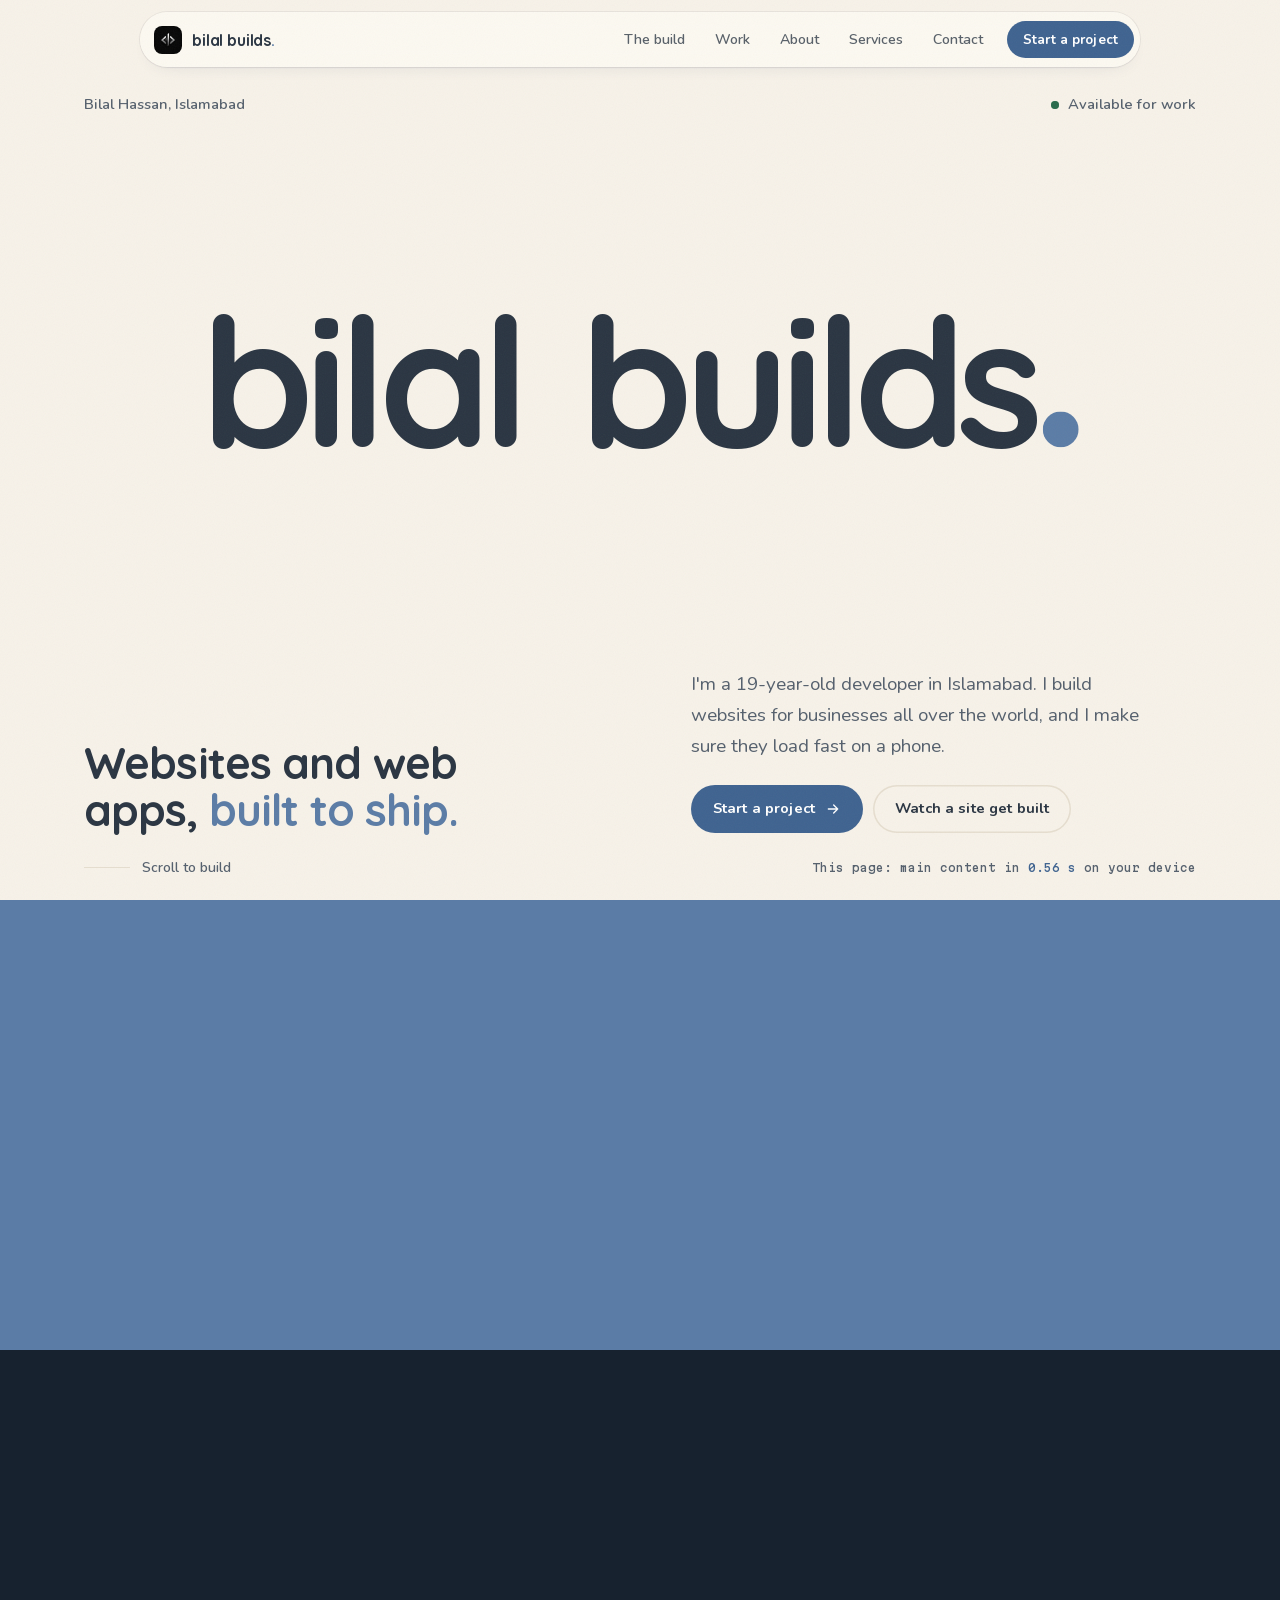
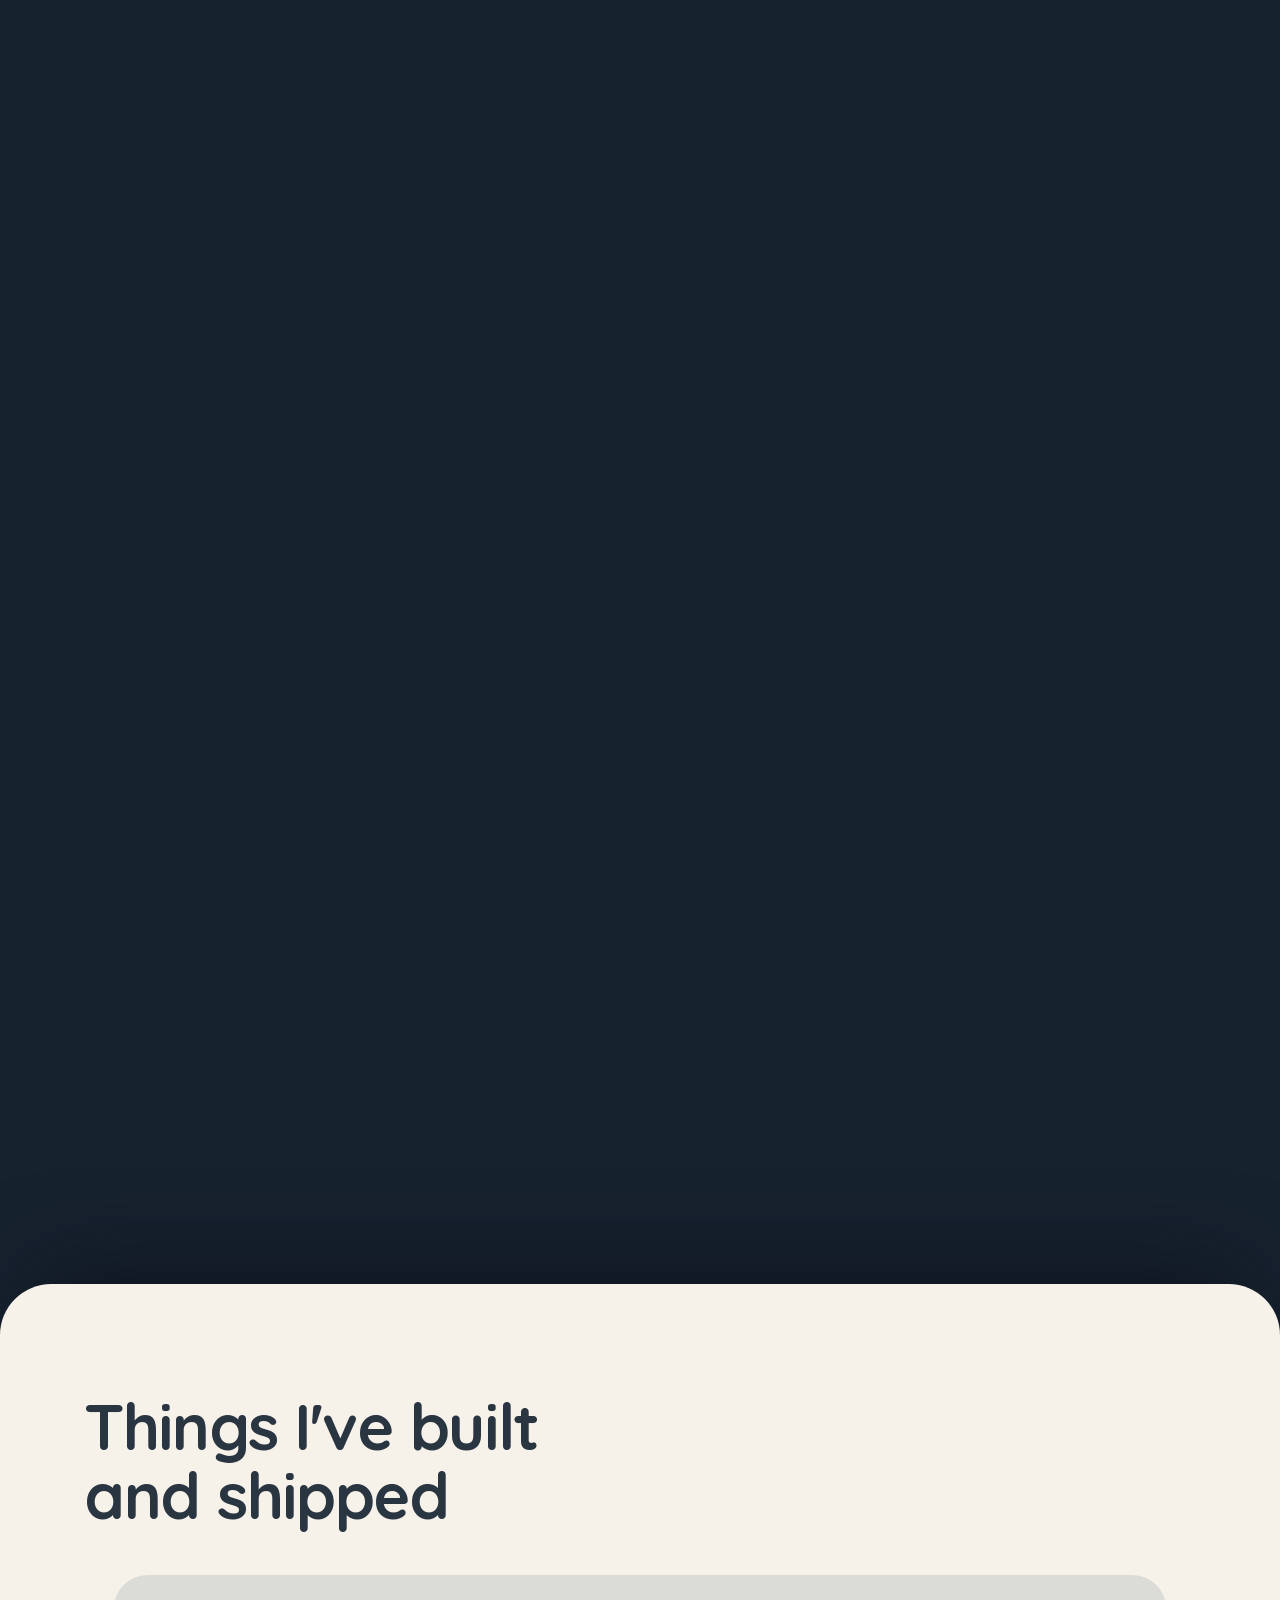
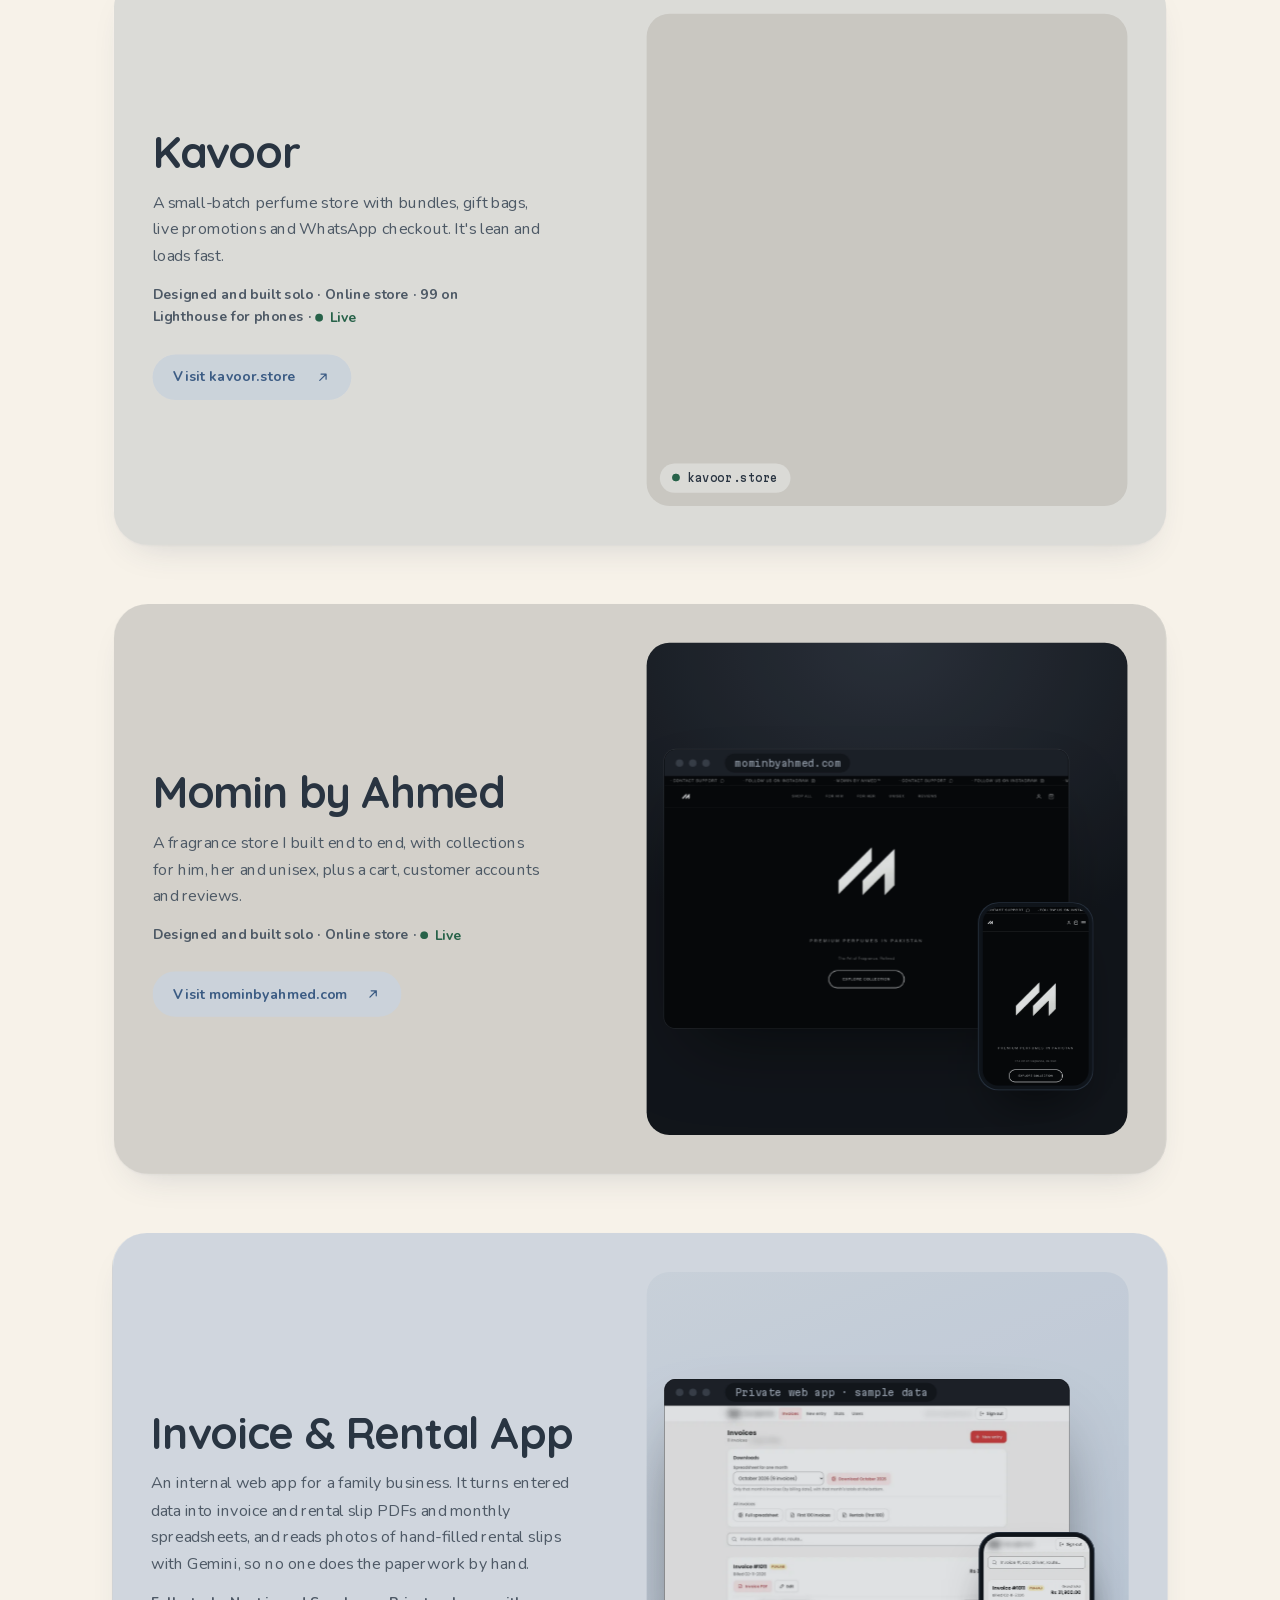
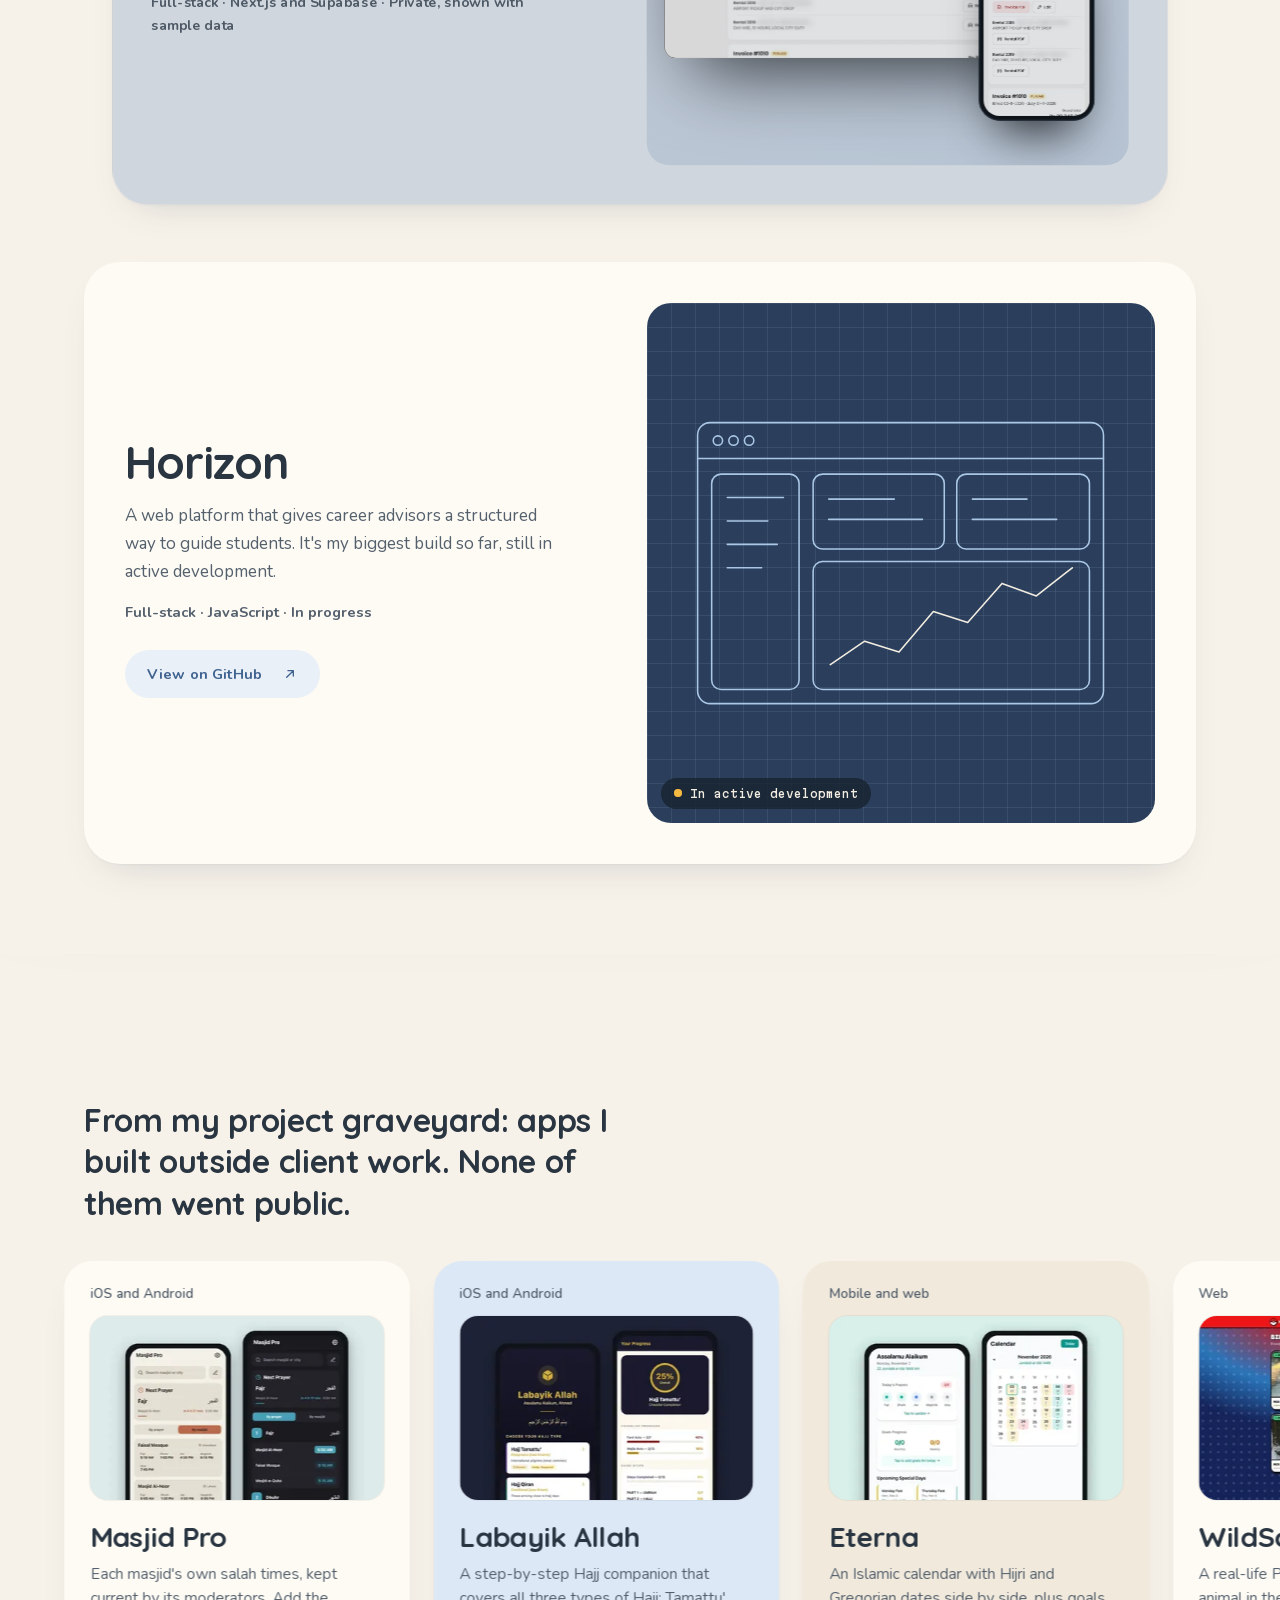
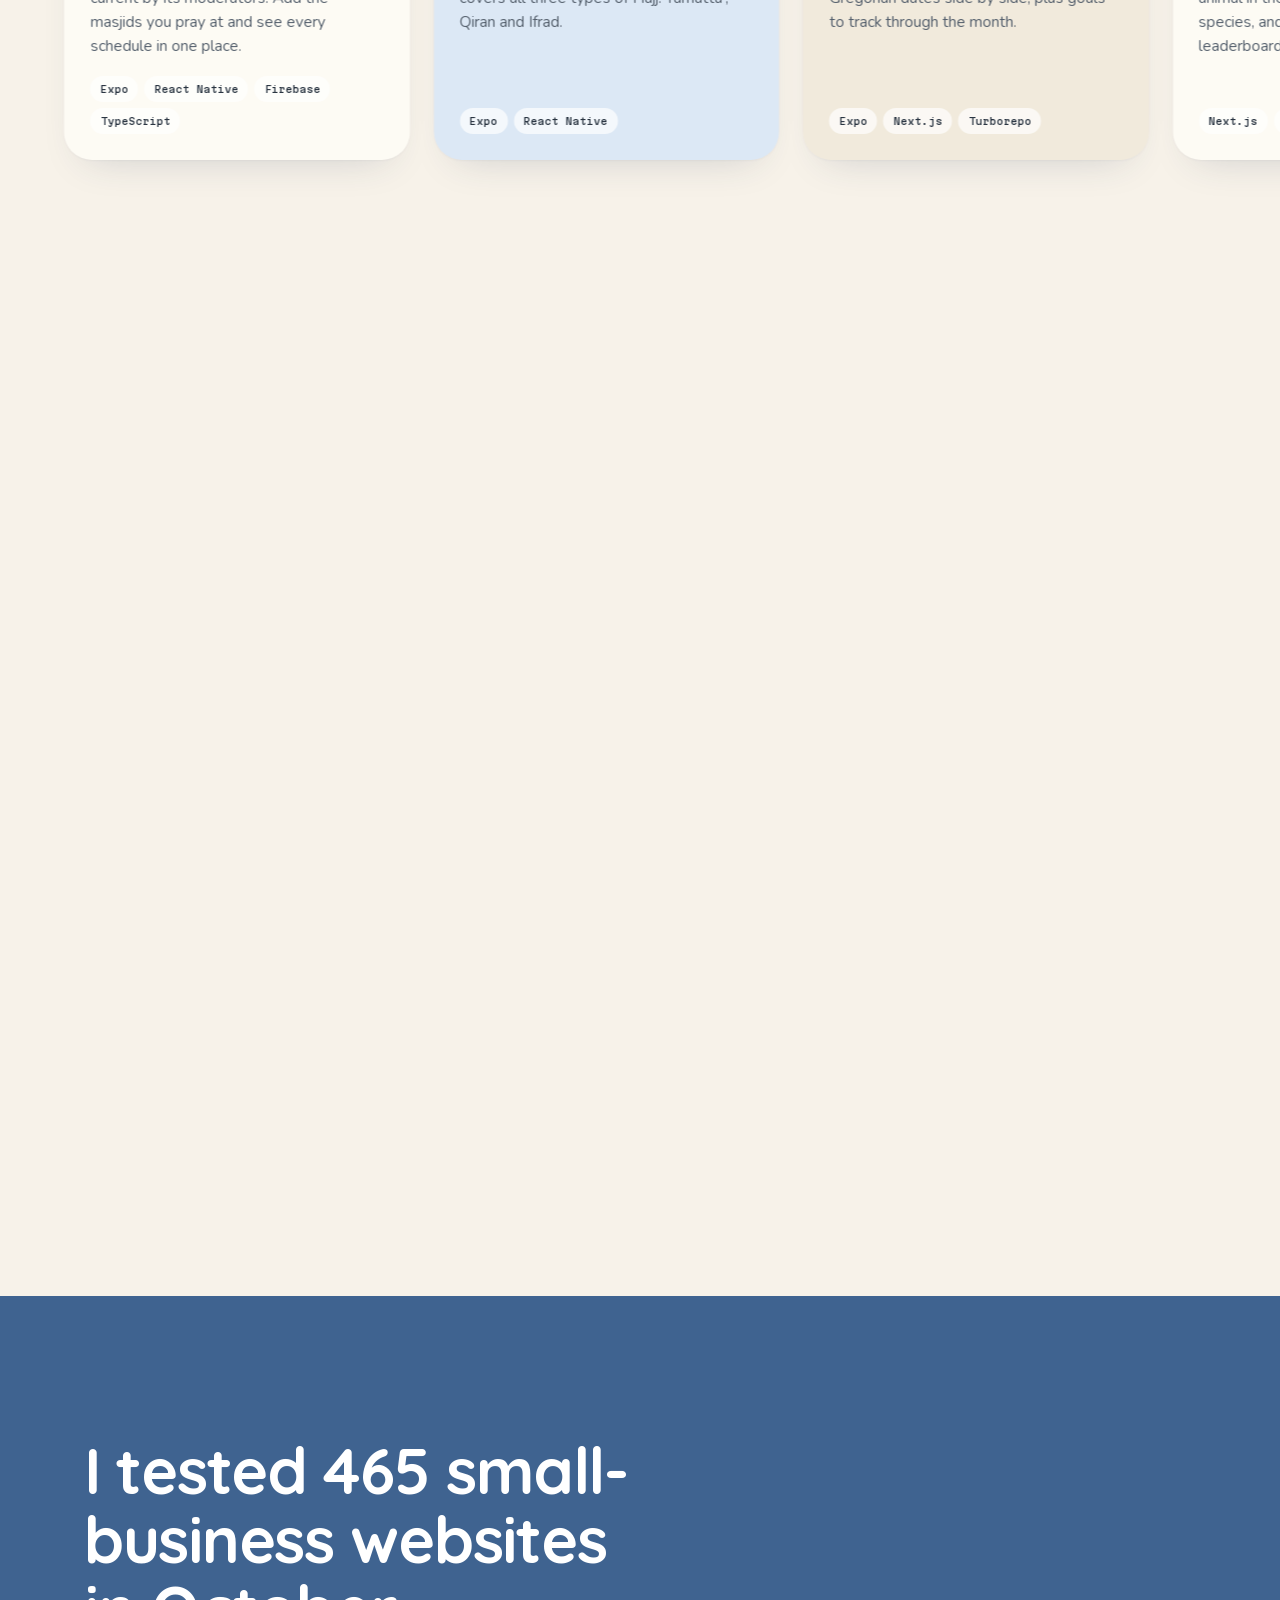
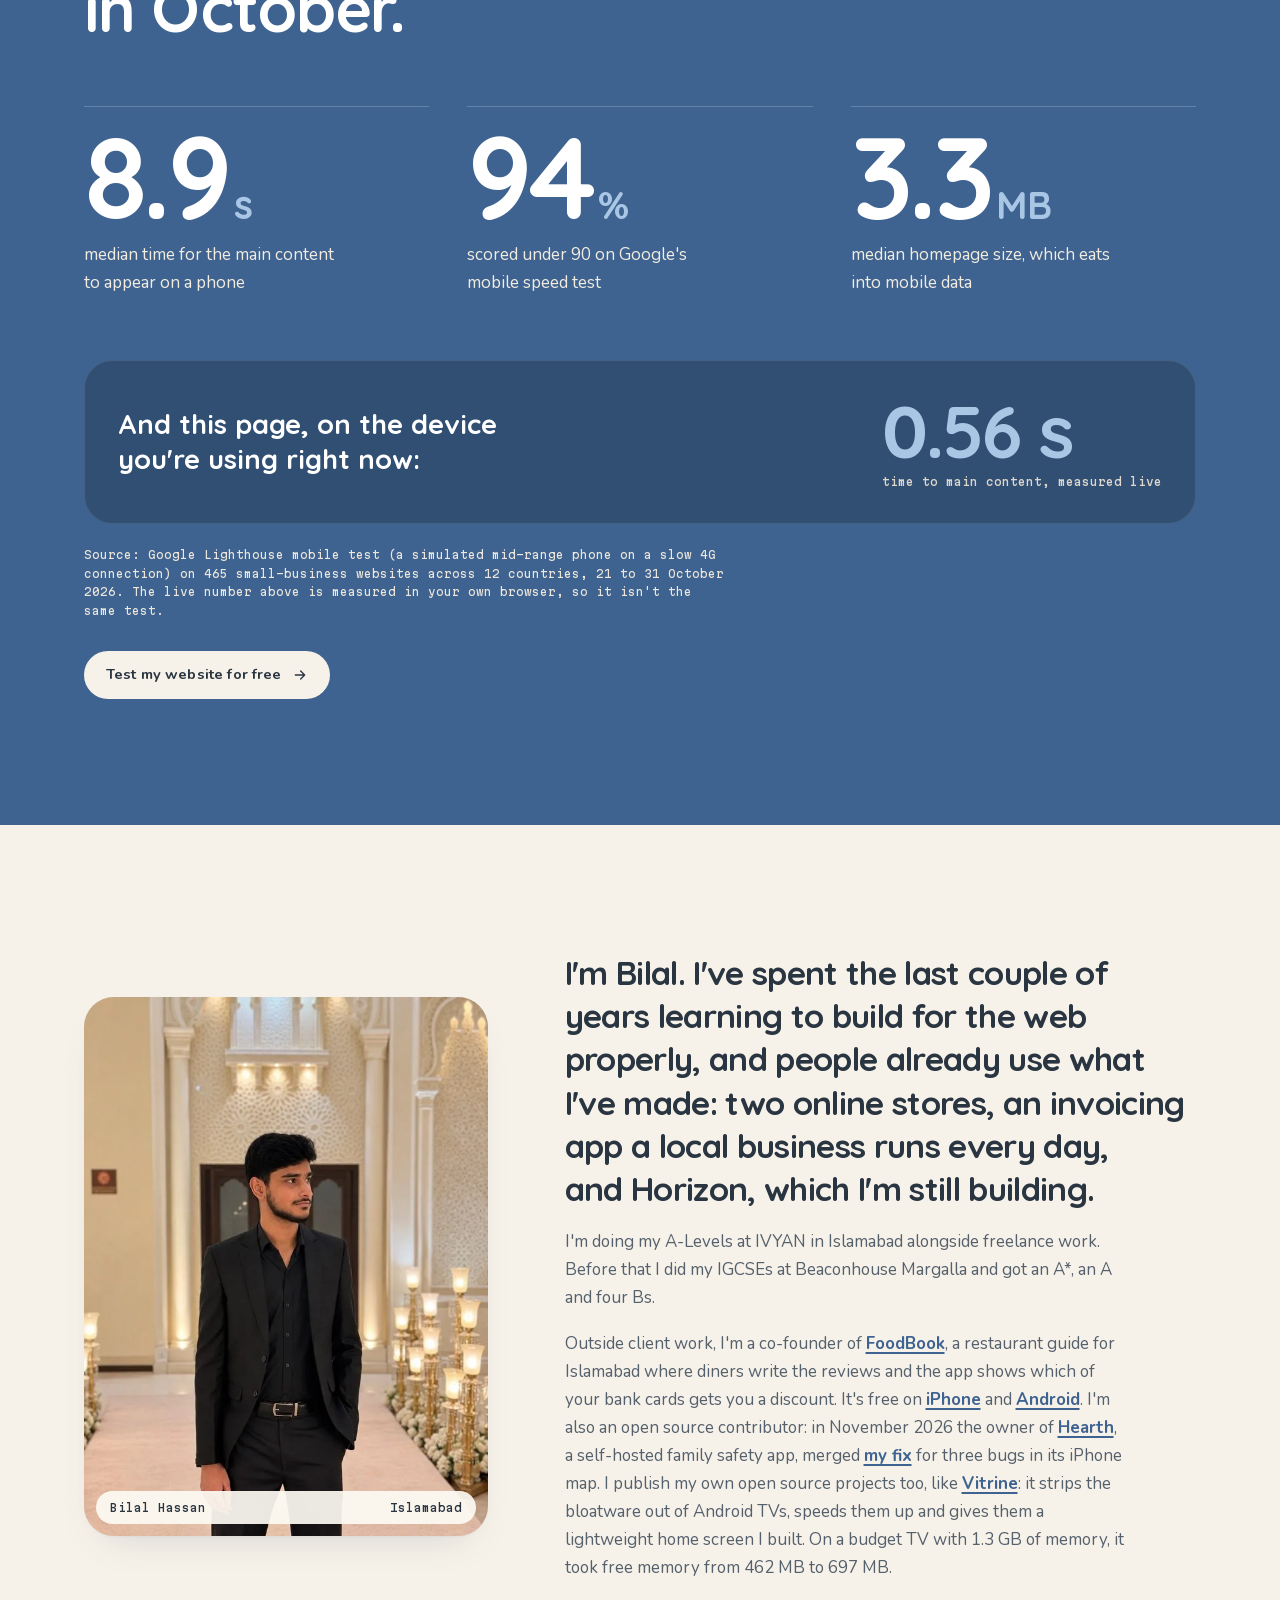
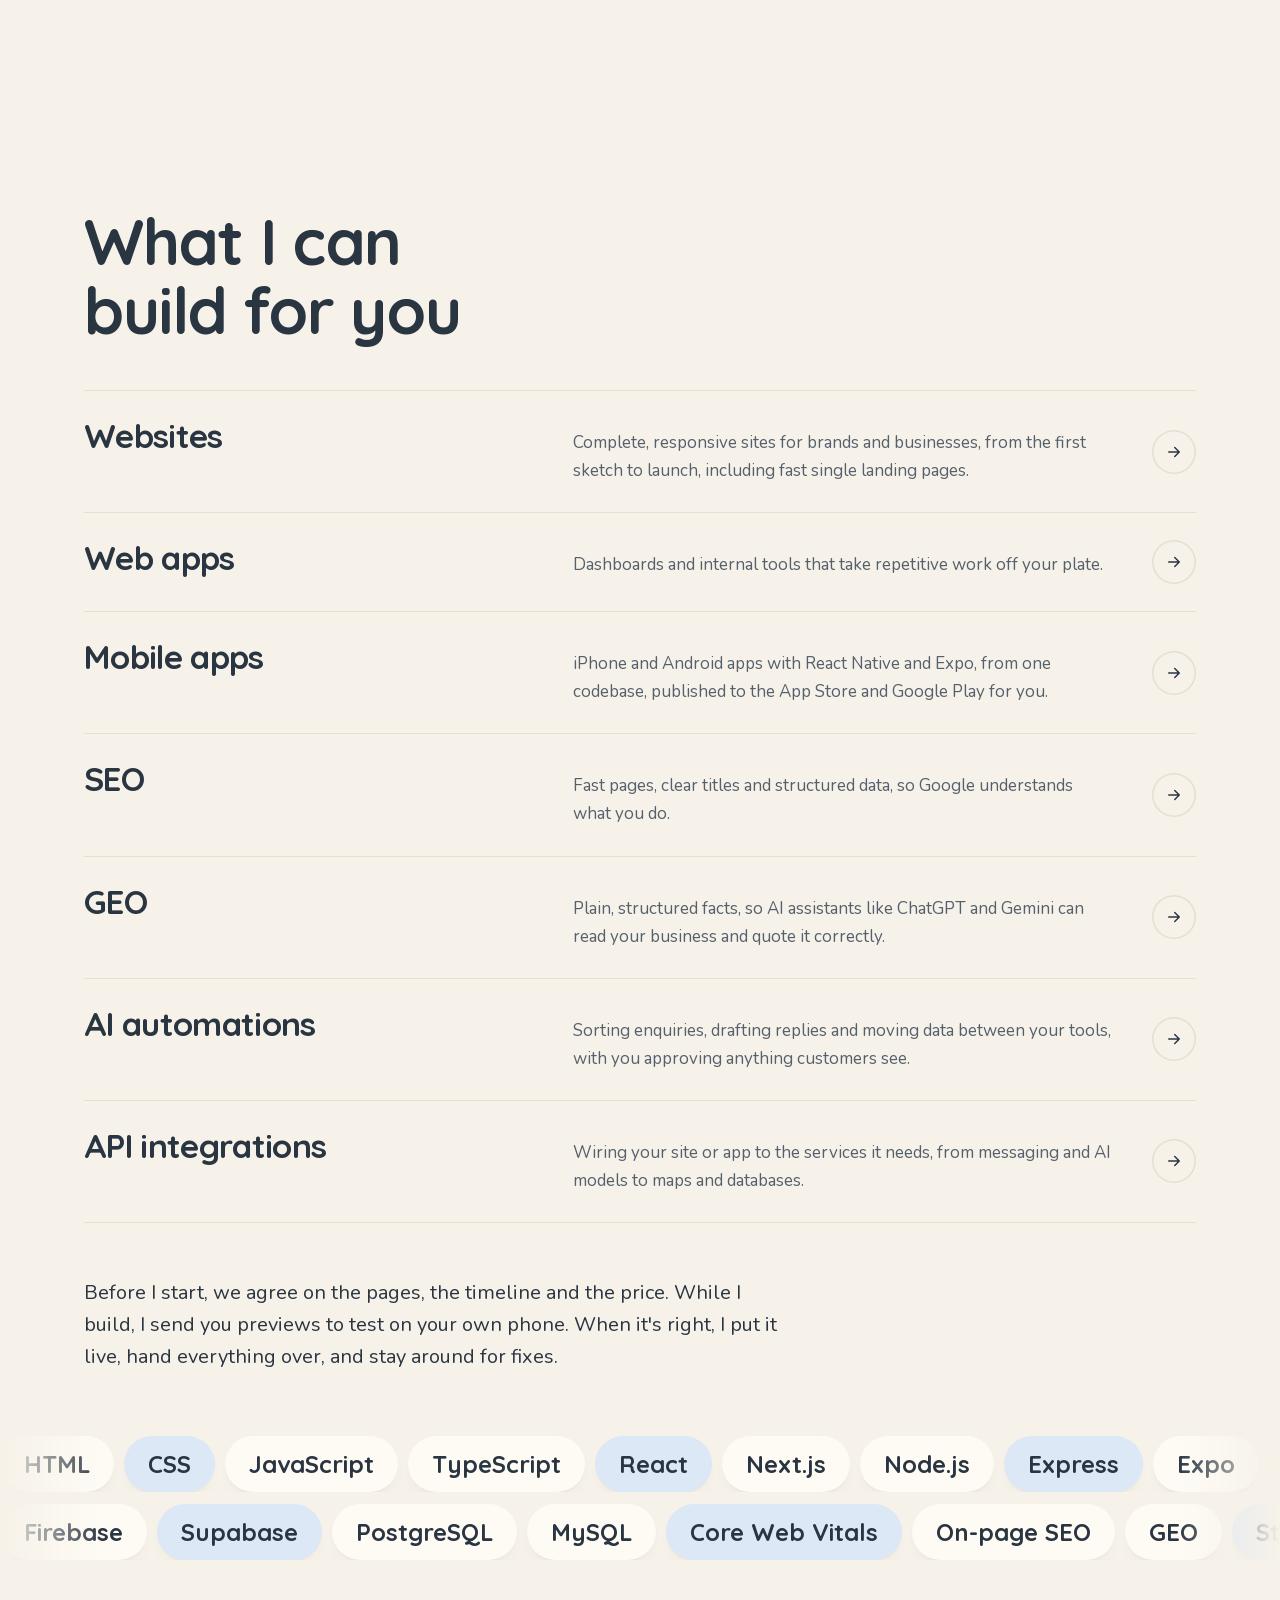
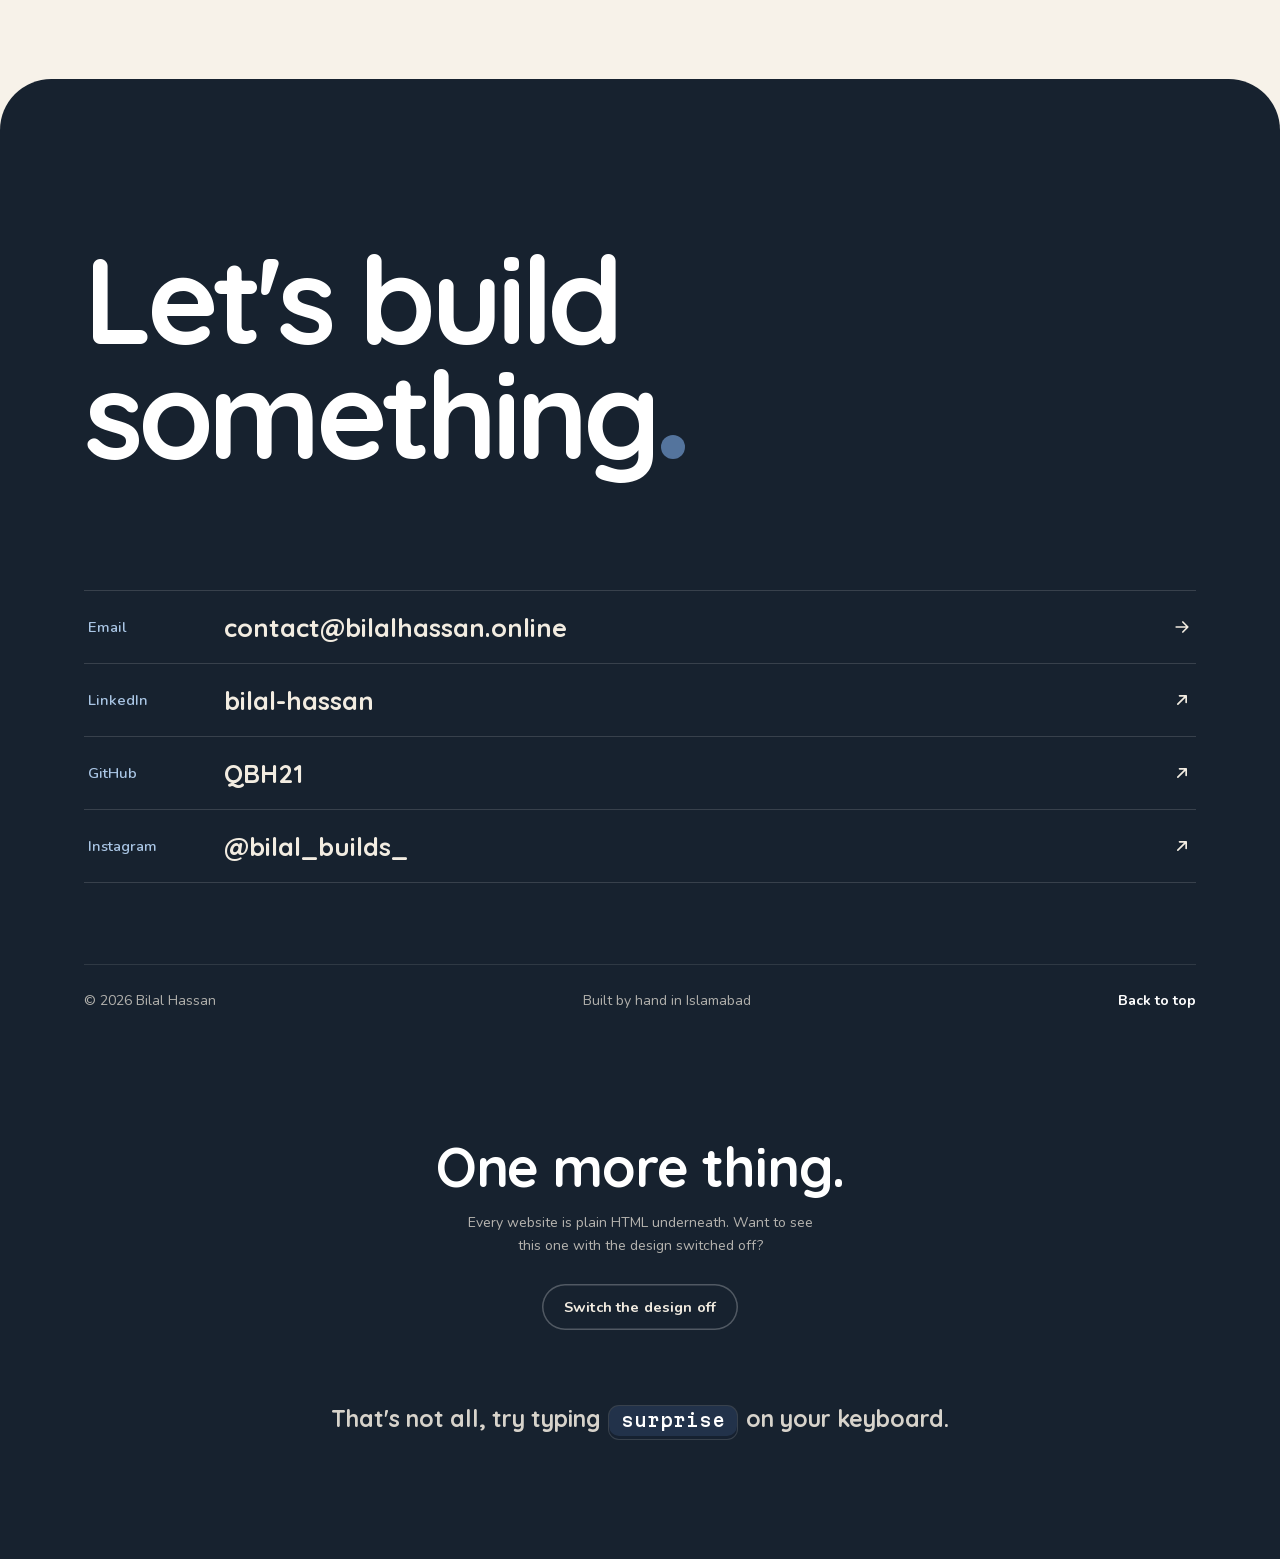
<file: index.html>
<!doctype html>
<html lang="en">
<head>
<meta charset="utf-8" />
<meta name="viewport" content="width=device-width, initial-scale=1, viewport-fit=cover" />
<title>Bilal Hassan · Full-Stack Web Developer &amp; Freelancer</title>
<meta name="description" content="Bilal Hassan (bilal builds), freelance full-stack web developer in Islamabad. Fast, mobile-first websites, online stores and web apps for businesses worldwide." />
<meta name="keywords" content="Bilal Hassan, Bilal, Mr. Hassan, bilal builds, web developer, web dev, dev, freelancer, freelance web developer, full-stack developer, full stack web developer, React developer, Next.js developer, Node developer, front-end developer, e-commerce developer, SEO, GEO, generative engine optimization, Islamabad web developer, Pakistan web developer, hire web developer, best dev, best developer, best web developer, best web developer in Islamabad, best Islamabad based developer, best developer in Islamabad, best freelance developer in Islamabad, best freelance web developer in Pakistan, best full stack developer in Pakistan, best full-stack developer in Islamabad, best website developer in Islamabad, best web designer in Islamabad, best app developer in Islamabad, best mobile app developer in Pakistan, best React developer in Islamabad, best Next.js developer in Pakistan, best SEO expert in Islamabad, best GEO expert, best AI automation developer, best API integration developer, top web developer in Islamabad, top rated web developer in Pakistan, web developer near me, website developer near me" />
<meta name="author" content="Bilal Hassan" />
<meta name="robots" content="index, follow, max-image-preview:large, max-snippet:-1" />
<meta name="theme-color" content="#F7F2E9" />
<link rel="canonical" href="https://bilalhassan.online/" />

<meta property="og:type" content="profile" />
<meta property="og:title" content="Bilal Hassan · Full-Stack Web Developer &amp; Freelancer" />
<meta property="og:description" content="Freelance full-stack web developer building fast, mobile-first websites, stores and web apps. Islamabad, working with businesses worldwide." />
<meta property="og:url" content="https://bilalhassan.online/" />
<meta property="og:site_name" content="bilal builds." />
<meta property="og:image" content="https://bilalhassan.online/assets/og/home.jpg" />
<meta property="og:image:width" content="1200" />
<meta property="og:image:height" content="630" />
<meta property="og:image:alt" content="Bilal Hassan · Full-Stack Web Developer &amp; Freelancer" />
<meta property="og:locale" content="en_US" />
<meta property="profile:first_name" content="Bilal" />
<meta property="profile:last_name" content="Hassan" />
<meta name="twitter:card" content="summary_large_image" />
<meta name="twitter:title" content="Bilal Hassan · Full-Stack Web Developer &amp; Freelancer" />
<meta name="twitter:description" content="Freelance full-stack web developer building fast, mobile-first websites, stores and web apps." />
<meta name="twitter:image" content="https://bilalhassan.online/assets/og/home.jpg" />

<link rel="icon" type="image/svg+xml" href="assets/favicon.svg" />
<link rel="icon" type="image/png" href="assets/favicon.png" />
<link rel="apple-touch-icon" href="assets/logo.png" />

<script type="application/ld+json">
{
  "@context": "https://schema.org",
  "@graph": [
    {
      "@type": "Person",
      "@id": "https://bilalhassan.online/#bilal",
      "name": "Bilal Hassan",
      "alternateName": [
        "Bilal",
        "Mr. Hassan",
        "bilal builds"
      ],
      "givenName": "Bilal",
      "familyName": "Hassan",
      "jobTitle": "Full-Stack Web Developer",
      "description": "Freelance full-stack web developer building fast, mobile-first websites, e-commerce stores and web apps for clients worldwide, a co-founder of FoodBook, and an open source contributor to Hearth.",
      "url": "https://bilalhassan.online/",
      "image": "https://bilalhassan.online/assets/bilal.jpg",
      "email": "contact@bilalhassan.online",
      "birthDate": "2007-10-06",
      "nationality": {
        "@type": "Country",
        "name": "Pakistan"
      },
      "address": {
        "@type": "PostalAddress",
        "addressLocality": "Islamabad",
        "addressCountry": "PK"
      },
      "worksFor": [
        {
          "@type": "Organization",
          "name": "bilal builds"
        },
        {
          "@id": "https://www.food-book.app/#organization"
        }
      ],
      "knowsAbout": [
        "Web development",
        "Full-stack development",
        "Front-end development",
        "React",
        "Next.js",
        "Node.js",
        "Express",
        "TypeScript",
        "JavaScript",
        "React Native",
        "Expo",
        "Firebase",
        "Supabase",
        "SQL",
        "E-commerce development",
        "SEO",
        "Generative Engine Optimization",
        "Web performance",
        "Core Web Vitals"
      ],
      "knowsLanguage": [
        "English",
        "Urdu"
      ],
      "sameAs": [
        "https://www.linkedin.com/in/bilal-hassan-363a15371/",
        "https://github.com/QBH21",
        "https://www.instagram.com/bilal_builds_"
      ],
      "makesOffer": [
        {
          "@type": "Offer",
          "itemOffered": {
            "@type": "Service",
            "@id": "https://bilalhassan.online/services/websites/#service",
            "name": "Website design and development",
            "url": "https://bilalhassan.online/services/websites/"
          }
        },
        {
          "@type": "Offer",
          "itemOffered": {
            "@type": "Service",
            "@id": "https://bilalhassan.online/services/web-apps/#service",
            "name": "Web app development",
            "url": "https://bilalhassan.online/services/web-apps/"
          }
        },
        {
          "@type": "Offer",
          "itemOffered": {
            "@type": "Service",
            "@id": "https://bilalhassan.online/services/mobile-apps/#service",
            "name": "Mobile app development",
            "url": "https://bilalhassan.online/services/mobile-apps/"
          }
        },
        {
          "@type": "Offer",
          "itemOffered": {
            "@type": "Service",
            "@id": "https://bilalhassan.online/services/seo/#service",
            "name": "Search engine optimization (SEO)",
            "url": "https://bilalhassan.online/services/seo/"
          }
        },
        {
          "@type": "Offer",
          "itemOffered": {
            "@type": "Service",
            "@id": "https://bilalhassan.online/services/geo/#service",
            "name": "Generative engine optimization (GEO)",
            "url": "https://bilalhassan.online/services/geo/"
          }
        },
        {
          "@type": "Offer",
          "itemOffered": {
            "@type": "Service",
            "@id": "https://bilalhassan.online/services/ai-automations/#service",
            "name": "AI automation",
            "url": "https://bilalhassan.online/services/ai-automations/"
          }
        },
        {
          "@type": "Offer",
          "itemOffered": {
            "@type": "Service",
            "@id": "https://bilalhassan.online/services/api-integrations/#service",
            "name": "API integration",
            "url": "https://bilalhassan.online/services/api-integrations/"
          }
        }
      ]
    },
    {
      "@type": "WebSite",
      "@id": "https://bilalhassan.online/#website",
      "url": "https://bilalhassan.online/",
      "name": "bilal builds.",
      "alternateName": "Bilal Hassan Portfolio",
      "description": "Portfolio of Bilal Hassan, freelance full-stack web developer in Islamabad.",
      "publisher": {
        "@id": "https://bilalhassan.online/#bilal"
      },
      "inLanguage": "en"
    },
    {
      "@type": "ProfilePage",
      "@id": "https://bilalhassan.online/#profile",
      "url": "https://bilalhassan.online/",
      "name": "Bilal Hassan · Full-Stack Web Developer & Freelancer",
      "isPartOf": {
        "@id": "https://bilalhassan.online/#website"
      },
      "mainEntity": {
        "@id": "https://bilalhassan.online/#bilal"
      },
      "about": {
        "@id": "https://bilalhassan.online/#bilal"
      },
      "inLanguage": "en"
    },
    {
      "@type": "Organization",
      "@id": "https://www.food-book.app/#organization",
      "name": "FoodBook",
      "legalName": "FoodBook Limited",
      "url": "https://www.food-book.app/",
      "description": "A restaurant guide for Islamabad with diner reviews and bank card discounts.",
      "founder": {
        "@id": "https://bilalhassan.online/#bilal"
      }
    }
  ]
}
</script>

<script>
  /* motion is opt-out: reduced-motion users (or ?reduced=1) get the same page with every scene laid out flat */
  (function (d) {
    d.classList.add('js');
    try { if (matchMedia('(prefers-reduced-motion: reduce)').matches || /[?&]reduced=1/.test(location.search)) d.classList.add('reduce'); } catch (e) {}
  })(document.documentElement);
</script>

<link rel="preload" href="assets/fonts/quicksand.woff2" as="font" type="font/woff2" crossorigin />
<link rel="preload" href="assets/fonts/nunito.woff2" as="font" type="font/woff2" crossorigin />
<link rel="preload" href="assets/fonts/martian-mono.woff2" as="font" type="font/woff2" crossorigin />

<style>
  /* ============================================================
     bilal builds. · "The Build"
     Warm chalk paper, pastel blue, one dot. The full stop is the brand:
     it opens the site, it is the cursor, and it is the last button.
     Vanilla HTML/CSS/JS. JS only writes CSS variables; CSS does the drawing.
     ============================================================ */
  /* fonts are self-hosted (SIL Open Font License): no third-party request before the first paint */
  @font-face{font-family:'Martian Mono';font-style:normal;font-weight:400 500;font-display:optional;src:url(assets/fonts/martian-mono.woff2) format('woff2');unicode-range:U+0000-00FF, U+0131, U+0152-0153, U+02BB-02BC, U+02C6, U+02DA, U+02DC, U+0304, U+0308, U+0329, U+2000-206F, U+20AC, U+2122, U+2191, U+2193, U+2212, U+2215, U+FEFF, U+FFFD}
  @font-face{font-family:'Nunito';font-style:normal;font-weight:400 800;font-display:optional;src:url(assets/fonts/nunito.woff2) format('woff2');unicode-range:U+0000-00FF, U+0131, U+0152-0153, U+02BB-02BC, U+02C6, U+02DA, U+02DC, U+0304, U+0308, U+0329, U+2000-206F, U+20AC, U+2122, U+2191, U+2193, U+2212, U+2215, U+FEFF, U+FFFD}
  @font-face{font-family:'Quicksand';font-style:normal;font-weight:500 700;font-display:optional;src:url(assets/fonts/quicksand.woff2) format('woff2');unicode-range:U+0000-00FF, U+0131, U+0152-0153, U+02BB-02BC, U+02C6, U+02DA, U+02DC, U+0304, U+0308, U+0329, U+2000-206F, U+20AC, U+2122, U+2191, U+2193, U+2212, U+2215, U+FEFF, U+FFFD}
  /* fonts are 'optional': used if they arrive in time, otherwise these size-matched stand-ins stay for that visit, so text never jumps */
  @font-face{font-family:'Nunito Fallback';src:local('Arial'),local('Arimo'),local('Liberation Sans'),local('Roboto');size-adjust:101.33%;ascent-override:99.77%;descent-override:34.84%;line-gap-override:0%}
  @font-face{font-family:'Quicksand Fallback';src:local('Arial'),local('Arimo'),local('Liberation Sans'),local('Roboto');size-adjust:110.5%;ascent-override:90.5%;descent-override:22.62%;line-gap-override:0%}

  :root{
    --bg:#F7F2E9; --card:#FDFBF4; --ink:#2A3542; --ink-2:#55606D;
    --blue:#5B7CA6; --blue-deep:#3F6390; --blue-soft:#AAC6E5; --chip:#EAF0F7; --warm:#DCE8F5;
    --hairline:#E6DECF; --green:#286B4B; --night:#17222F; --paper-on-dark:#F2ECE1; --stamp:#B4453A;
    --display:'Quicksand','Quicksand Fallback','Trebuchet MS',sans-serif;
    --font:'Nunito','Nunito Fallback',system-ui,-apple-system,'Segoe UI',sans-serif;
    --mono:'Martian Mono',ui-monospace,'SF Mono',Menlo,monospace;
    --pad:clamp(20px,5vw,72px); --maxw:1240px;
    --ease:cubic-bezier(.22,1,.36,1); --spring:cubic-bezier(.34,1.56,.64,1);
    --shadow:0 1px 2px rgba(40,60,90,.04),0 18px 40px -22px rgba(40,60,90,.22);
    --shadow-sm:0 1px 2px rgba(40,60,90,.04),0 8px 20px -14px rgba(40,60,90,.2);
  }

  *,*::before,*::after{box-sizing:border-box;margin:0;padding:0}
  html{-webkit-text-size-adjust:100%;scroll-behavior:smooth}
  html.reduce{scroll-behavior:auto}
  html.menu-open body{overflow:hidden}
  body{background:var(--bg);color:var(--ink);font:400 17px/1.65 var(--font);-webkit-font-smoothing:antialiased;overflow-x:clip}
  img,svg{display:block;max-width:100%}
  img{height:auto}
  a{color:inherit;text-decoration:none}
  button{font:inherit;color:inherit;background:none;border:0;cursor:pointer}
  a,button{-webkit-tap-highlight-color:transparent;touch-action:manipulation}
  ol,ul{list-style:none}
  h1,h2,h3{font-family:var(--display);font-weight:700;line-height:1.08;letter-spacing:-.02em;text-wrap:balance}
  p{text-wrap:pretty}
  ::selection{background:var(--blue-soft);color:var(--ink)}
  :focus-visible{outline:2.5px solid var(--blue);outline-offset:3px;border-radius:8px}
  /* on the night and blue scenes the ring turns soft blue, so it stays visible (3:1 or more against the section) */
  [data-dark] :focus-visible,.sheet :focus-visible,.nav.dark :focus-visible{outline-color:var(--blue-soft)}
  .menu-open .nav :focus-visible{outline-color:var(--blue)}
  #hero-h:focus{outline:none}

  .wrap{max-width:var(--maxw);margin-inline:auto;padding-inline:var(--pad)}
  .kicker{display:inline-flex;align-items:center;gap:10px;font:500 11px/1.5 var(--mono);letter-spacing:.08em;text-transform:uppercase;color:var(--blue-deep)}
  .blue{color:var(--blue)}
  .sr-only{position:absolute;width:1px;height:1px;padding:0;margin:-1px;overflow:hidden;clip:rect(0 0 0 0);white-space:nowrap;border:0}
  .skip{position:absolute;left:-9999px;top:0;z-index:500;background:var(--ink);color:#fff;font-weight:700;padding:12px 18px;border-radius:0 0 12px 0}
  .skip:focus{left:0}
  .grain{position:fixed;inset:0;z-index:250;pointer-events:none;opacity:.045;
    background-image:url("data:image/svg+xml,%3Csvg xmlns='http://www.w3.org/2000/svg' width='160' height='160'%3E%3Cfilter id='n'%3E%3CfeTurbulence type='fractalNoise' baseFrequency='.9' numOctaves='3' stitchTiles='stitch'/%3E%3C/filter%3E%3Crect width='100%25' height='100%25' filter='url(%23n)'/%3E%3C/svg%3E")}
  /* the pulse is a ring under the dot that grows and fades: transform and opacity only, so it runs off the main thread */
  .live-dot{position:relative;width:8px;height:8px;flex:none}
  .live-dot::before,.live-dot::after{content:"";position:absolute;inset:0;border-radius:50%;background:var(--green)}
  .live-dot::before{background:rgba(47,125,87,.5);animation:livepulse 2.4s ease-out infinite}
  @keyframes livepulse{70%,100%{transform:scale(3);opacity:0}}

  /* ---------- headline reveals: words rise through a mask (JS splits; without JS nothing is hidden) */
  .w{display:inline-block;overflow:hidden;vertical-align:top;padding-bottom:.12em;margin-bottom:-.12em}
  .w > span{display:inline-block;transform:translateY(108%);transition:transform 1s var(--ease);transition-delay:calc(var(--i) * 45ms)}
  .split.in .w > span{transform:none}
  html.js:not(.reduce) .reveal{opacity:0;transform:translateY(22px);transition:opacity .8s var(--ease),transform .9s var(--ease);transition-delay:calc(var(--d,0) * 80ms)}
  html.js:not(.reduce) .reveal.in{opacity:1;transform:none}

  /* ---------- buttons */
  .btn{position:relative;display:inline-flex;align-items:center;gap:10px;font:700 .92rem/1 var(--font);letter-spacing:.01em;padding:16px 22px;border-radius:999px;transition:background .25s,color .25s,box-shadow .25s,transform .35s var(--ease)}
  .btn svg{width:16px;height:16px;stroke:currentColor;stroke-width:2;fill:none;stroke-linecap:round;stroke-linejoin:round;transition:transform .3s var(--ease)}
  .btn:hover svg{transform:translateX(3px)}
  .btn-primary{background:var(--blue-deep);color:#fff}
  .btn-primary:hover{background:var(--ink)}
  .btn-ghost{color:var(--ink);box-shadow:inset 0 0 0 1.5px var(--hairline)}
  .btn-ghost:hover{box-shadow:inset 0 0 0 1.5px var(--blue);color:var(--blue-deep)}
  .btn-soft{background:var(--chip);color:var(--blue-deep)}
  .btn-soft:hover{background:var(--warm)}
  .btn-light{background:var(--bg);color:var(--ink)}
  .btn-light:hover{background:#fff}
  .btn-sm{padding:12px 16px;font-size:.84rem}
  .magnetic{transform:translate(var(--mx,0px),var(--my,0px))}
  .btn:active{transform:translate(var(--mx,0px),var(--my,0px)) scale(.95);transition-duration:.08s}

  /* ---------- nav: one floating pill that turns to night over dark scenes */
  .nav{position:fixed;top:12px;left:0;right:0;z-index:200;display:flex;justify-content:center;padding-inline:12px;pointer-events:none}
  .nav-in{pointer-events:auto;display:flex;align-items:center;gap:4px;width:min(100%,1000px);padding:6px 6px 6px 10px;border-radius:999px;
    background:rgba(253,251,244,.84);-webkit-backdrop-filter:blur(14px) saturate(1.3);backdrop-filter:blur(14px) saturate(1.3);
    box-shadow:0 0 0 1px rgba(42,53,66,.07),var(--shadow-sm);transition:background .45s,color .45s,box-shadow .45s}
  .nav.dark .nav-in{background:rgba(23,34,47,.8);color:var(--paper-on-dark);box-shadow:0 0 0 1px rgba(255,255,255,.08),0 10px 30px -18px rgba(0,0,0,.6)}
  .brand{display:inline-flex;align-items:center;gap:10px;font:700 1rem/1 var(--display);letter-spacing:-.01em;margin-right:auto;padding:4px;border-radius:999px}
  .brand img{width:28px;height:28px;border-radius:8px;background:#0B0B0C}
  .brand .bdot{color:var(--blue)}
  .nav.dark .brand .bdot{color:var(--blue-soft)}
  .nav-links{display:flex;gap:2px}
  .nav-links a{font-weight:600;font-size:.88rem;padding:10px 14px;border-radius:999px;opacity:.78;transition:opacity .2s,background .2s}
  .nav-links a:hover,.nav-links a:focus-visible{opacity:1;background:rgba(91,124,166,.12)}
  .nav.dark .nav-links a:hover{background:rgba(255,255,255,.08)}
  .nav-cta{margin-left:6px}
  .nav.dark .nav-cta{background:var(--paper-on-dark);color:var(--ink)}
  .menu-btn{display:none;font:700 .86rem/1 var(--font);padding:13px 18px;border-radius:999px;background:var(--ink);color:var(--bg)}
  .nav.dark .menu-btn{background:var(--paper-on-dark);color:var(--ink)}
  .sheet{display:none}
  @media (max-width:860px){
    .nav-links,.nav-cta{display:none}
    .menu-btn{display:block}
    .sheet{position:fixed;inset:0;z-index:190;display:flex;flex-direction:column;justify-content:flex-end;padding:110px 26px calc(34px + env(safe-area-inset-bottom));
      background:var(--night);color:var(--paper-on-dark);clip-path:circle(0px at calc(100% - 52px) 38px);visibility:hidden;transition:clip-path .6s var(--ease),visibility 0s .6s}
    .menu-open .sheet{clip-path:circle(150% at calc(100% - 52px) 38px);visibility:visible;transition:clip-path .6s var(--ease)}
    .sheet > a{font:700 clamp(2.3rem,11vw,3.3rem)/1.1 var(--display);letter-spacing:-.02em;color:#fff;padding:10px 0;border-bottom:1px solid rgba(255,255,255,.1);
      opacity:0;transform:translateY(26px);transition:opacity .3s,transform .4s var(--ease)}
    .sheet-foot{display:flex;flex-wrap:wrap;align-items:center;gap:9px;margin-top:26px;font-size:.95rem;font-weight:600;color:rgba(242,236,225,.78);
      opacity:0;transform:translateY(16px);transition:opacity .3s,transform .4s var(--ease)}
    .sheet-foot a{color:#fff;text-decoration:underline;text-underline-offset:3px;text-decoration-color:var(--blue-soft)}
    .menu-open .sheet > a,.menu-open .sheet-foot{opacity:1;transform:none;transition-delay:calc(.14s + var(--i,0) * 55ms)}
    .menu-open .nav .nav-in{background:var(--card);color:var(--ink)}
    .menu-open .nav .menu-btn{background:var(--ink);color:var(--bg)}
  }

  /* ============================================================ HERO · the full stop is a portal */
  /* the hero sits above the build: its pinned stage is opaque paper, the rest of the section is see-through */
  .hero{position:relative;z-index:1}
  .hero .stage{background:var(--bg)}
  .hero .stage.done,.hero .stage.done .portal{visibility:hidden}
  /* its copy is already faded out by then; it stays readable to screen readers and reachable by Tab (focus brings the hero back) */
  .hero .stage.done .hero-top,.hero .stage.done .hero-copy,.hero .stage.done .hero-foot{visibility:visible;pointer-events:none}
  html.js:not(.reduce) .hero{height:150svh}
  .hero .stage{position:relative;min-height:100svh;display:flex;flex-direction:column;padding:96px 0 24px;overflow:hidden}
  html.js:not(.reduce) .hero .stage{position:sticky;top:0;height:100svh}
  .hero .stage > .wrap,.lab .stage > .wrap{width:100%}
  .hero-top{display:flex;justify-content:space-between;align-items:center;gap:12px;flex-wrap:wrap}
  .who,.avail{display:inline-flex;align-items:center;gap:9px;font:600 .92rem/1.2 var(--font);color:var(--ink-2)}
  .wm-box{flex:1 0 auto;display:grid;place-items:center}
  .hero-copy{margin-top:clamp(16px,3svh,32px)}
  .wordmark{position:relative;z-index:1;font:700 clamp(68px,14vw,248px)/.84 var(--display);letter-spacing:-.05em;white-space:nowrap;color:var(--ink);
    padding:0 var(--pad);transform-origin:var(--ox,50%) var(--oy,50%);transform:scale(var(--zs,1));opacity:var(--wmo,1)}
  /* only a GPU layer while it zooms; at rest Chrome redraws it fresh and sharp */
  .wordmark.zooming{will-change:transform}
  .wordmark.gone{visibility:hidden}
  .wm-line{display:inline-block;overflow:hidden;vertical-align:bottom;padding:.08em .03em .05em}
  .wm-line + .wm-line{margin-left:.04em}
  .ch{display:inline-block}
  html.js:not(.reduce) .ch{animation:rise 1s var(--ease) both;animation-delay:calc(var(--i) * 55ms + 120ms)}
  @keyframes rise{from{transform:translateY(115%) rotate(7deg)}}
  .wm-dot{display:inline-block;width:.2em;height:.2em;margin-left:.05em;border-radius:50%;background:var(--blue)}
  html.js:not(.reduce) .wm-dot{visibility:hidden}
  .measuring .wordmark{transform:none !important}
  .hero-copy{display:grid;grid-template-columns:minmax(0,1.1fr) minmax(0,1fr);gap:clamp(18px,4vw,72px);align-items:end}
  .hero h1{font-size:clamp(1.9rem,3.4vw,3.15rem);max-width:15ch}
  .hero h1 .blue{color:var(--blue)}
  .hero .sub{font-size:clamp(1.02rem,1.5vw,1.18rem);color:var(--ink-2);max-width:42ch}
  .cta-row{display:flex;flex-wrap:wrap;gap:10px;margin-top:22px}
  .hero-foot{display:flex;justify-content:space-between;align-items:center;gap:14px;margin-top:clamp(18px,3vh,30px)}
  .scroll-hint{display:inline-flex;align-items:center;gap:12px;font:600 .86rem/1 var(--font);color:var(--ink-2)}
  .scroll-hint i{position:relative;width:46px;height:1.5px;background:var(--hairline);overflow:hidden}
  .scroll-hint i::after{content:"";position:absolute;inset:0;background:var(--blue);transform:translateX(-100%);animation:hint 2.2s var(--ease) infinite}
  @keyframes hint{60%,100%{transform:translateX(100%)}}
  /* the speed line keeps one line of height while it waits for its text, so filling it in moves nothing */
  .speed{min-height:1.5em;font:500 11px/1.5 var(--mono);color:var(--ink-2);text-align:right;opacity:0;transform:translateY(6px);transition:opacity .6s,transform .6s var(--ease)}
  .speed.in{opacity:1;transform:none}
  .speed b{color:var(--blue-deep);font-weight:500}
  .hero-top,.hero-copy,.hero-foot{position:relative;z-index:2;opacity:calc(1 - var(--exit,0));transform:translateY(calc(var(--exit,0) * -24px))}
  html.js:not(.reduce) .hero-copy > *{animation:fadeUp .9s var(--ease) both;animation-delay:calc(.55s + var(--d,0) * 90ms)}
  @keyframes fadeUp{from{transform:translateY(18px)}}
  .portal{position:absolute;inset:0;z-index:3;pointer-events:none;background:var(--blue);visibility:hidden;
    clip-path:circle(var(--pr,0px) at var(--pcx,50%) var(--pcy,50%));transform-origin:var(--pcx,50%) var(--pcy,50%)}
  /* the dot pops in by scaling the whole layer around its centre (a transform, so it runs off the main thread) */
  html.fonts-ok .portal{visibility:visible;animation:pin .9s var(--spring) .95s backwards}
  @keyframes pin{from{transform:scale(0)}}
  html:not(.js) .portal,html.reduce .portal{display:none}
  /* easter egg: the period in the headline is a button */
  .shipdot{display:inline;font:inherit;color:inherit;padding:0;line-height:inherit;cursor:pointer;transition:color .2s}
  .shipdot:hover{color:var(--blue-deep)}
  .shipdot.pop{display:inline-block;animation:dotpop .55s var(--ease)}
  @keyframes dotpop{25%{transform:scale(1.9) rotate(-10deg)}55%{transform:scale(.85) rotate(6deg)}}
  .egg-toast{position:fixed;left:50%;bottom:26px;z-index:420;max-width:88vw;padding:13px 20px;border-radius:999px;background:var(--ink);color:var(--bg);font-weight:700;font-size:.95rem;text-align:center;box-shadow:var(--shadow);
    opacity:0;pointer-events:none;transform:translate(-50%,18px);transition:opacity .3s var(--ease),transform .3s var(--ease)}
  .egg-toast.show{opacity:1;transform:translate(-50%,0)}
  .egg-bit{position:fixed;z-index:419;width:9px;height:9px;border-radius:2px;pointer-events:none}
  @media (max-width:720px){
    /* sized by width and by height, so it fits phones whose browser bars leave a short screen */
    .wordmark{font-size:min(25vw,12svh);white-space:normal;justify-self:start}
    .wm-line{display:block}
    .wm-line + .wm-line{margin-left:0}
    .hero .stage{padding:84px 0 18px}
    .hero-copy{grid-template-columns:1fr;gap:12px}
    .hero h1{font-size:clamp(1.65rem,min(7.6vw,4.2svh),2.2rem)}
    .hero .sub{font-size:1rem;line-height:1.55}
    .cta-row{margin-top:16px}
    .hero .btn{padding:14px 20px}
    .hero-foot{flex-direction:column;align-items:flex-start;gap:10px}
    .speed{display:none}
  }
  @media (max-width:720px) and (max-height:600px){
    .hero .stage{padding-top:76px}
    .hero-foot{display:none}
  }

  /* ============================================================ THE BUILD · a phone builds Kavoor while you scroll */
  .build{position:relative;z-index:0;background:var(--night);color:var(--paper-on-dark)}
  /* tucked under the hero's last screen: it pins the moment the zoom lands on solid blue,
     the hero hides, and the build is already there. No dead scroll. */
  html.js:not(.reduce) .build{height:640svh;margin-top:-100svh}
  .build .stage{position:relative;min-height:100svh;display:grid;grid-template-columns:minmax(0,470px) auto;justify-content:center;align-items:center;
    column-gap:clamp(36px,8vw,140px);padding:100px var(--pad) 48px;overflow:hidden}
  html.js:not(.reduce) .build .stage{position:sticky;top:0;height:100svh;background:color-mix(in oklab,var(--blue) calc((1 - var(--dim,0)) * 100%),var(--night))}
  .build-copy{opacity:var(--in,1);transform:translateY(calc((1 - var(--in,1)) * 28px))}
  .build-copy .kicker{color:var(--blue-soft)}
  .build h2{font-size:clamp(2rem,4vw,3.5rem);margin-top:14px;color:#fff}
  .build-lede{margin-top:16px;color:rgba(242,236,225,.8);max-width:40ch}
  .stages-box{position:relative;margin-top:30px;padding-left:24px}
  .stages{display:grid;gap:2px}
  .rail{position:absolute;left:0;top:8px;bottom:8px;width:2px;border-radius:2px;background:rgba(255,255,255,.14);overflow:hidden}
  .rail::after{content:"";position:absolute;inset:0;background:var(--blue-soft);transform-origin:top;transform:scaleY(var(--rail,0))}
  .stages li{display:grid;grid-template-columns:38px 1fr;align-items:baseline}
  .stages .sn{font:500 11px/1 var(--mono);color:var(--blue-soft);opacity:.66;transition:opacity .4s}
  .stages .st{font:700 1.18rem/1.7 var(--display);color:#fff;opacity:.4;transition:opacity .4s}
  .stages .sd{grid-column:2;font-size:.94rem;line-height:1.55;color:rgba(242,236,225,.78);max-height:0;opacity:0;overflow:hidden;
    transition:max-height .5s var(--ease),opacity .35s,margin .5s var(--ease)}
  .stages .sd a{color:#fff;text-decoration:underline;text-underline-offset:3px;text-decoration-color:var(--blue-soft)}
  .stages li.done .st{opacity:.66}
  .stages li.on .st,.stages li.on .sn{opacity:1}
  .stages li.on .sd{max-height:7em;opacity:1;visibility:visible;margin:2px 0 12px}
  html.reduce .stages .st,html.reduce .stages .sn,html:not(.js) .stages .st,html:not(.js) .stages .sn{opacity:1}
  html.reduce .stages .sd,html:not(.js) .stages .sd{max-height:none;opacity:1;visibility:visible;margin:2px 0 12px}
  .build-note{position:absolute;left:var(--pad);bottom:18px;max-width:52ch;font:400 10px/1.5 var(--mono);color:rgba(242,236,225,.55);opacity:var(--in,1)}
  .phone-wrap{display:grid;justify-items:center;gap:16px;opacity:var(--in,1);transform:translateY(calc((1 - var(--in,1)) * 80px))}
  .phone{--sw:min(320px,calc((100svh - 210px) * .589));padding:9px;border-radius:46px;background:#0B1119;
    box-shadow:inset 0 0 0 1.5px #2A3A50,0 0 0 1px rgba(0,0,0,.35),0 70px 120px -50px rgba(0,0,0,.75)}
  .screen{position:relative;width:var(--sw);aspect-ratio:390/662;border-radius:37px;overflow:hidden;background:#fff;isolation:isolate}
  .layer{position:absolute;left:0;top:0;width:390px;height:662px;overflow:hidden;background:#fff;transform:scale(var(--k,.8));transform-origin:0 0}
  .layer.over{clip-path:inset(0 0 calc((1 - var(--wipe,0)) * 100%) 0)}
  .scan{position:absolute;left:0;right:0;top:calc(var(--wipe,0) * 100%);z-index:4;height:2px;margin-top:-1px;pointer-events:none;
    background:#D6E6F7;box-shadow:0 0 14px 3px rgba(170,198,229,.9);opacity:calc(min(var(--wipe,0),1 - var(--wipe,0)) * 14)}
  .fallback{display:none;width:100%;height:100%;object-fit:cover;object-position:top}
  html:not(.js) .fallback{display:block}
  .live-url{display:inline-flex;align-items:center;gap:9px;font:500 12px/1 var(--mono);color:var(--paper-on-dark);padding:10px 15px;border-radius:999px;
    background:rgba(255,255,255,.07);box-shadow:inset 0 0 0 1px rgba(255,255,255,.14);opacity:0;transform:translateY(8px);transition:opacity .45s,transform .45s var(--ease)}
  .stage[data-active="6"] .live-url,html.reduce .live-url,html:not(.js) .live-url{opacity:1;transform:none}
  .gauge{position:absolute;left:50%;top:50%;z-index:5;width:72%;padding:22px 14px 18px;border-radius:22px;background:rgba(255,255,255,.97);color:#1E2733;text-align:center;
    display:grid;justify-items:center;gap:4px;box-shadow:0 30px 60px -24px rgba(0,0,0,.5);pointer-events:none;
    opacity:0;transform:translate(-50%,-44%) scale(.94);transition:opacity .4s,transform .5s var(--ease)}
  .stage[data-active="5"] .gauge{opacity:1;transform:translate(-50%,-50%)}
  .g-ring{position:relative;width:62%;aspect-ratio:1}
  .g-ring svg{width:100%;height:100%;transform:rotate(-90deg)}
  .g-track{fill:#E8F7EE;stroke:none}
  .g-val{fill:none;stroke:#0CCE6B;stroke-width:8;stroke-linecap:round;stroke-dasharray:100;stroke-dashoffset:calc(100 - var(--g,0))}
  .g-num{position:absolute;inset:0;display:grid;place-items:center;font:800 calc(var(--sw) * .13)/1 var(--font);color:#0A8A47}
  .g-lab{font:700 calc(var(--sw) * .055)/1.2 var(--font);margin-top:6px}
  .g-cap{font:500 calc(var(--sw) * .034)/1.3 var(--mono);color:#646E7B}
  @media (max-width:860px){
    .build .stage{grid-template-columns:1fr;align-content:start;justify-items:center;row-gap:16px;padding:86px var(--pad) 20px}
    .build-copy{width:100%}
    .build h2{font-size:clamp(1.55rem,6.4vw,2.1rem);margin-top:8px}
    .build-lede{font-size:.95rem;margin-top:8px}
    html.js:not(.reduce) .stage:not([data-active="0"]) .build-lede,html.js:not(.reduce) .stages li:not(.on){position:absolute;width:1px;height:1px;margin:-1px;overflow:hidden;clip:rect(0 0 0 0);white-space:nowrap}
    .stages-box{margin-top:14px;padding:14px 0 0}
    .rail{top:0;left:0;right:0;bottom:auto;width:auto;height:2px}
    .rail::after{transform-origin:left;transform:scaleX(var(--rail,0))}
    .phone{--sw:min(58vw,calc((100svh - 340px) * .589))}
    .build-note{display:none}
  }

  /* ----- the mock site inside the phone. One DOM, six skins. ----- */
  .layer[data-stage="0"] > *{display:none}
  .layer[data-stage="0"]::before{content:"";position:absolute;left:22px;top:26px;width:3px;height:30px;border-radius:2px;background:#2A3542;animation:blink 1.1s steps(1) infinite}
  .layer[data-stage="0"]::after{content:"index.html  ·  0 lines";position:absolute;left:22px;bottom:26px;font:500 13px/1 var(--mono);color:#9AA3AF;white-space:pre}
  @keyframes blink{50%{opacity:0}}
  .m-real{display:none;position:absolute;inset:0;width:100%;height:100%;object-fit:cover;object-position:top}
  .layer[data-stage="6"] .m{display:none}
  .layer[data-stage="6"] .m-real{display:block}
  /* 1 · structure: nothing but the browser's own defaults */
  .layer[data-stage="1"] .m,.layer[data-stage="1"] .m *{all:revert}
  .layer[data-stage="1"] .m{display:block;padding:8px;font:16px/normal "Times New Roman",Times,serif;color:#000}
  /* the mock logo is a <p> so the page keeps one h1; in the raw-HTML frame it wears the browser's default h1 look */
  .layer[data-stage="1"] .m-logo{font-size:2em;font-weight:bold;margin-block:.67em}
  /* 2 to 5 share one layout */
  .layer[data-laid] .m{position:absolute;inset:0;display:flex;flex-direction:column;overflow:hidden}
  .layer[data-laid] .m-bar{position:relative;flex:none;height:30px;display:flex;align-items:center;overflow:hidden;white-space:nowrap}
  .layer[data-laid] .m-track{display:flex;flex:none}
  .layer[data-laid] .m-track span{padding:0 24px}
  .layer[data-laid] .m-head{position:absolute;top:30px;left:0;right:0;z-index:2;height:54px;display:flex;align-items:center;justify-content:space-between;padding:0 16px}
  .layer[data-laid] .m-logo{position:absolute;width:1px;height:1px;overflow:hidden;clip:rect(0 0 0 0)}
  .layer[data-laid] .m-tools{display:flex;gap:16px}
  .layer[data-laid] .m-ico{position:relative;display:block;width:22px;height:22px;font-size:0;color:transparent}
  .layer[data-laid] .m-hero{position:relative;flex:1;overflow:hidden}
  .layer[data-laid] .m-hero img{position:absolute;inset:0;width:100%;height:100%;object-fit:cover;object-position:50% 45%}
  .layer[data-laid] .m-cta{position:absolute;left:20px;right:20px;bottom:30px;z-index:2;display:grid;gap:12px}
  .layer[data-laid] .m-btn{display:block;width:100%;height:46px;font:700 11px/1 var(--font);letter-spacing:.24em;text-transform:uppercase;border:0;border-radius:0}
  .layer[data-laid] .m-wa{position:absolute;right:12px;bottom:8px;z-index:3;width:50px;height:50px;border-radius:50%;font-size:0;color:transparent}
  .layer[data-laid] .m-tap{display:none}
  /* 2 · layout: a wireframe on blueprint paper */
  .layer[data-stage="2"]{background-color:#F3F6FA;background-image:linear-gradient(rgba(91,124,166,.13) 1px,transparent 1px),linear-gradient(90deg,rgba(91,124,166,.13) 1px,transparent 1px);background-size:22px 22px}
  .layer[data-stage="2"] .m{font-family:var(--mono);color:var(--blue-deep)}
  .layer[data-stage="2"] .m-bar{font:500 9px/1 var(--mono);letter-spacing:.1em;text-transform:uppercase;color:var(--blue)}
  .layer[data-stage="2"] [data-wf]{outline:1.5px dashed rgba(63,99,144,.7);outline-offset:-4px}
  .layer[data-stage="2"] [data-wf]::after{content:attr(data-wf);position:absolute;left:8px;top:7px;z-index:5;font:500 9px/1.5 var(--mono);color:#fff;background:var(--blue);padding:1px 6px;border-radius:4px}
  .layer[data-stage="2"] .m-head::after{left:50%;top:18px;transform:translateX(-50%)}
  .layer[data-stage="2"] .m-ico{outline:1.5px solid rgba(63,99,144,.6);border-radius:5px}
  .layer[data-stage="2"] .m-hero{background:linear-gradient(to top right,transparent calc(50% - 1px),rgba(63,99,144,.35) 50%,transparent calc(50% + 1px)),
    linear-gradient(to bottom right,transparent calc(50% - 1px),rgba(63,99,144,.35) 50%,transparent calc(50% + 1px))}
  .layer[data-stage="2"] .m-hero img{opacity:0}
  .layer[data-stage="2"] .m-btn{background:rgba(255,255,255,.75);outline:1.5px solid rgba(63,99,144,.7);font:500 9px/1 var(--mono);letter-spacing:.06em;color:var(--blue-deep)}
  .layer[data-stage="2"] .m-wa{background:rgba(255,255,255,.75)}
  .layer[data-stage="2"] .m-wa::after{left:auto;right:56px;top:16px}
  /* 3 · style: Kavoor's look */
  .layer[data-skin] .m{background:#E9E5DE;color:#151515;font-family:var(--font)}
  .layer[data-skin] .m-bar{background:#000;color:#fff;font:700 10px/1 var(--font);letter-spacing:.26em;text-transform:uppercase}
  .layer[data-skin] .m-menu::before{content:"";position:absolute;left:1px;top:10px;width:20px;height:2px;border-radius:2px;background:#151515;box-shadow:0 -6px 0 #151515,0 6px 0 #151515}
  .layer[data-skin] .m-search::before{content:"";position:absolute;left:2px;top:2px;width:14px;height:14px;border:2px solid #151515;border-radius:50%}
  .layer[data-skin] .m-search::after{content:"";position:absolute;left:16px;top:14px;width:2px;height:7px;border-radius:2px;background:#151515;transform:rotate(-45deg)}
  .layer[data-skin] .m-bag::before{content:"";position:absolute;left:3px;top:7px;width:16px;height:14px;border:2px solid #151515;border-radius:2px 2px 4px 4px}
  .layer[data-skin] .m-bag::after{content:"";position:absolute;left:7px;top:2px;width:8px;height:7px;border:2px solid #151515;border-bottom:0;border-radius:6px 6px 0 0}
  .layer[data-skin] .m-btn{background:#0B0B0B;color:#fff}
  .layer[data-skin] .m-btn-2{background:transparent;box-shadow:inset 0 0 0 1px rgba(255,255,255,.85)}
  .layer[data-skin] .m-wa{background:#25D366;box-shadow:0 8px 18px -6px rgba(0,0,0,.45)}
  .layer[data-skin] .m-wa::before{content:"";position:absolute;left:13px;top:12px;width:24px;height:24px;border:2.5px solid #fff;border-radius:50%}
  .layer[data-skin] .m-wa::after{content:"";position:absolute;left:11px;top:31px;width:9px;height:8px;background:#fff;clip-path:polygon(0 100%,35% 0,100% 30%)}
  /* 4 · motion: it starts to feel alive */
  .layer[data-motion] .m-track{animation:mq 10s linear infinite}
  .layer[data-motion] .m-hero img{animation:kb 10s ease-in-out infinite alternate}
  .layer[data-motion] .m-btn:first-of-type{animation:press 3.4s ease-in-out infinite}
  .layer[data-motion] .m-tap{display:block;position:absolute;left:64%;top:23px;width:46px;height:46px;margin:-23px 0 0 -23px;border-radius:50%;background:rgba(255,255,255,.6);pointer-events:none;animation:tap 3.4s ease-out infinite}
  .layer[data-motion] .m-wa{animation:wa 2.6s ease-out infinite}
  @keyframes mq{to{transform:translateX(-50%)}}
  @keyframes kb{to{transform:scale(1.08) translate(-1%,-1.5%)}}
  @keyframes press{0%,60%,74%,100%{transform:none}66%{transform:scale(.965)}}
  @keyframes tap{0%,58%{transform:scale(.25);opacity:0}64%{opacity:.95}100%{transform:scale(2.4);opacity:0}}
  @keyframes wa{0%{box-shadow:0 0 0 0 rgba(37,211,102,.55),0 8px 18px -6px rgba(0,0,0,.45)}80%,100%{box-shadow:0 0 0 16px rgba(37,211,102,0),0 8px 18px -6px rgba(0,0,0,.45)}}

  /* ============================================================ WORK · a paper sheet slides over the night */
  .work{position:relative;z-index:2;background:var(--bg);padding:clamp(90px,12vh,140px) 0 clamp(70px,10vh,120px)}
  html.js:not(.reduce) .work{margin-top:-14svh;border-radius:clamp(28px,4vw,52px) clamp(28px,4vw,52px) 0 0;box-shadow:0 -50px 90px -40px rgba(5,10,18,.6)}
  .sec-h{font-size:clamp(2.1rem,5vw,4.2rem);max-width:16ch;margin-bottom:clamp(30px,5vh,56px)}
  .wstack{display:grid;gap:clamp(18px,3vh,28px)}
  .wcard{position:relative}
  html.js:not(.reduce) .wcard{position:sticky;top:calc(88px + var(--i,0) * 16px)}
  .wcard-in{position:relative;display:grid;grid-template-columns:minmax(0,1fr) minmax(0,1.08fr);gap:clamp(20px,4vw,56px);align-items:center;
    min-height:min(600px,calc(100svh - 130px));padding:clamp(22px,3.2vw,46px);border-radius:clamp(24px,3vw,36px);background:var(--card);box-shadow:var(--shadow);
    transform-origin:50% 0;transform:scale(calc(1 - var(--cov,0) * .055))}
  .wcard-in::after{content:"";position:absolute;inset:0;border-radius:inherit;background:var(--ink);opacity:calc(var(--cov,0) * .16);pointer-events:none}
  .wcard:nth-child(2) .wcard-in{background:#F3EEE4}
  .wcard:nth-child(3) .wcard-in{background:#EEF3F9}
  .wtext h3{font-size:clamp(1.9rem,3.6vw,3rem);margin-top:10px}
  .wtext p{margin-top:14px;color:var(--ink-2);max-width:44ch}
  .wmeta{margin-top:18px;font-size:.92rem;font-weight:700;color:var(--ink-2)}
  .st-live{display:inline-flex;align-items:center;gap:7px;color:var(--green)}
  .wlink{margin-top:26px}
  .wmedia{position:relative;height:min(520px,calc(100svh - 230px));min-height:280px;border-radius:24px;overflow:hidden}
  .wm-kavoor{background:#E8E3DA}
  .wm-kavoor img{width:100%;height:100%;object-fit:cover;object-position:50% 45%;transform:scale(1.04);transition:transform 1.2s var(--ease)}
  .wcard:hover .wm-kavoor img{transform:scale(1.09)}
  .wtag{position:absolute;left:14px;bottom:14px;display:inline-flex;align-items:center;gap:8px;font:500 11px/1 var(--mono);padding:10px 13px;border-radius:999px;background:rgba(253,251,244,.94);color:var(--ink)}
  .wtag.dark{background:rgba(23,34,47,.78);color:var(--paper-on-dark)}
  .wm-momin{display:grid;place-items:center;background:radial-gradient(120% 90% at 50% 0%,#2A2F38 0%,#0E1014 70%)}
  .mbrowser{width:84%;border-radius:12px;overflow:hidden;background:#000;box-shadow:0 40px 80px -30px rgba(0,0,0,.8),0 0 0 1px rgba(255,255,255,.08);
    transform:translate(-5%,0);transition:transform .9s var(--ease)}
  .wcard:hover .mbrowser{transform:translate(-5%,-6px)}
  .mbar{display:flex;align-items:center;gap:6px;height:28px;padding:0 12px;background:#1A1D23}
  .mbar i{width:8px;height:8px;border-radius:50%;background:#3A3F48}
  .mbar span{margin-left:10px;padding:5px 10px;border-radius:999px;background:#0F1115;font:500 10px/1 var(--mono);color:#9AA3AF}
  .mbrowser img{width:100%;aspect-ratio:16/10;object-fit:cover}
  .mphone{position:absolute;right:7%;bottom:9%;width:24%;padding:5px;border-radius:22px;background:#0B0E13;box-shadow:0 30px 50px -20px rgba(0,0,0,.85),inset 0 0 0 1px #2A3442;
    transition:transform .9s var(--ease)}
  .wcard:hover .mphone{transform:translateY(-10px)}
  .mphone img{width:100%;aspect-ratio:390/660;object-fit:cover;object-position:top;border-radius:17px}
  .wm-ca{background:linear-gradient(160deg,#E4EBF4,#CFDCEC)}
  .wm-hz{display:grid;place-items:center;background-color:#2B3F5C;
    background-image:linear-gradient(rgba(170,198,229,.1) 1px,transparent 1px),linear-gradient(90deg,rgba(170,198,229,.1) 1px,transparent 1px);background-size:24px 24px}
  .bp{width:86%;height:auto}
  .bp *{fill:none;stroke:#AAC6E5;stroke-width:2;stroke-linecap:round;stroke-linejoin:round;stroke-dasharray:100;stroke-dashoffset:100}
  .bp .acc{stroke:#F2ECE1}
  html:not(.js) .bp *,html.reduce .bp *{stroke-dashoffset:0}
  .wcard.in .bp *{stroke-dashoffset:0;transition:stroke-dashoffset 1.6s var(--ease);transition-delay:calc(var(--d,0) * 110ms)}
  .pulse{position:relative;width:8px;height:8px}
  .pulse::before,.pulse::after{content:"";position:absolute;inset:0;border-radius:50%;background:#F5B841}
  .pulse::before{background:rgba(245,184,65,.55);animation:amber 2.2s ease-out infinite}
  @keyframes amber{70%,100%{transform:scale(3);opacity:0}}
  @media (max-width:860px){
    html.js:not(.reduce) .wcard{position:relative;top:auto}
    .wcard-in{grid-template-columns:1fr;min-height:0;gap:18px;align-items:start}
    .wmedia{order:-1;height:34svh;min-height:200px}
  }

  /* ============================================================ WORKSHOP · a sideways reel */
  .lab{position:relative;background:var(--bg)}
  html.js:not(.reduce) .lab{height:var(--lab-h,auto)}
  .lab .stage{padding:clamp(60px,9vh,100px) 0}
  html.js:not(.reduce) .lab .stage{position:sticky;top:0;height:100svh;overflow:hidden;display:flex;flex-direction:column;justify-content:center;padding:84px 0 32px}
  .lab .sec-head{margin-bottom:0}
  .lab-track{display:flex;gap:clamp(14px,2vw,24px);margin-top:clamp(24px,4vh,40px);padding-inline:var(--pad);transform:translateX(calc(var(--lx,0) * -1px));will-change:transform}
  .lcard{flex:none;display:flex;flex-direction:column;width:clamp(270px,27vw,370px);min-height:clamp(320px,44svh,420px);padding:26px;border-radius:28px;background:var(--card);box-shadow:var(--shadow)}
  .lcard:nth-child(3n+2){background:var(--warm)}
  .lcard:nth-child(3n){background:#F1EADC}
  .lab-intro{font:700 clamp(1.4rem,2.6vw,2rem)/1.3 var(--display);letter-spacing:-.01em;max-width:30ch;text-wrap:pretty}
  .lplat{font:600 .84rem/1 var(--font);color:var(--ink-2)}
  .lcard h3{font-size:clamp(1.5rem,2.2vw,1.95rem);margin-top:clamp(28px,6svh,70px)}
  .lshot{margin:16px 0 0;aspect-ratio:16/10;max-height:clamp(120px,22svh,210px);border-radius:18px;overflow:hidden;background:#E8E3DA;box-shadow:0 0 0 1px rgba(42,53,66,.06)}
  .lshot img{width:100%;height:100%;object-fit:cover}
  .lshot + h3{margin-top:clamp(14px,2.4svh,24px)}
  .lcard p{margin-top:10px;color:var(--ink-2);font-size:.97rem;line-height:1.55}
  .lchips{display:flex;flex-wrap:wrap;gap:6px;margin-top:auto;padding-top:18px}
  .lchips span{font:500 10px/1 var(--mono);padding:8px 10px;border-radius:999px;background:rgba(255,255,255,.7)}
  @media (max-width:860px){
    html.js:not(.reduce) .lab{height:auto}
    html.js:not(.reduce) .lab .stage{position:relative;height:auto;display:block;padding:70px 0}
    .lab-track{transform:none;overflow-x:auto;scroll-snap-type:x mandatory;scrollbar-width:none;padding-bottom:16px;scroll-padding-inline:var(--pad)}
    .lab-track::-webkit-scrollbar{display:none}
    .lcard{scroll-snap-align:start;width:80vw}
  }
  html.reduce .lab-track,html:not(.js) .lab-track{flex-wrap:wrap}

  /* ============================================================ NUMBERS · field notes */
  .numbers{position:relative;background:var(--blue-deep);color:var(--paper-on-dark);padding:clamp(90px,14vh,150px) 0}
  .numbers .kicker{color:#D5E3F2}
  .numbers h2{font-size:clamp(2.1rem,5vw,4.2rem);color:#fff;max-width:17ch;margin-top:14px}
  .stats{display:grid;grid-template-columns:repeat(3,minmax(0,1fr));gap:clamp(16px,3vw,40px);margin-top:clamp(40px,7vh,72px)}
  .stat{border-top:1.5px solid rgba(255,255,255,.2);padding-top:18px}
  .stat .big{display:flex;align-items:baseline;gap:6px}
  .stat b{font:700 clamp(3.6rem,9vw,8rem)/.9 var(--display);letter-spacing:-.04em;color:#fff;font-variant-numeric:tabular-nums}
  .stat .unit{font:700 clamp(1.4rem,3vw,2.6rem)/1 var(--display);color:var(--blue-soft)}
  .stat p{margin-top:12px;color:var(--paper-on-dark);max-width:26ch}
  .versus{display:flex;flex-wrap:wrap;align-items:center;justify-content:space-between;gap:20px 40px;margin-top:clamp(40px,7vh,70px);padding:clamp(22px,3vw,34px);
    border-radius:28px;background:rgba(10,18,30,.25);box-shadow:inset 0 0 0 1px rgba(255,255,255,.1)}
  .versus p{font:700 clamp(1.2rem,2.2vw,1.7rem)/1.3 var(--display);color:#fff;max-width:26ch}
  .versus b{display:block;font:700 clamp(2.6rem,6vw,4.6rem)/1 var(--display);color:var(--blue-soft);letter-spacing:-.03em}
  .versus small{display:block;font:500 11px/1.5 var(--mono);color:#DDD7CC;margin-top:6px}
  .src{margin-top:22px;max-width:80ch;font:400 11px/1.7 var(--mono);color:#ECE6DC}
  .num-cta{margin-top:30px}
  @media (max-width:760px){.stats{grid-template-columns:1fr}}

  /* ============================================================ ABOUT */
  .about{padding:clamp(90px,14vh,150px) 0}
  .about-grid{display:grid;grid-template-columns:minmax(0,.78fr) minmax(0,1.22fr);gap:clamp(30px,6vw,90px);align-items:center}
  .portrait{position:relative;border-radius:30px;overflow:hidden;background:#E9E1D2;box-shadow:var(--shadow)}
  .portrait img{width:100%;aspect-ratio:3/4;object-fit:cover}
  html.js:not(.reduce) .portrait img{filter:grayscale(1) contrast(.85) brightness(1.08) blur(5px);transform:scale(1.12);transition:filter 1.6s var(--ease),transform 1.8s var(--ease)}
  html.js:not(.reduce) .portrait.in img{filter:none;transform:none}
  .portrait figcaption{position:absolute;left:12px;right:12px;bottom:12px;display:flex;justify-content:space-between;gap:10px;padding:11px 14px;border-radius:999px;background:rgba(253,251,244,.92);font:500 11px/1 var(--mono)}
  .about h2{font-size:clamp(1.5rem,2.6vw,2.2rem);line-height:1.3}
  html.js:not(.reduce) .sw{opacity:var(--o,1)}
  .about-body p{margin-top:18px;font-size:1.06rem;color:var(--ink-2);max-width:56ch}
  .about-body a{color:var(--blue-deep);font-weight:700;text-decoration:underline;text-decoration-thickness:1.5px;text-underline-offset:3px}
  .about-body a:hover{color:var(--ink)}
  @media (max-width:860px){.about-grid{grid-template-columns:1fr}.portrait{max-width:340px}}

  /* ============================================================ SERVICES · PROCESS · STACK */
  .services{padding:clamp(70px,11vh,120px) 0;overflow:hidden}
  .svc{border-top:1.5px solid var(--hairline)}
  .svc li{border-bottom:1.5px solid var(--hairline)}
  .svc a{position:relative;isolation:isolate;display:grid;grid-template-columns:minmax(0,1fr) minmax(0,1.2fr) 44px;gap:clamp(12px,3vw,40px);align-items:baseline;padding:clamp(20px,3vh,30px) 0}
  .svc a::before{content:"";position:absolute;inset:0 -18px;z-index:-1;border-radius:18px;background:var(--chip);opacity:0;transform:scaleY(.4);transition:transform .45s var(--ease),opacity .3s}
  .svc a:hover::before,.svc a:focus-visible::before{opacity:1;transform:none}
  .svc h3{font-size:clamp(1.4rem,2.6vw,2.1rem);transition:transform .45s var(--ease)}
  .svc a:hover h3{transform:translateX(8px)}
  .svc p{color:var(--ink-2)}
  .svc .go{align-self:center;justify-self:end;display:grid;place-items:center;width:44px;height:44px;border-radius:50%;box-shadow:inset 0 0 0 1.5px var(--hairline);transition:background .3s,color .3s,box-shadow .3s,transform .45s var(--ease)}
  .svc .go svg{width:18px;height:18px;stroke:currentColor;stroke-width:2;fill:none;stroke-linecap:round;stroke-linejoin:round}
  .svc a:hover .go{background:var(--blue-deep);color:#fff;box-shadow:none;transform:rotate(-45deg)}
  @media (max-width:760px){.svc a{grid-template-columns:minmax(0,1fr) 44px;gap:6px 16px}.svc a h3,.svc a p{grid-column:1}.svc .go{grid-column:2;grid-row:1 / span 2}}
  .how{margin-top:clamp(36px,6vh,60px);font-size:clamp(1.05rem,1.6vw,1.25rem);line-height:1.6;max-width:58ch}
  .mqs{margin-top:clamp(40px,7vh,70px)}

  .mq{display:flex;overflow:hidden;-webkit-mask-image:linear-gradient(90deg,transparent,#000 8%,#000 92%,transparent);mask-image:linear-gradient(90deg,transparent,#000 8%,#000 92%,transparent)}
  .mq + .mq{margin-top:12px}
  .mq-track{display:flex;flex:none;gap:10px;padding-right:10px;animation:mq 40s linear infinite}
  .mq.rev .mq-track{animation-direction:reverse}
  .mq:hover .mq-track{animation-play-state:paused}
  .mq span{flex:none;font:700 clamp(1.1rem,2vw,1.5rem)/1 var(--display);padding:16px 24px;border-radius:999px;background:var(--card);box-shadow:var(--shadow-sm)}
  .mq span:nth-child(3n+2){background:var(--warm)}
  /* reduced motion: the rows stand still and wrap, so every tool is visible once */
  html.reduce .mq{-webkit-mask-image:none;mask-image:none;padding-inline:max(var(--pad),calc((100% - var(--maxw)) / 2 + var(--pad)))}
  html.reduce .mq-track{animation:none;flex:1 1 auto;flex-wrap:wrap;padding-right:0}

  /* ============================================================ CONTACT · the full stop comes back as the button */
  .contact{position:relative;background:var(--night);color:var(--paper-on-dark);padding:clamp(110px,16vh,170px) 0 clamp(60px,9vh,90px);
    border-radius:clamp(28px,4vw,52px) clamp(28px,4vw,52px) 0 0;margin-top:20px}
  .contact .kicker{color:var(--blue-soft)}
  .contact h2{font-size:clamp(2.8rem,9.5vw,8.6rem);line-height:.95;letter-spacing:-.045em;color:#fff;max-width:11ch;
    margin:18px 0 calc(var(--cdD,140px) - .3em + 14px)}
  /* the period grows into a circle (scaled), the label sits on top at its real size */
  .cdot{position:relative;display:inline-block;width:.2em;height:.2em;margin-left:.04em;vertical-align:baseline;border-radius:50%;transform:translate(var(--mx,0px),var(--my,0px))}
  .cd-c{position:absolute;inset:0;border-radius:50%;background:#54749D;transform-origin:0 0;transform:scale(calc(1 + var(--cd,0) * var(--cdx,4)));transition:background .3s}
  /* the ring is drawn on the scaled circle, with its widths divided by the scale so it stays 3px + 2.5px on screen */
  .cdot:focus-visible{outline:none}
  .cdot:focus-visible .cd-c{box-shadow:0 0 0 calc(3px / (1 + var(--cd,0) * var(--cdx,4))) var(--night),0 0 0 calc(5.5px / (1 + var(--cd,0) * var(--cdx,4))) var(--blue-soft)}
  .cd-l{position:absolute;left:calc(var(--cdD,140px) / 2);top:calc(var(--cdD,140px) / 2);transform:translate(-50%,-50%);pointer-events:none;
    font:800 15px/1 var(--font);letter-spacing:.01em;color:#fff;white-space:nowrap;opacity:calc((var(--cd,0) - .7) * 3.4);transition:color .3s}
  .cdot:hover .cd-c{background:var(--blue-soft)}
  .cdot:hover .cd-l{color:var(--ink)}
  .clinks{border-top:1px solid rgba(255,255,255,.14)}
  .clink{display:grid;grid-template-columns:120px 1fr auto;align-items:center;gap:16px;padding:20px 4px;border-bottom:1px solid rgba(255,255,255,.14);transition:padding .35s var(--ease),color .2s}
  .clink:hover{padding-left:14px;color:#fff}
  .clink .ck{font:600 .92rem/1 var(--font);color:var(--blue-soft)}
  .clink .cv{font:700 clamp(1.1rem,2.4vw,1.6rem)/1.25 var(--display);overflow-wrap:anywhere}
  .clink svg{width:20px;height:20px;stroke:currentColor;fill:none;stroke-width:2;stroke-linecap:round;stroke-linejoin:round}
  @media (max-width:640px){
    .clink{grid-template-columns:1fr auto}
    .clink .ck{grid-column:1/-1}
  }

  .foot{background:var(--night);color:rgba(242,236,225,.7);font-size:.88rem;padding-bottom:30px}
  .foot-in{display:flex;flex-wrap:wrap;justify-content:space-between;gap:10px 24px;padding-top:24px;border-top:1px solid rgba(255,255,255,.1)}
  .foot a{color:#fff;font-weight:700}
  .omt{padding:clamp(80px,14vh,140px) 0 clamp(50px,8vh,90px);text-align:center}
  .omt h2{font-size:clamp(1.9rem,4.4vw,3.4rem);color:#fff}
  .omt p{margin:14px auto 26px;max-width:46ch;color:rgba(242,236,225,.72)}
  .omt .btn-ghost{color:var(--paper-on-dark);box-shadow:inset 0 0 0 1.5px rgba(255,255,255,.25)}
  .omt .btn-ghost:hover{color:#fff;box-shadow:inset 0 0 0 1.5px var(--blue-soft)}
  .notall{padding:0 0 clamp(60px,10vh,100px);text-align:center}
  .notall p{font:700 clamp(1.15rem,1.8vw,1.5rem)/1.5 var(--display);color:rgba(242,236,225,.88)}
  .notall kbd{display:inline-block;margin:0 3px;padding:3px 12px 6px;border-radius:10px;background:#22324A;color:#fff;
    font:500 .78em/1.3 var(--mono);box-shadow:inset 0 -3px 0 rgba(0,0,0,.35),0 0 0 1px rgba(255,255,255,.14)}
  @media (max-width:860px),(hover:none){.notall{display:none}}

  /* ---------- the dot follows you (fine pointers only) */
  .cursor{position:fixed;left:0;top:0;z-index:400;width:12px;height:12px;margin:-6px 0 0 -6px;border-radius:50%;background:var(--blue);box-shadow:0 0 0 2px rgba(253,251,244,.9);
    pointer-events:none;opacity:0;transform:translate3d(var(--cx,-60px),var(--cy,-60px),0);
    transition:opacity .3s,width .3s var(--ease),height .3s var(--ease),margin .3s var(--ease),background .3s,box-shadow .3s}
  .cursor.on{opacity:1}
  .cursor.big{width:44px;height:44px;margin:-22px 0 0 -22px;background:rgba(91,124,166,.16);box-shadow:inset 0 0 0 1.5px var(--blue)}

  /* ---------- a thin line in the nav pill shows how far down the page you are */
  .nav-in{position:relative}
  .nav-in::after{content:"";position:absolute;left:24px;right:24px;bottom:2px;height:2px;border-radius:2px;background:var(--blue);opacity:.55;pointer-events:none;
    transform-origin:left;transform:scaleX(var(--sp,0))}
  .nav.dark .nav-in::after{background:var(--blue-soft)}

  /* ---------- phones: touch-first motion */
  .lab-bar{display:none}
  @media (max-width:860px){
    html.js:not(.reduce) .wmedia,html.js:not(.reduce) .portrait{clip-path:inset(calc((1 - var(--rv,1)) * 9%) calc((1 - var(--rv,1)) * 12%) round 26px)}
    html.js:not(.reduce) .wm-kavoor img{transform:scale(calc(1.2 - var(--rv,1) * .16))}
    html.js:not(.reduce) .lcard{transform:perspective(900px) rotateY(calc(var(--off,0) * -18deg)) scale(calc(1 - var(--aoff,0) * .09))}
    .lab-bar{display:block;position:relative;width:38%;height:3px;margin:18px auto 0;border-radius:3px;background:var(--hairline);overflow:hidden}
    .lab-bar i{position:absolute;inset:0;border-radius:inherit;background:var(--blue);transform-origin:left;transform:scaleX(var(--lp,0))}
  }
  @media (hover:none){
    .btn:active,.clink:active,.svc a:active{transform:scale(.96);transition:transform .08s}
  }

  @media (prefers-reduced-motion:reduce){
    *,*::before,*::after{animation-duration:.01ms !important;animation-iteration-count:1 !important;transition-duration:.01ms !important}
  }
</style>
</head>
<body>
<a class="skip" href="#work">Skip to work</a>
<div class="grain" aria-hidden="true" data-deco></div>

<header class="nav" id="nav">
  <div class="nav-in">
    <a class="brand" href="#top" aria-label="bilal builds, back to top">
      <img src="assets/logo-96.webp" width="28" height="28" alt="" />
      <span>bilal builds<span class="bdot">.</span></span>
    </a>
    <nav class="nav-links" aria-label="Primary">
      <a href="#build">The build</a>
      <a href="#work">Work</a>
      <a href="#about">About</a>
      <a href="services/">Services</a>
      <a href="#contact">Contact</a>
    </nav>
    <a class="btn btn-primary btn-sm nav-cta" href="#contact">Start a project</a>
    <button class="menu-btn" id="menuBtn" type="button" aria-expanded="false" aria-controls="sheet">Menu</button>
  </div>
</header>
<nav class="sheet" id="sheet" aria-label="Menu">
  <a href="#build" style="--i:0">The build</a>
  <a href="#work" style="--i:1">Work</a>
  <a href="#about" style="--i:2">About</a>
  <a href="services/" style="--i:3">Services</a>
  <a href="#contact" style="--i:4">Contact</a>
  <p class="sheet-foot" style="--i:5"><span class="live-dot" aria-hidden="true"></span>Available for work · <a href="mailto:contact@bilalhassan.online">contact@bilalhassan.online</a></p>
</nav>

<main id="top">

  <!-- HERO: scroll, and the full stop opens into the next scene -->
  <section class="hero" id="hero" aria-labelledby="hero-h">
    <div class="stage">
      <div class="hero-top wrap">
        <span class="who">Bilal Hassan, Islamabad</span>
        <span class="avail"><span class="live-dot" aria-hidden="true"></span>Available for work</span>
      </div>
      <div class="wm-box">
        <p class="wordmark" aria-hidden="true"><span class="wm-line"><span class="ch" style="--i:0">b</span><span class="ch" style="--i:1">i</span><span class="ch" style="--i:2">l</span><span class="ch" style="--i:3">a</span><span class="ch" style="--i:4">l</span></span> <span class="wm-line"><span class="ch" style="--i:5">b</span><span class="ch" style="--i:6">u</span><span class="ch" style="--i:7">i</span><span class="ch" style="--i:8">l</span><span class="ch" style="--i:9">d</span><span class="ch" style="--i:10">s</span><span class="wm-dot" id="wmDot"></span></span></p>
      </div>
      <div class="hero-copy wrap">
        <h1 id="hero-h" style="--d:0">Websites and web apps, <span class="blue">built to ship<button class="shipdot" id="shipdot" type="button" aria-label="A little surprise">.</button></span></h1>
        <div style="--d:1">
          <p class="sub">I'm a 19-year-old developer in Islamabad. I build websites for businesses all over the world, and I make sure they load fast on a phone.</p>
          <div class="cta-row">
            <a class="btn btn-primary magnetic" href="#contact">Start a project <svg viewBox="0 0 24 24" width="16" height="16" aria-hidden="true"><path d="M5 12h14M13 6l6 6-6 6"/></svg></a>
            <a class="btn btn-ghost" href="#build">Watch a site get built</a>
          </div>
        </div>
      </div>
      <div class="hero-foot wrap">
        <span class="scroll-hint"><i aria-hidden="true"></i>Scroll to build</span>
        <p class="speed" id="speed" aria-live="polite"></p>
      </div>
      <div class="portal" aria-hidden="true" data-deco></div>
    </div>
  </section>

  <!-- THE BUILD: Kavoor, from an empty file to live -->
  <section class="build" id="build" aria-labelledby="build-h" data-dark>
    <div class="stage" data-active="0">
      <div class="build-copy">
        <h2 id="build-h">How I built Kavoor</h2>
        <p class="build-lede">Kavoor is a perfume store I designed and built. Keep scrolling and you'll watch it go from an empty file to the live site.</p>
        <div class="stages-box">
        <ol class="stages">
          <li><span class="sn">1</span><span class="st">Structure</span><span class="sd">Plain HTML first: every heading, link and button in the right order, before any design.</span></li>
          <li><span class="sn">2</span><span class="st">Layout</span><span class="sd">The grid, spacing and hierarchy, worked out at phone size first.</span></li>
          <li><span class="sn">3</span><span class="st">Style</span><span class="sd">Type, colour and the small details that make it look like Kavoor.</span></li>
          <li><span class="sn">4</span><span class="st">Motion</span><span class="sd">Small movements that show what you can tap and what just happened.</span></li>
          <li><span class="sn">5</span><span class="st">Speed</span><span class="sd">I trimmed the images, fonts and code until it scored 99 on Google's Lighthouse test for phones.</span></li>
          <li><span class="sn">6</span><span class="st">Live</span><span class="sd">That's the real <a href="https://kavoor.store" target="_blank" rel="noopener noreferrer">kavoor.store<span class="sr-only"> (opens in a new tab)</span></a>, live now.</span></li>
        </ol>
        <span class="rail" aria-hidden="true"></span>
        </div>
      </div>
      <div class="phone-wrap" aria-hidden="true" data-deco>
        <div class="phone">
          <div class="screen" id="screen">
            <div class="layer"></div>
            <div class="layer over"></div>
            <span class="scan"></span>
            <div class="gauge">
              <div class="g-ring">
                <svg viewBox="0 0 120 120" width="120" height="120"><circle class="g-track" cx="60" cy="60" r="54"/><circle class="g-val" cx="60" cy="60" r="50" pathLength="100"/></svg>
                <b class="g-num" id="gNum">99</b>
              </div>
              <span class="g-lab">Performance</span>
              <span class="g-cap">Lighthouse · mobile</span>
            </div>
            <img class="fallback" src="assets/kavoor-screen.webp" width="780" height="1321" alt="" loading="lazy" decoding="async" />
          </div>
        </div>
        <a class="live-url" href="https://kavoor.store" target="_blank" rel="noopener noreferrer" tabindex="-1"><span class="live-dot"></span>kavoor.store</a>
      </div>
      <p class="build-note">Steps 1 to 5 are a re-creation. The last frame is a screenshot of the real site.</p>
    </div>
    <template id="mockTpl">
      <div class="m">
        <p class="m-bar" data-wf="marquee"><span class="m-track"><span>Sale is live</span><span>Sale is live</span><span>Sale is live</span><span>Sale is live</span><span>Sale is live</span><span>Sale is live</span></span></p>
        <header class="m-head" data-wf="header">
          <a class="m-ico m-menu" href="#" tabindex="-1">Menu</a>
          <p class="m-logo">Kavoor</p>
          <nav class="m-tools"><a class="m-ico m-search" href="#" tabindex="-1">Search</a> <a class="m-ico m-bag" href="#" tabindex="-1">Bag (0)</a></nav>
        </header>
        <figure class="m-hero" data-wf="img · hero photo"><img data-src="assets/kavoor-photo.webp" data-srcset="assets/kavoor-photo-400.webp 400w, assets/kavoor-photo-480.webp 480w, assets/kavoor-photo.webp 780w" sizes="(max-width: 860px) 58vw, 320px" width="780" height="829" alt="Two Kavoor perfume bottles on white linen" decoding="async" /></figure>
        <div class="m-cta" data-wf="buttons">
          <button class="m-btn" type="button" tabindex="-1">Discover the collection</button>
          <button class="m-btn m-btn-2" type="button" tabindex="-1">Our story</button>
          <span class="m-tap"></span>
        </div>
        <a class="m-wa" href="#" tabindex="-1" data-wf="whatsapp">Chat on WhatsApp</a>
      </div>
      <img class="m-real" data-src="assets/kavoor-screen.webp" width="780" height="1321" alt="" decoding="async" />
    </template>
  </section>

  <!-- WORK -->
  <section class="work" id="work" aria-labelledby="work-h">
    <div class="wrap">
      <h2 id="work-h" class="sec-h">Things I've built and shipped</h2>
      <div class="wstack">

        <article class="wcard" style="--i:0"><div class="wcard-in">
          <div class="wtext">
            <h3>Kavoor</h3>
            <p>A small-batch perfume store with bundles, gift bags, live promotions and WhatsApp checkout. It's lean and loads fast.</p>
            <p class="wmeta">Designed and built solo · Online store · 99 on Lighthouse for phones · <span class="st-live"><span class="live-dot" aria-hidden="true"></span>Live</span></p>
            <div class="wlink"><a class="btn btn-soft" href="https://kavoor.store" target="_blank" rel="noopener noreferrer">Visit kavoor.store<span class="sr-only"> (opens in a new tab)</span> <svg viewBox="0 0 24 24" width="16" height="16" aria-hidden="true"><path d="M7 17L17 7M9 7h8v8"/></svg></a></div>
          </div>
          <figure class="wmedia wm-kavoor">
            <img src="assets/kavoor-photo.webp" srcset="assets/kavoor-photo-400.webp 400w, assets/kavoor-photo-480.webp 480w, assets/kavoor-photo.webp 780w" sizes="(max-width: 860px) calc(100vw - 85px), 520px" width="360" height="383" alt="Kavoor's homepage photo: two perfume bottles, Daymark and Rush Theory, on white linen." loading="lazy" decoding="async" />
            <figcaption class="wtag"><span class="live-dot" aria-hidden="true"></span>kavoor.store</figcaption>
          </figure>
        </div></article>

        <article class="wcard" style="--i:1"><div class="wcard-in">
          <div class="wtext">
            <h3>Momin by Ahmed</h3>
            <p>A fragrance store I built end to end, with collections for him, her and unisex, plus a cart, customer accounts and reviews.</p>
            <p class="wmeta">Designed and built solo · Online store · <span class="st-live"><span class="live-dot" aria-hidden="true"></span>Live</span></p>
            <div class="wlink"><a class="btn btn-soft" href="https://mominbyahmed.com" target="_blank" rel="noopener noreferrer">Visit mominbyahmed.com<span class="sr-only"> (opens in a new tab)</span> <svg viewBox="0 0 24 24" width="16" height="16" aria-hidden="true"><path d="M7 17L17 7M9 7h8v8"/></svg></a></div>
          </div>
          <div class="wmedia wm-momin">
            <div class="mbrowser">
              <div class="mbar" aria-hidden="true"><i></i><i></i><i></i><span>mominbyahmed.com</span></div>
              <img src="assets/momin-desktop.webp" width="360" height="225" alt="The Momin by Ahmed homepage on a laptop: the M logo above 'Premium perfumes in Pakistan' and an Explore collection button." loading="lazy" decoding="async" />
            </div>
            <div class="mphone" aria-hidden="true" data-deco><img src="assets/momin-mobile.webp" width="180" height="305" alt="" loading="lazy" decoding="async" /></div>
          </div>
        </div></article>

        <article class="wcard" style="--i:2"><div class="wcard-in">
          <div class="wtext">
            <h3>Invoice &amp; Rental App</h3>
            <p>An internal web app for a family business. It turns entered data into invoice and rental slip PDFs and monthly spreadsheets, and reads photos of hand-filled rental slips with Gemini, so no one does the paperwork by hand.</p>
            <p class="wmeta">Full-stack · Next.js and Supabase · Private, shown with sample data</p>
          </div>
          <div class="wmedia wm-momin wm-ca">
            <div class="mbrowser">
              <div class="mbar" aria-hidden="true"><i></i><i></i><i></i><span>Private web app · sample data</span></div>
              <img src="assets/apps/ca-portal-desktop.webp" width="360" height="225" alt="The invoicing app's invoices screen: monthly spreadsheet downloads, a search box and invoice cards with their totals. Shown with sample data, personal details blurred." loading="lazy" decoding="async" />
            </div>
            <div class="mphone" aria-hidden="true" data-deco><img src="assets/apps/ca-portal-phone.webp" width="180" height="389" alt="" loading="lazy" decoding="async" /></div>
          </div>
        </div></article>

        <article class="wcard" style="--i:3"><div class="wcard-in">
          <div class="wtext">
            <h3>Horizon</h3>
            <p>A web platform that gives career advisors a structured way to guide students. It's my biggest build so far, still in active development.</p>
            <p class="wmeta">Full-stack · JavaScript · In progress</p>
            <div class="wlink"><a class="btn btn-soft" href="https://github.com/QBH21/Career-Advisor-Platform" target="_blank" rel="noopener noreferrer">View on GitHub<span class="sr-only"> (opens in a new tab)</span> <svg viewBox="0 0 24 24" width="16" height="16" aria-hidden="true"><path d="M7 17L17 7M9 7h8v8"/></svg></a></div>
          </div>
          <div class="wmedia wm-hz" aria-hidden="true" data-deco>
            <svg class="bp" viewBox="0 0 560 400" width="560" height="400">
              <rect x="20" y="20" width="520" height="360" rx="16" pathLength="100" style="--d:0"/>
              <path d="M20 66H540" pathLength="100" style="--d:1"/>
              <circle cx="46" cy="43" r="6" pathLength="100" style="--d:1"/><circle cx="66" cy="43" r="6" pathLength="100" style="--d:1"/><circle cx="86" cy="43" r="6" pathLength="100" style="--d:1"/>
              <rect x="38" y="86" width="112" height="276" rx="12" pathLength="100" style="--d:2"/>
              <path d="M58 116h72M58 146h52M58 176h64M58 206h44" pathLength="100" style="--d:3"/>
              <rect x="168" y="86" width="168" height="96" rx="12" pathLength="100" style="--d:3"/>
              <rect x="352" y="86" width="170" height="96" rx="12" pathLength="100" style="--d:4"/>
              <path d="M188 118h84M188 144h120M372 118h70M372 144h108" pathLength="100" style="--d:5"/>
              <rect x="168" y="198" width="354" height="164" rx="12" pathLength="100" style="--d:5"/>
              <polyline class="acc" points="190,330 234,300 278,314 322,262 366,276 410,226 454,242 500,206" pathLength="100" style="--d:6"/>
            </svg>
            <span class="wtag dark"><span class="pulse" aria-hidden="true"></span>In active development</span>
          </div>
        </div></article>

      </div>
    </div>
  </section>

  <!-- WORKSHOP: built outside client work, not public yet -->
  <section class="lab" id="lab" aria-labelledby="lab-h">
    <div class="stage">
      <div class="wrap">
        <h2 class="lab-intro" id="lab-h">From my project graveyard: apps I built outside client work. None of them went public.</h2>
      </div>
      <div class="lab-track">
        <article class="lcard">
          <span class="lplat">iOS and Android</span>
          <figure class="lshot"><img src="assets/apps/masjid-pro.webp" srcset="assets/apps/masjid-pro-400.webp 400w, assets/apps/masjid-pro.webp 800w" sizes="(max-width: 860px) calc(80vw - 52px), (max-width: 1000px) 218px, (max-width: 1370px) calc(27vw - 52px), 318px" width="800" height="500" alt="Masjid Pro on two phones, in its Sand and Dark themes: salah times grouped by masjid and by prayer." loading="lazy" decoding="async" /></figure>
          <h3>Masjid Pro</h3>
          <p>Each masjid's own salah times, kept current by its moderators. Add the masjids you pray at and see every schedule in one place.</p>
          <div class="lchips"><span>Expo</span><span>React Native</span><span>Firebase</span><span>TypeScript</span></div>
        </article>
        <article class="lcard">
          <span class="lplat">iOS and Android</span>
          <figure class="lshot"><img src="assets/apps/labayik-allah.webp" srcset="assets/apps/labayik-allah-400.webp 400w, assets/apps/labayik-allah.webp 800w" sizes="(max-width: 860px) calc(80vw - 52px), (max-width: 1000px) 218px, (max-width: 1370px) calc(27vw - 52px), 318px" width="800" height="500" alt="Labayik Allah on two phones: choosing a Hajj type, and a progress screen at 25 percent." loading="lazy" decoding="async" /></figure>
          <h3>Labayik Allah</h3>
          <p>A step-by-step Hajj companion that covers all three types of Hajj: Tamattu', Qiran and Ifrad.</p>
          <div class="lchips"><span>Expo</span><span>React Native</span></div>
        </article>
        <article class="lcard">
          <span class="lplat">Mobile and web</span>
          <figure class="lshot"><img src="assets/apps/eterna.webp" srcset="assets/apps/eterna-400.webp 400w, assets/apps/eterna.webp 800w" sizes="(max-width: 860px) calc(80vw - 52px), (max-width: 1000px) 218px, (max-width: 1370px) calc(27vw - 52px), 318px" width="800" height="500" alt="Eterna on two phones: today's prayers, and a calendar with Hijri and Gregorian dates side by side." loading="lazy" decoding="async" /></figure>
          <h3>Eterna</h3>
          <p>An Islamic calendar with Hijri and Gregorian dates side by side, plus goals to track through the month.</p>
          <div class="lchips"><span>Expo</span><span>Next.js</span><span>Turborepo</span></div>
        </article>
        <article class="lcard">
          <span class="lplat">Web</span>
          <figure class="lshot"><img src="assets/apps/wildscan.webp" srcset="assets/apps/wildscan-400.webp 400w, assets/apps/wildscan.webp 800w" sizes="(max-width: 860px) calc(80vw - 52px), (max-width: 1000px) 218px, (max-width: 1370px) calc(27vw - 52px), 318px" width="800" height="500" alt="WildScan's collection screen: a red fox, a blue tit, a monarch butterfly, a red squirrel and a toad, each with a rarity label." loading="lazy" decoding="async" /></figure>
          <h3>WildScan</h3>
          <p>A real-life Pokémon. Photograph an animal in the wild, Gemini names the species, and your catch climbs a global leaderboard. Zoo photos don't count.</p>
          <div class="lchips"><span>Next.js</span><span>Gemini API</span></div>
        </article>
        <article class="lcard">
          <span class="lplat">iOS and Android</span>
          <figure class="lshot"><img src="assets/apps/family-tracker.webp" srcset="assets/apps/family-tracker-400.webp 400w, assets/apps/family-tracker.webp 800w" sizes="(max-width: 860px) calc(80vw - 52px), (max-width: 1000px) 218px, (max-width: 1370px) calc(27vw - 52px), 318px" width="800" height="500" alt="Family Tracker on two phones: the list of circles, and the sign-in screen." loading="lazy" decoding="async" /></figure>
          <h3>Family Tracker</h3>
          <p>A location tracker for family and friends that runs on a Mac mini at home, not on someone else's cloud.</p>
          <div class="lchips"><span>Expo</span><span>Node</span><span>Postgres</span><span>MQTT</span><span>Docker</span></div>
        </article>
        <article class="lcard">
          <span class="lplat">iOS and Android</span>
          <figure class="lshot"><img src="assets/apps/rebus-party.webp" srcset="assets/apps/rebus-party-400.webp 400w, assets/apps/rebus-party.webp 800w" sizes="(max-width: 860px) calc(80vw - 52px), (max-width: 1000px) 218px, (max-width: 1370px) calc(27vw - 52px), 318px" width="800" height="500" alt="Rebus Party on a TV: a correct answer, with confetti over the puzzle." loading="lazy" decoding="async" /></figure>
          <h3>Rebus Party</h3>
          <p>A party game of rebus puzzles, where pictures and letters spell out words and phrases.</p>
          <div class="lchips"><span>Expo</span><span>React Native</span></div>
        </article>
      </div>
      <div class="lab-bar" aria-hidden="true" data-deco><i></i></div>
    </div>
  </section>

  <!-- NUMBERS: field notes from the outreach audits -->
  <section class="numbers" id="numbers" aria-labelledby="num-h" data-dark>
    <div class="wrap">
      <h2 id="num-h">I tested 465 small-business websites in October.</h2>
      <div class="stats">
        <div class="stat"><div class="big"><b data-to="8.9" data-dec="1">8.9</b><span class="unit">s</span></div><p>median time for the main content to appear on a phone</p></div>
        <div class="stat"><div class="big"><b data-to="94">94</b><span class="unit">%</span></div><p>scored under 90 on Google's mobile speed test</p></div>
        <div class="stat"><div class="big"><b data-to="3.3" data-dec="1">3.3</b><span class="unit">MB</span></div><p>median homepage size, which eats into mobile data</p></div>
      </div>
      <div class="versus reveal">
        <p>And this page, on the device you're using right now:</p>
        <div><b id="vsNum">fast</b><small id="vsNote">time to main content, measured live</small></div>
      </div>
      <p class="src">Source: Google Lighthouse mobile test (a simulated mid-range phone on a slow 4G connection) on 465 small-business websites across 12 countries, 21 to 31 October 2026. The live number above is measured in your own browser, so it isn't the same test.</p>
      <div class="num-cta"><a class="btn btn-light magnetic" href="mailto:contact@bilalhassan.online?subject=Can%20you%20test%20my%20website%3F&amp;body=Hi%20Bilal%2C%0A%0AMy%20website%3A%20%0A%0AThanks!">Test my website for free <svg viewBox="0 0 24 24" width="16" height="16" aria-hidden="true"><path d="M5 12h14M13 6l6 6-6 6"/></svg></a></div>
    </div>
  </section>

  <!-- ABOUT -->
  <section class="about" id="about" aria-labelledby="about-h">
    <div class="wrap about-grid">
      <figure class="portrait">
        <img src="assets/bilal.webp" width="330" height="440" alt="Bilal Hassan, freelance full-stack web developer based in Islamabad, in a black suit." loading="lazy" decoding="async" />
        <figcaption><span>Bilal Hassan</span><span>Islamabad</span></figcaption>
      </figure>
      <div class="about-body">
        <h2 id="about-h">I'm Bilal. I've spent the last couple of years learning to build for the web properly, and people already use what I've made: two online stores, an invoicing app a local business runs every day, and Horizon, which I'm still building.</h2>
        <p>I'm doing my A-Levels at IVYAN in Islamabad alongside freelance work. Before that I did my IGCSEs at Beaconhouse Margalla and got an A*, an A and four Bs.</p>
        <p>Outside client work, I'm a co-founder of <a href="https://www.food-book.app" target="_blank" rel="noopener noreferrer">FoodBook<span class="sr-only"> (opens in a new tab)</span></a>, a restaurant guide for Islamabad where diners write the reviews and the app shows which of your bank cards gets you a discount. It's free on <a href="https://apps.apple.com/app/id6749235329" target="_blank" rel="noopener noreferrer">iPhone<span class="sr-only"> (opens the App Store in a new tab)</span></a> and <a href="https://play.google.com/store/apps/details?id=com.binary.rewind.food.book" target="_blank" rel="noopener noreferrer">Android<span class="sr-only"> (opens Google Play in a new tab)</span></a>. I'm also an open source contributor: in November 2026 the owner of <a href="https://github.com/Qureshi-DH/hearth" target="_blank" rel="noopener noreferrer">Hearth<span class="sr-only"> (opens in a new tab)</span></a>, a self-hosted family safety app, merged <a href="https://github.com/Qureshi-DH/hearth/pull/32" target="_blank" rel="noopener noreferrer">my fix<span class="sr-only"> (opens in a new tab)</span></a> for three bugs in its iPhone map. I publish my own open source projects too, like <a href="https://github.com/QBH21/vitrine" target="_blank" rel="noopener noreferrer">Vitrine<span class="sr-only"> (opens in a new tab)</span></a>: it strips the bloatware out of Android TVs, speeds them up and gives them a lightweight home screen I built. On a budget TV with 1.3 GB of memory, it took free memory from 462 MB to 697 MB.</p>
      </div>
    </div>
  </section>

  <!-- WHAT I DO: services, how a project runs, and the tools, in one place -->
  <section class="services" id="services" aria-labelledby="svc-h">
    <div class="wrap">
      <h2 id="svc-h" class="sec-h">What I can build for you</h2>
      <ul class="svc">
        <li><a href="services/websites/"><h3>Websites</h3><p>Complete, responsive sites for brands and businesses, from the first sketch to launch, including fast single landing pages.</p><span class="go" aria-hidden="true"><svg viewBox="0 0 24 24" width="18" height="18"><path d="M5 12h14M13 6l6 6-6 6"/></svg></span></a></li>
        <li><a href="services/web-apps/"><h3>Web apps</h3><p>Dashboards and internal tools that take repetitive work off your plate.</p><span class="go" aria-hidden="true"><svg viewBox="0 0 24 24" width="18" height="18"><path d="M5 12h14M13 6l6 6-6 6"/></svg></span></a></li>
        <li><a href="services/mobile-apps/"><h3>Mobile apps</h3><p>iPhone and Android apps with React Native and Expo, from one codebase, published to the App Store and Google Play for you.</p><span class="go" aria-hidden="true"><svg viewBox="0 0 24 24" width="18" height="18"><path d="M5 12h14M13 6l6 6-6 6"/></svg></span></a></li>
        <li><a href="services/seo/"><h3>SEO</h3><p>Fast pages, clear titles and structured data, so Google understands what you do.</p><span class="go" aria-hidden="true"><svg viewBox="0 0 24 24" width="18" height="18"><path d="M5 12h14M13 6l6 6-6 6"/></svg></span></a></li>
        <li><a href="services/geo/"><h3>GEO</h3><p>Plain, structured facts, so AI assistants like ChatGPT and Gemini can read your business and quote it correctly.</p><span class="go" aria-hidden="true"><svg viewBox="0 0 24 24" width="18" height="18"><path d="M5 12h14M13 6l6 6-6 6"/></svg></span></a></li>
        <li><a href="services/ai-automations/"><h3>AI automations</h3><p>Sorting enquiries, drafting replies and moving data between your tools, with you approving anything customers see.</p><span class="go" aria-hidden="true"><svg viewBox="0 0 24 24" width="18" height="18"><path d="M5 12h14M13 6l6 6-6 6"/></svg></span></a></li>
        <li><a href="services/api-integrations/"><h3>API integrations</h3><p>Wiring your site or app to the services it needs, from messaging and AI models to maps and databases.</p><span class="go" aria-hidden="true"><svg viewBox="0 0 24 24" width="18" height="18"><path d="M5 12h14M13 6l6 6-6 6"/></svg></span></a></li>
      </ul>
      <p class="how">Before I start, we agree on the pages, the timeline and the price. While I build, I send you previews to test on your own phone. When it's right, I put it live, hand everything over, and stay around for fixes.</p>
    </div>
    <div class="mqs">
    <ul class="sr-only">
      <li>HTML</li><li>CSS</li><li>JavaScript</li><li>TypeScript</li><li>React</li><li>Next.js</li><li>Node.js</li><li>Express</li><li>Expo and React Native</li>
      <li>Firebase</li><li>Supabase</li><li>MySQL</li><li>PostgreSQL</li><li>Core Web Vitals</li><li>On-page SEO</li><li>GEO</li><li>Structured data</li><li>Git and GitHub</li>
    </ul>
    <div class="mq" aria-hidden="true" data-deco><div class="mq-track">
      <span>HTML</span><span>CSS</span><span>JavaScript</span><span>TypeScript</span><span>React</span><span>Next.js</span><span>Node.js</span><span>Express</span><span>Expo</span><span>React Native</span>
      <span>HTML</span><span>CSS</span><span>JavaScript</span><span>TypeScript</span><span>React</span><span>Next.js</span><span>Node.js</span><span>Express</span><span>Expo</span><span>React Native</span>
    </div></div>
    <div class="mq rev" aria-hidden="true" data-deco><div class="mq-track">
      <span>Firebase</span><span>Supabase</span><span>PostgreSQL</span><span>MySQL</span><span>Core Web Vitals</span><span>On-page SEO</span><span>GEO</span><span>Structured data</span><span>Git</span>
      <span>Firebase</span><span>Supabase</span><span>PostgreSQL</span><span>MySQL</span><span>Core Web Vitals</span><span>On-page SEO</span><span>GEO</span><span>Structured data</span><span>Git</span>
    </div></div>
    </div>
  </section>

  <!-- CONTACT -->
  <section class="contact" id="contact" aria-labelledby="contact-h" data-dark>
    <div class="wrap">
      <h2 id="contact-h">Let's build something<a class="cdot magnetic" href="mailto:contact@bilalhassan.online?subject=Project%20enquiry%20for%20Bilal&amp;body=Hi%20Bilal%2C%0A%0AWhat%20I%20need%3A%20%0ATimeline%3A%20%0ARough%20budget%3A%20%0A%0AThanks!" aria-label="Email me about a project"><span class="cd-c" aria-hidden="true"></span><span class="cd-l" aria-hidden="true">Email me</span></a></h2>
      <div class="clinks">
        <a class="clink" href="mailto:contact@bilalhassan.online?subject=Project%20enquiry%20for%20Bilal&amp;body=Hi%20Bilal%2C%0A%0AWhat%20I%20need%3A%20%0ATimeline%3A%20%0ARough%20budget%3A%20%0A%0AThanks!"><span class="ck">Email</span><span class="cv">contact@bilalhassan.online</span><svg viewBox="0 0 24 24" width="20" height="20" aria-hidden="true"><path d="M5 12h14M13 6l6 6-6 6"/></svg></a>
        <a class="clink" href="https://www.linkedin.com/in/bilal-hassan-363a15371/" target="_blank" rel="noopener noreferrer"><span class="ck">LinkedIn</span><span class="cv">bilal-hassan<span class="sr-only"> (opens in a new tab)</span></span><svg viewBox="0 0 24 24" width="20" height="20" aria-hidden="true"><path d="M7 17L17 7M9 7h8v8"/></svg></a>
        <a class="clink" href="https://github.com/QBH21" target="_blank" rel="noopener noreferrer"><span class="ck">GitHub</span><span class="cv">QBH21<span class="sr-only"> (opens in a new tab)</span></span><svg viewBox="0 0 24 24" width="20" height="20" aria-hidden="true"><path d="M7 17L17 7M9 7h8v8"/></svg></a>
        <a class="clink" href="https://www.instagram.com/bilal_builds_" target="_blank" rel="noopener noreferrer"><span class="ck">Instagram</span><span class="cv">@bilal_builds_<span class="sr-only"> (opens in a new tab)</span></span><svg viewBox="0 0 24 24" width="20" height="20" aria-hidden="true"><path d="M7 17L17 7M9 7h8v8"/></svg></a>
      </div>
    </div>
  </section>

</main>

<footer class="foot" data-dark>
  <div class="wrap">
    <div class="foot-in">
      <span>© 2026 Bilal Hassan</span>
      <span>Built by hand in Islamabad</span>
      <a href="#top">Back to top</a>
    </div>
    <div class="omt" id="omt">
      <h2>One more thing.</h2>
      <p>Every website is plain HTML underneath. Want to see this one with the design switched off?</p>
      <button class="btn btn-ghost" id="naked" type="button">Switch the design off</button>
    </div>
    <section class="notall" aria-label="Easter egg">
      <p>That's not all, try typing <kbd>surprise</kbd> on your keyboard.</p>
    </section>
  </div>
</footer>
<button id="dress" type="button" style="display:none;position:fixed;left:12px;top:12px;z-index:9999;padding:14px 22px;font:700 17px/1.2 system-ui,sans-serif;background:#2A3542;color:#fff;border:0;border-radius:999px;box-shadow:0 8px 24px rgba(0,0,0,.35);cursor:pointer">Put the design back</button>

<script type="module">
const html = document.documentElement;
const reduce = html.classList.contains('reduce');
const fine = matchMedia('(hover: hover) and (pointer: fine)').matches;
const desk = matchMedia('(min-width: 861px)');
const $ = (s, r = document) => r.querySelector(s);
const $$ = (s, r = document) => Array.from(r.querySelectorAll(s));
const clamp = (v, a = 0, b = 1) => (v < a ? a : v > b ? b : v);
const smooth = t => t * t * (3 - 2 * t);
const easeOut = t => 1 - Math.pow(1 - t, 3);
const easeInOut = t => (t < 0.5 ? 4 * t * t * t : 1 - Math.pow(-2 * t + 2, 3) / 2);
const css = (el, k, v) => el.style.setProperty(k, v);
/* builds an element with DOM calls: the site's Trusted Types policy blocks HTML strings */
const make = (tag, cls, text) => { const e = document.createElement(tag); if (cls) e.className = cls; if (text != null) e.textContent = text; return e; };

/* always open at the true top, unless deep-linking to a section */
if ('scrollRestoration' in history) history.scrollRestoration = 'manual';
if (!location.hash) scrollTo(0, 0);

/* --- nav */
const nav = $('#nav'), menuBtn = $('#menuBtn'), sheet = $('#sheet');
const setMenu = open => {
  html.classList.toggle('menu-open', open);
  menuBtn.setAttribute('aria-expanded', String(open));
  menuBtn.textContent = open ? 'Close' : 'Menu';
  /* while the sheet covers the page, Tab and screen readers stay in the nav and the sheet */
  $$('main, footer, .skip').forEach(el => { el.inert = open; });
};
menuBtn.addEventListener('click', () => setMenu(!html.classList.contains('menu-open')));
$$('a', sheet).forEach(a => a.addEventListener('click', () => setMenu(false)));
addEventListener('keydown', e => {
  if (e.key !== 'Escape' || !html.classList.contains('menu-open')) return;
  const inSheet = sheet.contains(document.activeElement);
  setMenu(false);
  if (inSheet) menuBtn.focus();
});
desk.addEventListener('change', e => { if (e.matches) setMenu(false); });
$$('a[href="#top"]').forEach(a => a.addEventListener('click', e => {
  e.preventDefault();
  scrollTo({ top: 0, behavior: reduce ? 'auto' : 'smooth' });
  if (history.replaceState) history.replaceState(null, '', location.pathname + location.search);
  /* from the footer, keyboard focus goes back up with the page */
  if (!a.closest('#nav')) { const h = $('#hero-h'); h.tabIndex = -1; h.focus({ preventScroll: true }); }
}));

/* --- split words (headings keep their full text as the label) */
const split = (el, cls) => {
  const text = el.textContent.replace(/\s+/g, ' ').trim();
  const parts = [make('span', 'sr-only', text)];
  text.split(' ').forEach((w, i) => {
    const s = make('span', cls);
    s.setAttribute('aria-hidden', 'true');
    css(s, '--i', i);
    s.append(make('span', '', w));
    if (i) parts.push(' ');
    parts.push(s);
  });
  el.replaceChildren(...parts);
  return $$('.' + cls, el);
};
if (!reduce) $$('.split').forEach(el => split(el, 'w'));
/* reduced motion: the marquee's second copy (there for a seamless loop) is not needed */
if (reduce) $$('.mq-track').forEach(t => { const seen = new Set(); [...t.children].forEach(c => { if (seen.has(c.textContent)) c.remove(); else seen.add(c.textContent); }); });
const aboutH = $('#about-h');
const words = reduce ? [] : split(aboutH, 'sw');

/* --- reveals and counters */
const countUp = (el, instant) => {
  const b = $('b', el), to = parseFloat(b.dataset.to), dec = +(b.dataset.dec || 0);
  if (instant) { b.textContent = to.toFixed(dec); return; }
  const t0 = performance.now();
  const tick = now => {
    const t = clamp((now - t0) / 1500);
    b.textContent = (to * easeOut(t)).toFixed(dec);
    if (t < 1) requestAnimationFrame(tick);
  };
  requestAnimationFrame(tick);
};
const onIn = (el, instant) => { if (el.classList.contains('stat')) countUp(el, instant); };
const watched = $$('.split, .reveal, .wcard, .stat, .portrait, .proc');
if (reduce || !('IntersectionObserver' in window)) {
  watched.forEach(el => { el.classList.add('in'); onIn(el, true); });
} else {
  $$('.stat b').forEach(b => { b.textContent = (0).toFixed(+(b.dataset.dec || 0)); });
  const io = new IntersectionObserver(entries => entries.forEach(en => {
    if (!en.isIntersecting) return;
    en.target.classList.add('in');
    io.unobserve(en.target);
    onIn(en.target);
  }), { threshold: 0.2, rootMargin: '0px 0px -6% 0px' });
  watched.forEach(el => io.observe(el));
}

/* --- scroll scenes
   Each scene maps native scroll to a 0..1 progress (pinned: across its sticky
   section; range: as an element crosses the viewport), eased towards the target
   every frame and handed to a render function that only writes CSS variables. */
const scenes = [];
const scene = (el, render, o = {}) => {
  const s = { el, render, measure: o.measure, range: !!o.range, start: o.start || 0.9, end: o.end || 0.3, lerp: o.lerp || 0.3, top: 0, h: 0, cur: -1 };
  scenes.push(s);
  return s;
};
let vh = 0, raf = 0, last = 0, docH = 0, spShown = '';
const darkZones = [];
const progressOf = (s, sy) => s.range
  ? clamp((vh * s.start - (s.top - sy)) / (vh * (s.start - s.end)))
  : clamp((sy - s.top) / Math.max(1, s.h - vh));

function frame(now) {
  const dt = last ? Math.min(50, now - last) : 16.7;
  last = now;
  const sy = scrollY;
  let moving = false;
  /* read layout before writing anything, so the browser never lays out twice in one frame */
  const cardRects = cardsNear(sy) ? cards.map(c => c.getBoundingClientRect()) : null;
  for (const s of scenes) {
    const t = progressOf(s, sy);
    if (s.cur === t) continue;
    if (s.cur < 0) s.cur = t;
    else {
      s.cur += (t - s.cur) * (1 - Math.pow(1 - s.lerp, dt / 16.7));
      if (Math.abs(t - s.cur) < 0.0005) s.cur = t;
    }
    if (s.cur !== t) moving = true;
    s.render(s.cur);
  }
  if (cardRects) coverCards(cardRects);
  navTheme(sy);
  const sp = (sy / Math.max(1, docH - vh)).toFixed(4);
  if (sp !== spShown) { spShown = sp; css(nav, '--sp', sp); }
  raf = moving ? requestAnimationFrame(frame) : 0;
  if (!moving) last = 0;
}
/* vh stays 0 until the first measure, so no frame runs on numbers that don't exist yet */
const kick = () => { if (!raf && vh) raf = requestAnimationFrame(frame); };

function measure() {
  vh = innerHeight;
  scenes.forEach(s => s.measure && s.measure());
  const sy = scrollY;
  scenes.forEach(s => { const r = s.el.getBoundingClientRect(); s.top = r.top + sy; s.h = r.height; s.cur = -1; });
  darkZones.length = 0;
  $$('[data-dark]').forEach(el => { const r = el.getBoundingClientRect(); darkZones.push([r.top + sy, r.bottom + sy]); });
  measureCards();
  docH = document.documentElement.scrollHeight;
  kick();
}

/* --- 1 · hero: the wordmark zooms through its own full stop */
const hero = $('#hero'), hStage = $('.stage', hero), wm = $('.wordmark'), dot = $('#wmDot'), portal = $('.portal');
/* The text itself only zooms to 6x and fades out on the way; the blue circle (a cheap clip-path,
   drawn separately) carries the rest. Scaling text to 60x makes Chrome run out of tile memory,
   which leaves letters and other layers blank after you scroll back up. */
const WM_MAX = 6;
let r0 = 12, S = 60, heroP = 0, heroScene = null, wmState = '';
if (!reduce) heroScene = scene(hero, p => {
  heroP = p;
  css(hStage, '--exit', smooth(clamp(p / 0.22)).toFixed(4));
  const s = Math.pow(S, smooth(clamp((p - 0.02) / 0.9)));
  css(wm, '--zs', Math.min(s, WM_MAX).toFixed(4));
  css(wm, '--wmo', clamp(1 - (s - 3) / (WM_MAX - 3)).toFixed(3));
  css(portal, '--pr', (r0 * s).toFixed(1) + 'px');
  hStage.classList.toggle('done', p > 0.995);
  const state = s >= WM_MAX ? 'gone' : s > 1.002 ? 'zooming' : '';
  if (state !== wmState) {
    wm.classList.toggle('zooming', state === 'zooming');
    wm.classList.toggle('gone', state === 'gone');
    wmState = state;
  }
}, {
  measure() {
    html.classList.add('measuring');
    const st = hStage.getBoundingClientRect(), w = wm.getBoundingClientRect(), d = dot.getBoundingClientRect();
    html.classList.remove('measuring');
    const cx = d.left + d.width / 2, cy = d.top + d.height / 2, px = cx - st.left, py = cy - st.top;
    r0 = Math.max(2, d.width / 2);
    css(wm, '--ox', (cx - w.left).toFixed(1) + 'px');
    css(wm, '--oy', (cy - w.top).toFixed(1) + 'px');
    css(portal, '--pcx', px.toFixed(1) + 'px');
    css(portal, '--pcy', py.toFixed(1) + 'px');
    const far = Math.max(Math.hypot(px, py), Math.hypot(st.width - px, py), Math.hypot(px, st.height - py), Math.hypot(st.width - px, st.height - py));
    S = (far / r0) * 1.06;
  }
});

/* Tab into the hero after scrolling (its copy has faded out): jump back to the top so the focused control shows */
if (!reduce) hero.addEventListener('focusin', e => {
  if (!e.target.matches(':focus-visible')) return;
  requestAnimationFrame(() => { if (scrollY > 0) scrollTo({ top: 0, behavior: 'instant' }); });
});

/* --- 2 · the build: two copies of the mock site, the top one wiped in by a scan line */
const build = $('#build'), bStage = $('.stage', build), screen = $('#screen'), layers = $$('.layer', screen), items = $$('.stages li'), gNum = $('#gNum');
const tpl = $('#mockTpl');
layers.forEach(l => l.appendChild(tpl.content.cloneNode(true)));
const setStage = (l, n) => {
  if (l._n === n) return;
  l._n = n;
  l.dataset.stage = n;
  l.toggleAttribute('data-laid', n >= 2 && n <= 5);
  l.toggleAttribute('data-skin', n >= 3 && n <= 5);
  l.toggleAttribute('data-motion', n >= 4 && n <= 5);
};
let active = -1, gShown = -1;
const activate = a => {
  if (a === active) return;
  active = a;
  bStage.dataset.active = a;
  items.forEach((li, i) => {
    li.classList.toggle('on', i + 1 === a);
    li.classList.toggle('done', i + 1 < a);
    if (i + 1 === a) li.setAttribute('aria-current', 'step'); else li.removeAttribute('aria-current');
    $$('a', li).forEach(l => { if (i + 1 === a) l.removeAttribute('tabindex'); else l.tabIndex = -1; });
  });
};
/* the opening stage is set before the first layout, so the first frame has nothing to change and the page isn't laid out twice */
if (!reduce) { setStage(layers[0], 0); setStage(layers[1], 1); activate(0); gShown = 0; gNum.textContent = 0; }
const fitScreen = () => css(screen, '--k', (screen.clientWidth / 390).toFixed(4));
if (reduce) {
  layers.forEach(l => setStage(l, 6));
  activate(6);
  fitScreen();
  addEventListener('resize', fitScreen);
} else scene(build, p => {
  css(bStage, '--dim', clamp(p / 0.02).toFixed(4));
  css(bStage, '--in', smooth(clamp(p / 0.03)).toFixed(4));
  const sp = clamp((p - 0.03) / 0.93) * 6;
  const k = Math.min(6, Math.floor(sp)), t = sp - k;
  const w = k >= 6 ? 0 : easeInOut(clamp(t / 0.45));
  setStage(layers[0], k);
  setStage(layers[1], Math.min(6, k + 1));
  css(screen, '--wipe', w.toFixed(4));
  activate(k >= 6 ? 6 : w > 0.5 ? k + 1 : k);
  css(bStage, '--rail', (sp / 6).toFixed(4));
  const g = Math.round(99 * easeOut(clamp((sp - 4.42) / 0.36)));
  if (g !== gShown) { gShown = g; css(screen, '--g', g); gNum.textContent = g; }
}, { measure: fitScreen });

/* --- 3 · work cards: each one tucks under the next */
const cards = $$('.wcard'), cardIns = cards.map(c => $('.wcard-in', c)), work = $('#work');
let cardTops = [], workTop = 0, workBottom = 0;
function measureCards() {
  cardTops = cards.map(c => parseFloat(getComputedStyle(c).top) || 0);
  const r = work.getBoundingClientRect();
  workTop = r.top + scrollY;
  workBottom = r.bottom + scrollY;
}
const cardsNear = sy => !reduce && desk.matches && sy + vh > workTop && sy < workBottom;
function coverCards(rects) {
  cards.forEach((c, i) => {
    let cov = 0;
    if (i < cards.length - 1) cov = clamp(1 - (rects[i + 1].top - cardTops[i]) / (rects[i].height || 1));
    const v = cov.toFixed(3);
    if (cardIns[i]._c !== v) { cardIns[i]._c = v; css(cardIns[i], '--cov', v); }
  });
}

/* --- 4 · workshop: vertical scroll drives a sideways reel (desktop) */
const lab = $('#lab'), track = $('.lab-track');
let labDist = 0;
if (!reduce) scene(lab, p => { css(track, '--lx', desk.matches ? (p * labDist).toFixed(1) : '0'); }, {
  measure() {
    css(track, '--lx', '0');
    if (!desk.matches) { lab.style.removeProperty('--lab-h'); labDist = 0; return; }
    const tr = track.getBoundingClientRect(), lastR = track.lastElementChild.getBoundingClientRect();
    const pad = parseFloat(getComputedStyle(track).paddingLeft) || 0;
    labDist = Math.max(0, lastR.right - tr.left + pad - innerWidth);
    css(lab, '--lab-h', `calc(100svh + ${Math.round(labDist)}px)`);
  }
});

/* --- 5 · about: the statement fills in word by word as you read it */
/* the range starts two screens early: while the statement is still out of sight it dims,
   then it fills in word by word between 90% and 42% of the viewport. Far away it stays full strength. */
if (words.length) scene(aboutH, p => {
  const x = clamp((p - 0.696) / 0.304) * (words.length + 2);
  words.forEach((w, i) => {
    const o = p === 0 ? '' : (0.6 + 0.4 * clamp(x - i)).toFixed(3);
    if (w._o !== o) { w._o = o; css(w, '--o', o); }
  });
}, { range: true, start: 2, end: 0.42 });

/* --- 6 · contact: the full stop grows into the button */
const cdot = $('.cdot'), contactH = $('#contact-h');
const sizeDot = () => {
  /* grows down and to the right into empty space, never wider than the room left on the line */
  const room = innerWidth - cdot.getBoundingClientRect().left - 16;
  const d = Math.round(clamp(Math.min(innerWidth * 0.11, room), 84, 150));
  css(contactH, '--cdD', d + 'px');
  css(contactH, '--cdx', (d / (cdot.offsetWidth || 20) - 1).toFixed(3));
};
if (reduce) { css(cdot, '--cd', '1'); sizeDot(); addEventListener('resize', sizeDot); }
else scene(contactH, p => css(cdot, '--cd', easeOut(p).toFixed(4)), { range: true, start: 0.95, end: 0.5, measure: sizeDot });

/* --- 7 · phones: project pictures and the portrait open up like a cinema screen as they reach the middle */
if (!reduce) $$('.wmedia, .portrait').forEach(m => scene(m, p => {
  css(m, '--rv', desk.matches ? '1' : smooth(p).toFixed(4));
}, { range: true, start: 1, end: 0.55 }));

/* --- 8 · phones: the graveyard reel tilts and scales its cards as you swipe */
const labStage = $('.stage', lab), lcards = $$('.lcard', track);
let flowRaf = 0;
const flow = () => {
  flowRaf = 0;
  if (desk.matches || reduce) return;
  const tr = track.getBoundingClientRect(), mid = tr.left + tr.width / 2;
  const rs = lcards.map(c => c.getBoundingClientRect());
  lcards.forEach((c, i) => {
    const off = clamp((rs[i].left + rs[i].width / 2 - mid) / tr.width, -1, 1);
    css(c, '--off', off.toFixed(3));
    css(c, '--aoff', Math.abs(off).toFixed(3));
  });
  css(labStage, '--lp', (track.scrollLeft / Math.max(1, track.scrollWidth - track.clientWidth)).toFixed(3));
};
const flowKick = () => { if (!flowRaf) flowRaf = requestAnimationFrame(flow); };
track.addEventListener('scroll', flowKick, { passive: true });
addEventListener('resize', flowKick);

/* --- 9 · phones: a tiny vibration on taps (Android only; iPhones don't let websites vibrate) */
if (!fine && !reduce && navigator.vibrate) $$('.btn, .cdot, .clink, #shipdot').forEach(el => el.addEventListener('click', () => navigator.vibrate(8)));

/* nav turns to night over dark scenes */
let navDark = null;
function navTheme(sy) {
  const y = sy + 34;
  let dark = darkZones.some(([a, b]) => y >= a && y < b);
  if (!dark && heroScene && heroP > 0.72 && y < heroScene.top + heroScene.h) dark = true;
  if (dark !== navDark) { navDark = dark; nav.classList.toggle('dark', dark); }
}

/* the phone's images load once the page is ready and the hero has painted (off the critical path,
   so they never take bandwidth from the first screen), then get decoded ahead of time so no stage
   pops in with a stall mid-scroll */
const afterFirstPaint = cb => {
  let done = false;
  const go = () => { if (!done) { done = true; cb(); } };
  try {
    const po = new PerformanceObserver(l => { if (l.getEntriesByName('first-contentful-paint').length) { po.disconnect(); go(); } });
    po.observe({ type: 'paint', buffered: true });
  } catch (e) { go(); }
  setTimeout(go, 3000);
};
addEventListener('load', () => afterFirstPaint(() => {
  const fetchAll = () => $$('img[data-src]', screen).forEach(i => {
    if (i.dataset.srcset) { i.srcset = i.dataset.srcset; i.removeAttribute('data-srcset'); }
    i.src = i.dataset.src;
    i.removeAttribute('data-src');
    if (i.decode) i.decode().catch(() => {});
  });
  if ('requestIdleCallback' in window) requestIdleCallback(fetchAll, { timeout: 1500 }); else setTimeout(fetchAll, 400);
}));

addEventListener('scroll', kick, { passive: true });
let rt = 0;
addEventListener('resize', () => { clearTimeout(rt); rt = setTimeout(measure, 150); });
addEventListener('load', () => { if (vh) measure(); });

/* --- one more thing: the same page, no design */
const nakedBtn = $('#naked'), dress = $('#dress');
const sheets = $$('style, link[rel="stylesheet"]');
const setNaked = on => {
  sheets.forEach(s => { s.disabled = on; });
  $$('[data-deco]').forEach(el => { el.hidden = on; });
  html.classList.toggle('naked', on);
  dress.style.display = on ? 'block' : 'none';
  if (on) { requestAnimationFrame(() => requestAnimationFrame(() => { scrollTo(0, 0); dress.focus({ preventScroll: true }); })); }
  else { measure(); $('#omt').scrollIntoView({ block: 'center', behavior: 'instant' }); nakedBtn.focus({ preventScroll: true }); }
};
nakedBtn.addEventListener('click', () => setNaked(true));
dress.addEventListener('click', () => setNaked(false));

/* --- first measure
   Once the browser has laid the page out by itself, just before it paints. Reading layout any
   earlier would force an extra full layout while the page is still loading. */
/* the portal dot is drawn once the real font is in, so it lands exactly on the period */
const fontsDone = () => { html.classList.add('fonts-ok'); measure(); };
const firstLayout = new ResizeObserver(() => {
  firstLayout.disconnect();
  flow();
  measure();
  if (document.fonts && document.fonts.ready) Promise.race([document.fonts.ready, new Promise(r => setTimeout(r, 2500))]).then(fontsDone);
  else fontsDone();
});
firstLayout.observe(html);
</script>
<script type="module">
/* the extras: none of them touch the scroll scenes, so they live in a script of their own */
const reduce = document.documentElement.classList.contains('reduce');
const fine = matchMedia('(hover: hover) and (pointer: fine)').matches;
const $ = (s, r = document) => r.querySelector(s);
const $$ = (s, r = document) => Array.from(r.querySelectorAll(s));
const clamp = (v, a = 0, b = 1) => (v < a ? a : v > b ? b : v);
const css = (el, k, v) => el.style.setProperty(k, v);

/* --- the dot follows the pointer */
if (fine && !reduce) {
  const c = document.createElement('div');
  c.className = 'cursor';
  c.setAttribute('aria-hidden', 'true');
  c.setAttribute('data-deco', '');
  document.body.appendChild(c);
  let x = -60, y = -60, cx = -60, cy = -60, craf = 0, shown = false;
  const loop = () => {
    cx += (x - cx) * 0.24;
    cy += (y - cy) * 0.24;
    css(c, '--cx', cx.toFixed(1) + 'px');
    css(c, '--cy', cy.toFixed(1) + 'px');
    craf = Math.abs(x - cx) + Math.abs(y - cy) > 0.3 ? requestAnimationFrame(loop) : 0;
  };
  addEventListener('pointermove', e => {
    x = e.clientX; y = e.clientY;
    if (!shown) { shown = true; cx = x; cy = y; c.classList.add('on'); }
    if (!craf) craf = requestAnimationFrame(loop);
  }, { passive: true });
  document.documentElement.addEventListener('mouseleave', () => { shown = false; c.classList.remove('on'); });
  addEventListener('pointerover', e => c.classList.toggle('big', !!(e.target.closest && e.target.closest('a, button'))));

  $$('.magnetic').forEach(el => {
    el.addEventListener('pointermove', e => {
      const r = el.getBoundingClientRect();
      css(el, '--mx', ((e.clientX - r.left - r.width / 2) * 0.28).toFixed(1) + 'px');
      css(el, '--my', ((e.clientY - r.top - r.height / 2) * 0.28).toFixed(1) + 'px');
    });
    el.addEventListener('pointerleave', () => { css(el, '--mx', '0px'); css(el, '--my', '0px'); });
  });
}

/* --- live speed: this page, on this device */
let lcp = 0;
try {
  new PerformanceObserver(list => { const es = list.getEntries(); if (es.length) lcp = es[es.length - 1].startTime; })
    .observe({ type: 'largest-contentful-paint', buffered: true });
} catch (e) {}
addEventListener('load', () => setTimeout(() => {
  let ms = lcp, what = 'main content';
  if (!ms) { const f = performance.getEntriesByName('first-contentful-paint')[0]; if (f) { ms = f.startTime; what = 'first paint'; } }
  if (!ms) { const n = performance.getEntriesByType('navigation')[0]; if (n) { ms = n.domContentLoadedEventEnd; what = 'page ready'; } }
  if (!ms) return;
  const s = (ms / 1000).toFixed(2) + ' s';
  const speed = $('#speed');
  speed.replaceChildren(`This page: ${what} in `, Object.assign(document.createElement('b'), { textContent: s }), ' on your device');
  speed.classList.add('in');
  $('#vsNum').textContent = s;
  $('#vsNote').textContent = `time to ${what}, measured live`;
}, 700));

/* --- easter egg: click the period */
const shipdot = $('#shipdot');
const eggLines = [
  "You clicked the period. Most people don't. I already like you.",
  "It's punctuation, not a button. But sure, keep going.",
  'This site ships. The joke, apparently, does not.',
  'Achievement unlocked: Professional Full-Stop Clicker.',
  "Okay, show's over. But my inbox isn't, so let's build something."
];
let toast = null, hideT = 0;
const say = msg => {
  if (!toast) { toast = document.createElement('div'); toast.className = 'egg-toast'; toast.setAttribute('role', 'status'); document.body.appendChild(toast); }
  toast.textContent = msg;
  toast.classList.add('show');
  clearTimeout(hideT);
  hideT = setTimeout(() => toast.classList.remove('show'), 3400);
};
let eggN = 0;
shipdot.addEventListener('click', e => {
  e.preventDefault();
  shipdot.classList.remove('pop'); void shipdot.offsetWidth; shipdot.classList.add('pop');
  if (!reduce && shipdot.animate) {
    const r = shipdot.getBoundingClientRect(), cx = r.left + r.width / 2, cy = r.top + r.height / 2;
    const colors = ['#5B7CA6', '#AAC6E5', '#DCE8F5', '#3F6390', '#2A3542'];
    for (let i = 0; i < 14; i++) {
      const b = document.createElement('span');
      b.className = 'egg-bit';
      b.style.background = colors[i % colors.length];
      b.style.left = cx + 'px'; b.style.top = cy + 'px';
      document.body.appendChild(b);
      const a = Math.random() * Math.PI * 2, d = 45 + Math.random() * 80;
      b.animate([{ transform: 'translate(-50%,-50%) scale(1)', opacity: 1 },
        { transform: `translate(calc(-50% + ${Math.cos(a) * d}px),calc(-50% + ${Math.sin(a) * d - 30}px)) scale(0)`, opacity: 0 }],
        { duration: 650 + Math.random() * 350, easing: 'cubic-bezier(.2,.7,.2,1)' });
      setTimeout(() => b.remove(), 1050);
    }
  }
  say(eggLines[Math.min(eggN++, eggLines.length - 1)]);
  if (eggN === eggLines.length) confetti(); /* the fifth tap is the finale (and the phone version of "surprise") */
});

/* --- type "surprise": a gust of confetti
   A canvas with inline styles (so it still works with the design switched off). Pieces enter from the
   left on a gust, flutter and tumble as they cross, drift down a little, then fade. */
const confetti = () => {
  if (reduce) { say('Surprise. (Confetti is off because your device asks for less motion.)'); return; }
  const cv = document.createElement('canvas');
  cv.setAttribute('aria-hidden', 'true');
  cv.style.cssText = 'position:fixed;left:0;top:0;width:100vw;height:100vh;pointer-events:none;z-index:10000';
  document.body.appendChild(cv);
  const W = innerWidth, H = innerHeight, dpr = Math.min(2, devicePixelRatio || 1);
  cv.width = Math.round(W * dpr); cv.height = Math.round(H * dpr);
  const ctx = cv.getContext('2d');
  ctx.scale(dpr, dpr);
  const colors = ['#5B7CA6', '#AAC6E5', '#DCE8F5', '#3F6390', '#F2ECE1', '#E9C46A', '#F2B5C4'];
  const parts = Array.from({ length: Math.round(clamp(W / 6, 90, 240)) }, () => ({
    x: -20 - Math.random() * W * 0.45,
    y: H * (0.05 + Math.random() * 0.8),
    vx: 8 + Math.random() * 10,
    vy: -2.2 + Math.random() * 2.6,
    r: 3 + Math.random() * 5,
    rot: Math.random() * 6.283, vr: (Math.random() - 0.5) * 0.28,
    ph: Math.random() * 6.283, fl: 0.05 + Math.random() * 0.07,
    shape: Math.random() < 0.4 ? 0 : Math.random() < 0.75 ? 1 : 2,
    color: colors[(Math.random() * colors.length) | 0],
    delay: Math.random() * 22
  }));
  let t = 0, last = performance.now();
  const step = now => {
    const dt = Math.min(2.5, (now - last) / 16.7);
    last = now; t += dt;
    ctx.clearRect(0, 0, W, H);
    ctx.globalAlpha = clamp((290 - t) / 50);
    let alive = 0;
    for (const q of parts) {
      if (t < q.delay) { alive++; continue; }
      q.vx *= Math.pow(0.993, dt);
      q.vy += 0.035 * dt;
      q.x += (q.vx + Math.sin(t * q.fl + q.ph) * 1.4) * dt;
      q.y += (q.vy + Math.cos(t * q.fl * 0.8 + q.ph) * 0.7) * dt;
      q.rot += q.vr * dt;
      if (q.x > W + 40 || q.y > H + 40) continue;
      alive++;
      ctx.save();
      ctx.translate(q.x, q.y);
      ctx.rotate(q.rot);
      ctx.fillStyle = ctx.strokeStyle = q.color;
      if (q.shape === 0) { ctx.beginPath(); ctx.arc(0, 0, q.r * 0.7, 0, 6.283); ctx.fill(); }
      else if (q.shape === 1) { const w = q.r * 1.9, h = Math.max(0.8, q.r * 1.15 * Math.abs(Math.cos(t * q.fl * 1.6 + q.ph))); ctx.fillRect(-w / 2, -h / 2, w, h); }
      else { ctx.lineWidth = 2.2; ctx.lineCap = 'round'; ctx.beginPath(); ctx.arc(0, 0, q.r * 1.3, 0.3, 2.5); ctx.stroke(); }
      ctx.restore();
    }
    if (alive && t < 290) requestAnimationFrame(step); else cv.remove();
  };
  requestAnimationFrame(step);
};
let typed = '';
addEventListener('keydown', e => {
  if (e.metaKey || e.ctrlKey || e.altKey || !e.key || e.key.length !== 1) return;
  const el = e.target;
  if (el && (el.isContentEditable || /^(INPUT|TEXTAREA|SELECT)$/.test(el.tagName))) return;
  typed = (typed + e.key.toLowerCase()).slice(-8);
  if (typed === 'surprise') { typed = ''; confetti(); }
});
</script>
</body>
</html>
</file>
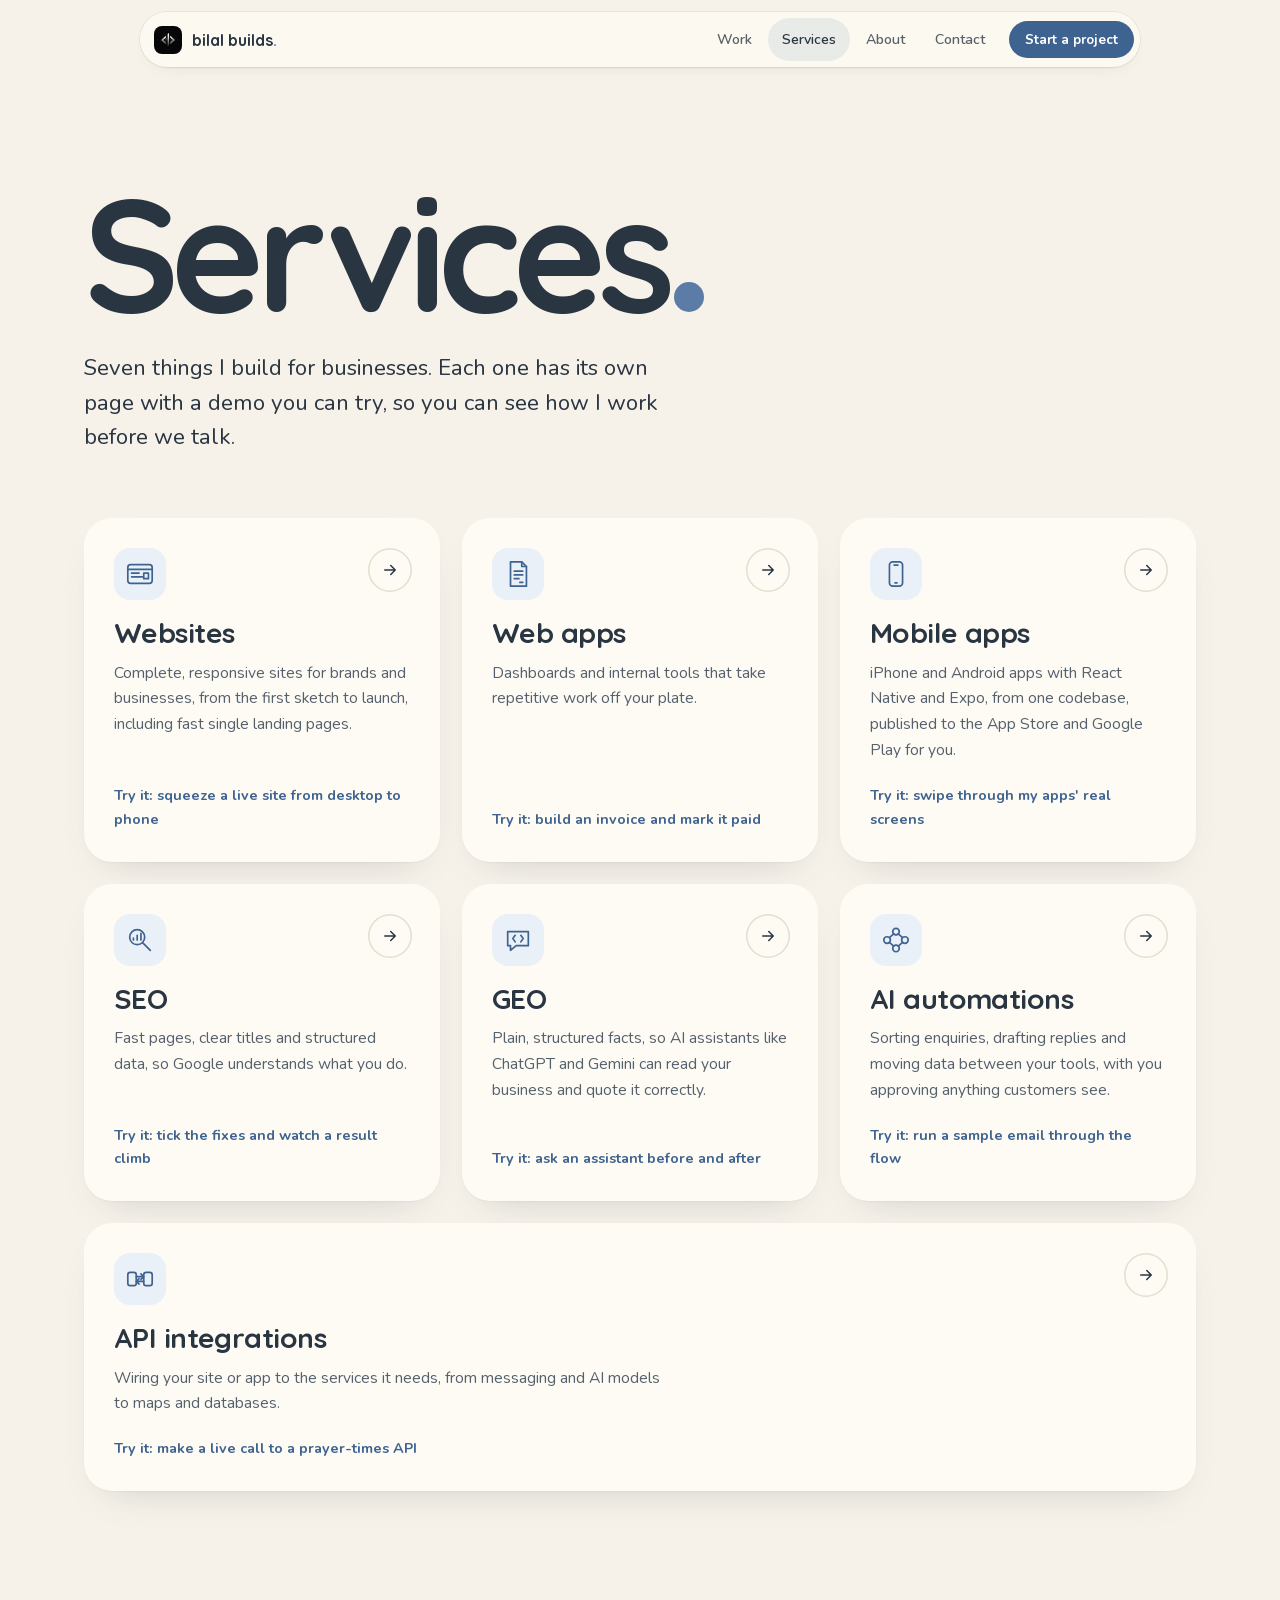
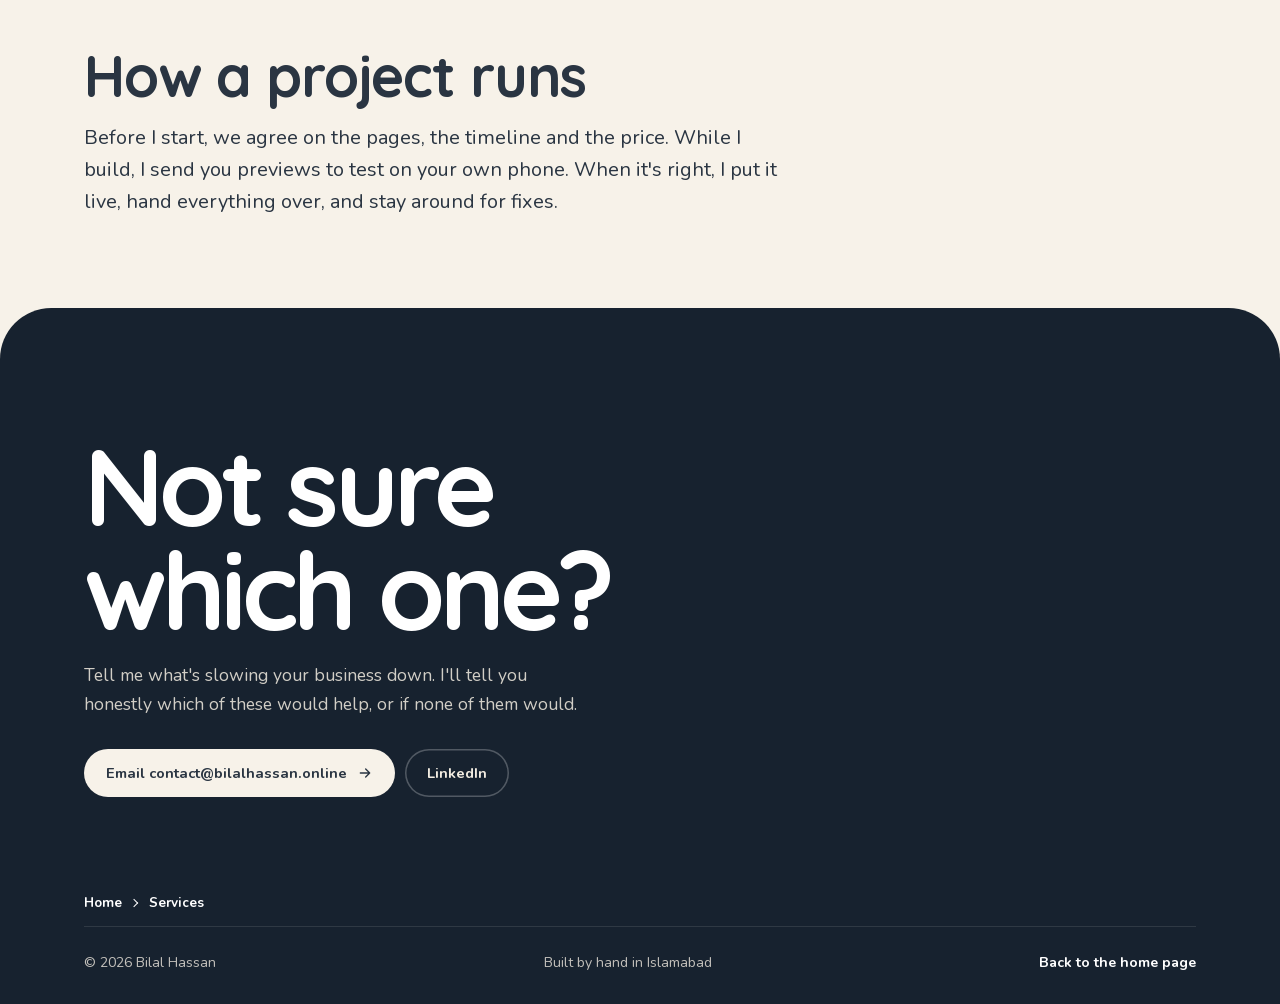
<file: services/index.html>
<!doctype html>
<html lang="en">
<head>
<meta charset="utf-8" />
<meta name="viewport" content="width=device-width, initial-scale=1, viewport-fit=cover" />
<title>Services: Websites, Apps, SEO and AI · Bilal Hassan</title>
<meta name="description" content="Websites, web apps, mobile apps, SEO, GEO, AI automations and API integrations by Bilal Hassan, a freelance full-stack developer in Islamabad." />
<meta name="keywords" content="best developer in Islamabad, Bilal Hassan, bilal builds, best web development services in Islamabad, best web developer in Islamabad, best developer in Pakistan, web development services Pakistan, website, app, SEO and AI services Islamabad, freelance developer Islamabad" />
<meta name="author" content="Bilal Hassan" />
<meta name="robots" content="index, follow, max-image-preview:large, max-snippet:-1" />
<meta name="theme-color" content="#F7F2E9" />
<link rel="canonical" href="https://bilalhassan.online/services/" />
<meta property="og:type" content="website" />
<meta property="og:title" content="Services: Websites, Apps, SEO and AI · Bilal Hassan" />
<meta property="og:description" content="Websites, web apps, mobile apps, SEO, GEO, AI automations and API integrations by Bilal Hassan, a freelance full-stack developer in Islamabad." />
<meta property="og:url" content="https://bilalhassan.online/services/" />
<meta property="og:site_name" content="bilal builds." />
<meta property="og:image" content="https://bilalhassan.online/assets/og/services.jpg" />
<meta property="og:image:width" content="1200" />
<meta property="og:image:height" content="630" />
<meta property="og:image:alt" content="Services: Websites, Apps, SEO and AI · Bilal Hassan" />
<meta property="og:locale" content="en_US" />
<meta name="twitter:card" content="summary_large_image" />
<meta name="twitter:title" content="Services: Websites, Apps, SEO and AI · Bilal Hassan" />
<meta name="twitter:description" content="Websites, web apps, mobile apps, SEO, GEO, AI automations and API integrations by Bilal Hassan, a freelance full-stack developer in Islamabad." />
<meta name="twitter:image" content="https://bilalhassan.online/assets/og/services.jpg" />
<link rel="icon" type="image/svg+xml" href="../assets/favicon.svg" />
<link rel="icon" type="image/png" href="../assets/favicon.png" />
<link rel="apple-touch-icon" href="../assets/logo.png" />
<script type="application/ld+json">
{
  "@context": "https://schema.org",
  "@graph": [
    {
      "@type": "CollectionPage",
      "@id": "https://bilalhassan.online/services/#webpage",
      "url": "https://bilalhassan.online/services/",
      "name": "Services: Websites, Apps, SEO and AI · Bilal Hassan",
      "description": "Websites, web apps, mobile apps, SEO, GEO, AI automations and API integrations by Bilal Hassan, a freelance full-stack developer in Islamabad.",
      "isPartOf": { "@id": "https://bilalhassan.online/#website" },
      "about": { "@id": "https://bilalhassan.online/#bilal" },
      "mainEntity": { "@id": "https://bilalhassan.online/services/#list" },
      "breadcrumb": { "@id": "https://bilalhassan.online/services/#breadcrumb" },
      "inLanguage": "en"
    },
    {
      "@type": "ItemList",
      "@id": "https://bilalhassan.online/services/#list",
      "name": "Services by Bilal Hassan",
      "numberOfItems": 7,
      "itemListElement": [
        { "@type": "ListItem", "position": 1, "name": "Websites", "url": "https://bilalhassan.online/services/websites/" },
        { "@type": "ListItem", "position": 2, "name": "Web apps", "url": "https://bilalhassan.online/services/web-apps/" },
        { "@type": "ListItem", "position": 3, "name": "Mobile apps", "url": "https://bilalhassan.online/services/mobile-apps/" },
        { "@type": "ListItem", "position": 4, "name": "SEO", "url": "https://bilalhassan.online/services/seo/" },
        { "@type": "ListItem", "position": 5, "name": "GEO", "url": "https://bilalhassan.online/services/geo/" },
        { "@type": "ListItem", "position": 6, "name": "AI automations", "url": "https://bilalhassan.online/services/ai-automations/" },
        { "@type": "ListItem", "position": 7, "name": "API integrations", "url": "https://bilalhassan.online/services/api-integrations/" }
      ]
    },
    {
      "@type": "Person",
      "@id": "https://bilalhassan.online/#bilal",
      "name": "Bilal Hassan",
      "url": "https://bilalhassan.online/",
      "email": "contact@bilalhassan.online",
      "jobTitle": "Full-Stack Web Developer",
      "address": { "@type": "PostalAddress", "addressLocality": "Islamabad", "addressCountry": "PK" }
    },
    {
      "@type": "BreadcrumbList",
      "@id": "https://bilalhassan.online/services/#breadcrumb",
      "itemListElement": [
        { "@type": "ListItem", "position": 1, "name": "Home", "item": "https://bilalhassan.online/" },
        { "@type": "ListItem", "position": 2, "name": "Services", "item": "https://bilalhassan.online/services/" }
      ]
    },
    {
      "@type": "WebSite",
      "@id": "https://bilalhassan.online/#website",
      "url": "https://bilalhassan.online/",
      "name": "bilal builds."
    }
  ]
}
</script>
<script>
  (function (d) {
    d.classList.add('js');
    try { if (matchMedia('(prefers-reduced-motion: reduce)').matches || /[?&]reduced=1/.test(location.search)) d.classList.add('reduce'); } catch (e) {}
  })(document.documentElement);
</script>
<link rel="preload" href="../assets/fonts/quicksand.woff2" as="font" type="font/woff2" crossorigin />
<link rel="preload" href="../assets/fonts/nunito.woff2" as="font" type="font/woff2" crossorigin />
<style id="service-css">
/* copied from assets/service.css by tools/sync.mjs: edit that file, then run it */
/* bilal builds. · shared styles for the service pages (each page adds a small block for its own demo) */
@font-face{font-family:'Quicksand';font-style:normal;font-weight:500 700;font-display:optional;src:url(../assets/fonts/quicksand.woff2) format('woff2');unicode-range:U+0000-00FF,U+0131,U+0152-0153,U+02BB-02BC,U+02C6,U+02DA,U+02DC,U+0304,U+0308,U+0329,U+2000-206F,U+20AC,U+2122,U+2191,U+2193,U+2212,U+2215,U+FEFF,U+FFFD}
/* fonts are 'optional': used if they arrive in time, otherwise these size-matched stand-ins stay for that visit, so text never jumps */
@font-face{font-family:'Nunito Fallback';src:local('Arial'),local('Arimo'),local('Liberation Sans'),local('Roboto');size-adjust:101.33%;ascent-override:99.77%;descent-override:34.84%;line-gap-override:0%}
@font-face{font-family:'Quicksand Fallback';src:local('Arial'),local('Arimo'),local('Liberation Sans'),local('Roboto');size-adjust:110.5%;ascent-override:90.5%;descent-override:22.62%;line-gap-override:0%}
@font-face{font-family:'Nunito';font-style:normal;font-weight:400 800;font-display:optional;src:url(../assets/fonts/nunito.woff2) format('woff2');unicode-range:U+0000-00FF,U+0131,U+0152-0153,U+02BB-02BC,U+02C6,U+02DA,U+02DC,U+0304,U+0308,U+0329,U+2000-206F,U+20AC,U+2122,U+2191,U+2193,U+2212,U+2215,U+FEFF,U+FFFD}
@font-face{font-family:'Martian Mono';font-style:normal;font-weight:400 500;font-display:optional;src:url(../assets/fonts/martian-mono.woff2) format('woff2');unicode-range:U+0000-00FF,U+0131,U+0152-0153,U+02BB-02BC,U+02C6,U+02DA,U+02DC,U+0304,U+0308,U+0329,U+2000-206F,U+20AC,U+2122,U+2191,U+2193,U+2212,U+2215,U+FEFF,U+FFFD}

:root{
  --bg:#F7F2E9; --card:#FDFBF4; --ink:#2A3542; --ink-2:#55606D;
  --blue:#5B7CA6; --blue-deep:#3F6390; --blue-soft:#AAC6E5; --chip:#EAF0F7; --warm:#DCE8F5;
  --hairline:#E6DECF; --green:#286B4B; --night:#17222F; --paper-on-dark:#F2ECE1;
  --display:'Quicksand','Quicksand Fallback','Trebuchet MS',sans-serif;
  --font:'Nunito','Nunito Fallback',system-ui,-apple-system,'Segoe UI',sans-serif;
  --mono:'Martian Mono',ui-monospace,'SF Mono',Menlo,monospace;
  --pad:clamp(20px,5vw,72px); --maxw:1240px;
  --ease:cubic-bezier(.22,1,.36,1); --spring:cubic-bezier(.34,1.56,.64,1);
  --shadow:0 1px 2px rgba(40,60,90,.04),0 18px 40px -22px rgba(40,60,90,.22);
  --shadow-sm:0 1px 2px rgba(40,60,90,.04),0 8px 20px -14px rgba(40,60,90,.2);
}
*,*::before,*::after{box-sizing:border-box;margin:0;padding:0}
html{-webkit-text-size-adjust:100%;scroll-behavior:smooth}
html.reduce{scroll-behavior:auto}
html.menu-open body{overflow:hidden}
body{background:var(--bg);color:var(--ink);font:400 17px/1.65 var(--font);-webkit-font-smoothing:antialiased;overflow-x:clip}
img,svg{display:block;max-width:100%}
img{height:auto}
a{color:inherit;text-decoration:none}
button,input,select,textarea{font:inherit;color:inherit}
button{background:none;border:0;cursor:pointer}
a,button{-webkit-tap-highlight-color:transparent;touch-action:manipulation}
ol,ul{list-style:none}
h1,h2,h3{font-family:var(--display);font-weight:700;line-height:1.08;letter-spacing:-.02em;text-wrap:balance}
p{text-wrap:pretty}
::selection{background:var(--blue-soft);color:var(--ink)}
:focus-visible{outline:2.5px solid var(--blue);outline-offset:3px;border-radius:8px}
/* on the night scenes the ring turns soft blue, so it stays visible (3:1 or more against the section) */
[data-dark] :focus-visible,.sheet :focus-visible,.nav.dark :focus-visible,.demo.dark :focus-visible{outline-color:var(--blue-soft)}
.menu-open .nav :focus-visible{outline-color:var(--blue)}
.wrap{max-width:var(--maxw);margin-inline:auto;padding-inline:var(--pad)}
.sr-only{position:absolute;width:1px;height:1px;padding:0;margin:-1px;overflow:hidden;clip:rect(0 0 0 0);white-space:nowrap;border:0}
.skip{position:absolute;left:-9999px;top:0;z-index:500;background:var(--ink);color:#fff;font-weight:700;padding:12px 18px;border-radius:0 0 12px 0}
.skip:focus{left:0}
/* the pulse is a ring under the dot that grows and fades: transform and opacity only, so it runs off the main thread */
.live-dot{position:relative;width:8px;height:8px;flex:none}
.live-dot::before,.live-dot::after{content:"";position:absolute;inset:0;border-radius:50%;background:var(--green)}
.live-dot::before{background:rgba(40,107,75,.5);animation:livepulse 2.4s ease-out infinite}
@keyframes livepulse{70%,100%{transform:scale(3);opacity:0}}

/* buttons */
.btn{position:relative;display:inline-flex;align-items:center;gap:10px;font:700 .92rem/1 var(--font);padding:16px 22px;border-radius:999px;transition:background .25s,color .25s,box-shadow .25s,transform .35s var(--ease)}
.btn svg{width:16px;height:16px;stroke:currentColor;stroke-width:2;fill:none;stroke-linecap:round;stroke-linejoin:round;transition:transform .3s var(--ease)}
.btn:hover svg{transform:translateX(3px)}
.btn-primary{background:var(--blue-deep);color:#fff}
.btn-primary:hover{background:var(--ink)}
.btn-ghost{color:var(--ink);box-shadow:inset 0 0 0 1.5px var(--hairline)}
.btn-ghost:hover{box-shadow:inset 0 0 0 1.5px var(--blue);color:var(--blue-deep)}
.btn-light{background:var(--bg);color:var(--ink)}
.btn-light:hover{background:#fff}
.btn-sm{padding:12px 16px;font-size:.84rem}
.magnetic{transform:translate(var(--mx,0px),var(--my,0px))}
.btn:active{transform:translate(var(--mx,0px),var(--my,0px)) scale(.95);transition-duration:.08s}

/* nav (same pill as the home page) */
.nav{position:fixed;top:12px;left:0;right:0;z-index:200;display:flex;justify-content:center;padding-inline:12px;pointer-events:none}
.nav-in{position:relative;pointer-events:auto;display:flex;align-items:center;gap:4px;width:min(100%,1000px);padding:6px 6px 6px 10px;border-radius:999px;
  background:rgba(253,251,244,.84);-webkit-backdrop-filter:blur(14px) saturate(1.3);backdrop-filter:blur(14px) saturate(1.3);
  box-shadow:0 0 0 1px rgba(42,53,66,.07),var(--shadow-sm);transition:background .45s,color .45s,box-shadow .45s}
.nav.dark .nav-in{background:rgba(23,34,47,.8);color:var(--paper-on-dark);box-shadow:0 0 0 1px rgba(255,255,255,.08),0 10px 30px -18px rgba(0,0,0,.6)}
.nav-in::after{content:"";position:absolute;left:24px;right:24px;bottom:2px;height:2px;border-radius:2px;background:var(--blue);opacity:.55;pointer-events:none;transform-origin:left;transform:scaleX(var(--sp,0))}
.brand{display:inline-flex;align-items:center;gap:10px;font:700 1rem/1 var(--display);margin-right:auto;padding:4px;border-radius:999px}
.brand img{width:28px;height:28px;border-radius:8px;background:#0B0B0C}
.brand .bdot{color:var(--blue)}
.nav.dark .brand .bdot{color:var(--blue-soft)}
.nav-links{display:flex;gap:2px}
.nav-links a{font-weight:600;font-size:.88rem;padding:10px 14px;border-radius:999px;opacity:.78;transition:opacity .2s,background .2s}
.nav-links a:hover,.nav-links a:focus-visible,.nav-links a[aria-current="page"]{opacity:1;background:rgba(91,124,166,.12)}
.nav-cta{margin-left:6px}
.nav.dark .nav-cta{background:var(--paper-on-dark);color:var(--ink)}
.menu-btn{display:none;font:700 .86rem/1 var(--font);padding:13px 18px;border-radius:999px;background:var(--ink);color:var(--bg)}
.sheet{display:none}
@media (max-width:860px){
  .nav-links,.nav-cta{display:none}
  .menu-btn{display:block}
  .sheet{position:fixed;inset:0;z-index:190;display:flex;flex-direction:column;justify-content:flex-end;padding:110px 26px calc(34px + env(safe-area-inset-bottom));
    background:var(--night);color:var(--paper-on-dark);clip-path:circle(0px at calc(100% - 52px) 38px);visibility:hidden;transition:clip-path .6s var(--ease),visibility 0s .6s}
  .menu-open .sheet{clip-path:circle(150% at calc(100% - 52px) 38px);visibility:visible;transition:clip-path .6s var(--ease)}
  .sheet > a{font:700 clamp(2.1rem,10vw,3rem)/1.1 var(--display);letter-spacing:-.02em;color:#fff;padding:9px 0;border-bottom:1px solid rgba(255,255,255,.1);
    opacity:0;transform:translateY(26px);transition:opacity .3s,transform .4s var(--ease)}
  .menu-open .sheet > a{opacity:1;transform:none;transition-delay:calc(.14s + var(--i,0) * 55ms)}
  .menu-open .nav .nav-in{background:var(--card);color:var(--ink)}
}

/* hero: the service name is the headline, ending in the brand's full stop */
.s-hero{padding:clamp(120px,18vh,170px) 0 clamp(40px,7vh,72px)}
.crumbs ol{display:flex;flex-wrap:wrap;align-items:center;font-weight:700;font-size:.92rem;color:var(--ink-2)}
.crumbs li{display:inline-flex;align-items:center}
.crumbs li + li::before{content:"";width:6px;height:6px;margin:0 12px 0 9px;border-top:1.75px solid currentColor;border-right:1.75px solid currentColor;transform:rotate(45deg)}
.crumbs a{display:inline-block;padding:8px 0;transition:color .2s}
.crumbs a:hover{color:var(--blue-deep)}
.crumbs [aria-current]{color:var(--ink)}
/* the breadcrumb lives in the footer, small, the way Apple does it */
.foot .crumbs{padding:6px 0 4px}
.foot .crumbs ol{font-size:.84rem;color:rgba(242,236,225,.78)}
.foot .crumbs a:hover{color:#fff}
.foot .crumbs [aria-current]{color:#fff}
.s-title{margin-top:18px;font-size:clamp(3.3rem,12.5vw,10.5rem);line-height:.9;letter-spacing:-.05em;max-width:12ch}
.s-title .tdot{display:inline-block;width:.19em;height:.19em;margin-left:.04em;border-radius:50%;background:var(--blue)}
.s-title .w{display:inline-block;overflow:hidden;vertical-align:top;padding:.04em .02em .08em;margin:-.04em -.02em -.08em}
.s-title .w > span{display:inline-block}
html.js:not(.reduce) .s-title .w > span{animation:rise .95s var(--ease) both;animation-delay:calc(var(--i,0) * 70ms + 80ms)}
html.js:not(.reduce) .s-title .tdot{animation:dotin .7s var(--spring) both;animation-delay:.55s}
@keyframes rise{from{transform:translateY(110%) rotate(5deg)}}
@keyframes dotin{from{transform:scale(0)}}
.s-lead{margin-top:clamp(20px,3vh,30px);max-width:46ch;font-size:clamp(1.12rem,1.9vw,1.4rem);line-height:1.55;color:var(--ink)}
.cta-row{display:flex;flex-wrap:wrap;gap:10px;margin-top:26px}

/* the demo: one interactive moment per page */
.demo{margin-top:clamp(40px,7vh,72px);border-radius:clamp(24px,3vw,36px);background:var(--card);box-shadow:var(--shadow);padding:clamp(18px,3vw,36px);position:relative;overflow:hidden;overflow:clip}
.demo-note{margin-top:14px;font:400 11px/1.6 var(--mono);color:var(--ink-2)}
.demo.dark{background:var(--night);color:var(--paper-on-dark)}
.demo.dark .demo-note{color:rgba(242,236,225,.72)}

/* content bands */
.band{padding:clamp(60px,10vh,110px) 0}
.band h2{font-size:clamp(2rem,4.6vw,3.6rem);max-width:18ch}
.band .intro{margin-top:16px;max-width:56ch;font-size:1.08rem;color:var(--ink-2)}
.gets{display:grid;grid-template-columns:repeat(2,minmax(0,1fr));gap:2px 48px;margin-top:clamp(28px,5vh,48px);border-top:1.5px solid var(--hairline)}
.gets li{display:grid;grid-template-columns:22px 1fr;gap:12px;align-items:baseline;padding:18px 0;border-bottom:1.5px solid var(--hairline)}
.gets li::before{content:"";grid-column:1;grid-row:1;width:10px;height:10px;border-radius:50%;background:var(--blue);transform:translateY(-1px)}
.gets li > *{grid-column:2}
.gets b{display:block;font:700 1.12rem/1.3 var(--display)}
.gets span{display:block;margin-top:4px;color:var(--ink-2);font-size:.98rem}
@media (max-width:760px){.gets{grid-template-columns:1fr}}

/* proof: real work, linked */
.proof{display:grid;grid-template-columns:repeat(auto-fit,minmax(260px,1fr));gap:clamp(14px,2vw,22px);margin-top:clamp(28px,5vh,48px)}
.pcard{display:flex;flex-direction:column;border-radius:26px;background:var(--card);box-shadow:var(--shadow);overflow:hidden;transition:transform .45s var(--ease),box-shadow .45s}
a.pcard:hover{transform:translateY(-4px);box-shadow:0 1px 2px rgba(40,60,90,.04),0 26px 50px -26px rgba(40,60,90,.32)}
.pcard .pmedia{aspect-ratio:16/10;background:#E8E3DA;overflow:hidden}
.pcard .pmedia img{width:100%;height:100%;object-fit:cover}
.pcard .pbody{padding:20px 22px 22px;display:grid;gap:6px}
.pcard h3{font-size:1.35rem}
.pcard p{color:var(--ink-2);font-size:.97rem}
.pcard .pmeta{font-weight:700;font-size:.85rem;color:var(--blue-deep);margin-top:4px}

/* questions */
.faq{margin-top:clamp(24px,4vh,40px);border-top:1.5px solid var(--hairline);max-width:860px}
.faq details{border-bottom:1.5px solid var(--hairline)}
.faq summary{list-style:none;cursor:pointer;display:flex;justify-content:space-between;align-items:center;gap:20px;padding:22px 2px;font:700 clamp(1.1rem,1.8vw,1.35rem)/1.3 var(--display)}
.faq summary::-webkit-details-marker{display:none}
.faq summary::after{content:"";flex:none;width:12px;height:12px;border-radius:50%;background:var(--blue-soft);transition:transform .3s var(--spring),background .3s}
.faq details[open] summary::after{background:var(--blue);transform:scale(1.4)}
.faq p{padding:0 2px 22px;max-width:62ch;color:var(--ink-2)}

/* closing call to action */
.s-cta{background:var(--night);color:var(--paper-on-dark);border-radius:clamp(28px,4vw,52px) clamp(28px,4vw,52px) 0 0;padding:clamp(90px,14vh,150px) 0 clamp(60px,9vh,90px)}
.s-cta h2{font-size:clamp(2.6rem,8.5vw,7.4rem);line-height:.95;letter-spacing:-.045em;color:#fff;max-width:11ch}
.s-cta h2 .tdot{display:inline-block;width:.19em;height:.19em;margin-left:.04em;border-radius:50%;background:var(--blue)}
.s-cta p{margin-top:20px;max-width:46ch;color:rgba(242,236,225,.85);font-size:1.1rem}
.s-cta .cta-row{margin-top:30px}
.s-cta .btn-ghost{color:var(--paper-on-dark);box-shadow:inset 0 0 0 1.5px rgba(255,255,255,.25)}
.s-cta .btn-ghost:hover{color:#fff;box-shadow:inset 0 0 0 1.5px var(--blue-soft)}
.more{margin-top:clamp(56px,9vh,90px);padding-top:28px;border-top:1px solid rgba(255,255,255,.12)}
.more p{font-weight:700;color:rgba(242,236,225,.85);margin-bottom:14px}
.more ul{display:flex;flex-wrap:wrap;gap:8px}
.more a{display:inline-flex;padding:11px 16px;border-radius:999px;background:rgba(255,255,255,.07);box-shadow:inset 0 0 0 1px rgba(255,255,255,.12);font-weight:700;font-size:.92rem;color:#fff;transition:background .2s}
.more a:hover{background:rgba(255,255,255,.14)}
.foot{background:var(--night);color:rgba(242,236,225,.78);font-size:.88rem;padding-bottom:30px}
.foot-in{display:flex;flex-wrap:wrap;justify-content:space-between;gap:10px 24px;padding-top:24px;border-top:1px solid rgba(255,255,255,.1)}
.foot a{color:#fff;font-weight:700}

/* the dot follows the pointer (fine pointers only) */
.cursor{position:fixed;left:0;top:0;z-index:400;width:12px;height:12px;margin:-6px 0 0 -6px;border-radius:50%;background:var(--blue);box-shadow:0 0 0 2px rgba(253,251,244,.9);
  pointer-events:none;opacity:0;transform:translate3d(var(--cx,-60px),var(--cy,-60px),0);transition:opacity .3s,width .3s var(--ease),height .3s var(--ease),margin .3s var(--ease),background .3s,box-shadow .3s}
.cursor.on{opacity:1}
.cursor.big{width:44px;height:44px;margin:-22px 0 0 -22px;background:rgba(91,124,166,.16);box-shadow:inset 0 0 0 1.5px var(--blue)}

@media (hover:none){.btn:active{transform:scale(.96);transition:transform .08s}}
@media (prefers-reduced-motion:reduce){
  *,*::before,*::after{animation-duration:.01ms !important;animation-iteration-count:1 !important;transition-duration:.01ms !important}
}

/* shared demo controls */
.demo-bar{display:flex;flex-wrap:wrap;align-items:center;justify-content:space-between;gap:12px 20px;margin-bottom:clamp(16px,2.4vw,24px)}
.seg{display:inline-flex;flex-wrap:wrap;gap:4px;padding:4px;border-radius:26px;background:var(--chip)}
.seg button{font-weight:700;font-size:.86rem;line-height:1.2;padding:11px 16px;border-radius:999px;color:var(--ink-2);transition:background .25s,color .25s,box-shadow .25s}
.seg button:hover{color:var(--ink)}
.seg button[aria-pressed="true"]{background:var(--card);color:var(--ink);box-shadow:var(--shadow-sm)}
.demo.dark .seg{background:rgba(255,255,255,.08)}
.demo.dark .seg button{color:rgba(242,236,225,.8)}
.demo.dark .seg button:hover{color:#fff}
.demo.dark .seg button[aria-pressed="true"]{background:var(--paper-on-dark);color:var(--ink)}
.fld{display:grid;gap:6px;font-weight:700;font-size:.82rem;color:var(--ink-2)}
.fld input,.fld select,.fld textarea{width:100%;font:500 16px/1.3 var(--font);color:var(--ink);background:#fff;border:1.5px solid var(--hairline);border-radius:12px;padding:11px 12px;transition:border-color .2s,box-shadow .2s}
.fld textarea{resize:vertical}
.fld input:focus,.fld select:focus,.fld textarea:focus{outline:none;border-color:var(--blue);box-shadow:0 0 0 3px rgba(91,124,166,.2)}
.fld.dark{color:rgba(242,236,225,.8)}
.fld.dark input,.fld.dark textarea{background:rgba(255,255,255,.06);border-color:rgba(255,255,255,.16);color:#fff}
.fld.dark input:focus,.fld.dark textarea:focus{border-color:var(--blue-soft);box-shadow:0 0 0 3px rgba(170,198,229,.2)}

/* proof cards without a photo: typographic art, decorative only */
.pcard .ptag{font-weight:700;font-size:.8rem;color:var(--blue-deep)}
.pcard.text .pbody{padding:24px 24px 26px}
.pmedia.art{position:relative;display:grid;place-items:center;overflow:hidden}
.pmedia.art-num{background:var(--night);color:#fff}
.art-num b{font:700 clamp(4.2rem,8vw,6.4rem)/1 var(--display);letter-spacing:-.05em}
.art-num b i{display:inline-block;width:.19em;height:.19em;margin-left:.04em;border-radius:50%;background:var(--blue)}
.art-num small{position:absolute;left:22px;bottom:16px;font:400 11px/1.4 var(--mono);color:rgba(242,236,225,.78)}
.pmedia.art-bp{background:#1E3550}
.art-bp svg{width:86%;height:auto;fill:none;stroke:rgba(214,229,245,.62);stroke-width:2;stroke-linecap:round;stroke-linejoin:round}
.art-bp svg .acc{stroke:#8FB4DD;stroke-width:3}
.pmedia.art-flow{background:var(--chip)}
.art-flow ol{display:flex;flex-direction:column;gap:10px;width:78%}
.art-flow li{display:flex;align-items:center;gap:10px;padding:10px 14px;border-radius:999px;background:var(--card);box-shadow:var(--shadow-sm);font-weight:700;font-size:.9rem}
.art-flow li::before{content:"";width:9px;height:9px;flex:none;border-radius:50%;background:var(--blue)}
.art-flow li:nth-child(2){margin-left:9%}
.art-flow li:nth-child(3){margin-left:18%}
.pmedia.art-code{background:var(--night);place-items:stretch}
.art-code pre{margin:0;padding:18px 20px;overflow:hidden;font:400 11.5px/1.65 var(--mono);color:rgba(242,236,225,.86);white-space:pre}
.art-code pre:focus-visible{outline-color:var(--blue-soft);outline-offset:-3px}
.art-code .k{color:#9CC0E8}
.art-code .s{color:#C9DDB4}

.pcard .ptags{display:flex;flex-wrap:wrap;gap:6px;margin-bottom:2px}
.pcard .ptags span{padding:5px 10px;border-radius:999px;background:var(--chip);color:var(--blue-deep);font-weight:700;font-size:.76rem;line-height:1.2}
.pmedia.art-pr{background:var(--night)}
.art-pr .pr{width:86%;display:grid;gap:9px;padding:16px 18px;border-radius:16px;background:#0F1822;box-shadow:inset 0 0 0 1px rgba(255,255,255,.1)}
.art-pr .pr-top{display:flex;align-items:center;justify-content:space-between;gap:10px}
.art-pr .pr-state{display:inline-flex;align-items:center;gap:6px;padding:5px 11px;border-radius:999px;background:#7A4FD0;color:#fff;font:700 .76rem/1 var(--font)}
.art-pr .pr-state::before{content:"";width:7px;height:7px;border-radius:50%;background:#fff}
.art-pr .pr-num,.art-pr .pr-repo{font:400 11px/1.4 var(--mono);color:rgba(242,236,225,.82)}
.art-pr .pr-title{font:700 clamp(.84rem,1.3vw,.98rem)/1.35 var(--display);color:#fff}
.art-pr .pr-diff{display:flex;gap:10px;font:500 11px/1 var(--mono);color:rgba(242,236,225,.82)}
.art-pr .pr-diff i,.art-pr .pr-diff em{font-style:normal}
.art-pr .pr-diff i{color:#9FD9B9}
.art-pr .pr-diff em{color:#F2B8A8}

/* scroll motion; html.sjs is set by service.js, so nothing is hidden if the script never loads.
   The cards' small offset hides nothing, so it is on from the first paint and they never jump when the script starts.
   Transitions sit on the .in state only: switching a start position on never sets off a movement of its own. */
html.sjs:not(.reduce) [data-tilt]{transform:perspective(1400px) translateY(calc((1 - var(--rv,1)) * 46px)) rotateX(calc((1 - var(--rv,1)) * 11deg));transform-origin:50% 0}
html.js:not(.reduce) [data-rise]{transform:translateY(40px)}
html.js:not(.reduce) [data-rise].in{transform:none;transition:transform 1.1s var(--ease);transition-delay:calc(var(--i,0) * 90ms)}
html.sjs:not(.reduce) .rise .w > span{transform:translateY(110%) rotate(5deg)}
html.sjs:not(.reduce) .rise.in .w > span{transform:none;transition:transform .95s var(--ease);transition-delay:calc(var(--i,0) * 70ms)}
html.sjs:not(.reduce) .rise .tdot{transform:scale(0)}
html.sjs:not(.reduce) .rise.in .tdot{transform:none;transition:transform .7s var(--spring) .45s}
/* the first render only lays out the top of the page; service.js then shows the sections below one per frame (.shown),
   so no single task has to lay out the whole page. Without the script, they still render as they scroll into view. */
html.js:not(.cv-off) main > section:not(.s-hero):not(.shown),html.js:not(.cv-off) .foot:not(.shown){content-visibility:auto;contain-intrinsic-size:auto 900px}
.s-cta h2 .w{display:inline-block;overflow:hidden;vertical-align:top;padding:.04em .02em .1em;margin:-.04em -.02em -.1em}
.s-cta h2 .w > span{display:inline-block}

@media print{
  .nav,.sheet,.cursor,.s-cta,.foot,.skip{display:none !important}
  body{background:#fff}
}
</style>
<style>
  .svx{display:grid;grid-template-columns:repeat(auto-fill,minmax(min(100%,330px),1fr));gap:clamp(14px,2vw,22px);margin-top:clamp(40px,7vh,72px)}
  .sv{position:relative;display:flex;flex-direction:column;gap:12px;padding:clamp(22px,2.6vw,30px);border-radius:28px;background:var(--card);box-shadow:var(--shadow);
    transition:transform .45s var(--ease),box-shadow .45s}
  .sv:last-child{grid-column:1 / -1}
  .sv:last-child p{max-width:62ch}
  .sv:hover{transform:translateY(-4px);box-shadow:0 1px 2px rgba(40,60,90,.04),0 26px 50px -26px rgba(40,60,90,.32)}
  .sv-ico{width:52px;height:52px;display:grid;place-items:center;border-radius:16px;background:var(--chip)}
  .sv-ico svg{width:30px;height:30px;fill:none;stroke:var(--blue-deep);stroke-width:1.8;stroke-linecap:round;stroke-linejoin:round}
  .sv h2{margin-top:6px;font-size:clamp(1.5rem,2.2vw,1.85rem)}
  .sv p{color:var(--ink-2);font-size:.98rem}
  .sv .try{margin-top:auto;padding-top:8px;font-weight:700;font-size:.9rem;color:var(--blue-deep)}
  .sv .go{position:absolute;right:clamp(20px,2.4vw,28px);top:clamp(22px,2.6vw,30px);display:grid;place-items:center;width:44px;height:44px;border-radius:50%;
    box-shadow:inset 0 0 0 1.5px var(--hairline);transition:background .3s,color .3s,box-shadow .3s,transform .45s var(--ease)}
  .sv .go svg{width:18px;height:18px;stroke:currentColor;stroke-width:2;fill:none;stroke-linecap:round;stroke-linejoin:round}
  .sv:hover .go{background:var(--blue-deep);color:#fff;box-shadow:none;transform:rotate(-45deg)}
  .how p{margin-top:16px;max-width:58ch;font-size:clamp(1.05rem,1.6vw,1.25rem);line-height:1.6}
</style>
</head>
<body>
<a class="skip" href="#main">Skip to content</a>

<header class="nav" id="nav">
  <div class="nav-in">
    <a class="brand" href="../" aria-label="bilal builds, home">
      <img src="../assets/logo-96.webp" width="28" height="28" alt="" />
      <span>bilal builds<span class="bdot">.</span></span>
    </a>
    <nav class="nav-links" aria-label="Primary">
      <a href="../#work">Work</a>
      <a href="./" aria-current="page">Services</a>
      <a href="../#about">About</a>
      <a href="#contact">Contact</a>
    </nav>
    <a class="btn btn-primary btn-sm nav-cta" href="#contact">Start a project</a>
    <button class="menu-btn" id="menuBtn" type="button" aria-expanded="false" aria-controls="sheet">Menu</button>
  </div>
</header>
<nav class="sheet" id="sheet" aria-label="Menu">
  <a href="../" style="--i:0">Home</a>
  <a href="../#work" style="--i:1">Work</a>
  <a href="./" style="--i:2">Services</a>
  <a href="../#about" style="--i:3">About</a>
  <a href="#contact" style="--i:4">Contact</a>
</nav>

<main id="main">
  <section class="s-hero" aria-labelledby="page-h">
    <div class="wrap">
      <h1 id="page-h" class="s-title"><span class="w"><span style="--i:0">Services</span></span><span class="tdot" aria-hidden="true"></span></h1>
      <p class="s-lead">Seven things I build for businesses. Each one has its own page with a demo you can try, so you can see how I work before we talk.</p>

      <div class="svx">
        <a class="sv" href="websites/" data-rise style="--i:0">
          <span class="sv-ico" aria-hidden="true"><svg viewBox="0 0 32 32"><rect x="3" y="6" width="26" height="20" rx="3"/><path d="M3 11h26M7 15h8M7 19h12M20 15h5v6h-5z"/></svg></span>
          <h2>Websites</h2>
          <p>Complete, responsive sites for brands and businesses, from the first sketch to launch, including fast single landing pages.</p>
          <span class="try">Try it: squeeze a live site from desktop to phone</span>
          <span class="go" aria-hidden="true"><svg viewBox="0 0 24 24"><path d="M5 12h14M13 6l6 6-6 6"/></svg></span>
        </a>
        <a class="sv" href="web-apps/" data-rise style="--i:1">
          <span class="sv-ico" aria-hidden="true"><svg viewBox="0 0 32 32"><path d="M8 3h12l5 5v21H8z"/><path d="M20 3v5h5M12 13h9M12 17h9M12 21h5M18 25h3"/></svg></span>
          <h2>Web apps</h2>
          <p>Dashboards and internal tools that take repetitive work off your plate.</p>
          <span class="try">Try it: build an invoice and mark it paid</span>
          <span class="go" aria-hidden="true"><svg viewBox="0 0 24 24"><path d="M5 12h14M13 6l6 6-6 6"/></svg></span>
        </a>
        <a class="sv" href="mobile-apps/" data-rise style="--i:2">
          <span class="sv-ico" aria-hidden="true"><svg viewBox="0 0 32 32"><rect x="9" y="3" width="14" height="26" rx="3.5"/><path d="M14 6.5h4M15 25.5h2"/></svg></span>
          <h2>Mobile apps</h2>
          <p>iPhone and Android apps with React Native and Expo, from one codebase, published to the App Store and Google Play for you.</p>
          <span class="try">Try it: swipe through my apps' real screens</span>
          <span class="go" aria-hidden="true"><svg viewBox="0 0 24 24"><path d="M5 12h14M13 6l6 6-6 6"/></svg></span>
        </a>
        <a class="sv" href="seo/" data-rise style="--i:3">
          <span class="sv-ico" aria-hidden="true"><svg viewBox="0 0 32 32"><circle cx="13" cy="13" r="8"/><path d="M19 19l8 8M9 16v-2M13 16v-5M17 16v-7"/></svg></span>
          <h2>SEO</h2>
          <p>Fast pages, clear titles and structured data, so Google understands what you do.</p>
          <span class="try">Try it: tick the fixes and watch a result climb</span>
          <span class="go" aria-hidden="true"><svg viewBox="0 0 24 24"><path d="M5 12h14M13 6l6 6-6 6"/></svg></span>
        </a>
        <a class="sv" href="geo/" data-rise style="--i:4">
          <span class="sv-ico" aria-hidden="true"><svg viewBox="0 0 32 32"><path d="M5 7h22v15H14l-6 5v-5H5z"/><path d="M13 11l-2.5 3.5L13 18M19 11l2.5 3.5L19 18"/></svg></span>
          <h2>GEO</h2>
          <p>Plain, structured facts, so AI assistants like ChatGPT and Gemini can read your business and quote it correctly.</p>
          <span class="try">Try it: ask an assistant before and after</span>
          <span class="go" aria-hidden="true"><svg viewBox="0 0 24 24"><path d="M5 12h14M13 6l6 6-6 6"/></svg></span>
        </a>
        <a class="sv" href="ai-automations/" data-rise style="--i:5">
          <span class="sv-ico" aria-hidden="true"><svg viewBox="0 0 32 32"><circle cx="6.5" cy="16" r="3.5"/><circle cx="16" cy="7" r="3.5"/><circle cx="16" cy="25" r="3.5"/><circle cx="25.5" cy="16" r="3.5"/><path d="M9 13.5l4.5-4M9 18.5l4.5 4M18.5 9.5l4.5 4M18.5 22.5l4.5-4"/></svg></span>
          <h2>AI automations</h2>
          <p>Sorting enquiries, drafting replies and moving data between your tools, with you approving anything customers see.</p>
          <span class="try">Try it: run a sample email through the flow</span>
          <span class="go" aria-hidden="true"><svg viewBox="0 0 24 24"><path d="M5 12h14M13 6l6 6-6 6"/></svg></span>
        </a>
        <a class="sv" href="api-integrations/" data-rise style="--i:6">
          <span class="sv-ico" aria-hidden="true"><svg viewBox="0 0 32 32"><rect x="3" y="9" width="9" height="14" rx="2.5"/><rect x="20" y="9" width="9" height="14" rx="2.5"/><path d="M12 13.5h8M17 10.5l3 3-3 3M20 18.5h-8M15 21.5l-3-3 3-3"/></svg></span>
          <h2>API integrations</h2>
          <p>Wiring your site or app to the services it needs, from messaging and AI models to maps and databases.</p>
          <span class="try">Try it: make a live call to a prayer-times API</span>
          <span class="go" aria-hidden="true"><svg viewBox="0 0 24 24"><path d="M5 12h14M13 6l6 6-6 6"/></svg></span>
        </a>
      </div>
    </div>
  </section>

  <section class="band how" aria-labelledby="how-h">
    <div class="wrap">
      <h2 id="how-h">How a project runs</h2>
      <p>Before I start, we agree on the pages, the timeline and the price. While I build, I send you previews to test on your own phone. When it's right, I put it live, hand everything over, and stay around for fixes.</p>
    </div>
  </section>

  <section class="s-cta" id="contact" aria-labelledby="contact-h" data-dark>
    <div class="wrap">
      <h2 id="contact-h" class="rise"><span class="w"><span style="--i:0">Not</span></span> <span class="w"><span style="--i:1">sure</span></span> <span class="w"><span style="--i:2">which</span></span> <span class="w"><span style="--i:3">one?</span></span></h2>
      <p>Tell me what's slowing your business down. I'll tell you honestly which of these would help, or if none of them would.</p>
      <div class="cta-row">
        <a class="btn btn-light magnetic" href="mailto:contact@bilalhassan.online?subject=Project%20enquiry%20for%20Bilal&amp;body=Hi%20Bilal%2C%0A%0AWhat%20I%20need%3A%20%0ATimeline%3A%20%0ARough%20budget%3A%20%0A%0AThanks!">Email contact@bilalhassan.online <svg viewBox="0 0 24 24" width="16" height="16" aria-hidden="true"><path d="M5 12h14M13 6l6 6-6 6"/></svg></a>
        <a class="btn btn-ghost" href="https://www.linkedin.com/in/bilal-hassan-363a15371/" target="_blank" rel="noopener noreferrer">LinkedIn<span class="sr-only"> (opens in a new tab)</span></a>
      </div>
    </div>
  </section>
</main>

<footer class="foot" data-dark>
  <div class="wrap">
      <nav class="crumbs" aria-label="Breadcrumb"><ol><li><a href="../">Home</a></li><li aria-current="page">Services</li></ol></nav>
    <div class="foot-in">
      <span>© 2026 Bilal Hassan</span>
      <span>Built by hand in Islamabad</span>
      <a href="../">Back to the home page</a>
    </div>
  </div>
</footer>

<script src="../assets/service.js?v=2" defer></script>
</body>
</html>
</file>
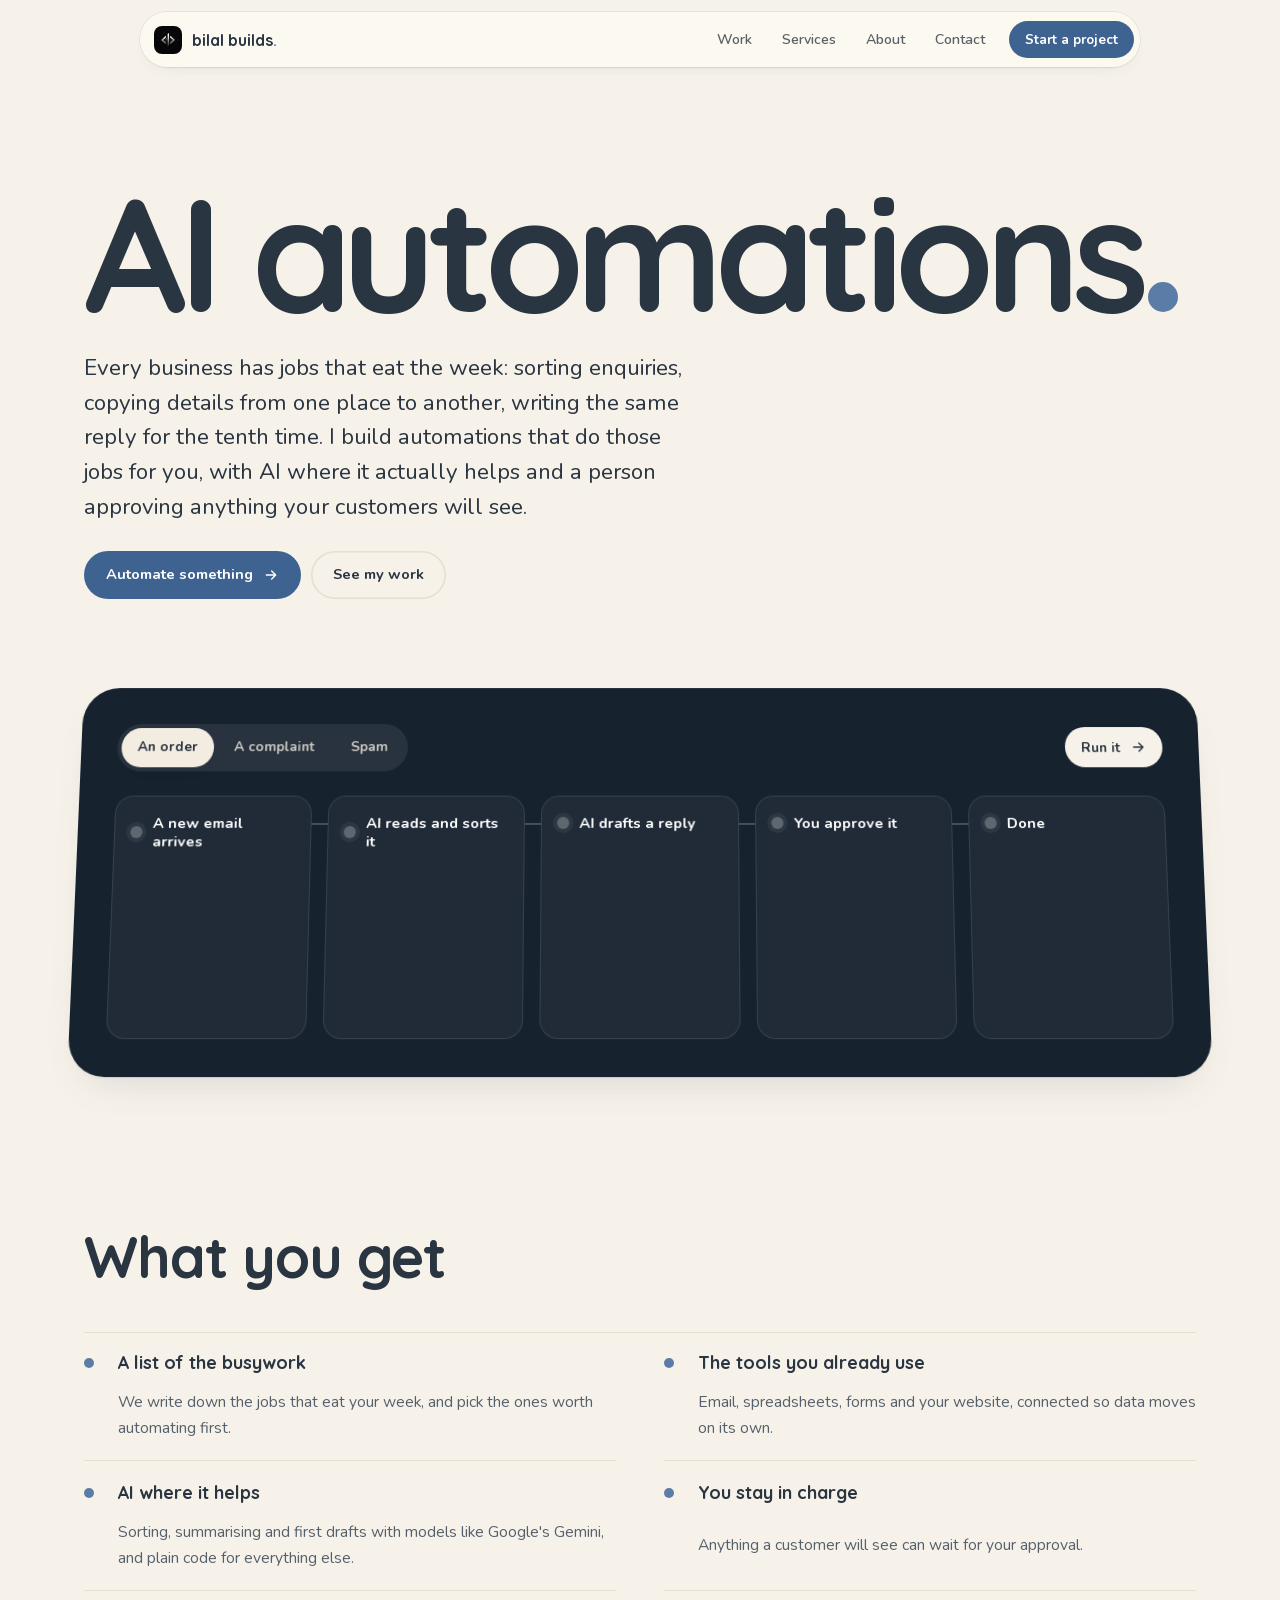
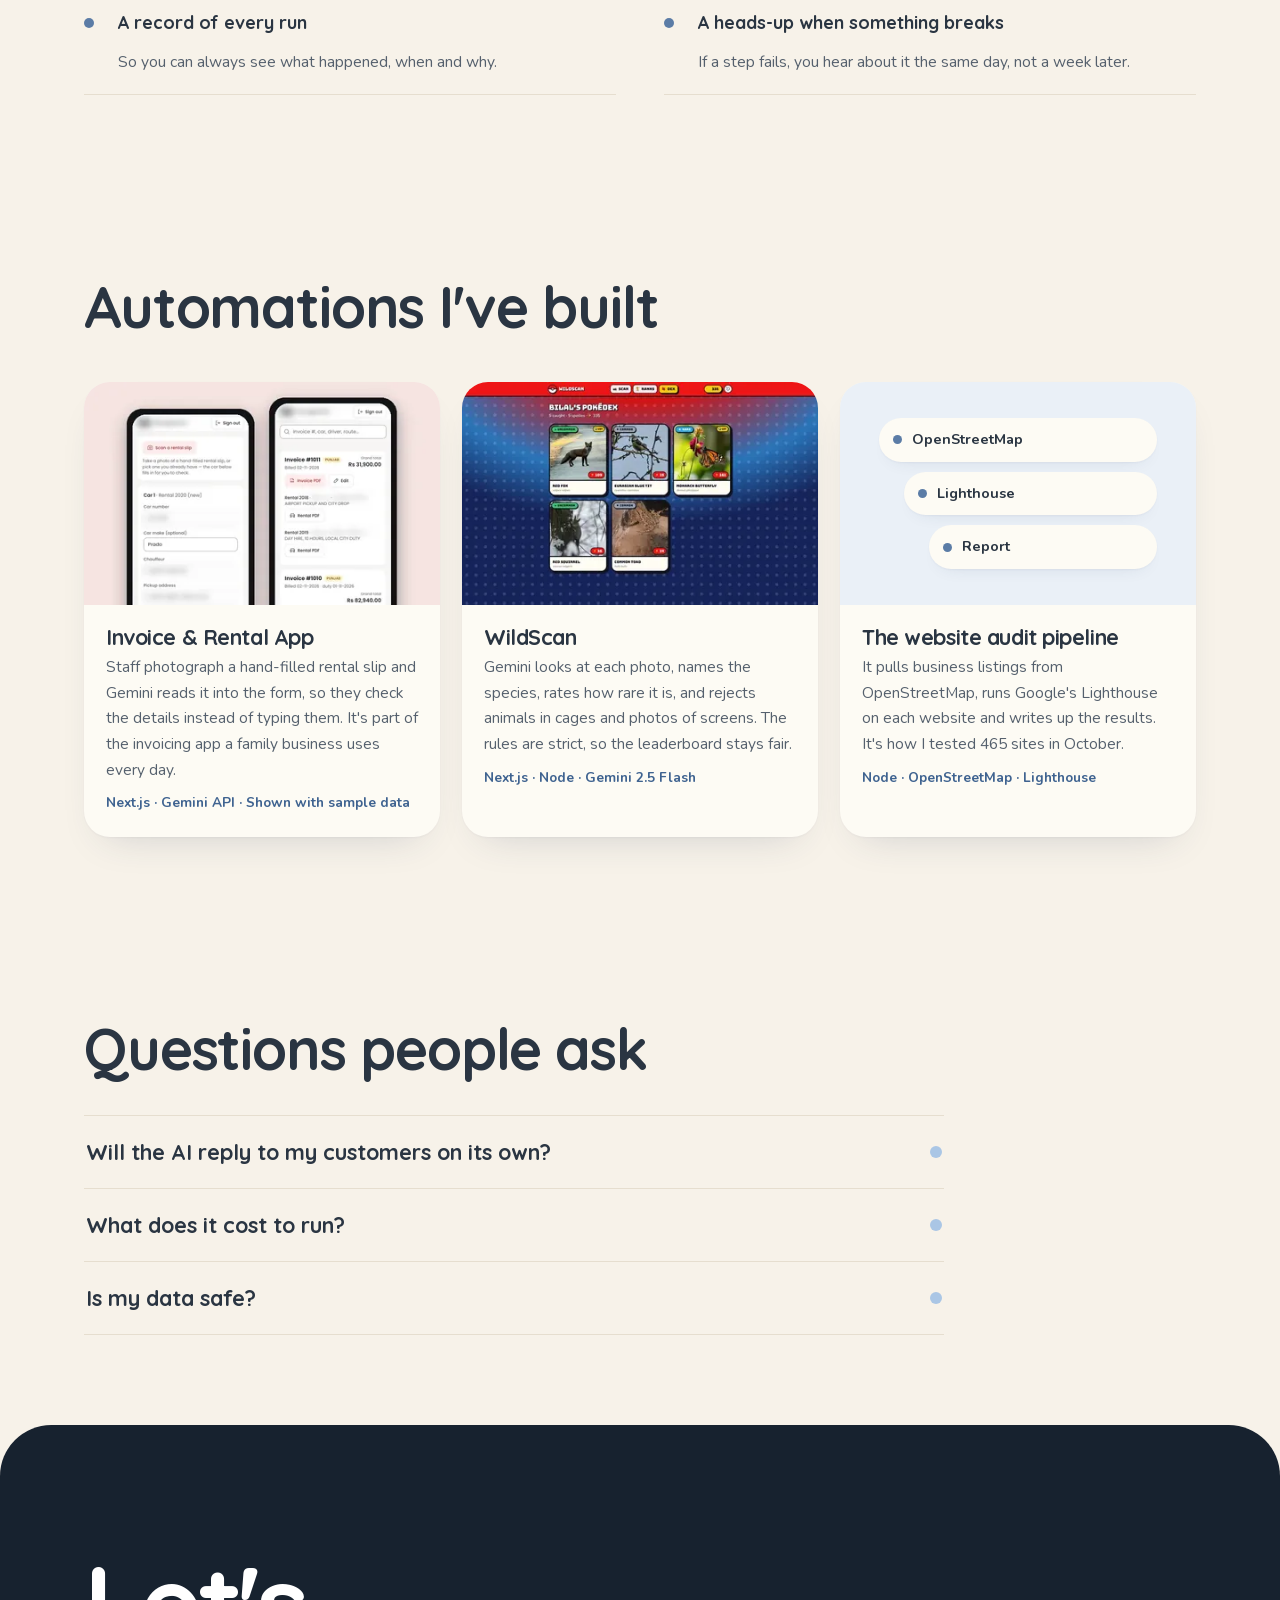
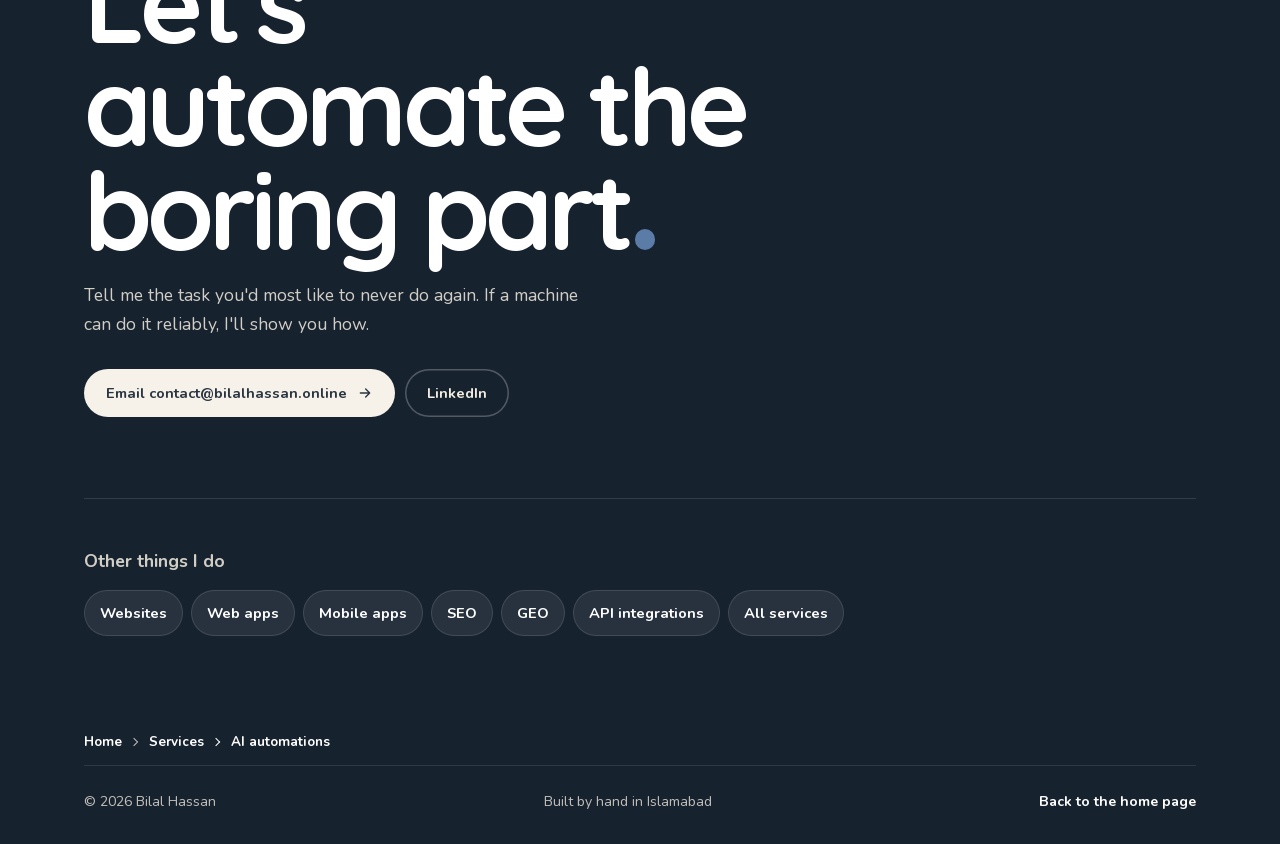
<file: services/ai-automations/index.html>
<!doctype html>
<html lang="en">
<head>
<meta charset="utf-8" />
<meta name="viewport" content="width=device-width, initial-scale=1, viewport-fit=cover" />
<title>AI Automations for Small Businesses · Bilal Hassan</title>
<meta name="description" content="AI automations by Bilal Hassan that sort enquiries, draft replies and move data between the tools you use, with a person approving anything customers see." />
<meta name="keywords" content="best developer in Islamabad, Bilal Hassan, bilal builds, best AI automation developer in Islamabad, best AI automation services in Pakistan, AI automation Islamabad, business automation Pakistan, Gemini automation, AI workflow developer" />
<meta name="author" content="Bilal Hassan" />
<meta name="robots" content="index, follow, max-image-preview:large, max-snippet:-1" />
<meta name="theme-color" content="#F7F2E9" />
<link rel="canonical" href="https://bilalhassan.online/services/ai-automations/" />
<meta property="og:type" content="website" />
<meta property="og:title" content="AI Automations for Small Businesses · Bilal Hassan" />
<meta property="og:description" content="AI automations by Bilal Hassan that sort enquiries, draft replies and move data between the tools you use, with a person approving anything customers see." />
<meta property="og:url" content="https://bilalhassan.online/services/ai-automations/" />
<meta property="og:site_name" content="bilal builds." />
<meta property="og:image" content="https://bilalhassan.online/assets/og/ai-automations.jpg" />
<meta property="og:image:width" content="1200" />
<meta property="og:image:height" content="630" />
<meta property="og:image:alt" content="AI Automations for Small Businesses · Bilal Hassan" />
<meta property="og:locale" content="en_US" />
<meta name="twitter:card" content="summary_large_image" />
<meta name="twitter:title" content="AI Automations for Small Businesses · Bilal Hassan" />
<meta name="twitter:description" content="AI automations by Bilal Hassan that sort enquiries, draft replies and move data between the tools you use, with a person approving anything customers see." />
<meta name="twitter:image" content="https://bilalhassan.online/assets/og/ai-automations.jpg" />
<link rel="icon" type="image/svg+xml" href="../../assets/favicon.svg" />
<link rel="icon" type="image/png" href="../../assets/favicon.png" />
<link rel="apple-touch-icon" href="../../assets/logo.png" />
<script type="application/ld+json">
{
  "@context": "https://schema.org",
  "@graph": [
    {
      "@type": "WebPage",
      "@id": "https://bilalhassan.online/services/ai-automations/#webpage",
      "url": "https://bilalhassan.online/services/ai-automations/",
      "name": "AI Automations for Small Businesses · Bilal Hassan",
      "description": "AI automations by Bilal Hassan that sort enquiries, draft replies and move data between the tools you use, with a person approving anything customers see.",
      "isPartOf": {
        "@id": "https://bilalhassan.online/#website"
      },
      "about": {
        "@id": "https://bilalhassan.online/#bilal"
      },
      "mainEntity": {
        "@id": "https://bilalhassan.online/services/ai-automations/#service"
      },
      "breadcrumb": {
        "@id": "https://bilalhassan.online/services/ai-automations/#breadcrumb"
      },
      "inLanguage": "en"
    },
    {
      "@type": "Service",
      "@id": "https://bilalhassan.online/services/ai-automations/#service",
      "name": "AI automation",
      "serviceType": "AI automation",
      "description": "AI automations by Bilal Hassan that sort enquiries, draft replies and move data between the tools you use, with a person approving anything customers see.",
      "url": "https://bilalhassan.online/services/ai-automations/",
      "areaServed": "Worldwide",
      "provider": {
        "@id": "https://bilalhassan.online/#bilal"
      }
    },
    {
      "@type": "Person",
      "@id": "https://bilalhassan.online/#bilal",
      "name": "Bilal Hassan",
      "url": "https://bilalhassan.online/",
      "email": "contact@bilalhassan.online",
      "jobTitle": "Full-Stack Web Developer",
      "address": {
        "@type": "PostalAddress",
        "addressLocality": "Islamabad",
        "addressCountry": "PK"
      }
    },
    {
      "@type": "BreadcrumbList",
      "@id": "https://bilalhassan.online/services/ai-automations/#breadcrumb",
      "itemListElement": [
        {
          "@type": "ListItem",
          "position": 1,
          "name": "Home",
          "item": "https://bilalhassan.online/"
        },
        {
          "@type": "ListItem",
          "position": 2,
          "name": "Services",
          "item": "https://bilalhassan.online/services/"
        },
        {
          "@type": "ListItem",
          "position": 3,
          "name": "AI automations",
          "item": "https://bilalhassan.online/services/ai-automations/"
        }
      ]
    },
    {
      "@type": "WebSite",
      "@id": "https://bilalhassan.online/#website",
      "url": "https://bilalhassan.online/",
      "name": "bilal builds."
    }
  ]
}
</script>
<script>
  (function (d) {
    d.classList.add('js');
    try { if (matchMedia('(prefers-reduced-motion: reduce)').matches || /[?&]reduced=1/.test(location.search)) d.classList.add('reduce'); } catch (e) {}
  })(document.documentElement);
</script>
<link rel="preload" href="../../assets/fonts/quicksand.woff2" as="font" type="font/woff2" crossorigin />
<link rel="preload" href="../../assets/fonts/nunito.woff2" as="font" type="font/woff2" crossorigin />
<link rel="preload" href="../../assets/fonts/martian-mono.woff2" as="font" type="font/woff2" crossorigin />
<style id="service-css">
/* copied from assets/service.css by tools/sync.mjs: edit that file, then run it */
/* bilal builds. · shared styles for the service pages (each page adds a small block for its own demo) */
@font-face{font-family:'Quicksand';font-style:normal;font-weight:500 700;font-display:optional;src:url(../../assets/fonts/quicksand.woff2) format('woff2');unicode-range:U+0000-00FF,U+0131,U+0152-0153,U+02BB-02BC,U+02C6,U+02DA,U+02DC,U+0304,U+0308,U+0329,U+2000-206F,U+20AC,U+2122,U+2191,U+2193,U+2212,U+2215,U+FEFF,U+FFFD}
/* fonts are 'optional': used if they arrive in time, otherwise these size-matched stand-ins stay for that visit, so text never jumps */
@font-face{font-family:'Nunito Fallback';src:local('Arial'),local('Arimo'),local('Liberation Sans'),local('Roboto');size-adjust:101.33%;ascent-override:99.77%;descent-override:34.84%;line-gap-override:0%}
@font-face{font-family:'Quicksand Fallback';src:local('Arial'),local('Arimo'),local('Liberation Sans'),local('Roboto');size-adjust:110.5%;ascent-override:90.5%;descent-override:22.62%;line-gap-override:0%}
@font-face{font-family:'Nunito';font-style:normal;font-weight:400 800;font-display:optional;src:url(../../assets/fonts/nunito.woff2) format('woff2');unicode-range:U+0000-00FF,U+0131,U+0152-0153,U+02BB-02BC,U+02C6,U+02DA,U+02DC,U+0304,U+0308,U+0329,U+2000-206F,U+20AC,U+2122,U+2191,U+2193,U+2212,U+2215,U+FEFF,U+FFFD}
@font-face{font-family:'Martian Mono';font-style:normal;font-weight:400 500;font-display:optional;src:url(../../assets/fonts/martian-mono.woff2) format('woff2');unicode-range:U+0000-00FF,U+0131,U+0152-0153,U+02BB-02BC,U+02C6,U+02DA,U+02DC,U+0304,U+0308,U+0329,U+2000-206F,U+20AC,U+2122,U+2191,U+2193,U+2212,U+2215,U+FEFF,U+FFFD}

:root{
  --bg:#F7F2E9; --card:#FDFBF4; --ink:#2A3542; --ink-2:#55606D;
  --blue:#5B7CA6; --blue-deep:#3F6390; --blue-soft:#AAC6E5; --chip:#EAF0F7; --warm:#DCE8F5;
  --hairline:#E6DECF; --green:#286B4B; --night:#17222F; --paper-on-dark:#F2ECE1;
  --display:'Quicksand','Quicksand Fallback','Trebuchet MS',sans-serif;
  --font:'Nunito','Nunito Fallback',system-ui,-apple-system,'Segoe UI',sans-serif;
  --mono:'Martian Mono',ui-monospace,'SF Mono',Menlo,monospace;
  --pad:clamp(20px,5vw,72px); --maxw:1240px;
  --ease:cubic-bezier(.22,1,.36,1); --spring:cubic-bezier(.34,1.56,.64,1);
  --shadow:0 1px 2px rgba(40,60,90,.04),0 18px 40px -22px rgba(40,60,90,.22);
  --shadow-sm:0 1px 2px rgba(40,60,90,.04),0 8px 20px -14px rgba(40,60,90,.2);
}
*,*::before,*::after{box-sizing:border-box;margin:0;padding:0}
html{-webkit-text-size-adjust:100%;scroll-behavior:smooth}
html.reduce{scroll-behavior:auto}
html.menu-open body{overflow:hidden}
body{background:var(--bg);color:var(--ink);font:400 17px/1.65 var(--font);-webkit-font-smoothing:antialiased;overflow-x:clip}
img,svg{display:block;max-width:100%}
img{height:auto}
a{color:inherit;text-decoration:none}
button,input,select,textarea{font:inherit;color:inherit}
button{background:none;border:0;cursor:pointer}
a,button{-webkit-tap-highlight-color:transparent;touch-action:manipulation}
ol,ul{list-style:none}
h1,h2,h3{font-family:var(--display);font-weight:700;line-height:1.08;letter-spacing:-.02em;text-wrap:balance}
p{text-wrap:pretty}
::selection{background:var(--blue-soft);color:var(--ink)}
:focus-visible{outline:2.5px solid var(--blue);outline-offset:3px;border-radius:8px}
/* on the night scenes the ring turns soft blue, so it stays visible (3:1 or more against the section) */
[data-dark] :focus-visible,.sheet :focus-visible,.nav.dark :focus-visible,.demo.dark :focus-visible{outline-color:var(--blue-soft)}
.menu-open .nav :focus-visible{outline-color:var(--blue)}
.wrap{max-width:var(--maxw);margin-inline:auto;padding-inline:var(--pad)}
.sr-only{position:absolute;width:1px;height:1px;padding:0;margin:-1px;overflow:hidden;clip:rect(0 0 0 0);white-space:nowrap;border:0}
.skip{position:absolute;left:-9999px;top:0;z-index:500;background:var(--ink);color:#fff;font-weight:700;padding:12px 18px;border-radius:0 0 12px 0}
.skip:focus{left:0}
/* the pulse is a ring under the dot that grows and fades: transform and opacity only, so it runs off the main thread */
.live-dot{position:relative;width:8px;height:8px;flex:none}
.live-dot::before,.live-dot::after{content:"";position:absolute;inset:0;border-radius:50%;background:var(--green)}
.live-dot::before{background:rgba(40,107,75,.5);animation:livepulse 2.4s ease-out infinite}
@keyframes livepulse{70%,100%{transform:scale(3);opacity:0}}

/* buttons */
.btn{position:relative;display:inline-flex;align-items:center;gap:10px;font:700 .92rem/1 var(--font);padding:16px 22px;border-radius:999px;transition:background .25s,color .25s,box-shadow .25s,transform .35s var(--ease)}
.btn svg{width:16px;height:16px;stroke:currentColor;stroke-width:2;fill:none;stroke-linecap:round;stroke-linejoin:round;transition:transform .3s var(--ease)}
.btn:hover svg{transform:translateX(3px)}
.btn-primary{background:var(--blue-deep);color:#fff}
.btn-primary:hover{background:var(--ink)}
.btn-ghost{color:var(--ink);box-shadow:inset 0 0 0 1.5px var(--hairline)}
.btn-ghost:hover{box-shadow:inset 0 0 0 1.5px var(--blue);color:var(--blue-deep)}
.btn-light{background:var(--bg);color:var(--ink)}
.btn-light:hover{background:#fff}
.btn-sm{padding:12px 16px;font-size:.84rem}
.magnetic{transform:translate(var(--mx,0px),var(--my,0px))}
.btn:active{transform:translate(var(--mx,0px),var(--my,0px)) scale(.95);transition-duration:.08s}

/* nav (same pill as the home page) */
.nav{position:fixed;top:12px;left:0;right:0;z-index:200;display:flex;justify-content:center;padding-inline:12px;pointer-events:none}
.nav-in{position:relative;pointer-events:auto;display:flex;align-items:center;gap:4px;width:min(100%,1000px);padding:6px 6px 6px 10px;border-radius:999px;
  background:rgba(253,251,244,.84);-webkit-backdrop-filter:blur(14px) saturate(1.3);backdrop-filter:blur(14px) saturate(1.3);
  box-shadow:0 0 0 1px rgba(42,53,66,.07),var(--shadow-sm);transition:background .45s,color .45s,box-shadow .45s}
.nav.dark .nav-in{background:rgba(23,34,47,.8);color:var(--paper-on-dark);box-shadow:0 0 0 1px rgba(255,255,255,.08),0 10px 30px -18px rgba(0,0,0,.6)}
.nav-in::after{content:"";position:absolute;left:24px;right:24px;bottom:2px;height:2px;border-radius:2px;background:var(--blue);opacity:.55;pointer-events:none;transform-origin:left;transform:scaleX(var(--sp,0))}
.brand{display:inline-flex;align-items:center;gap:10px;font:700 1rem/1 var(--display);margin-right:auto;padding:4px;border-radius:999px}
.brand img{width:28px;height:28px;border-radius:8px;background:#0B0B0C}
.brand .bdot{color:var(--blue)}
.nav.dark .brand .bdot{color:var(--blue-soft)}
.nav-links{display:flex;gap:2px}
.nav-links a{font-weight:600;font-size:.88rem;padding:10px 14px;border-radius:999px;opacity:.78;transition:opacity .2s,background .2s}
.nav-links a:hover,.nav-links a:focus-visible,.nav-links a[aria-current="page"]{opacity:1;background:rgba(91,124,166,.12)}
.nav-cta{margin-left:6px}
.nav.dark .nav-cta{background:var(--paper-on-dark);color:var(--ink)}
.menu-btn{display:none;font:700 .86rem/1 var(--font);padding:13px 18px;border-radius:999px;background:var(--ink);color:var(--bg)}
.sheet{display:none}
@media (max-width:860px){
  .nav-links,.nav-cta{display:none}
  .menu-btn{display:block}
  .sheet{position:fixed;inset:0;z-index:190;display:flex;flex-direction:column;justify-content:flex-end;padding:110px 26px calc(34px + env(safe-area-inset-bottom));
    background:var(--night);color:var(--paper-on-dark);clip-path:circle(0px at calc(100% - 52px) 38px);visibility:hidden;transition:clip-path .6s var(--ease),visibility 0s .6s}
  .menu-open .sheet{clip-path:circle(150% at calc(100% - 52px) 38px);visibility:visible;transition:clip-path .6s var(--ease)}
  .sheet > a{font:700 clamp(2.1rem,10vw,3rem)/1.1 var(--display);letter-spacing:-.02em;color:#fff;padding:9px 0;border-bottom:1px solid rgba(255,255,255,.1);
    opacity:0;transform:translateY(26px);transition:opacity .3s,transform .4s var(--ease)}
  .menu-open .sheet > a{opacity:1;transform:none;transition-delay:calc(.14s + var(--i,0) * 55ms)}
  .menu-open .nav .nav-in{background:var(--card);color:var(--ink)}
}

/* hero: the service name is the headline, ending in the brand's full stop */
.s-hero{padding:clamp(120px,18vh,170px) 0 clamp(40px,7vh,72px)}
.crumbs ol{display:flex;flex-wrap:wrap;align-items:center;font-weight:700;font-size:.92rem;color:var(--ink-2)}
.crumbs li{display:inline-flex;align-items:center}
.crumbs li + li::before{content:"";width:6px;height:6px;margin:0 12px 0 9px;border-top:1.75px solid currentColor;border-right:1.75px solid currentColor;transform:rotate(45deg)}
.crumbs a{display:inline-block;padding:8px 0;transition:color .2s}
.crumbs a:hover{color:var(--blue-deep)}
.crumbs [aria-current]{color:var(--ink)}
/* the breadcrumb lives in the footer, small, the way Apple does it */
.foot .crumbs{padding:6px 0 4px}
.foot .crumbs ol{font-size:.84rem;color:rgba(242,236,225,.78)}
.foot .crumbs a:hover{color:#fff}
.foot .crumbs [aria-current]{color:#fff}
.s-title{margin-top:18px;font-size:clamp(3.3rem,12.5vw,10.5rem);line-height:.9;letter-spacing:-.05em;max-width:12ch}
.s-title .tdot{display:inline-block;width:.19em;height:.19em;margin-left:.04em;border-radius:50%;background:var(--blue)}
.s-title .w{display:inline-block;overflow:hidden;vertical-align:top;padding:.04em .02em .08em;margin:-.04em -.02em -.08em}
.s-title .w > span{display:inline-block}
html.js:not(.reduce) .s-title .w > span{animation:rise .95s var(--ease) both;animation-delay:calc(var(--i,0) * 70ms + 80ms)}
html.js:not(.reduce) .s-title .tdot{animation:dotin .7s var(--spring) both;animation-delay:.55s}
@keyframes rise{from{transform:translateY(110%) rotate(5deg)}}
@keyframes dotin{from{transform:scale(0)}}
.s-lead{margin-top:clamp(20px,3vh,30px);max-width:46ch;font-size:clamp(1.12rem,1.9vw,1.4rem);line-height:1.55;color:var(--ink)}
.cta-row{display:flex;flex-wrap:wrap;gap:10px;margin-top:26px}

/* the demo: one interactive moment per page */
.demo{margin-top:clamp(40px,7vh,72px);border-radius:clamp(24px,3vw,36px);background:var(--card);box-shadow:var(--shadow);padding:clamp(18px,3vw,36px);position:relative;overflow:hidden;overflow:clip}
.demo-note{margin-top:14px;font:400 11px/1.6 var(--mono);color:var(--ink-2)}
.demo.dark{background:var(--night);color:var(--paper-on-dark)}
.demo.dark .demo-note{color:rgba(242,236,225,.72)}

/* content bands */
.band{padding:clamp(60px,10vh,110px) 0}
.band h2{font-size:clamp(2rem,4.6vw,3.6rem);max-width:18ch}
.band .intro{margin-top:16px;max-width:56ch;font-size:1.08rem;color:var(--ink-2)}
.gets{display:grid;grid-template-columns:repeat(2,minmax(0,1fr));gap:2px 48px;margin-top:clamp(28px,5vh,48px);border-top:1.5px solid var(--hairline)}
.gets li{display:grid;grid-template-columns:22px 1fr;gap:12px;align-items:baseline;padding:18px 0;border-bottom:1.5px solid var(--hairline)}
.gets li::before{content:"";grid-column:1;grid-row:1;width:10px;height:10px;border-radius:50%;background:var(--blue);transform:translateY(-1px)}
.gets li > *{grid-column:2}
.gets b{display:block;font:700 1.12rem/1.3 var(--display)}
.gets span{display:block;margin-top:4px;color:var(--ink-2);font-size:.98rem}
@media (max-width:760px){.gets{grid-template-columns:1fr}}

/* proof: real work, linked */
.proof{display:grid;grid-template-columns:repeat(auto-fit,minmax(260px,1fr));gap:clamp(14px,2vw,22px);margin-top:clamp(28px,5vh,48px)}
.pcard{display:flex;flex-direction:column;border-radius:26px;background:var(--card);box-shadow:var(--shadow);overflow:hidden;transition:transform .45s var(--ease),box-shadow .45s}
a.pcard:hover{transform:translateY(-4px);box-shadow:0 1px 2px rgba(40,60,90,.04),0 26px 50px -26px rgba(40,60,90,.32)}
.pcard .pmedia{aspect-ratio:16/10;background:#E8E3DA;overflow:hidden}
.pcard .pmedia img{width:100%;height:100%;object-fit:cover}
.pcard .pbody{padding:20px 22px 22px;display:grid;gap:6px}
.pcard h3{font-size:1.35rem}
.pcard p{color:var(--ink-2);font-size:.97rem}
.pcard .pmeta{font-weight:700;font-size:.85rem;color:var(--blue-deep);margin-top:4px}

/* questions */
.faq{margin-top:clamp(24px,4vh,40px);border-top:1.5px solid var(--hairline);max-width:860px}
.faq details{border-bottom:1.5px solid var(--hairline)}
.faq summary{list-style:none;cursor:pointer;display:flex;justify-content:space-between;align-items:center;gap:20px;padding:22px 2px;font:700 clamp(1.1rem,1.8vw,1.35rem)/1.3 var(--display)}
.faq summary::-webkit-details-marker{display:none}
.faq summary::after{content:"";flex:none;width:12px;height:12px;border-radius:50%;background:var(--blue-soft);transition:transform .3s var(--spring),background .3s}
.faq details[open] summary::after{background:var(--blue);transform:scale(1.4)}
.faq p{padding:0 2px 22px;max-width:62ch;color:var(--ink-2)}

/* closing call to action */
.s-cta{background:var(--night);color:var(--paper-on-dark);border-radius:clamp(28px,4vw,52px) clamp(28px,4vw,52px) 0 0;padding:clamp(90px,14vh,150px) 0 clamp(60px,9vh,90px)}
.s-cta h2{font-size:clamp(2.6rem,8.5vw,7.4rem);line-height:.95;letter-spacing:-.045em;color:#fff;max-width:11ch}
.s-cta h2 .tdot{display:inline-block;width:.19em;height:.19em;margin-left:.04em;border-radius:50%;background:var(--blue)}
.s-cta p{margin-top:20px;max-width:46ch;color:rgba(242,236,225,.85);font-size:1.1rem}
.s-cta .cta-row{margin-top:30px}
.s-cta .btn-ghost{color:var(--paper-on-dark);box-shadow:inset 0 0 0 1.5px rgba(255,255,255,.25)}
.s-cta .btn-ghost:hover{color:#fff;box-shadow:inset 0 0 0 1.5px var(--blue-soft)}
.more{margin-top:clamp(56px,9vh,90px);padding-top:28px;border-top:1px solid rgba(255,255,255,.12)}
.more p{font-weight:700;color:rgba(242,236,225,.85);margin-bottom:14px}
.more ul{display:flex;flex-wrap:wrap;gap:8px}
.more a{display:inline-flex;padding:11px 16px;border-radius:999px;background:rgba(255,255,255,.07);box-shadow:inset 0 0 0 1px rgba(255,255,255,.12);font-weight:700;font-size:.92rem;color:#fff;transition:background .2s}
.more a:hover{background:rgba(255,255,255,.14)}
.foot{background:var(--night);color:rgba(242,236,225,.78);font-size:.88rem;padding-bottom:30px}
.foot-in{display:flex;flex-wrap:wrap;justify-content:space-between;gap:10px 24px;padding-top:24px;border-top:1px solid rgba(255,255,255,.1)}
.foot a{color:#fff;font-weight:700}

/* the dot follows the pointer (fine pointers only) */
.cursor{position:fixed;left:0;top:0;z-index:400;width:12px;height:12px;margin:-6px 0 0 -6px;border-radius:50%;background:var(--blue);box-shadow:0 0 0 2px rgba(253,251,244,.9);
  pointer-events:none;opacity:0;transform:translate3d(var(--cx,-60px),var(--cy,-60px),0);transition:opacity .3s,width .3s var(--ease),height .3s var(--ease),margin .3s var(--ease),background .3s,box-shadow .3s}
.cursor.on{opacity:1}
.cursor.big{width:44px;height:44px;margin:-22px 0 0 -22px;background:rgba(91,124,166,.16);box-shadow:inset 0 0 0 1.5px var(--blue)}

@media (hover:none){.btn:active{transform:scale(.96);transition:transform .08s}}
@media (prefers-reduced-motion:reduce){
  *,*::before,*::after{animation-duration:.01ms !important;animation-iteration-count:1 !important;transition-duration:.01ms !important}
}

/* shared demo controls */
.demo-bar{display:flex;flex-wrap:wrap;align-items:center;justify-content:space-between;gap:12px 20px;margin-bottom:clamp(16px,2.4vw,24px)}
.seg{display:inline-flex;flex-wrap:wrap;gap:4px;padding:4px;border-radius:26px;background:var(--chip)}
.seg button{font-weight:700;font-size:.86rem;line-height:1.2;padding:11px 16px;border-radius:999px;color:var(--ink-2);transition:background .25s,color .25s,box-shadow .25s}
.seg button:hover{color:var(--ink)}
.seg button[aria-pressed="true"]{background:var(--card);color:var(--ink);box-shadow:var(--shadow-sm)}
.demo.dark .seg{background:rgba(255,255,255,.08)}
.demo.dark .seg button{color:rgba(242,236,225,.8)}
.demo.dark .seg button:hover{color:#fff}
.demo.dark .seg button[aria-pressed="true"]{background:var(--paper-on-dark);color:var(--ink)}
.fld{display:grid;gap:6px;font-weight:700;font-size:.82rem;color:var(--ink-2)}
.fld input,.fld select,.fld textarea{width:100%;font:500 16px/1.3 var(--font);color:var(--ink);background:#fff;border:1.5px solid var(--hairline);border-radius:12px;padding:11px 12px;transition:border-color .2s,box-shadow .2s}
.fld textarea{resize:vertical}
.fld input:focus,.fld select:focus,.fld textarea:focus{outline:none;border-color:var(--blue);box-shadow:0 0 0 3px rgba(91,124,166,.2)}
.fld.dark{color:rgba(242,236,225,.8)}
.fld.dark input,.fld.dark textarea{background:rgba(255,255,255,.06);border-color:rgba(255,255,255,.16);color:#fff}
.fld.dark input:focus,.fld.dark textarea:focus{border-color:var(--blue-soft);box-shadow:0 0 0 3px rgba(170,198,229,.2)}

/* proof cards without a photo: typographic art, decorative only */
.pcard .ptag{font-weight:700;font-size:.8rem;color:var(--blue-deep)}
.pcard.text .pbody{padding:24px 24px 26px}
.pmedia.art{position:relative;display:grid;place-items:center;overflow:hidden}
.pmedia.art-num{background:var(--night);color:#fff}
.art-num b{font:700 clamp(4.2rem,8vw,6.4rem)/1 var(--display);letter-spacing:-.05em}
.art-num b i{display:inline-block;width:.19em;height:.19em;margin-left:.04em;border-radius:50%;background:var(--blue)}
.art-num small{position:absolute;left:22px;bottom:16px;font:400 11px/1.4 var(--mono);color:rgba(242,236,225,.78)}
.pmedia.art-bp{background:#1E3550}
.art-bp svg{width:86%;height:auto;fill:none;stroke:rgba(214,229,245,.62);stroke-width:2;stroke-linecap:round;stroke-linejoin:round}
.art-bp svg .acc{stroke:#8FB4DD;stroke-width:3}
.pmedia.art-flow{background:var(--chip)}
.art-flow ol{display:flex;flex-direction:column;gap:10px;width:78%}
.art-flow li{display:flex;align-items:center;gap:10px;padding:10px 14px;border-radius:999px;background:var(--card);box-shadow:var(--shadow-sm);font-weight:700;font-size:.9rem}
.art-flow li::before{content:"";width:9px;height:9px;flex:none;border-radius:50%;background:var(--blue)}
.art-flow li:nth-child(2){margin-left:9%}
.art-flow li:nth-child(3){margin-left:18%}
.pmedia.art-code{background:var(--night);place-items:stretch}
.art-code pre{margin:0;padding:18px 20px;overflow:hidden;font:400 11.5px/1.65 var(--mono);color:rgba(242,236,225,.86);white-space:pre}
.art-code pre:focus-visible{outline-color:var(--blue-soft);outline-offset:-3px}
.art-code .k{color:#9CC0E8}
.art-code .s{color:#C9DDB4}

.pcard .ptags{display:flex;flex-wrap:wrap;gap:6px;margin-bottom:2px}
.pcard .ptags span{padding:5px 10px;border-radius:999px;background:var(--chip);color:var(--blue-deep);font-weight:700;font-size:.76rem;line-height:1.2}
.pmedia.art-pr{background:var(--night)}
.art-pr .pr{width:86%;display:grid;gap:9px;padding:16px 18px;border-radius:16px;background:#0F1822;box-shadow:inset 0 0 0 1px rgba(255,255,255,.1)}
.art-pr .pr-top{display:flex;align-items:center;justify-content:space-between;gap:10px}
.art-pr .pr-state{display:inline-flex;align-items:center;gap:6px;padding:5px 11px;border-radius:999px;background:#7A4FD0;color:#fff;font:700 .76rem/1 var(--font)}
.art-pr .pr-state::before{content:"";width:7px;height:7px;border-radius:50%;background:#fff}
.art-pr .pr-num,.art-pr .pr-repo{font:400 11px/1.4 var(--mono);color:rgba(242,236,225,.82)}
.art-pr .pr-title{font:700 clamp(.84rem,1.3vw,.98rem)/1.35 var(--display);color:#fff}
.art-pr .pr-diff{display:flex;gap:10px;font:500 11px/1 var(--mono);color:rgba(242,236,225,.82)}
.art-pr .pr-diff i,.art-pr .pr-diff em{font-style:normal}
.art-pr .pr-diff i{color:#9FD9B9}
.art-pr .pr-diff em{color:#F2B8A8}

/* scroll motion; html.sjs is set by service.js, so nothing is hidden if the script never loads.
   The cards' small offset hides nothing, so it is on from the first paint and they never jump when the script starts.
   Transitions sit on the .in state only: switching a start position on never sets off a movement of its own. */
html.sjs:not(.reduce) [data-tilt]{transform:perspective(1400px) translateY(calc((1 - var(--rv,1)) * 46px)) rotateX(calc((1 - var(--rv,1)) * 11deg));transform-origin:50% 0}
html.js:not(.reduce) [data-rise]{transform:translateY(40px)}
html.js:not(.reduce) [data-rise].in{transform:none;transition:transform 1.1s var(--ease);transition-delay:calc(var(--i,0) * 90ms)}
html.sjs:not(.reduce) .rise .w > span{transform:translateY(110%) rotate(5deg)}
html.sjs:not(.reduce) .rise.in .w > span{transform:none;transition:transform .95s var(--ease);transition-delay:calc(var(--i,0) * 70ms)}
html.sjs:not(.reduce) .rise .tdot{transform:scale(0)}
html.sjs:not(.reduce) .rise.in .tdot{transform:none;transition:transform .7s var(--spring) .45s}
/* the first render only lays out the top of the page; service.js then shows the sections below one per frame (.shown),
   so no single task has to lay out the whole page. Without the script, they still render as they scroll into view. */
html.js:not(.cv-off) main > section:not(.s-hero):not(.shown),html.js:not(.cv-off) .foot:not(.shown){content-visibility:auto;contain-intrinsic-size:auto 900px}
.s-cta h2 .w{display:inline-block;overflow:hidden;vertical-align:top;padding:.04em .02em .1em;margin:-.04em -.02em -.1em}
.s-cta h2 .w > span{display:inline-block}

@media print{
  .nav,.sheet,.cursor,.s-cta,.foot,.skip{display:none !important}
  body{background:#fff}
}
</style>
<style>
  .flow{position:relative}
  .fl-nodes{--gap:16px;position:relative;display:grid;grid-template-columns:repeat(5,minmax(0,1fr));gap:var(--gap)}
  .fl-node{position:relative;display:flex;flex-direction:column;gap:12px;min-height:236px;padding:18px 16px;border-radius:18px;
    background:rgba(255,255,255,.04);box-shadow:inset 0 0 0 1px rgba(255,255,255,.1);transition:background .45s,box-shadow .45s}
  .fl-node:not(:last-child)::after{content:"";position:absolute;left:100%;top:27px;width:var(--gap);height:2px;background:rgba(255,255,255,.2)}
  .fl-node.on{background:rgba(91,124,166,.18);box-shadow:inset 0 0 0 1.5px var(--blue-soft),0 0 34px -10px rgba(170,198,229,.6)}
  .fl-node.done{box-shadow:inset 0 0 0 1px rgba(159,217,185,.4)}
  .fl-node.skip{background:transparent;box-shadow:inset 0 0 0 1px rgba(255,255,255,.14)}
  .fl-k{display:flex;align-items:center;gap:10px;font-weight:700;font-size:.92rem;line-height:1.25;color:#fff}
  .fl-dot{flex:none;width:12px;height:12px;border-radius:50%;background:rgba(255,255,255,.28);box-shadow:0 0 0 4px rgba(255,255,255,.06);transition:background .3s}
  .on .fl-dot{background:var(--blue-soft);animation:fpulse 1.2s ease-out infinite}
  .done .fl-dot{background:#9FD9B9}
  .skip .fl-dot{background:rgba(255,255,255,.18)}
  @keyframes fpulse{0%{box-shadow:0 0 0 0 rgba(170,198,229,.6)}100%{box-shadow:0 0 0 10px rgba(170,198,229,0)}}
  .fl-out{font-size:.86rem;line-height:1.5;color:rgba(242,236,225,.9);overflow-wrap:anywhere}
  .fl-mail{display:grid;gap:1px;padding-bottom:8px;margin-bottom:8px;border-bottom:1px solid rgba(255,255,255,.12)}
  .fl-mail b{color:#fff;font-size:.86rem}
  .fl-mail span{font:400 11px/1.5 var(--mono);color:rgba(242,236,225,.8)}
  .fl-tags{display:grid;gap:6px}
  .fl-tags div{display:flex;justify-content:space-between;gap:10px;padding:6px 10px;border-radius:10px;background:rgba(255,255,255,.06)}
  html.sjs:not(.reduce) .fl-tags div{animation:tagin .45s var(--spring) both}
  @keyframes tagin{from{transform:scale(.85) translateY(6px)}}
  .fl-tags dt{flex:none;font:400 11px/1.6 var(--mono);color:rgba(242,236,225,.8);overflow-wrap:normal}
  .fl-tags dd{min-width:0;font-weight:700;color:#fff;text-align:right}
  .fl-note{font-style:italic;color:rgba(242,236,225,.8)}
  .fl-ok{display:grid;gap:6px}
  .fl-ok p{display:flex;gap:8px;align-items:baseline}
  .fl-ok p::before{content:"";flex:none;width:8px;height:8px;border-radius:50%;background:#9FD9B9;transform:translateY(-1px)}
  .fl-approve{margin-top:2px}
  .fl-wait{display:block;margin-bottom:10px;font:400 11px/1.5 var(--mono);color:#F2C48D}
  .fl-packet{position:absolute;left:0;top:0;width:12px;height:12px;margin:-6px 0 0 -6px;border-radius:50%;background:#fff;box-shadow:0 0 0 4px rgba(170,198,229,.35),0 0 18px 4px rgba(170,198,229,.7);opacity:0;pointer-events:none;z-index:3}
  .caret::after{content:"";display:inline-block;width:2px;height:1em;margin-left:2px;vertical-align:-2px;background:currentColor;animation:blink .8s steps(1) infinite}
  @keyframes blink{50%{opacity:0}}
  @media (max-width:1000px){
    .fl-nodes{grid-template-columns:1fr;--gap:14px}
    .fl-node{min-height:0;padding:16px 16px 16px 18px}
    .fl-node:not(:last-child)::after{left:23px;top:100%;width:2px;height:var(--gap)}
    .fl-out:empty{display:none}
  }
</style>
</head>
<body>
<a class="skip" href="#main">Skip to content</a>

<header class="nav" id="nav">
  <div class="nav-in">
    <a class="brand" href="../../" aria-label="bilal builds, home">
      <img src="../../assets/logo-96.webp" width="28" height="28" alt="" />
      <span>bilal builds<span class="bdot">.</span></span>
    </a>
    <nav class="nav-links" aria-label="Primary">
      <a href="../../#work">Work</a>
      <a href="../">Services</a>
      <a href="../../#about">About</a>
      <a href="#contact">Contact</a>
    </nav>
    <a class="btn btn-primary btn-sm nav-cta" href="#contact">Start a project</a>
    <button class="menu-btn" id="menuBtn" type="button" aria-expanded="false" aria-controls="sheet">Menu</button>
  </div>
</header>
<nav class="sheet" id="sheet" aria-label="Menu">
  <a href="../../" style="--i:0">Home</a>
  <a href="../../#work" style="--i:1">Work</a>
  <a href="../" style="--i:2">Services</a>
  <a href="../../#about" style="--i:3">About</a>
  <a href="#contact" style="--i:4">Contact</a>
</nav>

<main id="main">
  <section class="s-hero" aria-labelledby="page-h">
    <div class="wrap">
      <h1 id="page-h" class="s-title"><span class="w"><span style="--i:0">AI</span></span> <span class="w"><span style="--i:1">automations</span></span><span class="tdot" aria-hidden="true"></span></h1>
      <p class="s-lead">Every business has jobs that eat the week: sorting enquiries, copying details from one place to another, writing the same reply for the tenth time. I build automations that do those jobs for you, with AI where it actually helps and a person approving anything your customers will see.</p>
      <div class="cta-row">
        <a class="btn btn-primary magnetic" href="mailto:contact@bilalhassan.online?subject=Automation%20idea&amp;body=Hi%20Bilal%2C%0A%0AWhat%20I%20need%3A%20%0ATimeline%3A%20%0ARough%20budget%3A%20%0A%0AThanks%21">Automate something <svg viewBox="0 0 24 24" width="16" height="16" aria-hidden="true"><path d="M5 12h14M13 6l6 6-6 6"/></svg></a>
        <a class="btn btn-ghost" href="../../#work">See my work</a>
      </div>
      <div class="demo dark flow" id="flow" data-tilt data-nosnippet>
        <div class="demo-bar">
          <div class="seg" role="group" aria-label="Sample email">
            <button type="button" data-s="order" aria-pressed="true">An order</button>
            <button type="button" data-s="complaint" aria-pressed="false">A complaint</button>
            <button type="button" data-s="spam" aria-pressed="false">Spam</button>
          </div>
          <button type="button" class="btn btn-light btn-sm" id="flowRun">Run it <svg viewBox="0 0 24 24" width="16" height="16" aria-hidden="true"><path d="M5 12h14M13 6l6 6-6 6"/></svg></button>
        </div>
        <ol class="fl-nodes" id="flowNodes">
          <li class="fl-node"><span class="fl-k"><i class="fl-dot"></i>A new email arrives</span><div class="fl-out"></div></li>
          <li class="fl-node"><span class="fl-k"><i class="fl-dot"></i>AI reads and sorts it</span><div class="fl-out"></div></li>
          <li class="fl-node"><span class="fl-k"><i class="fl-dot"></i>AI drafts a reply</span><div class="fl-out"></div></li>
          <li class="fl-node"><span class="fl-k"><i class="fl-dot"></i>You approve it</span><div class="fl-out"></div></li>
          <li class="fl-node"><span class="fl-k"><i class="fl-dot"></i>Done</span><div class="fl-out"></div></li>
        </ol>
        <span class="fl-packet" id="flowPacket" aria-hidden="true"></span>
        <p class="sr-only" id="flowLive" aria-live="polite"></p>
      </div>
      <p class="demo-note">A simulation with made-up emails. Nothing is sent, and no AI model runs on this page.</p>
    </div>
  </section>

  <section class="band" aria-labelledby="gets-h">
    <div class="wrap">
      <h2 id="gets-h">What you get</h2>
      <ul class="gets">
        <li><b>A list of the busywork</b><span>We write down the jobs that eat your week, and pick the ones worth automating first.</span></li>
        <li><b>The tools you already use</b><span>Email, spreadsheets, forms and your website, connected so data moves on its own.</span></li>
        <li><b>AI where it helps</b><span>Sorting, summarising and first drafts with models like Google's Gemini, and plain code for everything else.</span></li>
        <li><b>You stay in charge</b><span>Anything a customer will see can wait for your approval.</span></li>
        <li><b>A record of every run</b><span>So you can always see what happened, when and why.</span></li>
        <li><b>A heads-up when something breaks</b><span>If a step fails, you hear about it the same day, not a week later.</span></li>
      </ul>
    </div>
  </section>

  <section class="band" aria-labelledby="proof-h">
    <div class="wrap">
      <h2 id="proof-h">Automations I've built</h2>
      <div class="proof">
        <div class="pcard" data-rise style="--i:0">
          <div class="pmedia"><img src="../../assets/apps/ca-portal-scan.webp" srcset="../../assets/apps/ca-portal-scan-400.webp 400w, ../../assets/apps/ca-portal-scan.webp 800w" sizes="(max-width: 593px) 90vw, (max-width: 906px) 45vw, 360px" width="800" height="500" alt="The invoicing app on two phones: the Scan a rental slip button above the car form, and the invoice list. Shown with sample data, personal details blurred." loading="lazy" decoding="async" /></div>
          <div class="pbody">
            <h3>Invoice &amp; Rental App</h3>
            <p>Staff photograph a hand-filled rental slip and Gemini reads it into the form, so they check the details instead of typing them. It's part of the invoicing app a family business uses every day.</p>
            <p class="pmeta">Next.js · Gemini API · Shown with sample data</p>
          </div>
        </div>
        <div class="pcard" data-rise style="--i:1">
          <div class="pmedia"><img src="../../assets/apps/wildscan.webp" srcset="../../assets/apps/wildscan-400.webp 400w, ../../assets/apps/wildscan.webp 800w" sizes="(max-width: 593px) 90vw, (max-width: 906px) 45vw, 360px" width="800" height="500" alt="WildScan's collection screen: a red fox, a blue tit, a monarch butterfly, a red squirrel and a toad, each with a rarity label." loading="lazy" decoding="async" /></div>
          <div class="pbody">
            <h3>WildScan</h3>
            <p>Gemini looks at each photo, names the species, rates how rare it is, and rejects animals in cages and photos of screens. The rules are strict, so the leaderboard stays fair.</p>
            <p class="pmeta">Next.js · Node · Gemini 2.5 Flash</p>
          </div>
        </div>
        <a class="pcard" href="../../#numbers" data-rise style="--i:2">
          <div class="pmedia art art-flow" aria-hidden="true"><ol><li>OpenStreetMap</li><li>Lighthouse</li><li>Report</li></ol></div>
          <div class="pbody">
            <h3>The website audit pipeline</h3>
            <p>It pulls business listings from OpenStreetMap, runs Google's Lighthouse on each website and writes up the results. It's how I tested 465 sites in October.</p>
            <p class="pmeta">Node · OpenStreetMap · Lighthouse</p>
          </div>
        </a>
      </div>
    </div>
  </section>

  <section class="band" aria-labelledby="faq-h">
    <div class="wrap">
      <h2 id="faq-h">Questions people ask</h2>
      <div class="faq">
        <details>
          <summary>Will the AI reply to my customers on its own?</summary>
          <p>Only if you want it to. I usually set things up so a person approves anything a customer sees, at least until you trust it.</p>
        </details>
        <details>
          <summary>What does it cost to run?</summary>
          <p>It depends on how often it runs. I'll estimate the monthly AI and hosting costs before we build, so there are no surprises.</p>
        </details>
        <details>
          <summary>Is my data safe?</summary>
          <p>Each automation only gets access to what it needs, API keys stay on the server, and I'll tell you exactly which services see your data.</p>
        </details>
      </div>
    </div>
  </section>

  <section class="s-cta" id="contact" aria-labelledby="contact-h" data-dark>
    <div class="wrap">
      <h2 id="contact-h" class="rise"><span class="w"><span style="--i:0">Let's</span></span> <span class="w"><span style="--i:1">automate</span></span> <span class="w"><span style="--i:2">the</span></span> <span class="w"><span style="--i:3">boring</span></span> <span class="w"><span style="--i:4">part</span></span><span class="tdot" aria-hidden="true"></span></h2>
      <p>Tell me the task you'd most like to never do again. If a machine can do it reliably, I'll show you how.</p>
      <div class="cta-row">
        <a class="btn btn-light magnetic" href="mailto:contact@bilalhassan.online?subject=Automation%20idea&amp;body=Hi%20Bilal%2C%0A%0AWhat%20I%20need%3A%20%0ATimeline%3A%20%0ARough%20budget%3A%20%0A%0AThanks%21">Email contact@bilalhassan.online <svg viewBox="0 0 24 24" width="16" height="16" aria-hidden="true"><path d="M5 12h14M13 6l6 6-6 6"/></svg></a>
        <a class="btn btn-ghost" href="https://www.linkedin.com/in/bilal-hassan-363a15371/" target="_blank" rel="noopener noreferrer">LinkedIn<span class="sr-only"> (opens in a new tab)</span></a>
      </div>
      <nav class="more" aria-label="Other services">
        <p>Other things I do</p>
        <ul>
          <li><a href="../websites/">Websites</a></li>
          <li><a href="../web-apps/">Web apps</a></li>
          <li><a href="../mobile-apps/">Mobile apps</a></li>
          <li><a href="../seo/">SEO</a></li>
          <li><a href="../geo/">GEO</a></li>
          <li><a href="../api-integrations/">API integrations</a></li>
          <li><a href="../">All services</a></li>
        </ul>
      </nav>
    </div>
  </section>
</main>

<footer class="foot" data-dark>
  <div class="wrap">
      <nav class="crumbs" aria-label="Breadcrumb"><ol><li><a href="../../">Home</a></li><li><a href="../">Services</a></li><li aria-current="page">AI automations</li></ol></nav>
    <div class="foot-in">
      <span>© 2026 Bilal Hassan</span>
      <span>Built by hand in Islamabad</span>
      <a href="../../">Back to the home page</a>
    </div>
  </div>
</footer>

<script src="../../assets/service.js?v=2" defer></script>
<script>
(() => {
  'use strict';
  const root = document.getElementById('flow');
  if (!root) return;
  const nodes = Array.from(root.querySelectorAll('.fl-node'));
  const outs = nodes.map(n => n.querySelector('.fl-out'));
  const runBtn = document.getElementById('flowRun'), packet = document.getElementById('flowPacket'), live = document.getElementById('flowLive');
  const pick = Array.from(root.querySelectorAll('.seg button'));
  const reduce = document.documentElement.classList.contains('reduce');
  const SAMPLES = {
    order: {
      from: 'Sara K.', subject: 'Saturday order',
      body: "Hi! Could I get two dozen cardamom buns for Saturday morning? I'd pick them up around 9. Thanks!",
      sort: [['Type', 'Order'], ['What', '24 cardamom buns'], ['When', 'Sat, 9am pickup'], ['Priority', 'Normal']],
      draft: "Hi Sara, two dozen cardamom buns are yours for Saturday. They'll be ready from 8:30, so 9 is perfect. See you then!",
      done: ['Reply sent to Sara.', 'Order added to your sheet, row 18.'],
    },
    complaint: {
      from: 'Tom R.', subject: 'Burnt loaf',
      body: 'The sourdough I bought on Tuesday was burnt on the bottom. Not great for the price.',
      sort: [['Type', 'Complaint'], ['Mood', 'Unhappy'], ['Priority', 'High'], ['Flag', 'Owner should see']],
      draft: "Hi Tom, I'm sorry about Tuesday's loaf. That isn't the standard we aim for. Your next one is on us, just mention this email at the counter.",
      done: ['Apology sent to Tom.', 'Logged as a complaint and flagged for your weekly review.'],
    },
    spam: {
      from: 'Promo Team', subject: "You've been selected",
      body: 'Your website has been chosen for 10,000 free visitors! Click here to claim your prize now.',
      sort: [['Type', 'Spam'], ['Action', 'Archive'], ['Reply', 'None']],
      draft: null,
      done: ['Archived.', 'You never had to see it.'],
    },
  };
  let cur = 'order', run = 0;
  const wait = ms => new Promise(r => setTimeout(r, reduce ? 0 : ms));
  const el = (tag, cls, text) => { const e = document.createElement(tag); if (cls) e.className = cls; if (text != null) e.textContent = text; return e; };
  const say = t => { live.textContent = t; };

  const typeInto = (target, text, id) => new Promise(res => {
    if (reduce) { target.textContent = text; return res(); }
    let i = 0; target.classList.add('caret');
    const t = setInterval(() => {
      if (id !== run) { clearInterval(t); return res(); }
      i += 2; target.textContent = text.slice(0, i);
      if (i >= text.length) { clearInterval(t); target.classList.remove('caret'); res(); }
    }, 18);
  });

  const fly = (a, b) => new Promise(res => {
    if (reduce || !packet.animate) return res();
    const box = root.getBoundingClientRect();
    const p = n => { const r = nodes[n].querySelector('.fl-dot').getBoundingClientRect(); return [r.left + r.width / 2 - box.left, r.top + r.height / 2 - box.top]; };
    const [x1, y1] = p(a), [x2, y2] = p(b);
    const anim = packet.animate([
      { transform: 'translate(' + x1 + 'px,' + y1 + 'px) scale(.6)', opacity: 0 },
      { transform: 'translate(' + x1 + 'px,' + y1 + 'px) scale(1)', opacity: 1, offset: .15 },
      { transform: 'translate(' + x2 + 'px,' + y2 + 'px) scale(1)', opacity: 1, offset: .85 },
      { transform: 'translate(' + x2 + 'px,' + y2 + 'px) scale(.6)', opacity: 0 },
    ], { duration: 640, easing: 'cubic-bezier(.65,0,.35,1)' });
    anim.onfinish = anim.oncancel = () => res();
  });

  const reset = () => {
    nodes.forEach(n => n.classList.remove('on', 'done', 'skip'));
    outs.forEach(o => { o.textContent = ''; });
  };
  const activate = i => { nodes.forEach((n, j) => { if (j < i && !n.classList.contains('skip')) n.classList.add('done'); n.classList.toggle('on', j === i); }); };

  const start = async () => {
    const id = ++run, s = SAMPLES[cur];
    reset();
    runBtn.disabled = true;
    const alive = () => id === run;

    activate(0);
    const mail = el('p', 'fl-mail'); mail.append(el('b', '', 'From ' + s.from), el('span', '', s.subject));
    const body = el('p');
    outs[0].append(mail, body);
    await typeInto(body, s.body, id); if (!alive()) return;
    await wait(250); await fly(0, 1); if (!alive()) return;

    activate(1);
    await wait(380); if (!alive()) return;
    const dl = el('dl', 'fl-tags'); outs[1].append(dl);
    for (const [k, v] of s.sort) {
      const d = el('div'); d.append(el('dt', '', k), el('dd', '', v)); dl.append(d);
      await wait(260); if (!alive()) return;
    }
    say('Sorted as ' + s.sort[0][1].toLowerCase() + '.');
    await wait(250); await fly(1, 2); if (!alive()) return;

    if (!s.draft) {
      nodes[2].classList.add('skip'); nodes[3].classList.add('skip');
      outs[2].append(el('p', 'fl-note', 'Skipped. Spam gets no reply.'));
      outs[3].append(el('p', 'fl-note', 'Nothing to approve.'));
      await wait(500); await fly(1, 4); if (!alive()) return;
    } else {
      activate(2);
      const draft = el('p'); outs[2].append(draft);
      await typeInto(draft, s.draft, id); if (!alive()) return;
      await wait(250); await fly(2, 3); if (!alive()) return;

      activate(3);
      const btn = el('button', 'btn btn-light btn-sm fl-approve', 'Approve and send');
      btn.type = 'button';
      outs[3].append(el('span', 'fl-wait', 'Waiting for you'), btn);
      say('Draft ready. Waiting for your approval.');
      btn.focus({ preventScroll: true });
      await new Promise(res => btn.addEventListener('click', res, { once: true }));
      if (!alive()) return;
      outs[3].textContent = '';
      outs[3].append(el('p', '', 'Approved by you.'));
      await fly(3, 4); if (!alive()) return;
    }

    activate(4);
    const ok = el('div', 'fl-ok'); outs[4].append(ok);
    for (const line of s.done) { ok.append(el('p', '', line)); await wait(300); if (!alive()) return; }
    nodes[4].classList.remove('on'); nodes[4].classList.add('done');
    say(s.done.join(' '));
    runBtn.disabled = false;
    runBtn.firstChild.textContent = 'Run again ';
  };

  runBtn.addEventListener('click', start);
  pick.forEach(b => b.addEventListener('click', () => {
    cur = b.dataset.s;
    pick.forEach(x => x.setAttribute('aria-pressed', String(x === b)));
    run++; reset();
    runBtn.disabled = false;
    runBtn.firstChild.textContent = 'Run it ';
    start();
  }));
})();
</script>
</body>
</html>
</file>
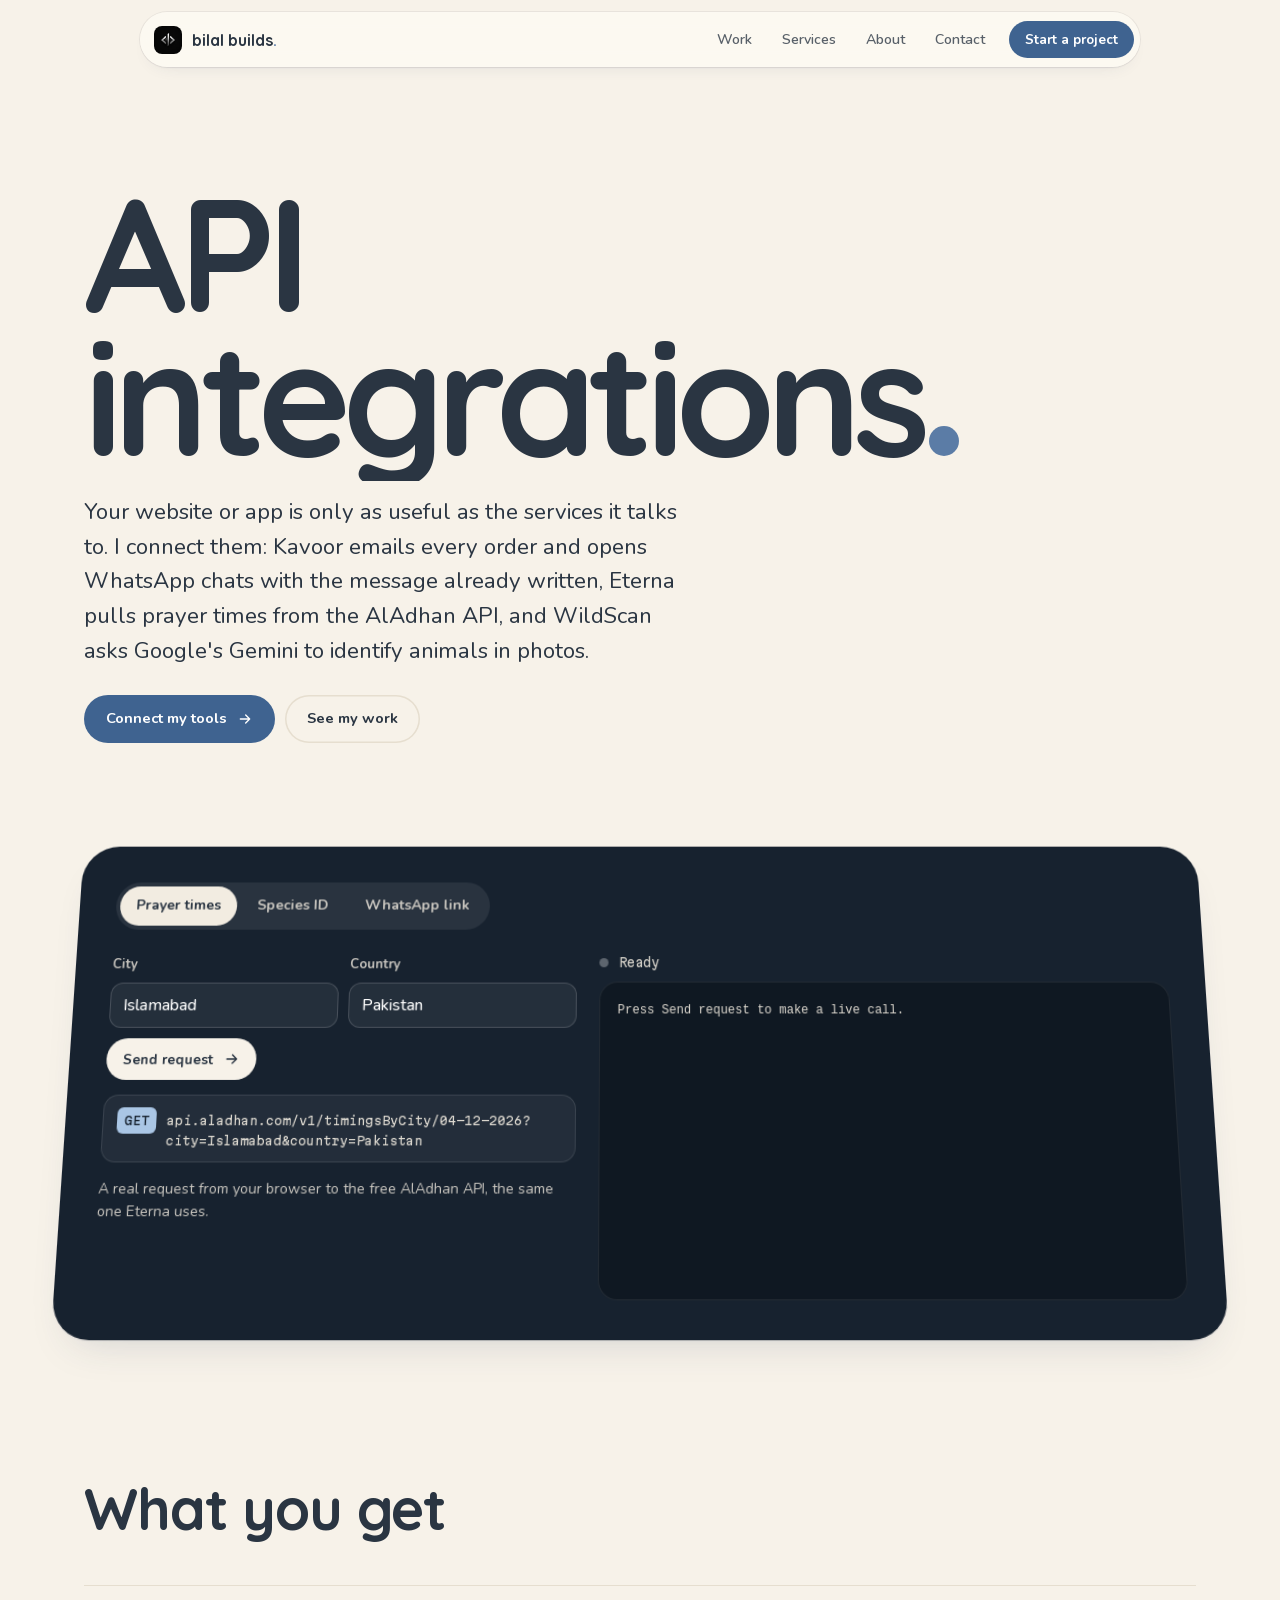
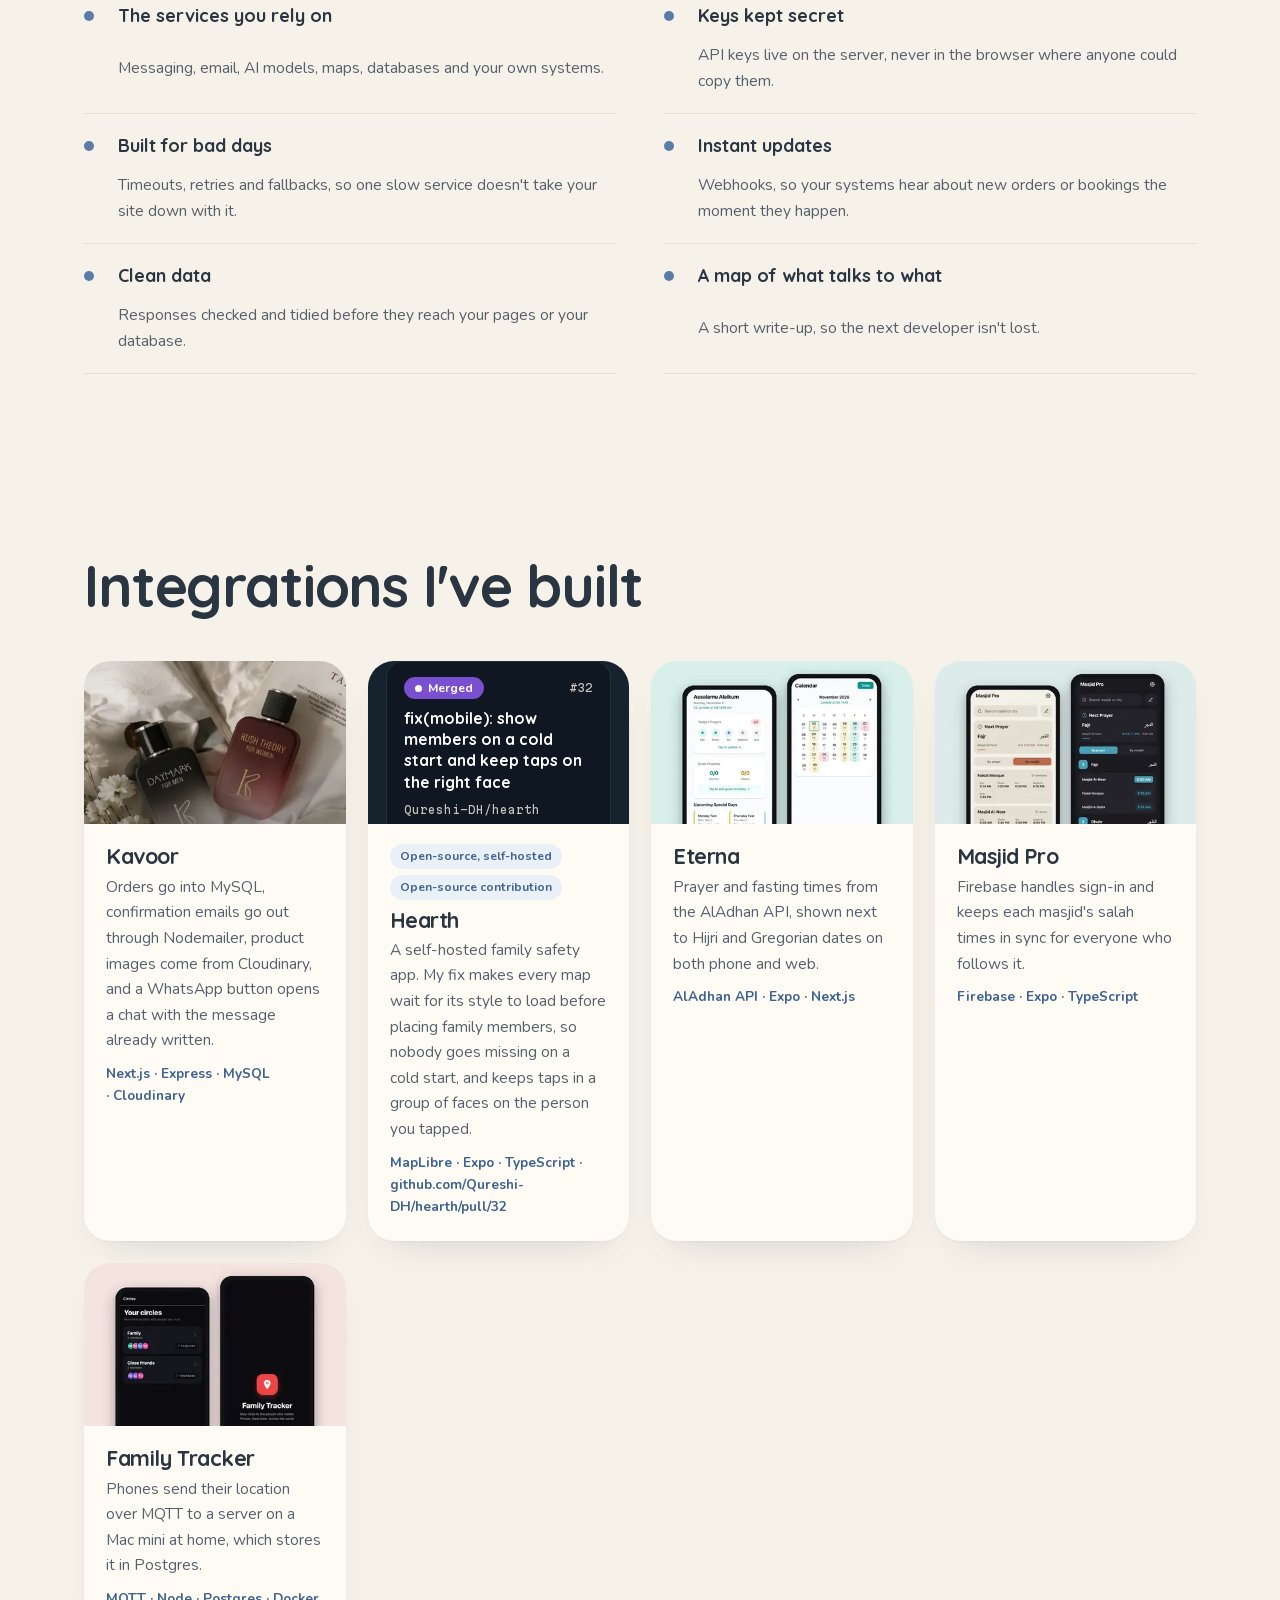
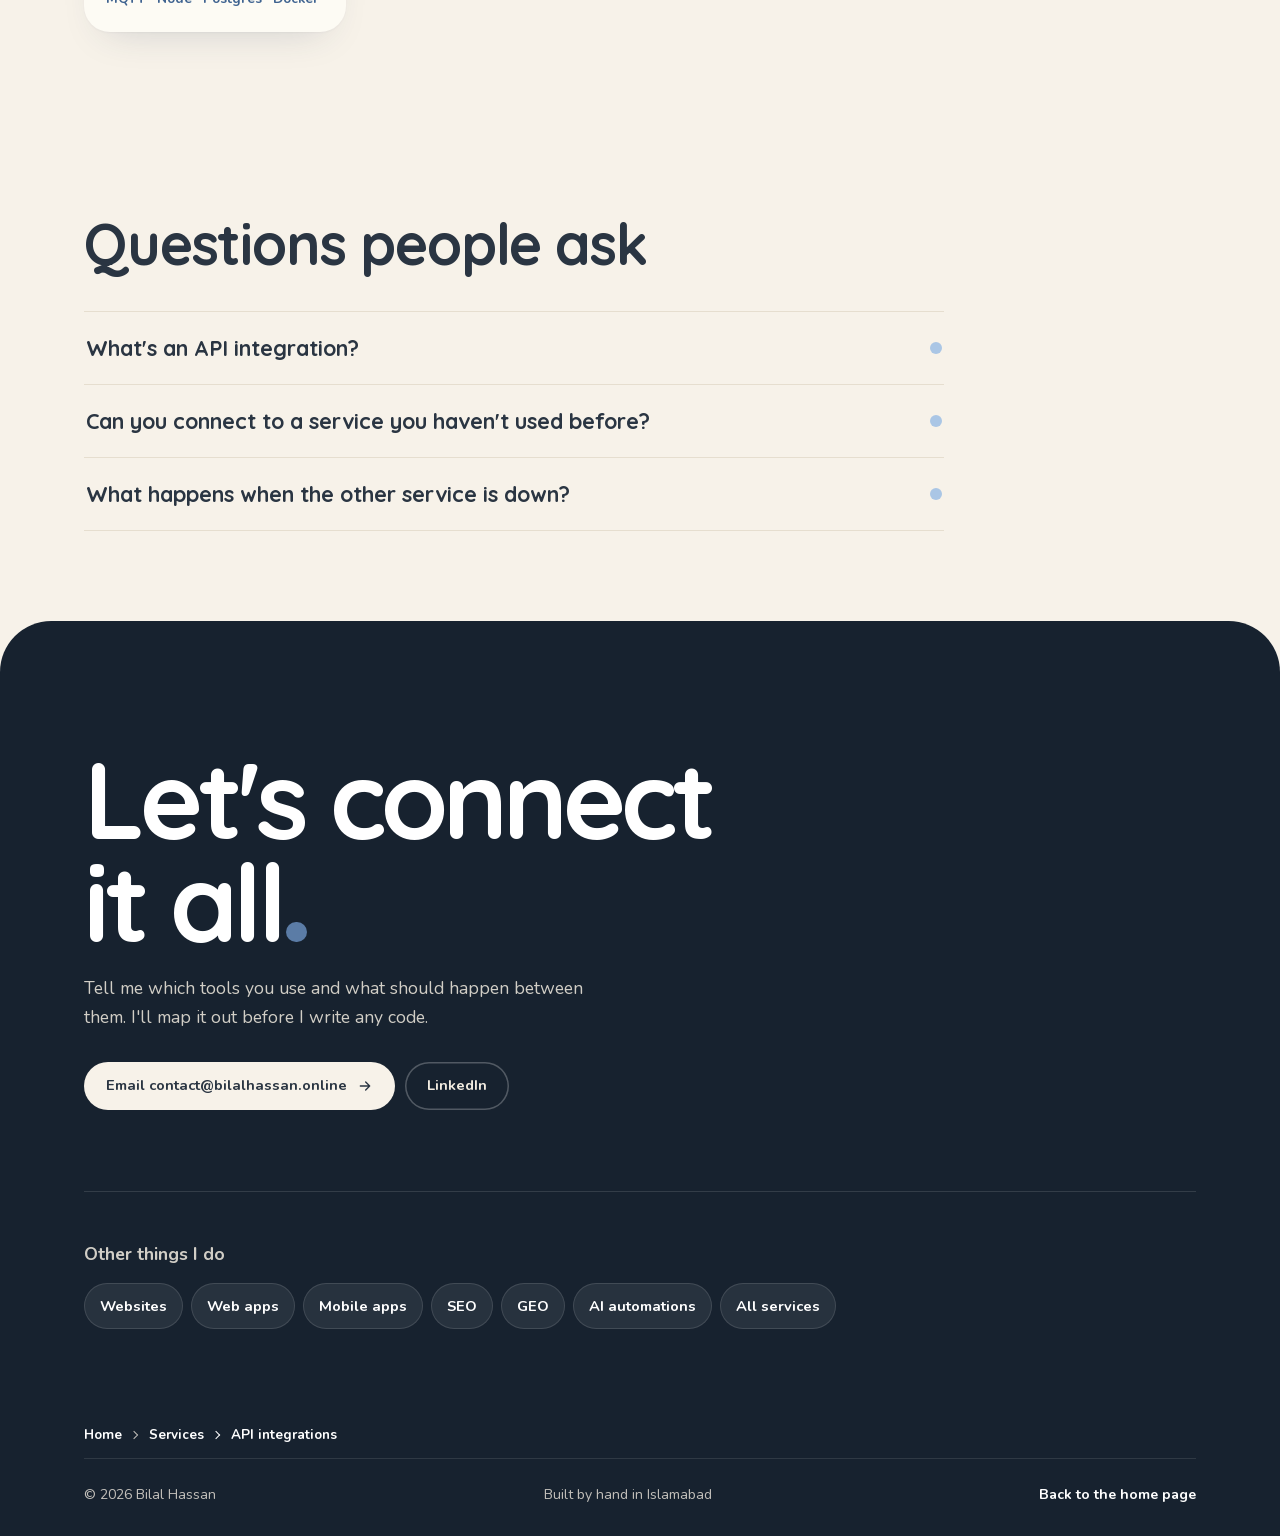
<file: services/api-integrations/index.html>
<!doctype html>
<html lang="en">
<head>
<meta charset="utf-8" />
<meta name="viewport" content="width=device-width, initial-scale=1, viewport-fit=cover" />
<title>API Integrations · Bilal Hassan</title>
<meta name="description" content="API integrations by Bilal Hassan: connecting your website or app to messaging, AI models, maps and databases, with keys kept secret and fallbacks built in." />
<meta name="keywords" content="best developer in Islamabad, Bilal Hassan, bilal builds, best API integration developer, best API developer in Islamabad, API integration services Pakistan, WhatsApp integration developer, Firebase developer, Supabase developer, third-party API integration" />
<meta name="author" content="Bilal Hassan" />
<meta name="robots" content="index, follow, max-image-preview:large, max-snippet:-1" />
<meta name="theme-color" content="#F7F2E9" />
<link rel="canonical" href="https://bilalhassan.online/services/api-integrations/" />
<meta property="og:type" content="website" />
<meta property="og:title" content="API Integrations · Bilal Hassan" />
<meta property="og:description" content="API integrations by Bilal Hassan: connecting your website or app to messaging, AI models, maps and databases, with keys kept secret and fallbacks built in." />
<meta property="og:url" content="https://bilalhassan.online/services/api-integrations/" />
<meta property="og:site_name" content="bilal builds." />
<meta property="og:image" content="https://bilalhassan.online/assets/og/api-integrations.jpg" />
<meta property="og:image:width" content="1200" />
<meta property="og:image:height" content="630" />
<meta property="og:image:alt" content="API Integrations · Bilal Hassan" />
<meta property="og:locale" content="en_US" />
<meta name="twitter:card" content="summary_large_image" />
<meta name="twitter:title" content="API Integrations · Bilal Hassan" />
<meta name="twitter:description" content="API integrations by Bilal Hassan: connecting your website or app to messaging, AI models, maps and databases, with keys kept secret and fallbacks built in." />
<meta name="twitter:image" content="https://bilalhassan.online/assets/og/api-integrations.jpg" />
<link rel="icon" type="image/svg+xml" href="../../assets/favicon.svg" />
<link rel="icon" type="image/png" href="../../assets/favicon.png" />
<link rel="apple-touch-icon" href="../../assets/logo.png" />
<script type="application/ld+json">
{
  "@context": "https://schema.org",
  "@graph": [
    {
      "@type": "WebPage",
      "@id": "https://bilalhassan.online/services/api-integrations/#webpage",
      "url": "https://bilalhassan.online/services/api-integrations/",
      "name": "API Integrations · Bilal Hassan",
      "description": "API integrations by Bilal Hassan: connecting your website or app to messaging, AI models, maps and databases, with keys kept secret and fallbacks built in.",
      "isPartOf": {
        "@id": "https://bilalhassan.online/#website"
      },
      "about": {
        "@id": "https://bilalhassan.online/#bilal"
      },
      "mainEntity": {
        "@id": "https://bilalhassan.online/services/api-integrations/#service"
      },
      "breadcrumb": {
        "@id": "https://bilalhassan.online/services/api-integrations/#breadcrumb"
      },
      "inLanguage": "en"
    },
    {
      "@type": "Service",
      "@id": "https://bilalhassan.online/services/api-integrations/#service",
      "name": "API integration",
      "serviceType": "API integration",
      "description": "API integrations by Bilal Hassan: connecting your website or app to messaging, AI models, maps and databases, with keys kept secret and fallbacks built in.",
      "url": "https://bilalhassan.online/services/api-integrations/",
      "areaServed": "Worldwide",
      "provider": {
        "@id": "https://bilalhassan.online/#bilal"
      }
    },
    {
      "@type": "Person",
      "@id": "https://bilalhassan.online/#bilal",
      "name": "Bilal Hassan",
      "url": "https://bilalhassan.online/",
      "email": "contact@bilalhassan.online",
      "jobTitle": "Full-Stack Web Developer",
      "address": {
        "@type": "PostalAddress",
        "addressLocality": "Islamabad",
        "addressCountry": "PK"
      }
    },
    {
      "@type": "BreadcrumbList",
      "@id": "https://bilalhassan.online/services/api-integrations/#breadcrumb",
      "itemListElement": [
        {
          "@type": "ListItem",
          "position": 1,
          "name": "Home",
          "item": "https://bilalhassan.online/"
        },
        {
          "@type": "ListItem",
          "position": 2,
          "name": "Services",
          "item": "https://bilalhassan.online/services/"
        },
        {
          "@type": "ListItem",
          "position": 3,
          "name": "API integrations",
          "item": "https://bilalhassan.online/services/api-integrations/"
        }
      ]
    },
    {
      "@type": "WebSite",
      "@id": "https://bilalhassan.online/#website",
      "url": "https://bilalhassan.online/",
      "name": "bilal builds."
    }
  ]
}
</script>
<script>
  (function (d) {
    d.classList.add('js');
    try { if (matchMedia('(prefers-reduced-motion: reduce)').matches || /[?&]reduced=1/.test(location.search)) d.classList.add('reduce'); } catch (e) {}
  })(document.documentElement);
</script>
<link rel="preload" href="../../assets/fonts/quicksand.woff2" as="font" type="font/woff2" crossorigin />
<link rel="preload" href="../../assets/fonts/nunito.woff2" as="font" type="font/woff2" crossorigin />
<link rel="preload" href="../../assets/fonts/martian-mono.woff2" as="font" type="font/woff2" crossorigin />
<style id="service-css">
/* copied from assets/service.css by tools/sync.mjs: edit that file, then run it */
/* bilal builds. · shared styles for the service pages (each page adds a small block for its own demo) */
@font-face{font-family:'Quicksand';font-style:normal;font-weight:500 700;font-display:optional;src:url(../../assets/fonts/quicksand.woff2) format('woff2');unicode-range:U+0000-00FF,U+0131,U+0152-0153,U+02BB-02BC,U+02C6,U+02DA,U+02DC,U+0304,U+0308,U+0329,U+2000-206F,U+20AC,U+2122,U+2191,U+2193,U+2212,U+2215,U+FEFF,U+FFFD}
/* fonts are 'optional': used if they arrive in time, otherwise these size-matched stand-ins stay for that visit, so text never jumps */
@font-face{font-family:'Nunito Fallback';src:local('Arial'),local('Arimo'),local('Liberation Sans'),local('Roboto');size-adjust:101.33%;ascent-override:99.77%;descent-override:34.84%;line-gap-override:0%}
@font-face{font-family:'Quicksand Fallback';src:local('Arial'),local('Arimo'),local('Liberation Sans'),local('Roboto');size-adjust:110.5%;ascent-override:90.5%;descent-override:22.62%;line-gap-override:0%}
@font-face{font-family:'Nunito';font-style:normal;font-weight:400 800;font-display:optional;src:url(../../assets/fonts/nunito.woff2) format('woff2');unicode-range:U+0000-00FF,U+0131,U+0152-0153,U+02BB-02BC,U+02C6,U+02DA,U+02DC,U+0304,U+0308,U+0329,U+2000-206F,U+20AC,U+2122,U+2191,U+2193,U+2212,U+2215,U+FEFF,U+FFFD}
@font-face{font-family:'Martian Mono';font-style:normal;font-weight:400 500;font-display:optional;src:url(../../assets/fonts/martian-mono.woff2) format('woff2');unicode-range:U+0000-00FF,U+0131,U+0152-0153,U+02BB-02BC,U+02C6,U+02DA,U+02DC,U+0304,U+0308,U+0329,U+2000-206F,U+20AC,U+2122,U+2191,U+2193,U+2212,U+2215,U+FEFF,U+FFFD}

:root{
  --bg:#F7F2E9; --card:#FDFBF4; --ink:#2A3542; --ink-2:#55606D;
  --blue:#5B7CA6; --blue-deep:#3F6390; --blue-soft:#AAC6E5; --chip:#EAF0F7; --warm:#DCE8F5;
  --hairline:#E6DECF; --green:#286B4B; --night:#17222F; --paper-on-dark:#F2ECE1;
  --display:'Quicksand','Quicksand Fallback','Trebuchet MS',sans-serif;
  --font:'Nunito','Nunito Fallback',system-ui,-apple-system,'Segoe UI',sans-serif;
  --mono:'Martian Mono',ui-monospace,'SF Mono',Menlo,monospace;
  --pad:clamp(20px,5vw,72px); --maxw:1240px;
  --ease:cubic-bezier(.22,1,.36,1); --spring:cubic-bezier(.34,1.56,.64,1);
  --shadow:0 1px 2px rgba(40,60,90,.04),0 18px 40px -22px rgba(40,60,90,.22);
  --shadow-sm:0 1px 2px rgba(40,60,90,.04),0 8px 20px -14px rgba(40,60,90,.2);
}
*,*::before,*::after{box-sizing:border-box;margin:0;padding:0}
html{-webkit-text-size-adjust:100%;scroll-behavior:smooth}
html.reduce{scroll-behavior:auto}
html.menu-open body{overflow:hidden}
body{background:var(--bg);color:var(--ink);font:400 17px/1.65 var(--font);-webkit-font-smoothing:antialiased;overflow-x:clip}
img,svg{display:block;max-width:100%}
img{height:auto}
a{color:inherit;text-decoration:none}
button,input,select,textarea{font:inherit;color:inherit}
button{background:none;border:0;cursor:pointer}
a,button{-webkit-tap-highlight-color:transparent;touch-action:manipulation}
ol,ul{list-style:none}
h1,h2,h3{font-family:var(--display);font-weight:700;line-height:1.08;letter-spacing:-.02em;text-wrap:balance}
p{text-wrap:pretty}
::selection{background:var(--blue-soft);color:var(--ink)}
:focus-visible{outline:2.5px solid var(--blue);outline-offset:3px;border-radius:8px}
/* on the night scenes the ring turns soft blue, so it stays visible (3:1 or more against the section) */
[data-dark] :focus-visible,.sheet :focus-visible,.nav.dark :focus-visible,.demo.dark :focus-visible{outline-color:var(--blue-soft)}
.menu-open .nav :focus-visible{outline-color:var(--blue)}
.wrap{max-width:var(--maxw);margin-inline:auto;padding-inline:var(--pad)}
.sr-only{position:absolute;width:1px;height:1px;padding:0;margin:-1px;overflow:hidden;clip:rect(0 0 0 0);white-space:nowrap;border:0}
.skip{position:absolute;left:-9999px;top:0;z-index:500;background:var(--ink);color:#fff;font-weight:700;padding:12px 18px;border-radius:0 0 12px 0}
.skip:focus{left:0}
/* the pulse is a ring under the dot that grows and fades: transform and opacity only, so it runs off the main thread */
.live-dot{position:relative;width:8px;height:8px;flex:none}
.live-dot::before,.live-dot::after{content:"";position:absolute;inset:0;border-radius:50%;background:var(--green)}
.live-dot::before{background:rgba(40,107,75,.5);animation:livepulse 2.4s ease-out infinite}
@keyframes livepulse{70%,100%{transform:scale(3);opacity:0}}

/* buttons */
.btn{position:relative;display:inline-flex;align-items:center;gap:10px;font:700 .92rem/1 var(--font);padding:16px 22px;border-radius:999px;transition:background .25s,color .25s,box-shadow .25s,transform .35s var(--ease)}
.btn svg{width:16px;height:16px;stroke:currentColor;stroke-width:2;fill:none;stroke-linecap:round;stroke-linejoin:round;transition:transform .3s var(--ease)}
.btn:hover svg{transform:translateX(3px)}
.btn-primary{background:var(--blue-deep);color:#fff}
.btn-primary:hover{background:var(--ink)}
.btn-ghost{color:var(--ink);box-shadow:inset 0 0 0 1.5px var(--hairline)}
.btn-ghost:hover{box-shadow:inset 0 0 0 1.5px var(--blue);color:var(--blue-deep)}
.btn-light{background:var(--bg);color:var(--ink)}
.btn-light:hover{background:#fff}
.btn-sm{padding:12px 16px;font-size:.84rem}
.magnetic{transform:translate(var(--mx,0px),var(--my,0px))}
.btn:active{transform:translate(var(--mx,0px),var(--my,0px)) scale(.95);transition-duration:.08s}

/* nav (same pill as the home page) */
.nav{position:fixed;top:12px;left:0;right:0;z-index:200;display:flex;justify-content:center;padding-inline:12px;pointer-events:none}
.nav-in{position:relative;pointer-events:auto;display:flex;align-items:center;gap:4px;width:min(100%,1000px);padding:6px 6px 6px 10px;border-radius:999px;
  background:rgba(253,251,244,.84);-webkit-backdrop-filter:blur(14px) saturate(1.3);backdrop-filter:blur(14px) saturate(1.3);
  box-shadow:0 0 0 1px rgba(42,53,66,.07),var(--shadow-sm);transition:background .45s,color .45s,box-shadow .45s}
.nav.dark .nav-in{background:rgba(23,34,47,.8);color:var(--paper-on-dark);box-shadow:0 0 0 1px rgba(255,255,255,.08),0 10px 30px -18px rgba(0,0,0,.6)}
.nav-in::after{content:"";position:absolute;left:24px;right:24px;bottom:2px;height:2px;border-radius:2px;background:var(--blue);opacity:.55;pointer-events:none;transform-origin:left;transform:scaleX(var(--sp,0))}
.brand{display:inline-flex;align-items:center;gap:10px;font:700 1rem/1 var(--display);margin-right:auto;padding:4px;border-radius:999px}
.brand img{width:28px;height:28px;border-radius:8px;background:#0B0B0C}
.brand .bdot{color:var(--blue)}
.nav.dark .brand .bdot{color:var(--blue-soft)}
.nav-links{display:flex;gap:2px}
.nav-links a{font-weight:600;font-size:.88rem;padding:10px 14px;border-radius:999px;opacity:.78;transition:opacity .2s,background .2s}
.nav-links a:hover,.nav-links a:focus-visible,.nav-links a[aria-current="page"]{opacity:1;background:rgba(91,124,166,.12)}
.nav-cta{margin-left:6px}
.nav.dark .nav-cta{background:var(--paper-on-dark);color:var(--ink)}
.menu-btn{display:none;font:700 .86rem/1 var(--font);padding:13px 18px;border-radius:999px;background:var(--ink);color:var(--bg)}
.sheet{display:none}
@media (max-width:860px){
  .nav-links,.nav-cta{display:none}
  .menu-btn{display:block}
  .sheet{position:fixed;inset:0;z-index:190;display:flex;flex-direction:column;justify-content:flex-end;padding:110px 26px calc(34px + env(safe-area-inset-bottom));
    background:var(--night);color:var(--paper-on-dark);clip-path:circle(0px at calc(100% - 52px) 38px);visibility:hidden;transition:clip-path .6s var(--ease),visibility 0s .6s}
  .menu-open .sheet{clip-path:circle(150% at calc(100% - 52px) 38px);visibility:visible;transition:clip-path .6s var(--ease)}
  .sheet > a{font:700 clamp(2.1rem,10vw,3rem)/1.1 var(--display);letter-spacing:-.02em;color:#fff;padding:9px 0;border-bottom:1px solid rgba(255,255,255,.1);
    opacity:0;transform:translateY(26px);transition:opacity .3s,transform .4s var(--ease)}
  .menu-open .sheet > a{opacity:1;transform:none;transition-delay:calc(.14s + var(--i,0) * 55ms)}
  .menu-open .nav .nav-in{background:var(--card);color:var(--ink)}
}

/* hero: the service name is the headline, ending in the brand's full stop */
.s-hero{padding:clamp(120px,18vh,170px) 0 clamp(40px,7vh,72px)}
.crumbs ol{display:flex;flex-wrap:wrap;align-items:center;font-weight:700;font-size:.92rem;color:var(--ink-2)}
.crumbs li{display:inline-flex;align-items:center}
.crumbs li + li::before{content:"";width:6px;height:6px;margin:0 12px 0 9px;border-top:1.75px solid currentColor;border-right:1.75px solid currentColor;transform:rotate(45deg)}
.crumbs a{display:inline-block;padding:8px 0;transition:color .2s}
.crumbs a:hover{color:var(--blue-deep)}
.crumbs [aria-current]{color:var(--ink)}
/* the breadcrumb lives in the footer, small, the way Apple does it */
.foot .crumbs{padding:6px 0 4px}
.foot .crumbs ol{font-size:.84rem;color:rgba(242,236,225,.78)}
.foot .crumbs a:hover{color:#fff}
.foot .crumbs [aria-current]{color:#fff}
.s-title{margin-top:18px;font-size:clamp(3.3rem,12.5vw,10.5rem);line-height:.9;letter-spacing:-.05em;max-width:12ch}
.s-title .tdot{display:inline-block;width:.19em;height:.19em;margin-left:.04em;border-radius:50%;background:var(--blue)}
.s-title .w{display:inline-block;overflow:hidden;vertical-align:top;padding:.04em .02em .08em;margin:-.04em -.02em -.08em}
.s-title .w > span{display:inline-block}
html.js:not(.reduce) .s-title .w > span{animation:rise .95s var(--ease) both;animation-delay:calc(var(--i,0) * 70ms + 80ms)}
html.js:not(.reduce) .s-title .tdot{animation:dotin .7s var(--spring) both;animation-delay:.55s}
@keyframes rise{from{transform:translateY(110%) rotate(5deg)}}
@keyframes dotin{from{transform:scale(0)}}
.s-lead{margin-top:clamp(20px,3vh,30px);max-width:46ch;font-size:clamp(1.12rem,1.9vw,1.4rem);line-height:1.55;color:var(--ink)}
.cta-row{display:flex;flex-wrap:wrap;gap:10px;margin-top:26px}

/* the demo: one interactive moment per page */
.demo{margin-top:clamp(40px,7vh,72px);border-radius:clamp(24px,3vw,36px);background:var(--card);box-shadow:var(--shadow);padding:clamp(18px,3vw,36px);position:relative;overflow:hidden;overflow:clip}
.demo-note{margin-top:14px;font:400 11px/1.6 var(--mono);color:var(--ink-2)}
.demo.dark{background:var(--night);color:var(--paper-on-dark)}
.demo.dark .demo-note{color:rgba(242,236,225,.72)}

/* content bands */
.band{padding:clamp(60px,10vh,110px) 0}
.band h2{font-size:clamp(2rem,4.6vw,3.6rem);max-width:18ch}
.band .intro{margin-top:16px;max-width:56ch;font-size:1.08rem;color:var(--ink-2)}
.gets{display:grid;grid-template-columns:repeat(2,minmax(0,1fr));gap:2px 48px;margin-top:clamp(28px,5vh,48px);border-top:1.5px solid var(--hairline)}
.gets li{display:grid;grid-template-columns:22px 1fr;gap:12px;align-items:baseline;padding:18px 0;border-bottom:1.5px solid var(--hairline)}
.gets li::before{content:"";grid-column:1;grid-row:1;width:10px;height:10px;border-radius:50%;background:var(--blue);transform:translateY(-1px)}
.gets li > *{grid-column:2}
.gets b{display:block;font:700 1.12rem/1.3 var(--display)}
.gets span{display:block;margin-top:4px;color:var(--ink-2);font-size:.98rem}
@media (max-width:760px){.gets{grid-template-columns:1fr}}

/* proof: real work, linked */
.proof{display:grid;grid-template-columns:repeat(auto-fit,minmax(260px,1fr));gap:clamp(14px,2vw,22px);margin-top:clamp(28px,5vh,48px)}
.pcard{display:flex;flex-direction:column;border-radius:26px;background:var(--card);box-shadow:var(--shadow);overflow:hidden;transition:transform .45s var(--ease),box-shadow .45s}
a.pcard:hover{transform:translateY(-4px);box-shadow:0 1px 2px rgba(40,60,90,.04),0 26px 50px -26px rgba(40,60,90,.32)}
.pcard .pmedia{aspect-ratio:16/10;background:#E8E3DA;overflow:hidden}
.pcard .pmedia img{width:100%;height:100%;object-fit:cover}
.pcard .pbody{padding:20px 22px 22px;display:grid;gap:6px}
.pcard h3{font-size:1.35rem}
.pcard p{color:var(--ink-2);font-size:.97rem}
.pcard .pmeta{font-weight:700;font-size:.85rem;color:var(--blue-deep);margin-top:4px}

/* questions */
.faq{margin-top:clamp(24px,4vh,40px);border-top:1.5px solid var(--hairline);max-width:860px}
.faq details{border-bottom:1.5px solid var(--hairline)}
.faq summary{list-style:none;cursor:pointer;display:flex;justify-content:space-between;align-items:center;gap:20px;padding:22px 2px;font:700 clamp(1.1rem,1.8vw,1.35rem)/1.3 var(--display)}
.faq summary::-webkit-details-marker{display:none}
.faq summary::after{content:"";flex:none;width:12px;height:12px;border-radius:50%;background:var(--blue-soft);transition:transform .3s var(--spring),background .3s}
.faq details[open] summary::after{background:var(--blue);transform:scale(1.4)}
.faq p{padding:0 2px 22px;max-width:62ch;color:var(--ink-2)}

/* closing call to action */
.s-cta{background:var(--night);color:var(--paper-on-dark);border-radius:clamp(28px,4vw,52px) clamp(28px,4vw,52px) 0 0;padding:clamp(90px,14vh,150px) 0 clamp(60px,9vh,90px)}
.s-cta h2{font-size:clamp(2.6rem,8.5vw,7.4rem);line-height:.95;letter-spacing:-.045em;color:#fff;max-width:11ch}
.s-cta h2 .tdot{display:inline-block;width:.19em;height:.19em;margin-left:.04em;border-radius:50%;background:var(--blue)}
.s-cta p{margin-top:20px;max-width:46ch;color:rgba(242,236,225,.85);font-size:1.1rem}
.s-cta .cta-row{margin-top:30px}
.s-cta .btn-ghost{color:var(--paper-on-dark);box-shadow:inset 0 0 0 1.5px rgba(255,255,255,.25)}
.s-cta .btn-ghost:hover{color:#fff;box-shadow:inset 0 0 0 1.5px var(--blue-soft)}
.more{margin-top:clamp(56px,9vh,90px);padding-top:28px;border-top:1px solid rgba(255,255,255,.12)}
.more p{font-weight:700;color:rgba(242,236,225,.85);margin-bottom:14px}
.more ul{display:flex;flex-wrap:wrap;gap:8px}
.more a{display:inline-flex;padding:11px 16px;border-radius:999px;background:rgba(255,255,255,.07);box-shadow:inset 0 0 0 1px rgba(255,255,255,.12);font-weight:700;font-size:.92rem;color:#fff;transition:background .2s}
.more a:hover{background:rgba(255,255,255,.14)}
.foot{background:var(--night);color:rgba(242,236,225,.78);font-size:.88rem;padding-bottom:30px}
.foot-in{display:flex;flex-wrap:wrap;justify-content:space-between;gap:10px 24px;padding-top:24px;border-top:1px solid rgba(255,255,255,.1)}
.foot a{color:#fff;font-weight:700}

/* the dot follows the pointer (fine pointers only) */
.cursor{position:fixed;left:0;top:0;z-index:400;width:12px;height:12px;margin:-6px 0 0 -6px;border-radius:50%;background:var(--blue);box-shadow:0 0 0 2px rgba(253,251,244,.9);
  pointer-events:none;opacity:0;transform:translate3d(var(--cx,-60px),var(--cy,-60px),0);transition:opacity .3s,width .3s var(--ease),height .3s var(--ease),margin .3s var(--ease),background .3s,box-shadow .3s}
.cursor.on{opacity:1}
.cursor.big{width:44px;height:44px;margin:-22px 0 0 -22px;background:rgba(91,124,166,.16);box-shadow:inset 0 0 0 1.5px var(--blue)}

@media (hover:none){.btn:active{transform:scale(.96);transition:transform .08s}}
@media (prefers-reduced-motion:reduce){
  *,*::before,*::after{animation-duration:.01ms !important;animation-iteration-count:1 !important;transition-duration:.01ms !important}
}

/* shared demo controls */
.demo-bar{display:flex;flex-wrap:wrap;align-items:center;justify-content:space-between;gap:12px 20px;margin-bottom:clamp(16px,2.4vw,24px)}
.seg{display:inline-flex;flex-wrap:wrap;gap:4px;padding:4px;border-radius:26px;background:var(--chip)}
.seg button{font-weight:700;font-size:.86rem;line-height:1.2;padding:11px 16px;border-radius:999px;color:var(--ink-2);transition:background .25s,color .25s,box-shadow .25s}
.seg button:hover{color:var(--ink)}
.seg button[aria-pressed="true"]{background:var(--card);color:var(--ink);box-shadow:var(--shadow-sm)}
.demo.dark .seg{background:rgba(255,255,255,.08)}
.demo.dark .seg button{color:rgba(242,236,225,.8)}
.demo.dark .seg button:hover{color:#fff}
.demo.dark .seg button[aria-pressed="true"]{background:var(--paper-on-dark);color:var(--ink)}
.fld{display:grid;gap:6px;font-weight:700;font-size:.82rem;color:var(--ink-2)}
.fld input,.fld select,.fld textarea{width:100%;font:500 16px/1.3 var(--font);color:var(--ink);background:#fff;border:1.5px solid var(--hairline);border-radius:12px;padding:11px 12px;transition:border-color .2s,box-shadow .2s}
.fld textarea{resize:vertical}
.fld input:focus,.fld select:focus,.fld textarea:focus{outline:none;border-color:var(--blue);box-shadow:0 0 0 3px rgba(91,124,166,.2)}
.fld.dark{color:rgba(242,236,225,.8)}
.fld.dark input,.fld.dark textarea{background:rgba(255,255,255,.06);border-color:rgba(255,255,255,.16);color:#fff}
.fld.dark input:focus,.fld.dark textarea:focus{border-color:var(--blue-soft);box-shadow:0 0 0 3px rgba(170,198,229,.2)}

/* proof cards without a photo: typographic art, decorative only */
.pcard .ptag{font-weight:700;font-size:.8rem;color:var(--blue-deep)}
.pcard.text .pbody{padding:24px 24px 26px}
.pmedia.art{position:relative;display:grid;place-items:center;overflow:hidden}
.pmedia.art-num{background:var(--night);color:#fff}
.art-num b{font:700 clamp(4.2rem,8vw,6.4rem)/1 var(--display);letter-spacing:-.05em}
.art-num b i{display:inline-block;width:.19em;height:.19em;margin-left:.04em;border-radius:50%;background:var(--blue)}
.art-num small{position:absolute;left:22px;bottom:16px;font:400 11px/1.4 var(--mono);color:rgba(242,236,225,.78)}
.pmedia.art-bp{background:#1E3550}
.art-bp svg{width:86%;height:auto;fill:none;stroke:rgba(214,229,245,.62);stroke-width:2;stroke-linecap:round;stroke-linejoin:round}
.art-bp svg .acc{stroke:#8FB4DD;stroke-width:3}
.pmedia.art-flow{background:var(--chip)}
.art-flow ol{display:flex;flex-direction:column;gap:10px;width:78%}
.art-flow li{display:flex;align-items:center;gap:10px;padding:10px 14px;border-radius:999px;background:var(--card);box-shadow:var(--shadow-sm);font-weight:700;font-size:.9rem}
.art-flow li::before{content:"";width:9px;height:9px;flex:none;border-radius:50%;background:var(--blue)}
.art-flow li:nth-child(2){margin-left:9%}
.art-flow li:nth-child(3){margin-left:18%}
.pmedia.art-code{background:var(--night);place-items:stretch}
.art-code pre{margin:0;padding:18px 20px;overflow:hidden;font:400 11.5px/1.65 var(--mono);color:rgba(242,236,225,.86);white-space:pre}
.art-code pre:focus-visible{outline-color:var(--blue-soft);outline-offset:-3px}
.art-code .k{color:#9CC0E8}
.art-code .s{color:#C9DDB4}

.pcard .ptags{display:flex;flex-wrap:wrap;gap:6px;margin-bottom:2px}
.pcard .ptags span{padding:5px 10px;border-radius:999px;background:var(--chip);color:var(--blue-deep);font-weight:700;font-size:.76rem;line-height:1.2}
.pmedia.art-pr{background:var(--night)}
.art-pr .pr{width:86%;display:grid;gap:9px;padding:16px 18px;border-radius:16px;background:#0F1822;box-shadow:inset 0 0 0 1px rgba(255,255,255,.1)}
.art-pr .pr-top{display:flex;align-items:center;justify-content:space-between;gap:10px}
.art-pr .pr-state{display:inline-flex;align-items:center;gap:6px;padding:5px 11px;border-radius:999px;background:#7A4FD0;color:#fff;font:700 .76rem/1 var(--font)}
.art-pr .pr-state::before{content:"";width:7px;height:7px;border-radius:50%;background:#fff}
.art-pr .pr-num,.art-pr .pr-repo{font:400 11px/1.4 var(--mono);color:rgba(242,236,225,.82)}
.art-pr .pr-title{font:700 clamp(.84rem,1.3vw,.98rem)/1.35 var(--display);color:#fff}
.art-pr .pr-diff{display:flex;gap:10px;font:500 11px/1 var(--mono);color:rgba(242,236,225,.82)}
.art-pr .pr-diff i,.art-pr .pr-diff em{font-style:normal}
.art-pr .pr-diff i{color:#9FD9B9}
.art-pr .pr-diff em{color:#F2B8A8}

/* scroll motion; html.sjs is set by service.js, so nothing is hidden if the script never loads.
   The cards' small offset hides nothing, so it is on from the first paint and they never jump when the script starts.
   Transitions sit on the .in state only: switching a start position on never sets off a movement of its own. */
html.sjs:not(.reduce) [data-tilt]{transform:perspective(1400px) translateY(calc((1 - var(--rv,1)) * 46px)) rotateX(calc((1 - var(--rv,1)) * 11deg));transform-origin:50% 0}
html.js:not(.reduce) [data-rise]{transform:translateY(40px)}
html.js:not(.reduce) [data-rise].in{transform:none;transition:transform 1.1s var(--ease);transition-delay:calc(var(--i,0) * 90ms)}
html.sjs:not(.reduce) .rise .w > span{transform:translateY(110%) rotate(5deg)}
html.sjs:not(.reduce) .rise.in .w > span{transform:none;transition:transform .95s var(--ease);transition-delay:calc(var(--i,0) * 70ms)}
html.sjs:not(.reduce) .rise .tdot{transform:scale(0)}
html.sjs:not(.reduce) .rise.in .tdot{transform:none;transition:transform .7s var(--spring) .45s}
/* the first render only lays out the top of the page; service.js then shows the sections below one per frame (.shown),
   so no single task has to lay out the whole page. Without the script, they still render as they scroll into view. */
html.js:not(.cv-off) main > section:not(.s-hero):not(.shown),html.js:not(.cv-off) .foot:not(.shown){content-visibility:auto;contain-intrinsic-size:auto 900px}
.s-cta h2 .w{display:inline-block;overflow:hidden;vertical-align:top;padding:.04em .02em .1em;margin:-.04em -.02em -.1em}
.s-cta h2 .w > span{display:inline-block}

@media print{
  .nav,.sheet,.cursor,.s-cta,.foot,.skip{display:none !important}
  body{background:#fff}
}
</style>
<style>
  .api-tabs{display:flex;flex-wrap:wrap;gap:4px;padding:4px;margin-bottom:clamp(16px,2.4vw,24px);border-radius:26px;background:rgba(255,255,255,.08);width:max-content;max-width:100%}
  .api-tabs button{font-weight:700;font-size:.88rem;line-height:1.2;padding:11px 16px;border-radius:999px;color:rgba(242,236,225,.8);transition:background .25s,color .25s}
  .api-tabs button:hover{color:#fff}
  .api-tabs button[aria-selected="true"]{background:var(--paper-on-dark);color:var(--ink)}
  .api-pan{display:grid;grid-template-columns:minmax(0,.9fr) minmax(0,1.1fr);grid-template-areas:"req res" "ui res";gap:clamp(14px,2vw,22px);align-items:start}
  .api-pan[hidden]{display:none}
  .api-req{grid-area:req;display:grid;gap:14px;align-content:start}
  .api-fields{display:grid;grid-template-columns:1fr 1fr;gap:10px;align-items:end}
  .api-fields .api-send{grid-column:1 / -1;justify-self:start}
  .api-send{justify-self:start}
  .api-send:disabled{opacity:.7;cursor:progress}
  .api-line{display:flex;gap:10px;align-items:baseline;padding:12px 14px;border-radius:14px;background:rgba(255,255,255,.05);box-shadow:inset 0 0 0 1px rgba(255,255,255,.1);font:400 11.5px/1.6 var(--mono);color:rgba(242,236,225,.9);overflow-wrap:anywhere;min-width:0}
  .api-line .m{flex:none;padding:3px 7px;border-radius:6px;background:var(--blue-soft);color:var(--night);font-weight:500}
  .api-line code{font:inherit;min-width:0}
  .api-sub{font-size:.88rem;line-height:1.5;color:rgba(242,236,225,.82)}
  .api-res{grid-area:res;display:grid;gap:10px;min-width:0}
  .api-status{display:flex;align-items:center;gap:10px;font:400 12px/1.4 var(--mono);color:rgba(242,236,225,.85)}
  .api-status i{width:9px;height:9px;border-radius:50%;background:rgba(255,255,255,.3)}
  .api-status.wait i{background:#F2C48D;animation:fpulse 1s ease-out infinite}
  .api-status.ok i{background:#9FD9B9}
  .api-status.bad i{background:#F2B8A8}
  @keyframes fpulse{0%{box-shadow:0 0 0 0 rgba(242,196,141,.6)}100%{box-shadow:0 0 0 8px rgba(242,196,141,0)}}
  .api-json{margin:0;min-height:300px;max-height:420px;overflow:auto;padding:16px 18px;border-radius:18px;background:#0F1822;box-shadow:inset 0 0 0 1px rgba(255,255,255,.08);
    font:400 12px/1.7 var(--mono);color:rgba(242,236,225,.92);white-space:pre-wrap;overflow-wrap:anywhere;scrollbar-width:thin}
  .api-json .k{color:#9CC0E8}
  .api-json .s{color:#C9DDB4}
  .api-json .n{color:#F2C48D}
  .api-json .b{color:#F2B8A8}
  html.sjs:not(.reduce) .api-json.fresh{animation:jin .5s var(--ease)}
  @keyframes jin{from{clip-path:inset(0 0 100% 0)}}
  .api-ui{grid-area:ui;min-width:0}
  .pt{display:grid;gap:10px;padding:16px;border-radius:18px;background:var(--paper-on-dark);color:var(--ink)}
  .pt-head{display:flex;justify-content:space-between;align-items:baseline;gap:10px;flex-wrap:wrap}
  .pt-head b{font:700 1.15rem/1.2 var(--display)}
  .pt-head span{font-size:.84rem;color:var(--ink-2)}
  .pt ol{display:grid;grid-template-columns:repeat(5,minmax(0,1fr));gap:6px}
  .pt li{display:grid;gap:2px;padding:10px 6px;border-radius:12px;background:#fff;text-align:center}
  .pt li span{font-size:.74rem;font-weight:700;color:var(--ink-2)}
  .pt li b{font:700 .98rem/1.2 var(--display);font-variant-numeric:tabular-nums}
  .pt li.next{background:var(--blue-deep);color:#fff}
  .pt li.next span{color:#DCE8F5}
  .pt-note{font-size:.84rem;color:var(--ink-2)}
  .catch{display:grid;grid-template-columns:auto 1fr;gap:14px;align-items:center;padding:16px;border-radius:18px;background:var(--paper-on-dark);color:var(--ink)}
  .catch i{width:46px;height:46px;border-radius:50%;background:var(--c,#8b6b4a);box-shadow:inset 0 0 0 3px rgba(255,255,255,.6)}
  .catch b{display:block;font:700 1.12rem/1.2 var(--display)}
  .catch em{display:block;font-size:.84rem;color:var(--ink-2)}
  .catch p{grid-column:1 / -1;font-size:.9rem;color:var(--ink-2)}
  .verdict{display:inline-block;margin-top:6px;padding:4px 10px;border-radius:999px;font-weight:700;font-size:.8rem}
  .verdict.yes{background:#DDEFE4;color:#1E5A3D}
  .verdict.no{background:#F6DDD8;color:#8A3A2E}
  .wa{display:grid;gap:10px;padding:16px;border-radius:18px;background:#E9E1D6;color:#1F2A33}
  .wa-top{display:flex;align-items:center;gap:10px;font-weight:700;font-size:.92rem}
  .wa-top i{width:30px;height:30px;border-radius:50%;background:#2F7D5B}
  .wa-bubble{justify-self:end;max-width:86%;padding:10px 12px 18px;border-radius:14px 14px 4px 14px;background:#D6F2C9;position:relative;font-size:.95rem;line-height:1.45;white-space:pre-wrap;overflow-wrap:anywhere}
  .wa-bubble small{position:absolute;right:10px;bottom:4px;font-size:.68rem;color:#45604A}
  @media (max-width:900px){
    .api-pan{grid-template-columns:1fr;grid-template-areas:"req" "res" "ui"}
    .api-json{min-height:0;max-height:320px}
  }
  @media (max-width:520px){.pt ol{grid-template-columns:repeat(3,minmax(0,1fr))}.api-fields{grid-template-columns:1fr}}
</style>
</head>
<body>
<a class="skip" href="#main">Skip to content</a>

<header class="nav" id="nav">
  <div class="nav-in">
    <a class="brand" href="../../" aria-label="bilal builds, home">
      <img src="../../assets/logo-96.webp" width="28" height="28" alt="" />
      <span>bilal builds<span class="bdot">.</span></span>
    </a>
    <nav class="nav-links" aria-label="Primary">
      <a href="../../#work">Work</a>
      <a href="../">Services</a>
      <a href="../../#about">About</a>
      <a href="#contact">Contact</a>
    </nav>
    <a class="btn btn-primary btn-sm nav-cta" href="#contact">Start a project</a>
    <button class="menu-btn" id="menuBtn" type="button" aria-expanded="false" aria-controls="sheet">Menu</button>
  </div>
</header>
<nav class="sheet" id="sheet" aria-label="Menu">
  <a href="../../" style="--i:0">Home</a>
  <a href="../../#work" style="--i:1">Work</a>
  <a href="../" style="--i:2">Services</a>
  <a href="../../#about" style="--i:3">About</a>
  <a href="#contact" style="--i:4">Contact</a>
</nav>

<main id="main">
  <section class="s-hero" aria-labelledby="page-h">
    <div class="wrap">
      <h1 id="page-h" class="s-title"><span class="w"><span style="--i:0">API</span></span> <span class="w"><span style="--i:1">integrations</span></span><span class="tdot" aria-hidden="true"></span></h1>
      <p class="s-lead">Your website or app is only as useful as the services it talks to. I connect them: Kavoor emails every order and opens WhatsApp chats with the message already written, Eterna pulls prayer times from the AlAdhan API, and WildScan asks Google's Gemini to identify animals in photos.</p>
      <div class="cta-row">
        <a class="btn btn-primary magnetic" href="mailto:contact@bilalhassan.online?subject=API%20integration&amp;body=Hi%20Bilal%2C%0A%0AWhat%20I%20need%3A%20%0ATimeline%3A%20%0ARough%20budget%3A%20%0A%0AThanks%21">Connect my tools <svg viewBox="0 0 24 24" width="16" height="16" aria-hidden="true"><path d="M5 12h14M13 6l6 6-6 6"/></svg></a>
        <a class="btn btn-ghost" href="../../#work">See my work</a>
      </div>
      <div class="demo dark api" id="api" data-tilt>
        <div class="api-tabs" role="tablist" aria-label="Example integrations">
          <button type="button" role="tab" id="tabPrayer" aria-controls="panPrayer" aria-selected="true">Prayer times</button>
          <button type="button" role="tab" id="tabSpecies" aria-controls="panSpecies" aria-selected="false" tabindex="-1">Species ID</button>
          <button type="button" role="tab" id="tabChat" aria-controls="panChat" aria-selected="false" tabindex="-1">WhatsApp link</button>
        </div>

        <div class="api-pan" role="tabpanel" id="panPrayer" aria-labelledby="tabPrayer">
          <div class="api-req">
            <div class="api-fields">
              <label class="fld dark"><span>City</span><input id="apCity" type="text" value="Islamabad" maxlength="40" autocomplete="off" /></label>
              <label class="fld dark"><span>Country</span><input id="apCountry" type="text" value="Pakistan" maxlength="40" autocomplete="off" /></label>
              <button type="button" class="btn btn-light btn-sm api-send" id="apSend">Send request <svg viewBox="0 0 24 24" width="16" height="16" aria-hidden="true"><path d="M5 12h14M13 6l6 6-6 6"/></svg></button>
            </div>
            <p class="api-line"><span class="m">GET</span><code id="apUrl"></code></p>
            <p class="api-sub">A real request from your browser to the free AlAdhan API, the same one Eterna uses.</p>
          </div>
          <div class="api-res">
            <p class="api-status" id="apStatus"><i></i><span>Ready</span></p>
            <pre class="api-json" id="apJson" tabindex="0" role="region" aria-label="Response"><code>Press Send request to make a live call.</code></pre>
          </div>
          <div class="api-ui" id="apUi" aria-live="polite"></div>
        </div>

        <div class="api-pan" role="tabpanel" id="panSpecies" aria-labelledby="tabSpecies" hidden>
          <div class="api-req">
            <div class="seg" role="group" aria-label="Sample photo">
              <button type="button" data-p="sparrow" aria-pressed="true">Sparrow in a park</button>
              <button type="button" data-p="parrot" aria-pressed="false">Parrot in a cage</button>
              <button type="button" data-p="screen" aria-pressed="false">Photo of a TV</button>
            </div>
            <p class="api-line"><span class="m">POST</span><code>generativelanguage.googleapis.com/v1beta/models/gemini-2.5-flash:generateContent</code></p>
            <p class="api-sub">WildScan sends this from its server, so the API key never reaches the browser. These are sample responses in the same shape.</p>
            <button type="button" class="btn btn-light btn-sm api-send" id="spSend">Send request <svg viewBox="0 0 24 24" width="16" height="16" aria-hidden="true"><path d="M5 12h14M13 6l6 6-6 6"/></svg></button>
          </div>
          <div class="api-res">
            <p class="api-status" id="spStatus"><i></i><span>Ready</span></p>
            <pre class="api-json" id="spJson" tabindex="0" role="region" aria-label="Response"><code>Pick a photo and press Send request.</code></pre>
          </div>
          <div class="api-ui" id="spUi" aria-live="polite"></div>
        </div>

        <div class="api-pan" role="tabpanel" id="panChat" aria-labelledby="tabChat" hidden>
          <div class="api-req">
            <label class="fld dark"><span>Message</span><textarea id="waMsg" rows="3" maxlength="200">Hi! I'd like to order a 50 ml bottle. Is it in stock?</textarea></label>
            <p class="api-sub">A WhatsApp click-to-chat link carries the message with it, so the customer only has to press send. Kavoor's chat button works this way.</p>
            <button type="button" class="btn btn-light btn-sm api-send" id="waBuild">Build the link <svg viewBox="0 0 24 24" width="16" height="16" aria-hidden="true"><path d="M5 12h14M13 6l6 6-6 6"/></svg></button>
          </div>
          <div class="api-res">
            <p class="api-status" id="waStatus"><i></i><span>Ready</span></p>
            <pre class="api-json" id="waUrl" tabindex="0" role="region" aria-label="Link"><code>Press Build the link.</code></pre>
          </div>
          <div class="api-ui" id="waUi" aria-live="polite"></div>
        </div>
      </div>
      <p class="demo-note">Prayer times calls api.aladhan.com from your browser when you press Send. If that fails, you'll see a saved response, labelled as one. The other two tabs run on your device and don't contact anyone.</p>
    </div>
  </section>

  <section class="band" aria-labelledby="gets-h">
    <div class="wrap">
      <h2 id="gets-h">What you get</h2>
      <ul class="gets">
        <li><b>The services you rely on</b><span>Messaging, email, AI models, maps, databases and your own systems.</span></li>
        <li><b>Keys kept secret</b><span>API keys live on the server, never in the browser where anyone could copy them.</span></li>
        <li><b>Built for bad days</b><span>Timeouts, retries and fallbacks, so one slow service doesn't take your site down with it.</span></li>
        <li><b>Instant updates</b><span>Webhooks, so your systems hear about new orders or bookings the moment they happen.</span></li>
        <li><b>Clean data</b><span>Responses checked and tidied before they reach your pages or your database.</span></li>
        <li><b>A map of what talks to what</b><span>A short write-up, so the next developer isn't lost.</span></li>
      </ul>
    </div>
  </section>

  <section class="band" aria-labelledby="proof-h">
    <div class="wrap">
      <h2 id="proof-h">Integrations I've built</h2>
      <div class="proof">
        <a class="pcard" href="https://kavoor.store" target="_blank" rel="noopener noreferrer" data-rise style="--i:0">
          <div class="pmedia"><img src="../../assets/kavoor-photo.webp" srcset="../../assets/kavoor-photo-400.webp 400w, ../../assets/kavoor-photo.webp 780w" sizes="(max-width: 593px) 90vw, (max-width: 906px) 45vw, 360px" width="780" height="829" alt="Kavoor's homepage photo: two perfume bottles on white linen." loading="lazy" decoding="async" /></div>
          <div class="pbody">
            <h3>Kavoor</h3>
            <p>Orders go into MySQL, confirmation emails go out through Nodemailer, product images come from Cloudinary, and a WhatsApp button opens a chat with the message already written.</p>
            <p class="pmeta">Next.js · Express · MySQL · Cloudinary</p>
          </div>
          <span class="sr-only"> (opens in a new tab)</span>
        </a>
        <a class="pcard" href="https://github.com/Qureshi-DH/hearth/pull/32" target="_blank" rel="noopener noreferrer" data-rise style="--i:1">
          <div class="pmedia art art-pr" aria-hidden="true"><span class="pr"><span class="pr-top"><span class="pr-state">Merged</span><span class="pr-num">#32</span></span><b class="pr-title">fix(mobile): show members on a cold start and keep taps on the right face</b><span class="pr-repo">Qureshi-DH/hearth</span><span class="pr-diff"><i>+188</i><em>−9</em><span>7 files</span></span></span></div>
          <div class="pbody">
            <span class="ptags"><span>Open-source, self-hosted</span><span>Open-source contribution</span></span>
            <h3>Hearth</h3>
            <p>A self-hosted family safety app. My fix makes every map wait for its style to load before placing family members, so nobody goes missing on a cold start, and keeps taps in a group of faces on the person you tapped.</p>
            <p class="pmeta">MapLibre · Expo · TypeScript · github.com/Qureshi-DH/hearth/pull/32</p>
          </div>
          <span class="sr-only"> (opens in a new tab)</span>
        </a>
        <div class="pcard" data-rise style="--i:2">
          <div class="pmedia"><img src="../../assets/apps/eterna.webp" srcset="../../assets/apps/eterna-400.webp 400w, ../../assets/apps/eterna.webp 800w" sizes="(max-width: 593px) 90vw, (max-width: 906px) 45vw, 360px" width="800" height="500" alt="Eterna on two phones: today's prayers, and a calendar with Hijri and Gregorian dates side by side." loading="lazy" decoding="async" /></div>
          <div class="pbody">
            <h3>Eterna</h3>
            <p>Prayer and fasting times from the AlAdhan API, shown next to Hijri and Gregorian dates on both phone and web.</p>
            <p class="pmeta">AlAdhan API · Expo · Next.js</p>
          </div>
        </div>
        <div class="pcard" data-rise style="--i:3">
          <div class="pmedia"><img src="../../assets/apps/masjid-pro.webp" srcset="../../assets/apps/masjid-pro-400.webp 400w, ../../assets/apps/masjid-pro.webp 800w" sizes="(max-width: 593px) 90vw, (max-width: 906px) 45vw, 360px" width="800" height="500" alt="Masjid Pro on two phones, in its Sand and Dark themes: salah times grouped by masjid and by prayer." loading="lazy" decoding="async" /></div>
          <div class="pbody">
            <h3>Masjid Pro</h3>
            <p>Firebase handles sign-in and keeps each masjid's salah times in sync for everyone who follows it.</p>
            <p class="pmeta">Firebase · Expo · TypeScript</p>
          </div>
        </div>
        <div class="pcard" data-rise style="--i:4">
          <div class="pmedia"><img src="../../assets/apps/family-tracker.webp" srcset="../../assets/apps/family-tracker-400.webp 400w, ../../assets/apps/family-tracker.webp 800w" sizes="(max-width: 593px) 90vw, (max-width: 906px) 45vw, 360px" width="800" height="500" alt="Family Tracker on two phones: the list of circles, and the sign-in screen." loading="lazy" decoding="async" /></div>
          <div class="pbody">
            <h3>Family Tracker</h3>
            <p>Phones send their location over MQTT to a server on a Mac mini at home, which stores it in Postgres.</p>
            <p class="pmeta">MQTT · Node · Postgres · Docker</p>
          </div>
        </div>
      </div>
    </div>
  </section>

  <section class="band" aria-labelledby="faq-h">
    <div class="wrap">
      <h2 id="faq-h">Questions people ask</h2>
      <div class="faq">
        <details>
          <summary>What's an API integration?</summary>
          <p>It's how two systems talk. Your site asks another service for something, like prayer times, a payment or a map, and gets back an answer your code can use.</p>
        </details>
        <details>
          <summary>Can you connect to a service you haven't used before?</summary>
          <p>Usually, yes. Most APIs follow the same patterns. I read the documentation before I quote, and I'll tell you if anything looks risky.</p>
        </details>
        <details>
          <summary>What happens when the other service is down?</summary>
          <p>A good integration plans for it with timeouts, retries and a fallback, so your page still works. The prayer times demo above falls back to a saved response if the live request fails.</p>
        </details>
      </div>
    </div>
  </section>

  <section class="s-cta" id="contact" aria-labelledby="contact-h" data-dark>
    <div class="wrap">
      <h2 id="contact-h" class="rise"><span class="w"><span style="--i:0">Let's</span></span> <span class="w"><span style="--i:1">connect</span></span> <span class="w"><span style="--i:2">it</span></span> <span class="w"><span style="--i:3">all</span></span><span class="tdot" aria-hidden="true"></span></h2>
      <p>Tell me which tools you use and what should happen between them. I'll map it out before I write any code.</p>
      <div class="cta-row">
        <a class="btn btn-light magnetic" href="mailto:contact@bilalhassan.online?subject=API%20integration&amp;body=Hi%20Bilal%2C%0A%0AWhat%20I%20need%3A%20%0ATimeline%3A%20%0ARough%20budget%3A%20%0A%0AThanks%21">Email contact@bilalhassan.online <svg viewBox="0 0 24 24" width="16" height="16" aria-hidden="true"><path d="M5 12h14M13 6l6 6-6 6"/></svg></a>
        <a class="btn btn-ghost" href="https://www.linkedin.com/in/bilal-hassan-363a15371/" target="_blank" rel="noopener noreferrer">LinkedIn<span class="sr-only"> (opens in a new tab)</span></a>
      </div>
      <nav class="more" aria-label="Other services">
        <p>Other things I do</p>
        <ul>
          <li><a href="../websites/">Websites</a></li>
          <li><a href="../web-apps/">Web apps</a></li>
          <li><a href="../mobile-apps/">Mobile apps</a></li>
          <li><a href="../seo/">SEO</a></li>
          <li><a href="../geo/">GEO</a></li>
          <li><a href="../ai-automations/">AI automations</a></li>
          <li><a href="../">All services</a></li>
        </ul>
      </nav>
    </div>
  </section>
</main>

<footer class="foot" data-dark>
  <div class="wrap">
      <nav class="crumbs" aria-label="Breadcrumb"><ol><li><a href="../../">Home</a></li><li><a href="../">Services</a></li><li aria-current="page">API integrations</li></ol></nav>
    <div class="foot-in">
      <span>© 2026 Bilal Hassan</span>
      <span>Built by hand in Islamabad</span>
      <a href="../../">Back to the home page</a>
    </div>
  </div>
</footer>

<script src="../../assets/service.js?v=2" defer></script>
<script>
(() => {
  'use strict';
  const root = document.getElementById('api');
  if (!root) return;
  const $ = id => document.getElementById(id);
  const reduce = document.documentElement.classList.contains('reduce');
  /* builds an element with DOM calls: the site's Trusted Types policy blocks HTML strings */
  const make = (tag, cls, text) => { const e = document.createElement(tag); if (cls) e.className = cls; if (text != null) e.textContent = text; return e; };
  /* one pass over the JSON, so a number inside a string is never coloured as a number */
  const pretty = obj => {
    const s = JSON.stringify(obj, null, 2), out = document.createDocumentFragment();
    const re = /("(?:[^"\\]|\\.)*")(\s*:)?|\b(true|false|null)\b|-?\d+(?:\.\d+)?(?:[eE][+-]?\d+)?/g;
    let at = 0, m;
    while ((m = re.exec(s))) {
      out.append(s.slice(at, m.index));
      if (m[1]) out.append(make('span', m[2] ? 'k' : 's', m[1]), m[2] || '');
      else out.append(make('span', m[3] ? 'b' : 'n', m[0]));
      at = re.lastIndex;
    }
    out.append(s.slice(at));
    return out;
  };
  const show = (pre, content) => { pre.replaceChildren(make('code')); pre.firstChild.append(content); pre.classList.remove('fresh'); void pre.offsetWidth; pre.classList.add('fresh'); pre.scrollTop = 0; };
  const status = (el, cls, text) => { el.className = 'api-status ' + cls; el.lastElementChild.textContent = text; };

  /* tabs */
  const tabs = Array.from(root.querySelectorAll('[role="tab"]'));
  const select = t => {
    tabs.forEach(x => {
      const on = x === t;
      x.setAttribute('aria-selected', String(on)); x.tabIndex = on ? 0 : -1;
      $(x.getAttribute('aria-controls')).hidden = !on;
    });
  };
  tabs.forEach((t, i) => {
    t.addEventListener('click', () => select(t));
    t.addEventListener('keydown', e => {
      const d = e.key === 'ArrowRight' ? 1 : e.key === 'ArrowLeft' ? -1 : 0;
      const j = e.key === 'Home' ? 0 : e.key === 'End' ? tabs.length - 1 : d ? (i + d + tabs.length) % tabs.length : -1;
      if (j < 0) return;
      e.preventDefault(); tabs[j].focus(); select(tabs[j]);
    });
  });

  /* 1. prayer times: a live GET to api.aladhan.com, with a saved reply if it fails */
  const city = $('apCity'), country = $('apCountry'), send = $('apSend');
  const two = n => String(n).padStart(2, '0');
  const today = () => { const d = new Date(); return two(d.getDate()) + '-' + two(d.getMonth() + 1) + '-' + d.getFullYear(); };
  const urlFor = () => 'https://api.aladhan.com/v1/timingsByCity/' + today() + '?city=' + encodeURIComponent(city.value.trim() || 'Islamabad') + '&country=' + encodeURIComponent(country.value.trim() || 'Pakistan');
  const drawUrl = () => { $('apUrl').textContent = urlFor().replace('https://', ''); };
  [city, country].forEach(i => i.addEventListener('input', drawUrl));
  drawUrl();
  const SAVED = { code: 200, status: 'OK', data: {
    timings: { Fajr: '05:03', Sunrise: '06:27', Dhuhr: '11:51', Asr: '14:53', Sunset: '17:15', Maghrib: '17:15', Isha: '18:39' },
    date: { readable: '02 Nov 2026', hijri: { date: '22-05-1448', month: { en: 'Jumada al-Ula' }, year: '1448', day: '22' } },
    meta: { timezone: 'Asia/Karachi', method: { name: 'University of Islamic Sciences, Karachi' } } } };
  const PRAYERS = ['Fajr', 'Dhuhr', 'Asr', 'Maghrib', 'Isha'];
  const drawPrayer = (d, place, saved) => {
    const t = d.data.timings, tz = d.data.meta && d.data.meta.timezone;
    let nowMin = null;
    try {
      const parts = new Intl.DateTimeFormat('en-GB', { hour: '2-digit', minute: '2-digit', hourCycle: 'h23', timeZone: tz }).formatToParts(new Date());
      nowMin = +parts.find(p => p.type === 'hour').value * 60 + +parts.find(p => p.type === 'minute').value;
    } catch (e) { /* unknown time zone: skip the next-prayer highlight */ }
    const mins = s => { const m = /^(\d{1,2}):(\d{2})/.exec(s || ''); return m ? +m[1] * 60 + +m[2] : null; };
    const next = nowMin == null || saved ? -1 : PRAYERS.findIndex(p => mins(t[p]) > nowMin);
    const h = d.data.date && d.data.date.hijri;
    const box = document.createElement('div'); box.className = 'pt';
    const head = document.createElement('div'); head.className = 'pt-head';
    const b = document.createElement('b'); b.textContent = place;
    const s = document.createElement('span'); s.textContent = h ? h.day + ' ' + h.month.en + ' ' + h.year : '';
    head.append(b, s);
    const ol = document.createElement('ol');
    PRAYERS.forEach((p, i) => {
      const li = document.createElement('li'); if (i === next) li.className = 'next';
      const n = document.createElement('span'); n.textContent = i === next ? 'Next: ' + p : p;
      const v = document.createElement('b'); v.textContent = (t[p] || '').slice(0, 5);
      li.append(n, v); ol.append(li);
    });
    const note = document.createElement('p'); note.className = 'pt-note';
    note.textContent = saved ? 'Saved response from 2 November 2026 for Islamabad, shown because the live request failed.' : 'Live from api.aladhan.com, turned into something people can read.';
    box.append(head, ol, note);
    $('apUi').replaceChildren(box);
  };
  send.addEventListener('click', async () => {
    const url = urlFor(), place = (city.value.trim() || 'Islamabad') + ', ' + (country.value.trim() || 'Pakistan');
    send.disabled = true; status($('apStatus'), 'wait', 'Sending...');
    const t0 = performance.now();
    const ctl = 'AbortController' in window ? new AbortController() : null;
    const timer = setTimeout(() => ctl && ctl.abort(), 8000);
    try {
      const r = await fetch(url, { signal: ctl ? ctl.signal : undefined, headers: { Accept: 'application/json' } });
      const d = await r.json();
      if (!r.ok || d.code !== 200 || !d.data || !d.data.timings) throw new Error(typeof d.data === 'string' ? d.data : 'HTTP ' + r.status);
      const ms = Math.round(performance.now() - t0);
      const trimmed = { code: d.code, status: d.status, data: { timings: d.data.timings, date: { readable: d.data.date.readable, hijri: d.data.date.hijri && { date: d.data.date.hijri.date, month: { en: d.data.date.hijri.month.en } } }, meta: { timezone: d.data.meta.timezone, method: d.data.meta.method && { name: d.data.meta.method.name } } } };
      status($('apStatus'), 'ok', r.status + ' OK · ' + ms + ' ms · live');
      show($('apJson'), pretty(trimmed));
      drawPrayer(d, place, false);
    } catch (err) {
      const why = err && err.name === 'AbortError' ? 'timed out after 8 seconds' : (err && err.message) || 'failed';
      status($('apStatus'), 'bad', 'Live request ' + why + ' · showing a saved response');
      show($('apJson'), pretty(SAVED));
      drawPrayer(SAVED, 'Islamabad, Pakistan', true);
    } finally {
      clearTimeout(timer); send.disabled = false;
    }
  });

  /* 2. species ID: sample replies in the same shape WildScan asks Gemini for */
  const SPECIES = {
    sparrow: { isAnimal: true, species: 'passer domesticus', commonName: 'House Sparrow', kind: 'bird', primaryColorHex: '#8b6b4a', rarity: 'Common', confidence: 0.94, isCaptive: false, captivityReason: null, isRephotographed: false, rephotographedReason: null, description: 'A scruffy little regular, hopping along the park wall like it owns the place.' },
    parrot: { isAnimal: true, species: 'psittacula krameri', commonName: 'Rose-ringed Parakeet', kind: 'bird', primaryColorHex: '#5aa84b', rarity: 'Uncommon', confidence: 0.9, isCaptive: true, captivityReason: 'cage bars in front of the bird', isRephotographed: false, rephotographedReason: null, description: 'A bright green parakeet with a red beak, watching from behind the bars.' },
    screen: { isAnimal: true, species: 'panthera leo', commonName: 'Lion', kind: 'mammal', primaryColorHex: '#c8964f', rarity: 'Legendary', confidence: 0.86, isCaptive: false, captivityReason: null, isRephotographed: true, rephotographedReason: 'photo of a TV screen, with glare and visible pixels', description: 'A lion resting in tall grass, as seen on someone\'s television.' },
  };
  let photo = 'sparrow';
  const spBtns = Array.from($('panSpecies').querySelectorAll('.seg button'));
  spBtns.forEach(b => b.addEventListener('click', () => { photo = b.dataset.p; spBtns.forEach(x => x.setAttribute('aria-pressed', String(x === b))); }));
  $('spSend').addEventListener('click', () => {
    const btn = $('spSend'); btn.disabled = true;
    status($('spStatus'), 'wait', 'Sending...');
    setTimeout(() => {
      const d = SPECIES[photo];
      status($('spStatus'), 'ok', '200 OK · sample response');
      show($('spJson'), pretty(d));
      const ok = d.isAnimal && !d.isCaptive && !d.isRephotographed;
      const card = document.createElement('div'); card.className = 'catch'; card.style.setProperty('--c', d.primaryColorHex);
      const dot = document.createElement('i');
      const txt = document.createElement('div');
      const name = document.createElement('b'); name.textContent = d.commonName;
      const latin = document.createElement('em'); latin.textContent = d.species + ' · ' + d.rarity + ' · ' + Math.round(d.confidence * 100) + '% sure';
      const v = document.createElement('span'); v.className = 'verdict ' + (ok ? 'yes' : 'no');
      v.textContent = ok ? 'Counts as a catch' : 'Rejected: ' + (d.captivityReason || d.rephotographedReason);
      txt.append(name, latin, v);
      const p = document.createElement('p'); p.textContent = d.description;
      card.append(dot, txt, p);
      $('spUi').replaceChildren(card);
      btn.disabled = false;
    }, reduce ? 0 : 650);
  });

  /* 3. WhatsApp: the link is built on this device and never opened */
  $('waBuild').addEventListener('click', () => {
    const msg = $('waMsg').value.trim() || 'Hi!';
    const link = 'https://wa.me/<your-number>?text=' + encodeURIComponent(msg);
    status($('waStatus'), 'ok', 'Built on your device · nothing sent');
    show($('waUrl'), link);
    const wrap = document.createElement('div'); wrap.className = 'wa';
    const top = document.createElement('div'); top.className = 'wa-top';
    top.append(document.createElement('i'), Object.assign(document.createElement('span'), { textContent: 'Your business' }));
    const bubble = document.createElement('div'); bubble.className = 'wa-bubble'; bubble.textContent = msg;
    const time = document.createElement('small'); time.textContent = new Date().toLocaleTimeString('en-GB', { hour: '2-digit', minute: '2-digit' });
    bubble.append(time);
    wrap.append(top, bubble);
    $('waUi').replaceChildren(wrap);
  });
})();
</script>
</body>
</html>
</file>
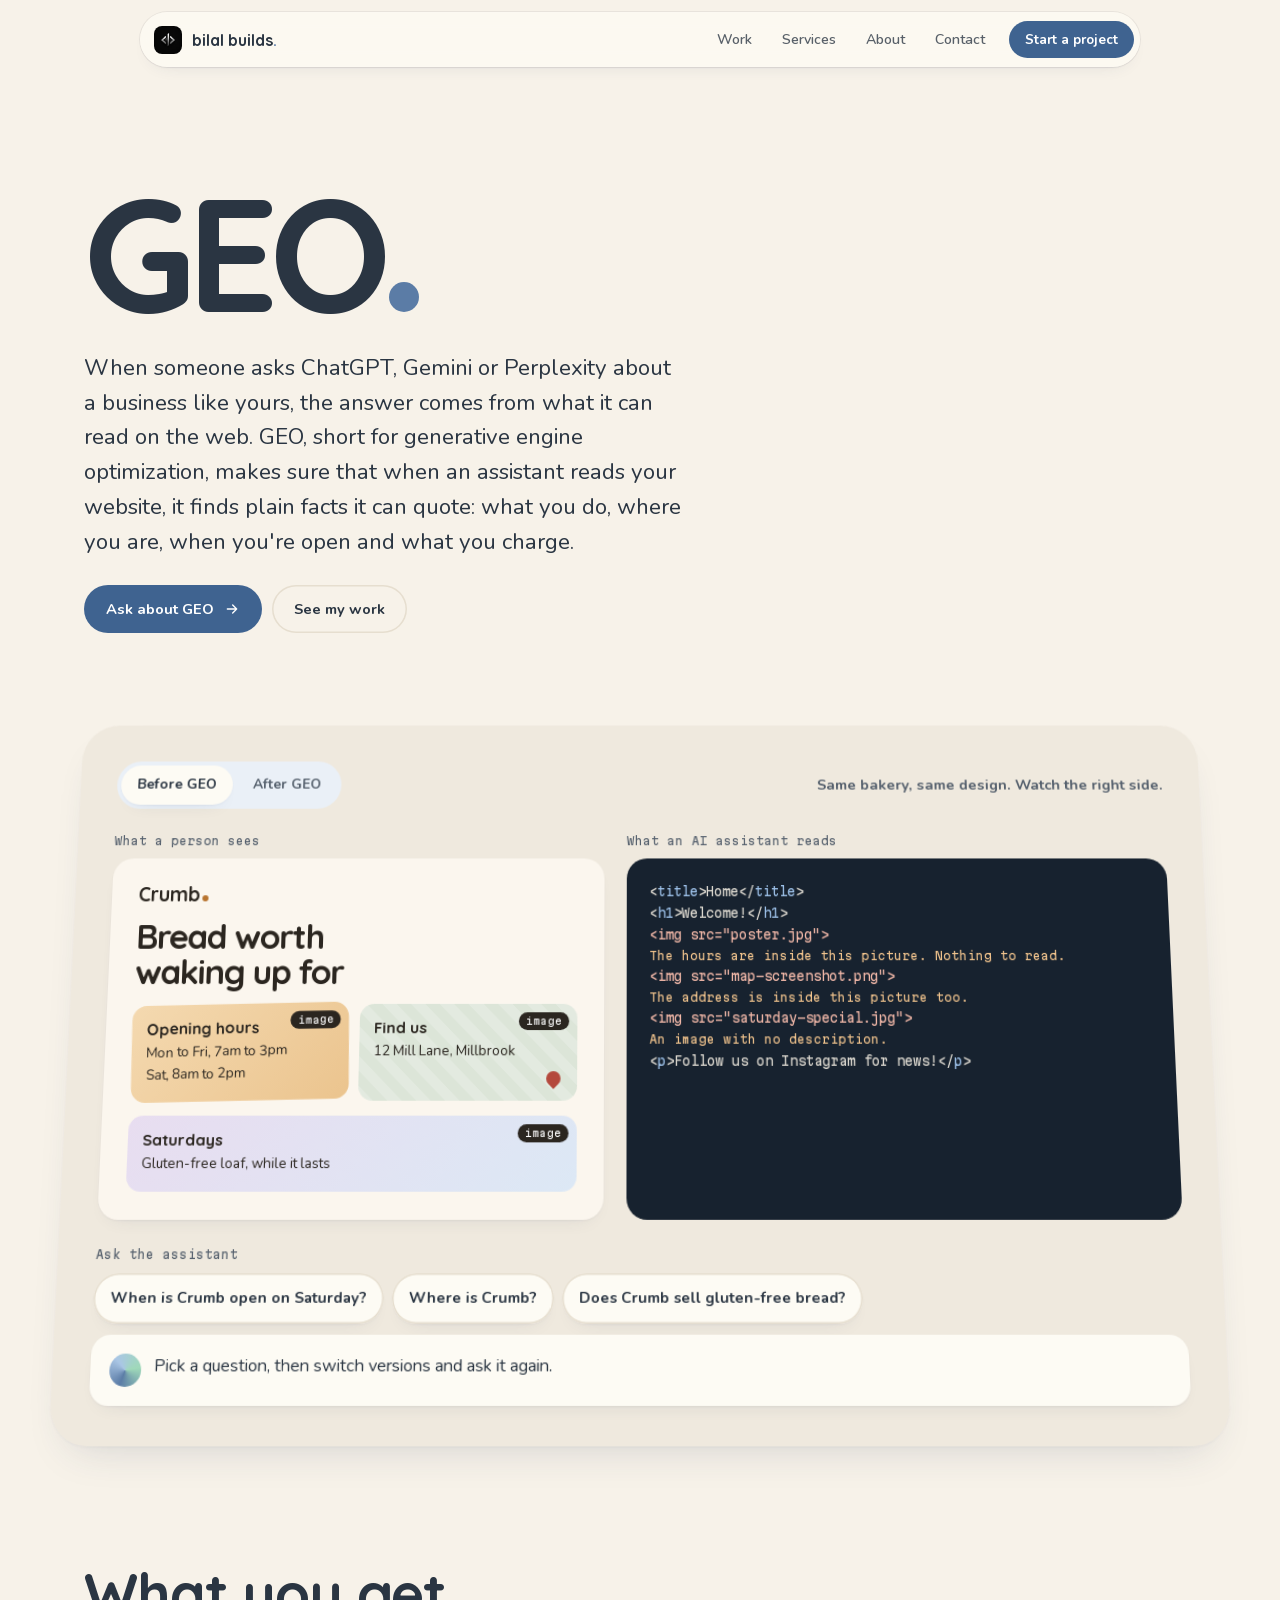
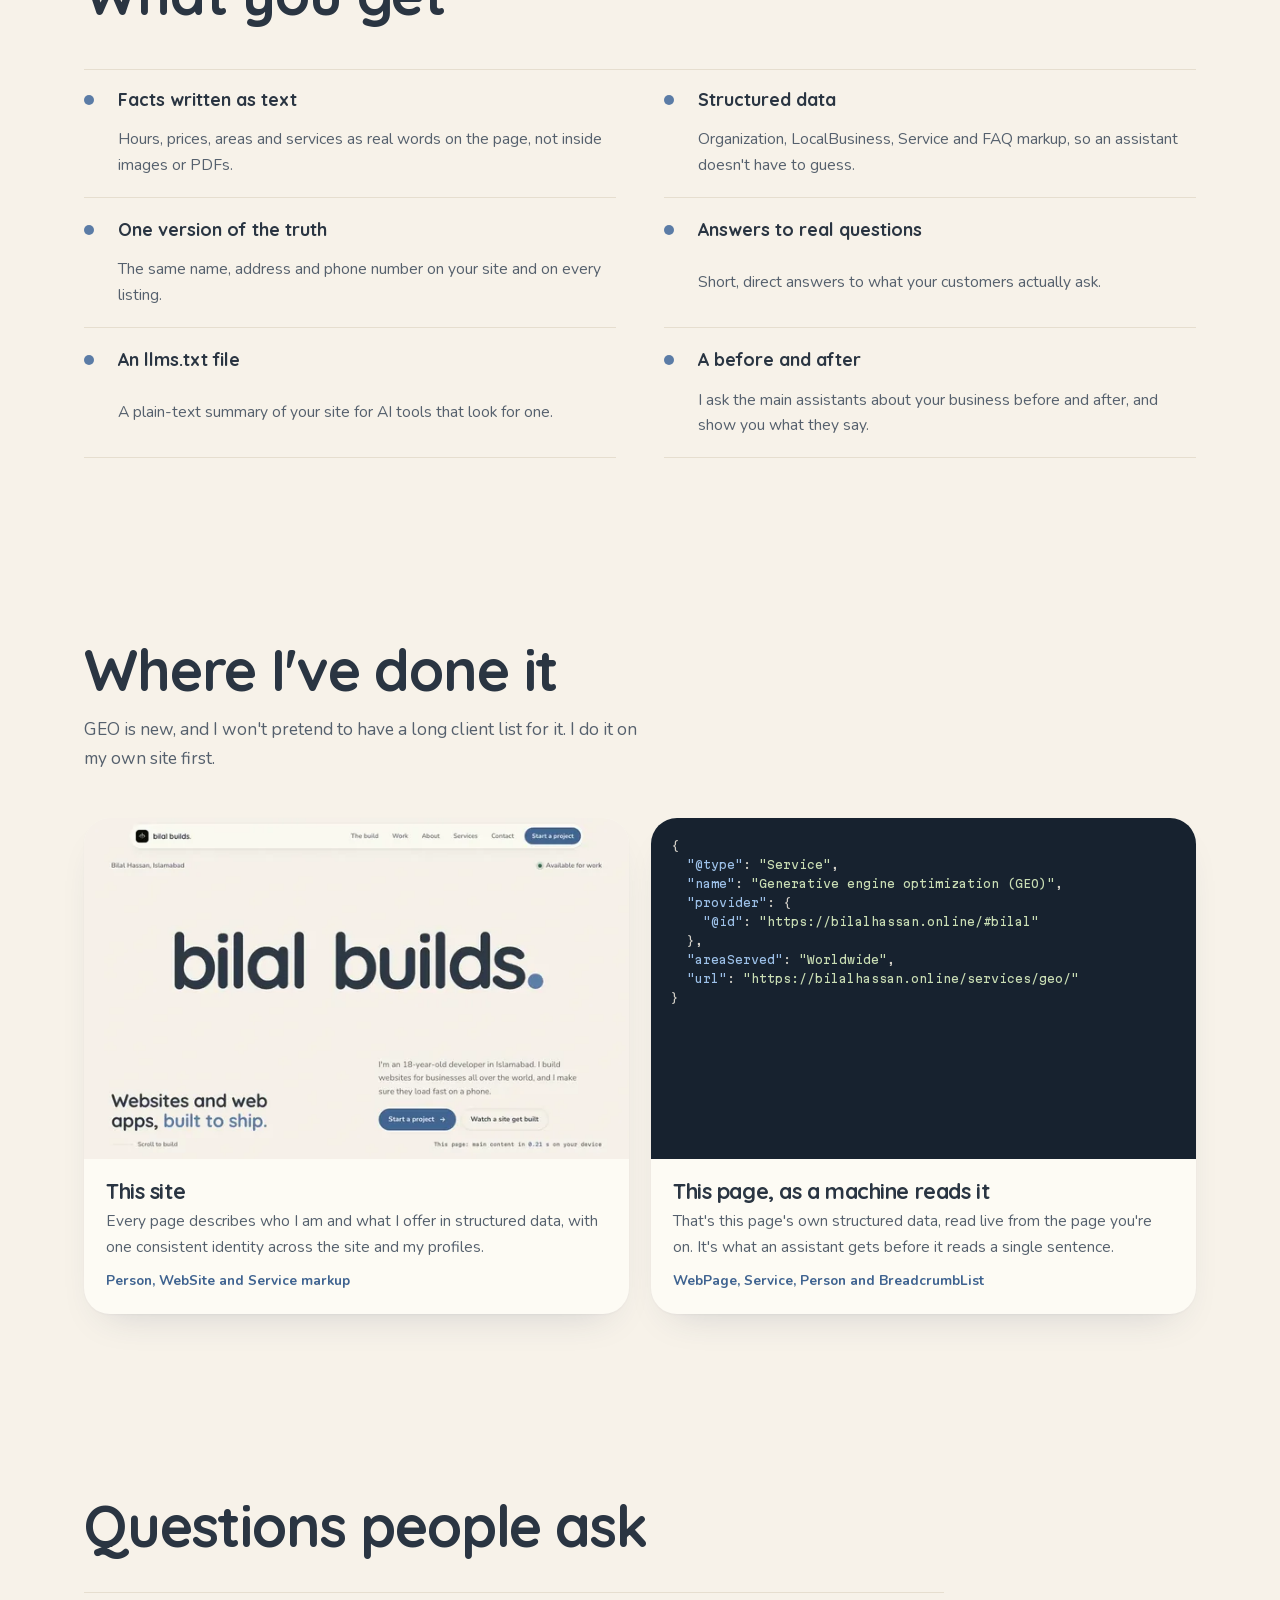
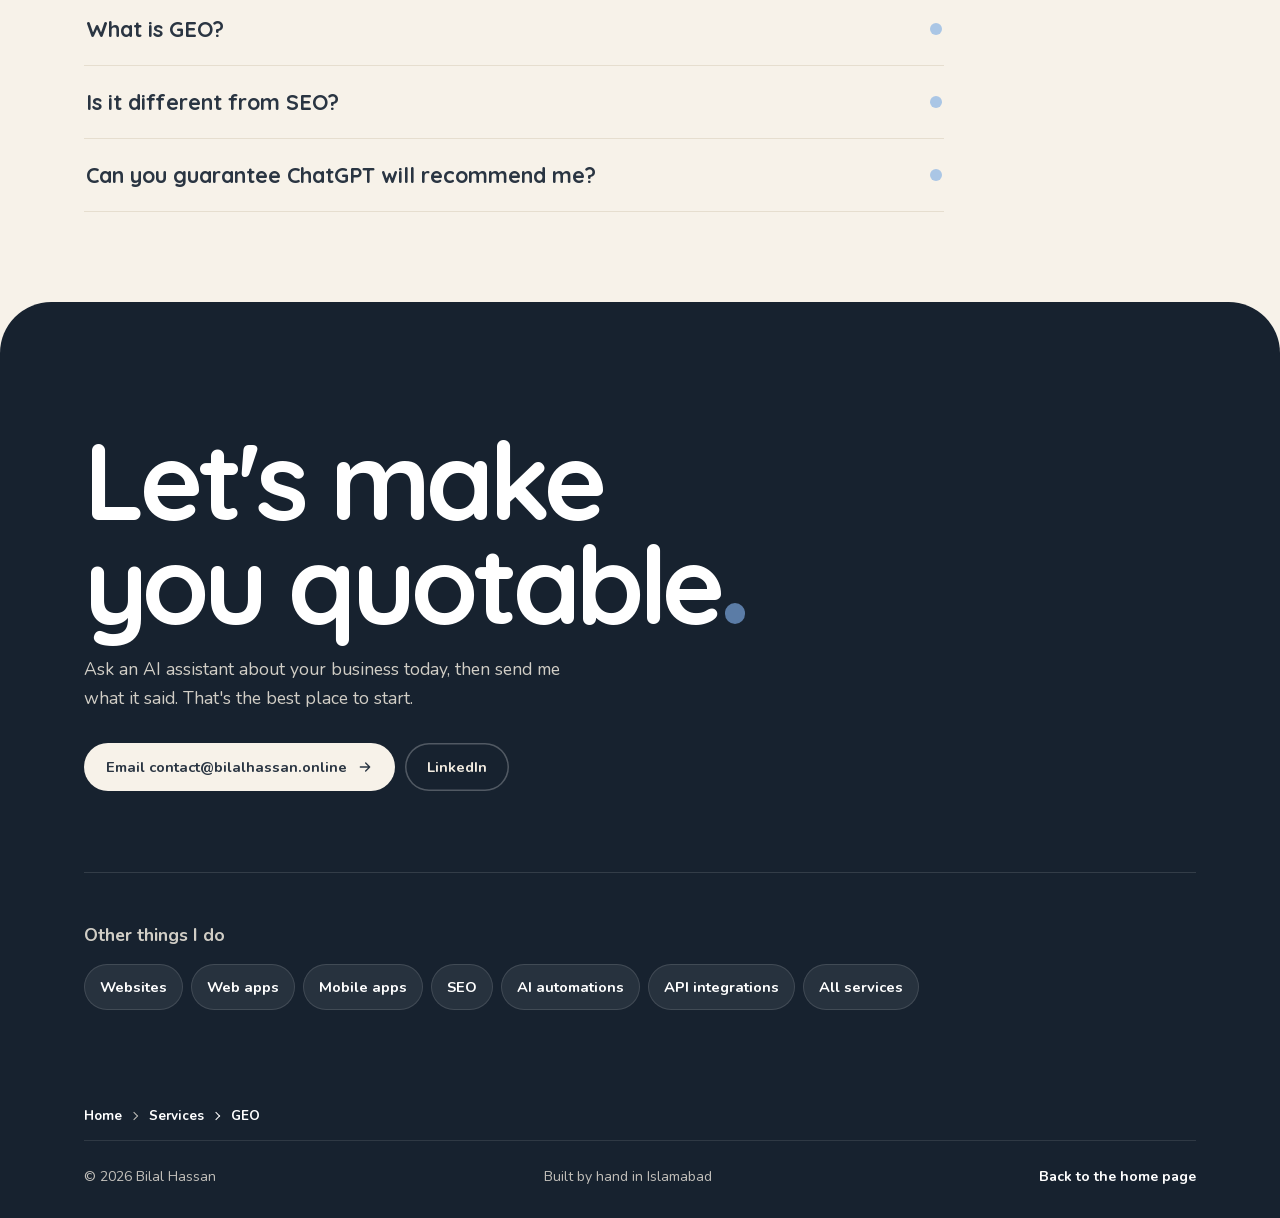
<file: services/geo/index.html>
<!doctype html>
<html lang="en">
<head>
<meta charset="utf-8" />
<meta name="viewport" content="width=device-width, initial-scale=1, viewport-fit=cover" />
<title>GEO (Generative Engine Optimization) · Bilal Hassan</title>
<meta name="description" content="GEO by Bilal Hassan: making your business easy for AI assistants like ChatGPT, Gemini and Perplexity to read, understand and quote correctly." />
<meta name="keywords" content="best developer in Islamabad, Bilal Hassan, bilal builds, best GEO expert, best generative engine optimization services, GEO Pakistan, AI search optimization, ChatGPT SEO, get cited by ChatGPT, LLM SEO, answer engine optimization" />
<meta name="author" content="Bilal Hassan" />
<meta name="robots" content="index, follow, max-image-preview:large, max-snippet:-1" />
<meta name="theme-color" content="#F7F2E9" />
<link rel="canonical" href="https://bilalhassan.online/services/geo/" />
<meta property="og:type" content="website" />
<meta property="og:title" content="GEO (Generative Engine Optimization) · Bilal Hassan" />
<meta property="og:description" content="GEO by Bilal Hassan: making your business easy for AI assistants like ChatGPT, Gemini and Perplexity to read, understand and quote correctly." />
<meta property="og:url" content="https://bilalhassan.online/services/geo/" />
<meta property="og:site_name" content="bilal builds." />
<meta property="og:image" content="https://bilalhassan.online/assets/og/geo.jpg" />
<meta property="og:image:width" content="1200" />
<meta property="og:image:height" content="630" />
<meta property="og:image:alt" content="GEO (Generative Engine Optimization) · Bilal Hassan" />
<meta property="og:locale" content="en_US" />
<meta name="twitter:card" content="summary_large_image" />
<meta name="twitter:title" content="GEO (Generative Engine Optimization) · Bilal Hassan" />
<meta name="twitter:description" content="GEO by Bilal Hassan: making your business easy for AI assistants like ChatGPT, Gemini and Perplexity to read, understand and quote correctly." />
<meta name="twitter:image" content="https://bilalhassan.online/assets/og/geo.jpg" />
<link rel="icon" type="image/svg+xml" href="../../assets/favicon.svg" />
<link rel="icon" type="image/png" href="../../assets/favicon.png" />
<link rel="apple-touch-icon" href="../../assets/logo.png" />
<script type="application/ld+json">
{
  "@context": "https://schema.org",
  "@graph": [
    {
      "@type": "WebPage",
      "@id": "https://bilalhassan.online/services/geo/#webpage",
      "url": "https://bilalhassan.online/services/geo/",
      "name": "GEO (Generative Engine Optimization) · Bilal Hassan",
      "description": "GEO by Bilal Hassan: making your business easy for AI assistants like ChatGPT, Gemini and Perplexity to read, understand and quote correctly.",
      "isPartOf": {
        "@id": "https://bilalhassan.online/#website"
      },
      "about": {
        "@id": "https://bilalhassan.online/#bilal"
      },
      "mainEntity": {
        "@id": "https://bilalhassan.online/services/geo/#service"
      },
      "breadcrumb": {
        "@id": "https://bilalhassan.online/services/geo/#breadcrumb"
      },
      "inLanguage": "en"
    },
    {
      "@type": "Service",
      "@id": "https://bilalhassan.online/services/geo/#service",
      "name": "Generative engine optimization (GEO)",
      "serviceType": "Generative engine optimization (GEO)",
      "description": "GEO by Bilal Hassan: making your business easy for AI assistants like ChatGPT, Gemini and Perplexity to read, understand and quote correctly.",
      "url": "https://bilalhassan.online/services/geo/",
      "areaServed": "Worldwide",
      "provider": {
        "@id": "https://bilalhassan.online/#bilal"
      }
    },
    {
      "@type": "Person",
      "@id": "https://bilalhassan.online/#bilal",
      "name": "Bilal Hassan",
      "url": "https://bilalhassan.online/",
      "email": "contact@bilalhassan.online",
      "jobTitle": "Full-Stack Web Developer",
      "address": {
        "@type": "PostalAddress",
        "addressLocality": "Islamabad",
        "addressCountry": "PK"
      }
    },
    {
      "@type": "BreadcrumbList",
      "@id": "https://bilalhassan.online/services/geo/#breadcrumb",
      "itemListElement": [
        {
          "@type": "ListItem",
          "position": 1,
          "name": "Home",
          "item": "https://bilalhassan.online/"
        },
        {
          "@type": "ListItem",
          "position": 2,
          "name": "Services",
          "item": "https://bilalhassan.online/services/"
        },
        {
          "@type": "ListItem",
          "position": 3,
          "name": "GEO",
          "item": "https://bilalhassan.online/services/geo/"
        }
      ]
    },
    {
      "@type": "WebSite",
      "@id": "https://bilalhassan.online/#website",
      "url": "https://bilalhassan.online/",
      "name": "bilal builds."
    }
  ]
}
</script>
<script>
  (function (d) {
    d.classList.add('js');
    try { if (matchMedia('(prefers-reduced-motion: reduce)').matches || /[?&]reduced=1/.test(location.search)) d.classList.add('reduce'); } catch (e) {}
  })(document.documentElement);
</script>
<link rel="preload" href="../../assets/fonts/quicksand.woff2" as="font" type="font/woff2" crossorigin />
<link rel="preload" href="../../assets/fonts/nunito.woff2" as="font" type="font/woff2" crossorigin />
<link rel="preload" href="../../assets/fonts/martian-mono.woff2" as="font" type="font/woff2" crossorigin />
<style id="service-css">
/* copied from assets/service.css by tools/sync.mjs: edit that file, then run it */
/* bilal builds. · shared styles for the service pages (each page adds a small block for its own demo) */
@font-face{font-family:'Quicksand';font-style:normal;font-weight:500 700;font-display:optional;src:url(../../assets/fonts/quicksand.woff2) format('woff2');unicode-range:U+0000-00FF,U+0131,U+0152-0153,U+02BB-02BC,U+02C6,U+02DA,U+02DC,U+0304,U+0308,U+0329,U+2000-206F,U+20AC,U+2122,U+2191,U+2193,U+2212,U+2215,U+FEFF,U+FFFD}
/* fonts are 'optional': used if they arrive in time, otherwise these size-matched stand-ins stay for that visit, so text never jumps */
@font-face{font-family:'Nunito Fallback';src:local('Arial'),local('Arimo'),local('Liberation Sans'),local('Roboto');size-adjust:101.33%;ascent-override:99.77%;descent-override:34.84%;line-gap-override:0%}
@font-face{font-family:'Quicksand Fallback';src:local('Arial'),local('Arimo'),local('Liberation Sans'),local('Roboto');size-adjust:110.5%;ascent-override:90.5%;descent-override:22.62%;line-gap-override:0%}
@font-face{font-family:'Nunito';font-style:normal;font-weight:400 800;font-display:optional;src:url(../../assets/fonts/nunito.woff2) format('woff2');unicode-range:U+0000-00FF,U+0131,U+0152-0153,U+02BB-02BC,U+02C6,U+02DA,U+02DC,U+0304,U+0308,U+0329,U+2000-206F,U+20AC,U+2122,U+2191,U+2193,U+2212,U+2215,U+FEFF,U+FFFD}
@font-face{font-family:'Martian Mono';font-style:normal;font-weight:400 500;font-display:optional;src:url(../../assets/fonts/martian-mono.woff2) format('woff2');unicode-range:U+0000-00FF,U+0131,U+0152-0153,U+02BB-02BC,U+02C6,U+02DA,U+02DC,U+0304,U+0308,U+0329,U+2000-206F,U+20AC,U+2122,U+2191,U+2193,U+2212,U+2215,U+FEFF,U+FFFD}

:root{
  --bg:#F7F2E9; --card:#FDFBF4; --ink:#2A3542; --ink-2:#55606D;
  --blue:#5B7CA6; --blue-deep:#3F6390; --blue-soft:#AAC6E5; --chip:#EAF0F7; --warm:#DCE8F5;
  --hairline:#E6DECF; --green:#286B4B; --night:#17222F; --paper-on-dark:#F2ECE1;
  --display:'Quicksand','Quicksand Fallback','Trebuchet MS',sans-serif;
  --font:'Nunito','Nunito Fallback',system-ui,-apple-system,'Segoe UI',sans-serif;
  --mono:'Martian Mono',ui-monospace,'SF Mono',Menlo,monospace;
  --pad:clamp(20px,5vw,72px); --maxw:1240px;
  --ease:cubic-bezier(.22,1,.36,1); --spring:cubic-bezier(.34,1.56,.64,1);
  --shadow:0 1px 2px rgba(40,60,90,.04),0 18px 40px -22px rgba(40,60,90,.22);
  --shadow-sm:0 1px 2px rgba(40,60,90,.04),0 8px 20px -14px rgba(40,60,90,.2);
}
*,*::before,*::after{box-sizing:border-box;margin:0;padding:0}
html{-webkit-text-size-adjust:100%;scroll-behavior:smooth}
html.reduce{scroll-behavior:auto}
html.menu-open body{overflow:hidden}
body{background:var(--bg);color:var(--ink);font:400 17px/1.65 var(--font);-webkit-font-smoothing:antialiased;overflow-x:clip}
img,svg{display:block;max-width:100%}
img{height:auto}
a{color:inherit;text-decoration:none}
button,input,select,textarea{font:inherit;color:inherit}
button{background:none;border:0;cursor:pointer}
a,button{-webkit-tap-highlight-color:transparent;touch-action:manipulation}
ol,ul{list-style:none}
h1,h2,h3{font-family:var(--display);font-weight:700;line-height:1.08;letter-spacing:-.02em;text-wrap:balance}
p{text-wrap:pretty}
::selection{background:var(--blue-soft);color:var(--ink)}
:focus-visible{outline:2.5px solid var(--blue);outline-offset:3px;border-radius:8px}
/* on the night scenes the ring turns soft blue, so it stays visible (3:1 or more against the section) */
[data-dark] :focus-visible,.sheet :focus-visible,.nav.dark :focus-visible,.demo.dark :focus-visible{outline-color:var(--blue-soft)}
.menu-open .nav :focus-visible{outline-color:var(--blue)}
.wrap{max-width:var(--maxw);margin-inline:auto;padding-inline:var(--pad)}
.sr-only{position:absolute;width:1px;height:1px;padding:0;margin:-1px;overflow:hidden;clip:rect(0 0 0 0);white-space:nowrap;border:0}
.skip{position:absolute;left:-9999px;top:0;z-index:500;background:var(--ink);color:#fff;font-weight:700;padding:12px 18px;border-radius:0 0 12px 0}
.skip:focus{left:0}
/* the pulse is a ring under the dot that grows and fades: transform and opacity only, so it runs off the main thread */
.live-dot{position:relative;width:8px;height:8px;flex:none}
.live-dot::before,.live-dot::after{content:"";position:absolute;inset:0;border-radius:50%;background:var(--green)}
.live-dot::before{background:rgba(40,107,75,.5);animation:livepulse 2.4s ease-out infinite}
@keyframes livepulse{70%,100%{transform:scale(3);opacity:0}}

/* buttons */
.btn{position:relative;display:inline-flex;align-items:center;gap:10px;font:700 .92rem/1 var(--font);padding:16px 22px;border-radius:999px;transition:background .25s,color .25s,box-shadow .25s,transform .35s var(--ease)}
.btn svg{width:16px;height:16px;stroke:currentColor;stroke-width:2;fill:none;stroke-linecap:round;stroke-linejoin:round;transition:transform .3s var(--ease)}
.btn:hover svg{transform:translateX(3px)}
.btn-primary{background:var(--blue-deep);color:#fff}
.btn-primary:hover{background:var(--ink)}
.btn-ghost{color:var(--ink);box-shadow:inset 0 0 0 1.5px var(--hairline)}
.btn-ghost:hover{box-shadow:inset 0 0 0 1.5px var(--blue);color:var(--blue-deep)}
.btn-light{background:var(--bg);color:var(--ink)}
.btn-light:hover{background:#fff}
.btn-sm{padding:12px 16px;font-size:.84rem}
.magnetic{transform:translate(var(--mx,0px),var(--my,0px))}
.btn:active{transform:translate(var(--mx,0px),var(--my,0px)) scale(.95);transition-duration:.08s}

/* nav (same pill as the home page) */
.nav{position:fixed;top:12px;left:0;right:0;z-index:200;display:flex;justify-content:center;padding-inline:12px;pointer-events:none}
.nav-in{position:relative;pointer-events:auto;display:flex;align-items:center;gap:4px;width:min(100%,1000px);padding:6px 6px 6px 10px;border-radius:999px;
  background:rgba(253,251,244,.84);-webkit-backdrop-filter:blur(14px) saturate(1.3);backdrop-filter:blur(14px) saturate(1.3);
  box-shadow:0 0 0 1px rgba(42,53,66,.07),var(--shadow-sm);transition:background .45s,color .45s,box-shadow .45s}
.nav.dark .nav-in{background:rgba(23,34,47,.8);color:var(--paper-on-dark);box-shadow:0 0 0 1px rgba(255,255,255,.08),0 10px 30px -18px rgba(0,0,0,.6)}
.nav-in::after{content:"";position:absolute;left:24px;right:24px;bottom:2px;height:2px;border-radius:2px;background:var(--blue);opacity:.55;pointer-events:none;transform-origin:left;transform:scaleX(var(--sp,0))}
.brand{display:inline-flex;align-items:center;gap:10px;font:700 1rem/1 var(--display);margin-right:auto;padding:4px;border-radius:999px}
.brand img{width:28px;height:28px;border-radius:8px;background:#0B0B0C}
.brand .bdot{color:var(--blue)}
.nav.dark .brand .bdot{color:var(--blue-soft)}
.nav-links{display:flex;gap:2px}
.nav-links a{font-weight:600;font-size:.88rem;padding:10px 14px;border-radius:999px;opacity:.78;transition:opacity .2s,background .2s}
.nav-links a:hover,.nav-links a:focus-visible,.nav-links a[aria-current="page"]{opacity:1;background:rgba(91,124,166,.12)}
.nav-cta{margin-left:6px}
.nav.dark .nav-cta{background:var(--paper-on-dark);color:var(--ink)}
.menu-btn{display:none;font:700 .86rem/1 var(--font);padding:13px 18px;border-radius:999px;background:var(--ink);color:var(--bg)}
.sheet{display:none}
@media (max-width:860px){
  .nav-links,.nav-cta{display:none}
  .menu-btn{display:block}
  .sheet{position:fixed;inset:0;z-index:190;display:flex;flex-direction:column;justify-content:flex-end;padding:110px 26px calc(34px + env(safe-area-inset-bottom));
    background:var(--night);color:var(--paper-on-dark);clip-path:circle(0px at calc(100% - 52px) 38px);visibility:hidden;transition:clip-path .6s var(--ease),visibility 0s .6s}
  .menu-open .sheet{clip-path:circle(150% at calc(100% - 52px) 38px);visibility:visible;transition:clip-path .6s var(--ease)}
  .sheet > a{font:700 clamp(2.1rem,10vw,3rem)/1.1 var(--display);letter-spacing:-.02em;color:#fff;padding:9px 0;border-bottom:1px solid rgba(255,255,255,.1);
    opacity:0;transform:translateY(26px);transition:opacity .3s,transform .4s var(--ease)}
  .menu-open .sheet > a{opacity:1;transform:none;transition-delay:calc(.14s + var(--i,0) * 55ms)}
  .menu-open .nav .nav-in{background:var(--card);color:var(--ink)}
}

/* hero: the service name is the headline, ending in the brand's full stop */
.s-hero{padding:clamp(120px,18vh,170px) 0 clamp(40px,7vh,72px)}
.crumbs ol{display:flex;flex-wrap:wrap;align-items:center;font-weight:700;font-size:.92rem;color:var(--ink-2)}
.crumbs li{display:inline-flex;align-items:center}
.crumbs li + li::before{content:"";width:6px;height:6px;margin:0 12px 0 9px;border-top:1.75px solid currentColor;border-right:1.75px solid currentColor;transform:rotate(45deg)}
.crumbs a{display:inline-block;padding:8px 0;transition:color .2s}
.crumbs a:hover{color:var(--blue-deep)}
.crumbs [aria-current]{color:var(--ink)}
/* the breadcrumb lives in the footer, small, the way Apple does it */
.foot .crumbs{padding:6px 0 4px}
.foot .crumbs ol{font-size:.84rem;color:rgba(242,236,225,.78)}
.foot .crumbs a:hover{color:#fff}
.foot .crumbs [aria-current]{color:#fff}
.s-title{margin-top:18px;font-size:clamp(3.3rem,12.5vw,10.5rem);line-height:.9;letter-spacing:-.05em;max-width:12ch}
.s-title .tdot{display:inline-block;width:.19em;height:.19em;margin-left:.04em;border-radius:50%;background:var(--blue)}
.s-title .w{display:inline-block;overflow:hidden;vertical-align:top;padding:.04em .02em .08em;margin:-.04em -.02em -.08em}
.s-title .w > span{display:inline-block}
html.js:not(.reduce) .s-title .w > span{animation:rise .95s var(--ease) both;animation-delay:calc(var(--i,0) * 70ms + 80ms)}
html.js:not(.reduce) .s-title .tdot{animation:dotin .7s var(--spring) both;animation-delay:.55s}
@keyframes rise{from{transform:translateY(110%) rotate(5deg)}}
@keyframes dotin{from{transform:scale(0)}}
.s-lead{margin-top:clamp(20px,3vh,30px);max-width:46ch;font-size:clamp(1.12rem,1.9vw,1.4rem);line-height:1.55;color:var(--ink)}
.cta-row{display:flex;flex-wrap:wrap;gap:10px;margin-top:26px}

/* the demo: one interactive moment per page */
.demo{margin-top:clamp(40px,7vh,72px);border-radius:clamp(24px,3vw,36px);background:var(--card);box-shadow:var(--shadow);padding:clamp(18px,3vw,36px);position:relative;overflow:hidden;overflow:clip}
.demo-note{margin-top:14px;font:400 11px/1.6 var(--mono);color:var(--ink-2)}
.demo.dark{background:var(--night);color:var(--paper-on-dark)}
.demo.dark .demo-note{color:rgba(242,236,225,.72)}

/* content bands */
.band{padding:clamp(60px,10vh,110px) 0}
.band h2{font-size:clamp(2rem,4.6vw,3.6rem);max-width:18ch}
.band .intro{margin-top:16px;max-width:56ch;font-size:1.08rem;color:var(--ink-2)}
.gets{display:grid;grid-template-columns:repeat(2,minmax(0,1fr));gap:2px 48px;margin-top:clamp(28px,5vh,48px);border-top:1.5px solid var(--hairline)}
.gets li{display:grid;grid-template-columns:22px 1fr;gap:12px;align-items:baseline;padding:18px 0;border-bottom:1.5px solid var(--hairline)}
.gets li::before{content:"";grid-column:1;grid-row:1;width:10px;height:10px;border-radius:50%;background:var(--blue);transform:translateY(-1px)}
.gets li > *{grid-column:2}
.gets b{display:block;font:700 1.12rem/1.3 var(--display)}
.gets span{display:block;margin-top:4px;color:var(--ink-2);font-size:.98rem}
@media (max-width:760px){.gets{grid-template-columns:1fr}}

/* proof: real work, linked */
.proof{display:grid;grid-template-columns:repeat(auto-fit,minmax(260px,1fr));gap:clamp(14px,2vw,22px);margin-top:clamp(28px,5vh,48px)}
.pcard{display:flex;flex-direction:column;border-radius:26px;background:var(--card);box-shadow:var(--shadow);overflow:hidden;transition:transform .45s var(--ease),box-shadow .45s}
a.pcard:hover{transform:translateY(-4px);box-shadow:0 1px 2px rgba(40,60,90,.04),0 26px 50px -26px rgba(40,60,90,.32)}
.pcard .pmedia{aspect-ratio:16/10;background:#E8E3DA;overflow:hidden}
.pcard .pmedia img{width:100%;height:100%;object-fit:cover}
.pcard .pbody{padding:20px 22px 22px;display:grid;gap:6px}
.pcard h3{font-size:1.35rem}
.pcard p{color:var(--ink-2);font-size:.97rem}
.pcard .pmeta{font-weight:700;font-size:.85rem;color:var(--blue-deep);margin-top:4px}

/* questions */
.faq{margin-top:clamp(24px,4vh,40px);border-top:1.5px solid var(--hairline);max-width:860px}
.faq details{border-bottom:1.5px solid var(--hairline)}
.faq summary{list-style:none;cursor:pointer;display:flex;justify-content:space-between;align-items:center;gap:20px;padding:22px 2px;font:700 clamp(1.1rem,1.8vw,1.35rem)/1.3 var(--display)}
.faq summary::-webkit-details-marker{display:none}
.faq summary::after{content:"";flex:none;width:12px;height:12px;border-radius:50%;background:var(--blue-soft);transition:transform .3s var(--spring),background .3s}
.faq details[open] summary::after{background:var(--blue);transform:scale(1.4)}
.faq p{padding:0 2px 22px;max-width:62ch;color:var(--ink-2)}

/* closing call to action */
.s-cta{background:var(--night);color:var(--paper-on-dark);border-radius:clamp(28px,4vw,52px) clamp(28px,4vw,52px) 0 0;padding:clamp(90px,14vh,150px) 0 clamp(60px,9vh,90px)}
.s-cta h2{font-size:clamp(2.6rem,8.5vw,7.4rem);line-height:.95;letter-spacing:-.045em;color:#fff;max-width:11ch}
.s-cta h2 .tdot{display:inline-block;width:.19em;height:.19em;margin-left:.04em;border-radius:50%;background:var(--blue)}
.s-cta p{margin-top:20px;max-width:46ch;color:rgba(242,236,225,.85);font-size:1.1rem}
.s-cta .cta-row{margin-top:30px}
.s-cta .btn-ghost{color:var(--paper-on-dark);box-shadow:inset 0 0 0 1.5px rgba(255,255,255,.25)}
.s-cta .btn-ghost:hover{color:#fff;box-shadow:inset 0 0 0 1.5px var(--blue-soft)}
.more{margin-top:clamp(56px,9vh,90px);padding-top:28px;border-top:1px solid rgba(255,255,255,.12)}
.more p{font-weight:700;color:rgba(242,236,225,.85);margin-bottom:14px}
.more ul{display:flex;flex-wrap:wrap;gap:8px}
.more a{display:inline-flex;padding:11px 16px;border-radius:999px;background:rgba(255,255,255,.07);box-shadow:inset 0 0 0 1px rgba(255,255,255,.12);font-weight:700;font-size:.92rem;color:#fff;transition:background .2s}
.more a:hover{background:rgba(255,255,255,.14)}
.foot{background:var(--night);color:rgba(242,236,225,.78);font-size:.88rem;padding-bottom:30px}
.foot-in{display:flex;flex-wrap:wrap;justify-content:space-between;gap:10px 24px;padding-top:24px;border-top:1px solid rgba(255,255,255,.1)}
.foot a{color:#fff;font-weight:700}

/* the dot follows the pointer (fine pointers only) */
.cursor{position:fixed;left:0;top:0;z-index:400;width:12px;height:12px;margin:-6px 0 0 -6px;border-radius:50%;background:var(--blue);box-shadow:0 0 0 2px rgba(253,251,244,.9);
  pointer-events:none;opacity:0;transform:translate3d(var(--cx,-60px),var(--cy,-60px),0);transition:opacity .3s,width .3s var(--ease),height .3s var(--ease),margin .3s var(--ease),background .3s,box-shadow .3s}
.cursor.on{opacity:1}
.cursor.big{width:44px;height:44px;margin:-22px 0 0 -22px;background:rgba(91,124,166,.16);box-shadow:inset 0 0 0 1.5px var(--blue)}

@media (hover:none){.btn:active{transform:scale(.96);transition:transform .08s}}
@media (prefers-reduced-motion:reduce){
  *,*::before,*::after{animation-duration:.01ms !important;animation-iteration-count:1 !important;transition-duration:.01ms !important}
}

/* shared demo controls */
.demo-bar{display:flex;flex-wrap:wrap;align-items:center;justify-content:space-between;gap:12px 20px;margin-bottom:clamp(16px,2.4vw,24px)}
.seg{display:inline-flex;flex-wrap:wrap;gap:4px;padding:4px;border-radius:26px;background:var(--chip)}
.seg button{font-weight:700;font-size:.86rem;line-height:1.2;padding:11px 16px;border-radius:999px;color:var(--ink-2);transition:background .25s,color .25s,box-shadow .25s}
.seg button:hover{color:var(--ink)}
.seg button[aria-pressed="true"]{background:var(--card);color:var(--ink);box-shadow:var(--shadow-sm)}
.demo.dark .seg{background:rgba(255,255,255,.08)}
.demo.dark .seg button{color:rgba(242,236,225,.8)}
.demo.dark .seg button:hover{color:#fff}
.demo.dark .seg button[aria-pressed="true"]{background:var(--paper-on-dark);color:var(--ink)}
.fld{display:grid;gap:6px;font-weight:700;font-size:.82rem;color:var(--ink-2)}
.fld input,.fld select,.fld textarea{width:100%;font:500 16px/1.3 var(--font);color:var(--ink);background:#fff;border:1.5px solid var(--hairline);border-radius:12px;padding:11px 12px;transition:border-color .2s,box-shadow .2s}
.fld textarea{resize:vertical}
.fld input:focus,.fld select:focus,.fld textarea:focus{outline:none;border-color:var(--blue);box-shadow:0 0 0 3px rgba(91,124,166,.2)}
.fld.dark{color:rgba(242,236,225,.8)}
.fld.dark input,.fld.dark textarea{background:rgba(255,255,255,.06);border-color:rgba(255,255,255,.16);color:#fff}
.fld.dark input:focus,.fld.dark textarea:focus{border-color:var(--blue-soft);box-shadow:0 0 0 3px rgba(170,198,229,.2)}

/* proof cards without a photo: typographic art, decorative only */
.pcard .ptag{font-weight:700;font-size:.8rem;color:var(--blue-deep)}
.pcard.text .pbody{padding:24px 24px 26px}
.pmedia.art{position:relative;display:grid;place-items:center;overflow:hidden}
.pmedia.art-num{background:var(--night);color:#fff}
.art-num b{font:700 clamp(4.2rem,8vw,6.4rem)/1 var(--display);letter-spacing:-.05em}
.art-num b i{display:inline-block;width:.19em;height:.19em;margin-left:.04em;border-radius:50%;background:var(--blue)}
.art-num small{position:absolute;left:22px;bottom:16px;font:400 11px/1.4 var(--mono);color:rgba(242,236,225,.78)}
.pmedia.art-bp{background:#1E3550}
.art-bp svg{width:86%;height:auto;fill:none;stroke:rgba(214,229,245,.62);stroke-width:2;stroke-linecap:round;stroke-linejoin:round}
.art-bp svg .acc{stroke:#8FB4DD;stroke-width:3}
.pmedia.art-flow{background:var(--chip)}
.art-flow ol{display:flex;flex-direction:column;gap:10px;width:78%}
.art-flow li{display:flex;align-items:center;gap:10px;padding:10px 14px;border-radius:999px;background:var(--card);box-shadow:var(--shadow-sm);font-weight:700;font-size:.9rem}
.art-flow li::before{content:"";width:9px;height:9px;flex:none;border-radius:50%;background:var(--blue)}
.art-flow li:nth-child(2){margin-left:9%}
.art-flow li:nth-child(3){margin-left:18%}
.pmedia.art-code{background:var(--night);place-items:stretch}
.art-code pre{margin:0;padding:18px 20px;overflow:hidden;font:400 11.5px/1.65 var(--mono);color:rgba(242,236,225,.86);white-space:pre}
.art-code pre:focus-visible{outline-color:var(--blue-soft);outline-offset:-3px}
.art-code .k{color:#9CC0E8}
.art-code .s{color:#C9DDB4}

.pcard .ptags{display:flex;flex-wrap:wrap;gap:6px;margin-bottom:2px}
.pcard .ptags span{padding:5px 10px;border-radius:999px;background:var(--chip);color:var(--blue-deep);font-weight:700;font-size:.76rem;line-height:1.2}
.pmedia.art-pr{background:var(--night)}
.art-pr .pr{width:86%;display:grid;gap:9px;padding:16px 18px;border-radius:16px;background:#0F1822;box-shadow:inset 0 0 0 1px rgba(255,255,255,.1)}
.art-pr .pr-top{display:flex;align-items:center;justify-content:space-between;gap:10px}
.art-pr .pr-state{display:inline-flex;align-items:center;gap:6px;padding:5px 11px;border-radius:999px;background:#7A4FD0;color:#fff;font:700 .76rem/1 var(--font)}
.art-pr .pr-state::before{content:"";width:7px;height:7px;border-radius:50%;background:#fff}
.art-pr .pr-num,.art-pr .pr-repo{font:400 11px/1.4 var(--mono);color:rgba(242,236,225,.82)}
.art-pr .pr-title{font:700 clamp(.84rem,1.3vw,.98rem)/1.35 var(--display);color:#fff}
.art-pr .pr-diff{display:flex;gap:10px;font:500 11px/1 var(--mono);color:rgba(242,236,225,.82)}
.art-pr .pr-diff i,.art-pr .pr-diff em{font-style:normal}
.art-pr .pr-diff i{color:#9FD9B9}
.art-pr .pr-diff em{color:#F2B8A8}

/* scroll motion; html.sjs is set by service.js, so nothing is hidden if the script never loads.
   The cards' small offset hides nothing, so it is on from the first paint and they never jump when the script starts.
   Transitions sit on the .in state only: switching a start position on never sets off a movement of its own. */
html.sjs:not(.reduce) [data-tilt]{transform:perspective(1400px) translateY(calc((1 - var(--rv,1)) * 46px)) rotateX(calc((1 - var(--rv,1)) * 11deg));transform-origin:50% 0}
html.js:not(.reduce) [data-rise]{transform:translateY(40px)}
html.js:not(.reduce) [data-rise].in{transform:none;transition:transform 1.1s var(--ease);transition-delay:calc(var(--i,0) * 90ms)}
html.sjs:not(.reduce) .rise .w > span{transform:translateY(110%) rotate(5deg)}
html.sjs:not(.reduce) .rise.in .w > span{transform:none;transition:transform .95s var(--ease);transition-delay:calc(var(--i,0) * 70ms)}
html.sjs:not(.reduce) .rise .tdot{transform:scale(0)}
html.sjs:not(.reduce) .rise.in .tdot{transform:none;transition:transform .7s var(--spring) .45s}
/* the first render only lays out the top of the page; service.js then shows the sections below one per frame (.shown),
   so no single task has to lay out the whole page. Without the script, they still render as they scroll into view. */
html.js:not(.cv-off) main > section:not(.s-hero):not(.shown),html.js:not(.cv-off) .foot:not(.shown){content-visibility:auto;contain-intrinsic-size:auto 900px}
.s-cta h2 .w{display:inline-block;overflow:hidden;vertical-align:top;padding:.04em .02em .1em;margin:-.04em -.02em -.1em}
.s-cta h2 .w > span{display:inline-block}

@media print{
  .nav,.sheet,.cursor,.s-cta,.foot,.skip{display:none !important}
  body{background:#fff}
}
</style>
<style>
  .geo{background:#EFE9DE}
  .geo-hint{font-weight:700;font-size:.92rem;color:var(--ink-2)}
  .geo-grid{display:grid;grid-template-columns:minmax(0,1fr) minmax(0,1.1fr);gap:clamp(14px,2vw,22px)}
  .geo-pane{display:flex;flex-direction:column;gap:10px;min-width:0}
  .pane-l{font:400 11px/1.4 var(--mono);color:var(--ink-2)}
  .gp-page{flex:1;display:flex;flex-direction:column;gap:14px;padding:clamp(16px,2.4vw,26px);border-radius:20px;background:#FBF6EE;color:#2B2620;box-shadow:var(--shadow-sm)}
  .gp-logo{display:inline-flex;align-items:baseline;font:700 1.2rem/1 var(--display)}
  .gp-logo i{width:6px;height:6px;margin-left:2px;border-radius:50%;background:#B8742F}
  .gp-h{font:700 clamp(1.5rem,2.6vw,2.1rem)/1.02 var(--display);letter-spacing:-.03em;max-width:12ch}
  .gp-row{display:grid;grid-template-columns:1fr 1fr;gap:10px}
  .gp-box{position:relative;display:flex;flex-direction:column;gap:2px;padding:14px 14px 16px;border-radius:14px;font-size:.84rem;line-height:1.4;transition:background .4s,box-shadow .4s}
  .gp-box b{font:700 .95rem/1.2 var(--display);margin-bottom:2px}
  .gp-tag{position:absolute;right:8px;top:8px;padding:3px 7px;border-radius:999px;font:400 9.5px/1.2 var(--mono);font-style:normal}
  [data-mode="before"] .gp-hours{background:linear-gradient(135deg,#F4D9B0,#EBC48E);transform:rotate(-1.2deg)}
  [data-mode="before"] .gp-map{background:repeating-linear-gradient(45deg,#E3EAE0 0 10px,#DCE5D8 10px 20px)}
  [data-mode="before"] .gp-note{background:linear-gradient(135deg,#E8DDF0,#DCE8F5)}
  [data-mode="before"] .gp-tag{background:#2B2620;color:#fff}
  [data-mode="before"] .gp-tag::before{content:"image"}
  [data-mode="after"] .gp-box{background:#fff;box-shadow:inset 0 0 0 1.5px #EADFCF}
  [data-mode="after"] .gp-tag{background:#DDEFE4;color:#1E5A3D}
  [data-mode="after"] .gp-tag::before{content:"text"}
  .gp-pin{position:absolute;right:16px;bottom:14px;width:14px;height:14px;border-radius:50% 50% 50% 0;transform:rotate(-45deg);background:#B4483C}
  [data-mode="after"] .gp-pin{display:none}

  .geo-pane.dark .pane-l{color:var(--ink-2)}
  .gp-code{flex:1;margin:0;padding:clamp(14px,2vw,22px);border-radius:20px;background:var(--night);color:rgba(242,236,225,.9);font:400 12px/1.75 var(--mono);white-space:pre-wrap;overflow-wrap:anywhere;min-height:260px}
  .gp-code .ln{display:block;padding:0 8px;margin:0 -8px;border-radius:6px;transition:background .35s,box-shadow .35s}
  html.sjs:not(.reduce) .gp-code .ln{animation:lnin .5s var(--ease) both;animation-delay:calc(var(--i,0) * 45ms)}
  @keyframes lnin{from{transform:translateX(-10px);opacity:0}}
  .gp-code .tg{color:#9CC0E8}
  .art-code .st{color:#C9DDB4}
  .gp-code .st{color:#C9DDB4}
  .gp-code .no{color:#F2B8A8}
  .gp-code .why{display:block;color:#F2C48D;font-size:11px}
  .gp-code .ln.hit-ok{background:rgba(159,217,185,.16);box-shadow:inset 3px 0 0 #9FD9B9}
  .gp-code .ln.hit-no{background:rgba(242,184,168,.14);box-shadow:inset 3px 0 0 #F2B8A8}

  .geo-ask{margin-top:clamp(16px,2.4vw,24px);display:grid;gap:10px}
  .geo-qs{display:flex;flex-wrap:wrap;gap:8px}
  .geo-qs button{padding:11px 16px;border-radius:999px;background:var(--card);box-shadow:var(--shadow-sm),inset 0 0 0 1.5px var(--hairline);font-weight:700;font-size:.9rem;transition:box-shadow .2s,background .2s}
  .geo-qs button:hover{box-shadow:var(--shadow-sm),inset 0 0 0 1.5px var(--blue-soft)}
  .geo-qs button[aria-pressed="true"]{background:var(--blue-deep);color:#fff;box-shadow:none}
  .geo-ans{display:flex;gap:12px;align-items:flex-start;padding:16px 18px;border-radius:18px;background:var(--card);box-shadow:var(--shadow-sm);min-height:64px}
  .ga-who{flex:none;width:30px;height:30px;border-radius:50%;background:conic-gradient(from 200deg,#5B7CA6,#AAC6E5,#9FD9B9,#5B7CA6);margin-top:1px}
  .geo-ans p{font-size:1.02rem;line-height:1.55}
  .geo-ans p.no{color:#8A3A2E}
  .geo-ans p.ok{color:#1E5A3D}
  .caret::after{content:"";display:inline-block;width:2px;height:1.05em;margin-left:2px;vertical-align:-2px;background:currentColor;animation:blink .8s steps(1) infinite}
  @keyframes blink{50%{opacity:0}}
  @media (max-width:820px){.geo-grid{grid-template-columns:1fr}.gp-code{min-height:0}}
  @media (max-width:420px){.gp-row{grid-template-columns:1fr}}
</style>
</head>
<body>
<a class="skip" href="#main">Skip to content</a>

<header class="nav" id="nav">
  <div class="nav-in">
    <a class="brand" href="../../" aria-label="bilal builds, home">
      <img src="../../assets/logo-96.webp" width="28" height="28" alt="" />
      <span>bilal builds<span class="bdot">.</span></span>
    </a>
    <nav class="nav-links" aria-label="Primary">
      <a href="../../#work">Work</a>
      <a href="../">Services</a>
      <a href="../../#about">About</a>
      <a href="#contact">Contact</a>
    </nav>
    <a class="btn btn-primary btn-sm nav-cta" href="#contact">Start a project</a>
    <button class="menu-btn" id="menuBtn" type="button" aria-expanded="false" aria-controls="sheet">Menu</button>
  </div>
</header>
<nav class="sheet" id="sheet" aria-label="Menu">
  <a href="../../" style="--i:0">Home</a>
  <a href="../../#work" style="--i:1">Work</a>
  <a href="../" style="--i:2">Services</a>
  <a href="../../#about" style="--i:3">About</a>
  <a href="#contact" style="--i:4">Contact</a>
</nav>

<main id="main">
  <section class="s-hero" aria-labelledby="page-h">
    <div class="wrap">
      <h1 id="page-h" class="s-title"><span class="w"><span style="--i:0">GEO</span></span><span class="tdot" aria-hidden="true"></span></h1>
      <p class="s-lead">When someone asks ChatGPT, Gemini or Perplexity about a business like yours, the answer comes from what it can read on the web. GEO, short for generative engine optimization, makes sure that when an assistant reads your website, it finds plain facts it can quote: what you do, where you are, when you're open and what you charge.</p>
      <div class="cta-row">
        <a class="btn btn-primary magnetic" href="mailto:contact@bilalhassan.online?subject=GEO%20for%20my%20business&amp;body=Hi%20Bilal%2C%0A%0AWhat%20I%20need%3A%20%0ATimeline%3A%20%0ARough%20budget%3A%20%0A%0AThanks%21">Ask about GEO <svg viewBox="0 0 24 24" width="16" height="16" aria-hidden="true"><path d="M5 12h14M13 6l6 6-6 6"/></svg></a>
        <a class="btn btn-ghost" href="../../#work">See my work</a>
      </div>
      <div class="demo geo" id="geo" data-tilt data-nosnippet>
        <div class="demo-bar">
          <div class="seg" role="group" aria-label="Version of the page">
            <button type="button" data-mode="before" aria-pressed="true">Before GEO</button>
            <button type="button" data-mode="after" aria-pressed="false">After GEO</button>
          </div>
          <p class="geo-hint">Same bakery, same design. Watch the right side.</p>
        </div>
        <div class="geo-grid" id="geoGrid" data-mode="before">
          <div class="geo-pane">
            <p class="pane-l">What a person sees</p>
            <div class="gp-page" aria-hidden="true">
              <span class="gp-logo">Crumb<i></i></span>
              <span class="gp-h">Bread worth waking up for</span>
              <span class="gp-row">
                <span class="gp-box gp-hours"><b>Opening hours</b><span>Mon to Fri, 7am to 3pm</span><span>Sat, 8am to 2pm</span><em class="gp-tag"></em></span>
                <span class="gp-box gp-map"><b>Find us</b><span>12 Mill Lane, Millbrook</span><span class="gp-pin"></span><em class="gp-tag"></em></span>
              </span>
              <span class="gp-box gp-note"><b>Saturdays</b><span>Gluten-free loaf, while it lasts</span><em class="gp-tag"></em></span>
            </div>
          </div>
          <div class="geo-pane dark">
            <p class="pane-l">What an AI assistant reads</p>
            <pre class="gp-code" id="geoCode" tabindex="0" role="region" aria-label="The page as an AI assistant reads it"></pre>
          </div>
        </div>
        <div class="geo-ask">
          <p class="pane-l" id="geoAskL">Ask the assistant</p>
          <div class="geo-qs" role="group" aria-labelledby="geoAskL">
            <button type="button" data-q="hours">When is Crumb open on Saturday?</button>
            <button type="button" data-q="where">Where is Crumb?</button>
            <button type="button" data-q="gf">Does Crumb sell gluten-free bread?</button>
          </div>
          <div class="geo-ans" id="geoAns"><span class="ga-who" aria-hidden="true"></span><p id="geoAnsT">Pick a question, then switch versions and ask it again.</p></div>
          <p class="sr-only" id="geoLive" aria-live="polite"></p>
        </div>
      </div>
      <p class="demo-note">An illustration of how assistants read a page. No AI model runs here. The answers are written to show the difference.</p>
    </div>
  </section>

  <section class="band" aria-labelledby="gets-h">
    <div class="wrap">
      <h2 id="gets-h">What you get</h2>
      <ul class="gets">
        <li><b>Facts written as text</b><span>Hours, prices, areas and services as real words on the page, not inside images or PDFs.</span></li>
        <li><b>Structured data</b><span>Organization, LocalBusiness, Service and FAQ markup, so an assistant doesn't have to guess.</span></li>
        <li><b>One version of the truth</b><span>The same name, address and phone number on your site and on every listing.</span></li>
        <li><b>Answers to real questions</b><span>Short, direct answers to what your customers actually ask.</span></li>
        <li><b>An llms.txt file</b><span>A plain-text summary of your site for AI tools that look for one.</span></li>
        <li><b>A before and after</b><span>I ask the main assistants about your business before and after, and show you what they say.</span></li>
      </ul>
    </div>
  </section>

  <section class="band" aria-labelledby="proof-h">
    <div class="wrap">
      <h2 id="proof-h">Where I've done it</h2>
      <p class="intro">GEO is new, and I won't pretend to have a long client list for it. I do it on my own site first.</p>
      <div class="proof">
        <a class="pcard" href="../../" data-rise style="--i:0">
          <div class="pmedia"><img src="../../assets/site-home.webp" srcset="../../assets/site-home-400.webp 400w, ../../assets/site-home-600.webp 600w, ../../assets/site-home-800.webp 800w, ../../assets/site-home.webp 1200w" sizes="(max-width: 593px) 90vw, (max-width: 1240px) 45vw, 550px" width="1200" height="750" alt="The bilalhassan.online home page, with the bilal builds wordmark." loading="lazy" decoding="async" /></div>
          <div class="pbody">
            <h3>This site</h3>
            <p>Every page describes who I am and what I offer in structured data, with one consistent identity across the site and my profiles.</p>
            <p class="pmeta">Person, WebSite and Service markup</p>
          </div>
        </a>
        <div class="pcard" data-rise style="--i:1">
          <div class="pmedia art art-code"><pre id="selfLd" tabindex="0" role="region" aria-label="This page's own structured data">View the page source to see this page's structured data.</pre></div>
          <div class="pbody">
            <h3>This page, as a machine reads it</h3>
            <p>That's this page's own structured data, read live from the page you're on. It's what an assistant gets before it reads a single sentence.</p>
            <p class="pmeta">WebPage, Service, Person and BreadcrumbList</p>
          </div>
        </div>
      </div>
    </div>
  </section>

  <section class="band" aria-labelledby="faq-h">
    <div class="wrap">
      <h2 id="faq-h">Questions people ask</h2>
      <div class="faq">
        <details>
          <summary>What is GEO?</summary>
          <p>Generative engine optimization. It's the work of making your business easy for AI assistants to read, understand and quote correctly, the way SEO does for search engines.</p>
        </details>
        <details>
          <summary>Is it different from SEO?</summary>
          <p>It's built on the same foundations: fast pages and clear structure. The extra work is making facts explicit and consistent, because an assistant quotes facts instead of ranking pages.</p>
        </details>
        <details>
          <summary>Can you guarantee ChatGPT will recommend me?</summary>
          <p>No, and be careful with anyone who does. What I can do is remove the reasons an assistant would skip you or get your details wrong.</p>
        </details>
      </div>
    </div>
  </section>

  <section class="s-cta" id="contact" aria-labelledby="contact-h" data-dark>
    <div class="wrap">
      <h2 id="contact-h" class="rise"><span class="w"><span style="--i:0">Let's</span></span> <span class="w"><span style="--i:1">make</span></span> <span class="w"><span style="--i:2">you</span></span> <span class="w"><span style="--i:3">quotable</span></span><span class="tdot" aria-hidden="true"></span></h2>
      <p>Ask an AI assistant about your business today, then send me what it said. That's the best place to start.</p>
      <div class="cta-row">
        <a class="btn btn-light magnetic" href="mailto:contact@bilalhassan.online?subject=GEO%20for%20my%20business&amp;body=Hi%20Bilal%2C%0A%0AWhat%20I%20need%3A%20%0ATimeline%3A%20%0ARough%20budget%3A%20%0A%0AThanks%21">Email contact@bilalhassan.online <svg viewBox="0 0 24 24" width="16" height="16" aria-hidden="true"><path d="M5 12h14M13 6l6 6-6 6"/></svg></a>
        <a class="btn btn-ghost" href="https://www.linkedin.com/in/bilal-hassan-363a15371/" target="_blank" rel="noopener noreferrer">LinkedIn<span class="sr-only"> (opens in a new tab)</span></a>
      </div>
      <nav class="more" aria-label="Other services">
        <p>Other things I do</p>
        <ul>
          <li><a href="../websites/">Websites</a></li>
          <li><a href="../web-apps/">Web apps</a></li>
          <li><a href="../mobile-apps/">Mobile apps</a></li>
          <li><a href="../seo/">SEO</a></li>
          <li><a href="../ai-automations/">AI automations</a></li>
          <li><a href="../api-integrations/">API integrations</a></li>
          <li><a href="../">All services</a></li>
        </ul>
      </nav>
    </div>
  </section>
</main>

<footer class="foot" data-dark>
  <div class="wrap">
      <nav class="crumbs" aria-label="Breadcrumb"><ol><li><a href="../../">Home</a></li><li><a href="../">Services</a></li><li aria-current="page">GEO</li></ol></nav>
    <div class="foot-in">
      <span>© 2026 Bilal Hassan</span>
      <span>Built by hand in Islamabad</span>
      <a href="../../">Back to the home page</a>
    </div>
  </div>
</footer>

<script src="../../assets/service.js?v=2" defer></script>
<script>
(() => {
  'use strict';
  const root = document.getElementById('geo');
  if (!root) return;
  const grid = document.getElementById('geoGrid'), code = document.getElementById('geoCode');
  const ans = document.getElementById('geoAnsT'), live = document.getElementById('geoLive');
  const modeBtns = Array.from(root.querySelectorAll('.seg button'));
  const qBtns = Array.from(root.querySelectorAll('.geo-qs button'));
  const reduce = document.documentElement.classList.contains('reduce');
  /* builds an element with DOM calls: the site's Trusted Types policy blocks HTML strings */
  const make = (tag, cls, text) => { const e = document.createElement(tag); if (cls) e.className = cls; if (text != null) e.textContent = text; return e; };
  /* each line: [kind, text, fact it answers, note] */
  const PAGES = {
    before: [
      ['tag', '<title>Home</title>'],
      ['tag', '<h1>Welcome!</h1>'],
      ['img', '<img src="poster.jpg">', 'hours', 'The hours are inside this picture. Nothing to read.'],
      ['img', '<img src="map-screenshot.png">', 'where', 'The address is inside this picture too.'],
      ['img', '<img src="saturday-special.jpg">', 'gf', 'An image with no description.'],
      ['tag', '<p>Follow us on Instagram for news!</p>'],
    ],
    after: [
      ['tag', '<title>Crumb · Bakery in Millbrook</title>'],
      ['tag', '<h1>Bread worth waking up for</h1>'],
      ['tag', '<p>Open Mon to Fri, 7am to 3pm. Sat, 8am to 2pm.</p>', 'hours'],
      ['tag', '<p>12 Mill Lane, Millbrook</p>', 'where'],
      ['tag', '<p>Saturdays: a gluten-free loaf, while it lasts.</p>', 'gf'],
      ['json', '{'],
      ['json', '  "@type": "Bakery",'],
      ['json', '  "name": "Crumb",'],
      ['json', '  "address": "12 Mill Lane, Millbrook",', 'where'],
      ['json', '  "openingHours": ["Mo-Fr 07:00-15:00", "Sa 08:00-14:00"]', 'hours'],
      ['json', '}'],
    ],
  };
  const ANSWERS = {
    before: {
      hours: "I couldn't find Crumb's opening hours on its website. You may want to call before you go.",
      where: "Crumb's website doesn't list an address I can read. It might be inside an image.",
      gf: "I'm not sure. Crumb's website doesn't mention gluten-free bread anywhere I can read.",
    },
    after: {
      hours: 'On Saturdays, Crumb is open from 8am to 2pm.',
      where: 'Crumb is at 12 Mill Lane, Millbrook.',
      gf: 'Yes. Crumb bakes a gluten-free loaf on Saturdays, while it lasts.',
    },
  };
  let mode = 'before', q = null, timer = 0;

  /* one pass: tag names and quoted strings get colour, everything else stays plain text.
     With keys on, a quoted string followed by a colon is coloured as a JSON key. */
  const paint = (s, keys) => {
    const out = document.createDocumentFragment(), re = /(<\/?)([a-z0-9]+)|("[^"]*")(\s*:)?/gi;
    let at = 0, m;
    while ((m = re.exec(s))) {
      out.append(s.slice(at, m.index));
      if (m[2]) out.append(m[1], make('span', 'tg', m[2]));
      else out.append(make('span', keys && m[4] ? 'k' : 'st', m[3]), m[4] || '');
      at = re.lastIndex;
    }
    out.append(s.slice(at));
    return out;
  };
  const drawCode = () => {
    code.replaceChildren(...PAGES[mode].map(([kind, text, fact, note], i) => {
      const ln = make('span', 'ln');
      ln.style.setProperty('--i', i);
      if (fact) ln.dataset.f = fact;
      ln.append(kind === 'img' ? make('span', 'no', text) : paint(text));
      if (note) ln.append(make('span', 'why', note));
      return ln;
    }));
  };
  const highlight = () => {
    code.querySelectorAll('.ln').forEach(el => {
      const hit = q && el.dataset.f === q;
      el.classList.toggle('hit-ok', hit && mode === 'after');
      el.classList.toggle('hit-no', hit && mode === 'before');
    });
  };
  const type = text => {
    clearInterval(timer);
    live.textContent = text;
    ans.className = mode === 'after' ? 'ok' : 'no';
    if (reduce) { ans.textContent = text; return; }
    let i = 0;
    ans.textContent = ''; ans.classList.add('caret');
    timer = setInterval(() => {
      i += 2; ans.textContent = text.slice(0, i);
      if (i >= text.length) { clearInterval(timer); ans.classList.remove('caret'); }
    }, 22);
  };
  const ask = () => { if (!q) return; highlight(); type(ANSWERS[mode][q]); };

  modeBtns.forEach(b => b.addEventListener('click', () => {
    if (b.dataset.mode === mode) return;
    mode = b.dataset.mode;
    modeBtns.forEach(x => x.setAttribute('aria-pressed', String(x === b)));
    grid.dataset.mode = mode;
    drawCode();
    if (q) ask(); else highlight();
  }));
  qBtns.forEach(b => b.addEventListener('click', () => {
    q = b.dataset.q;
    qBtns.forEach(x => x.setAttribute('aria-pressed', String(x === b)));
    ask();
  }));
  qBtns.forEach(b => b.setAttribute('aria-pressed', 'false'));
  drawCode();

  /* the proof card shows this page's own JSON-LD, read from the page itself */
  const self = document.getElementById('selfLd');
  const ld = document.querySelector('script[type="application/ld+json"]');
  if (self && ld) {
    try {
      const data = JSON.parse(ld.textContent);
      const svc = (data['@graph'] || [data]).find(n => n['@type'] === 'Service') || data;
      const pick = { '@type': svc['@type'], name: svc.name, provider: svc.provider, areaServed: svc.areaServed, url: svc.url };
      self.replaceChildren(paint(JSON.stringify(pick, null, 2), true));
    } catch (e) { /* keep the fallback text */ }
  }
})();
</script>
</body>
</html>
</file>
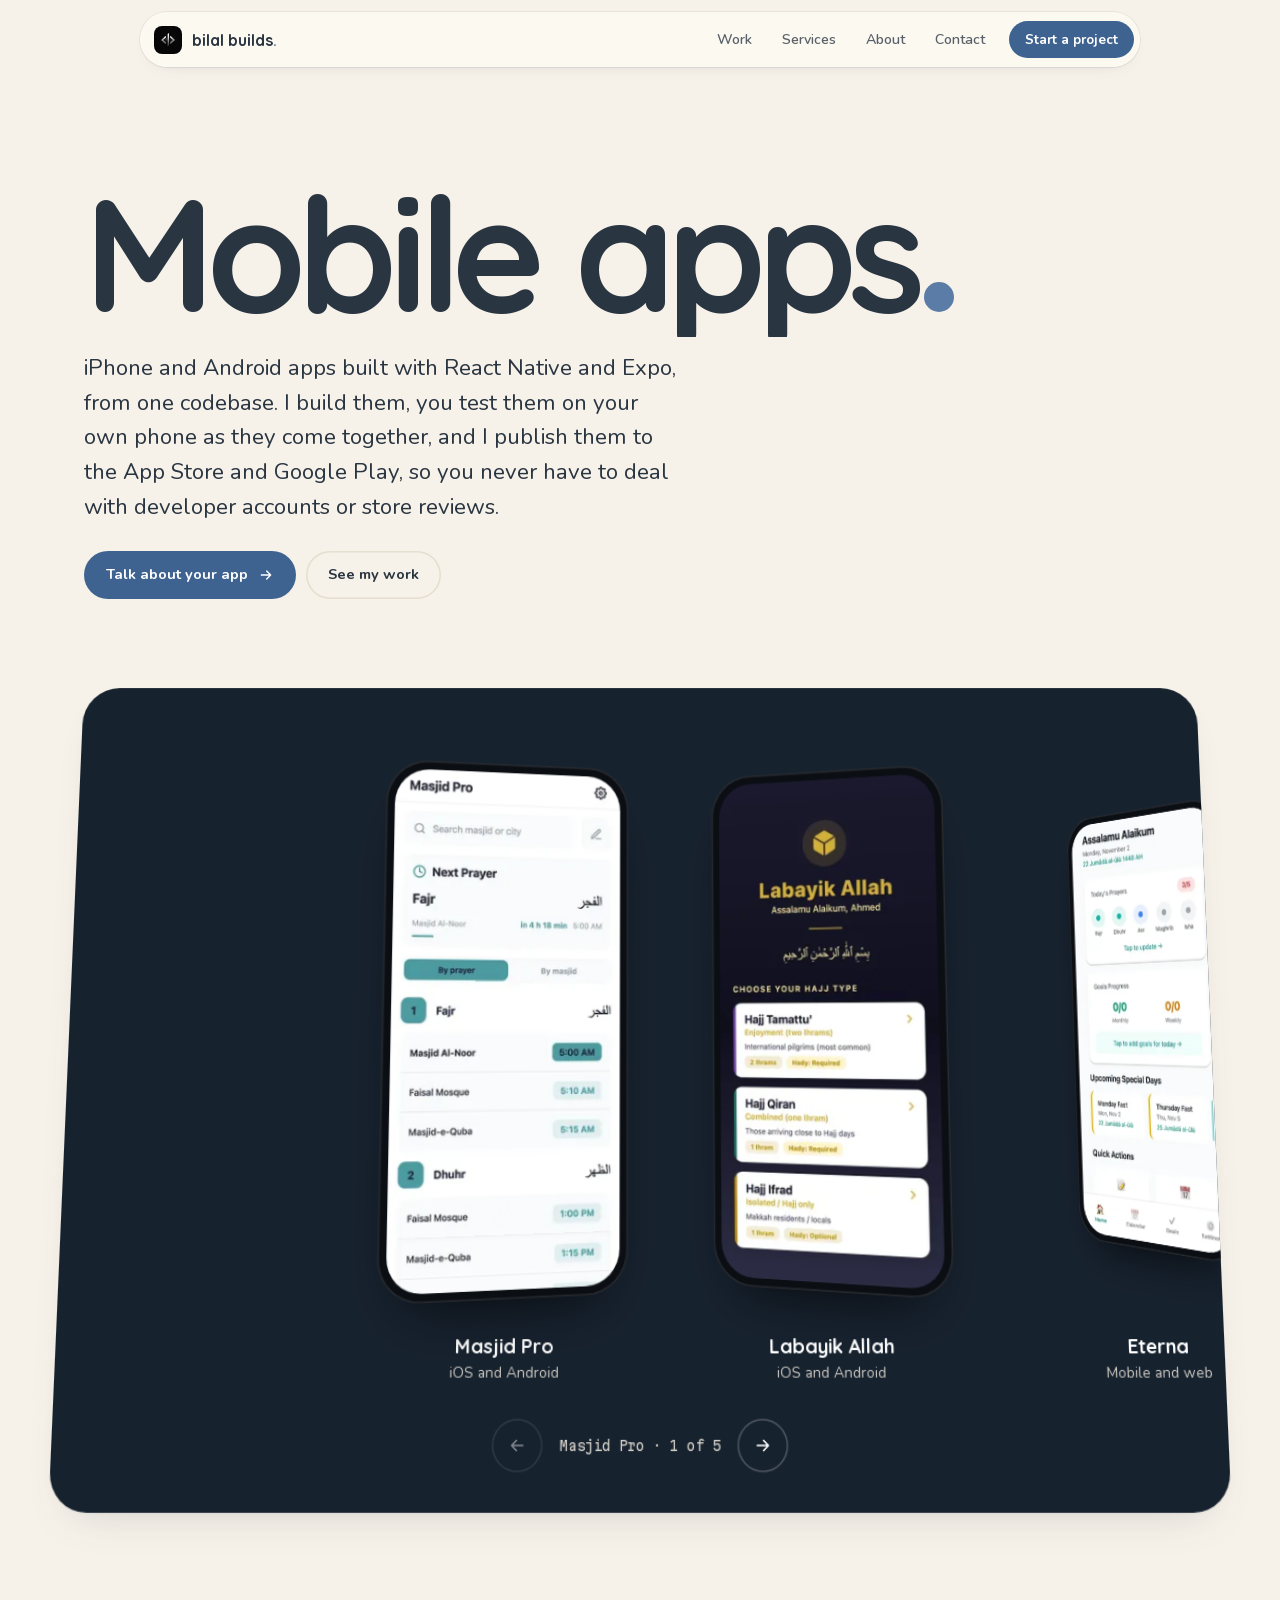
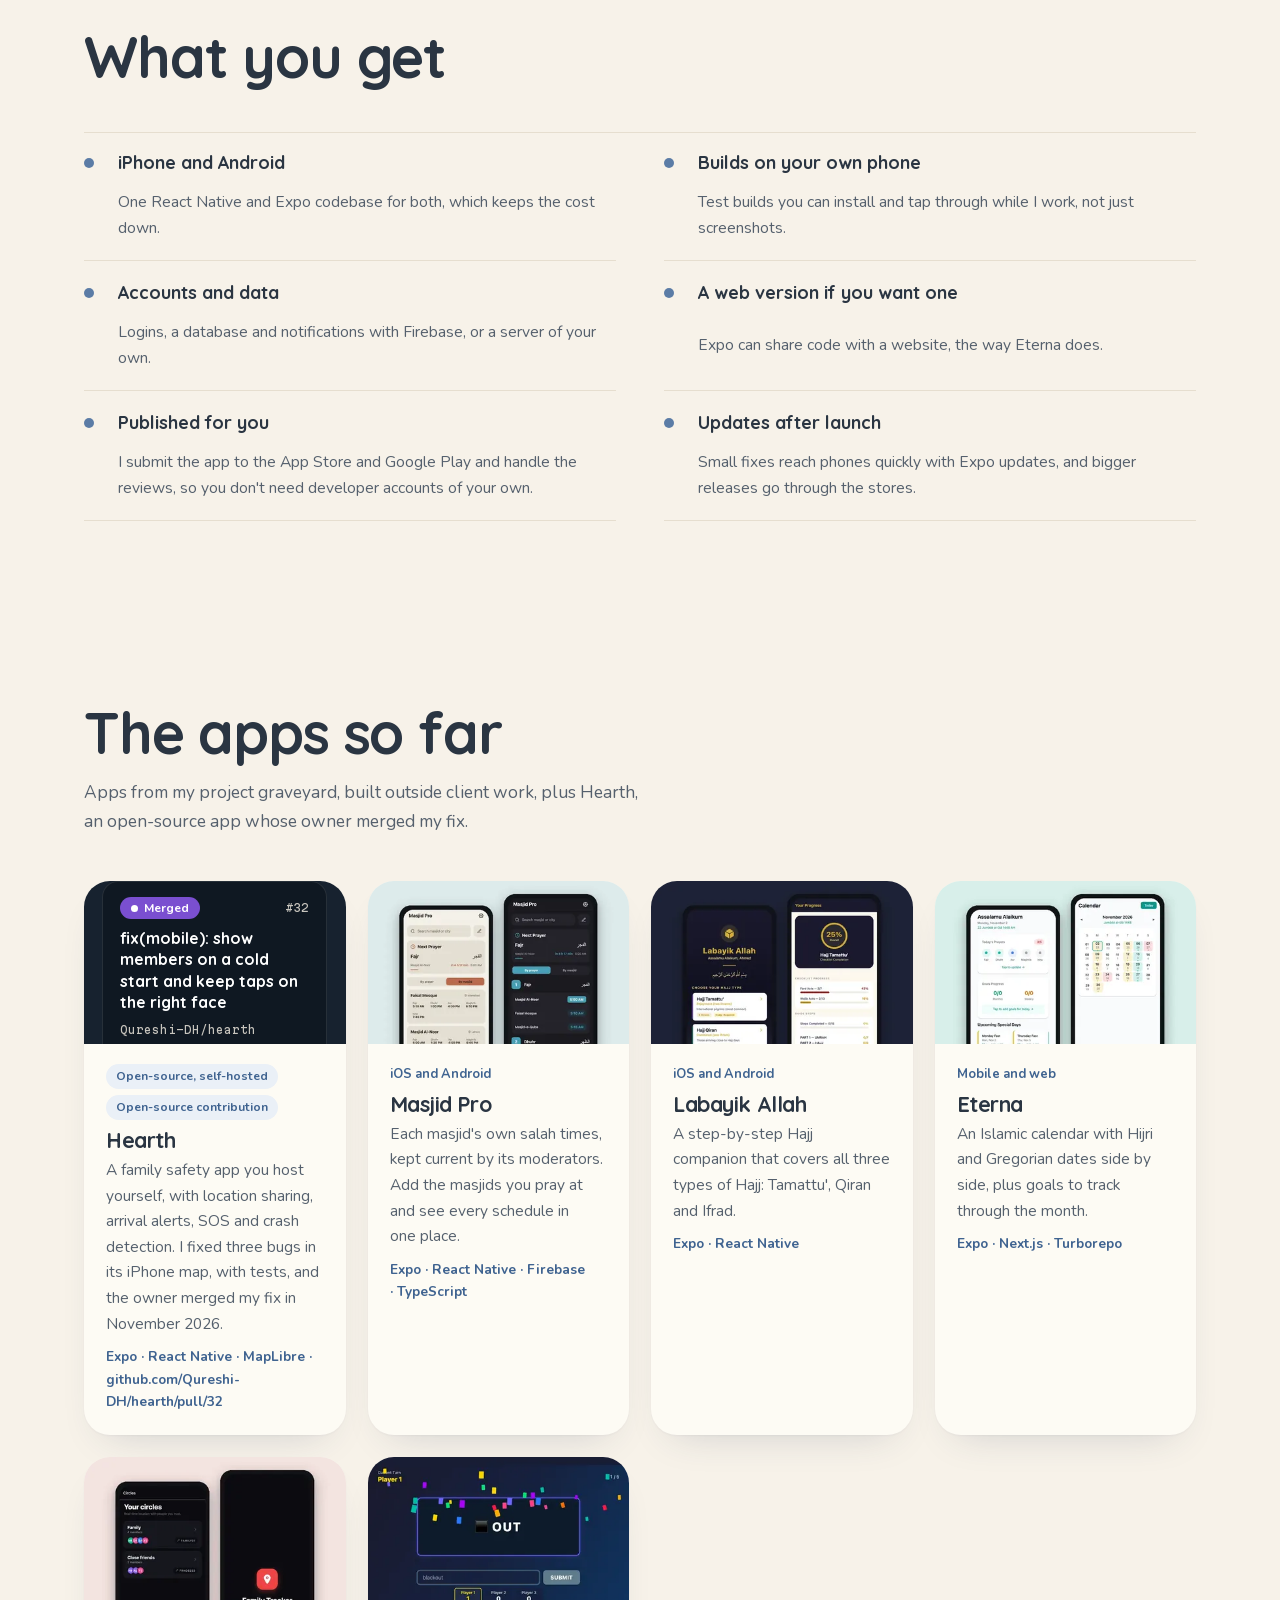
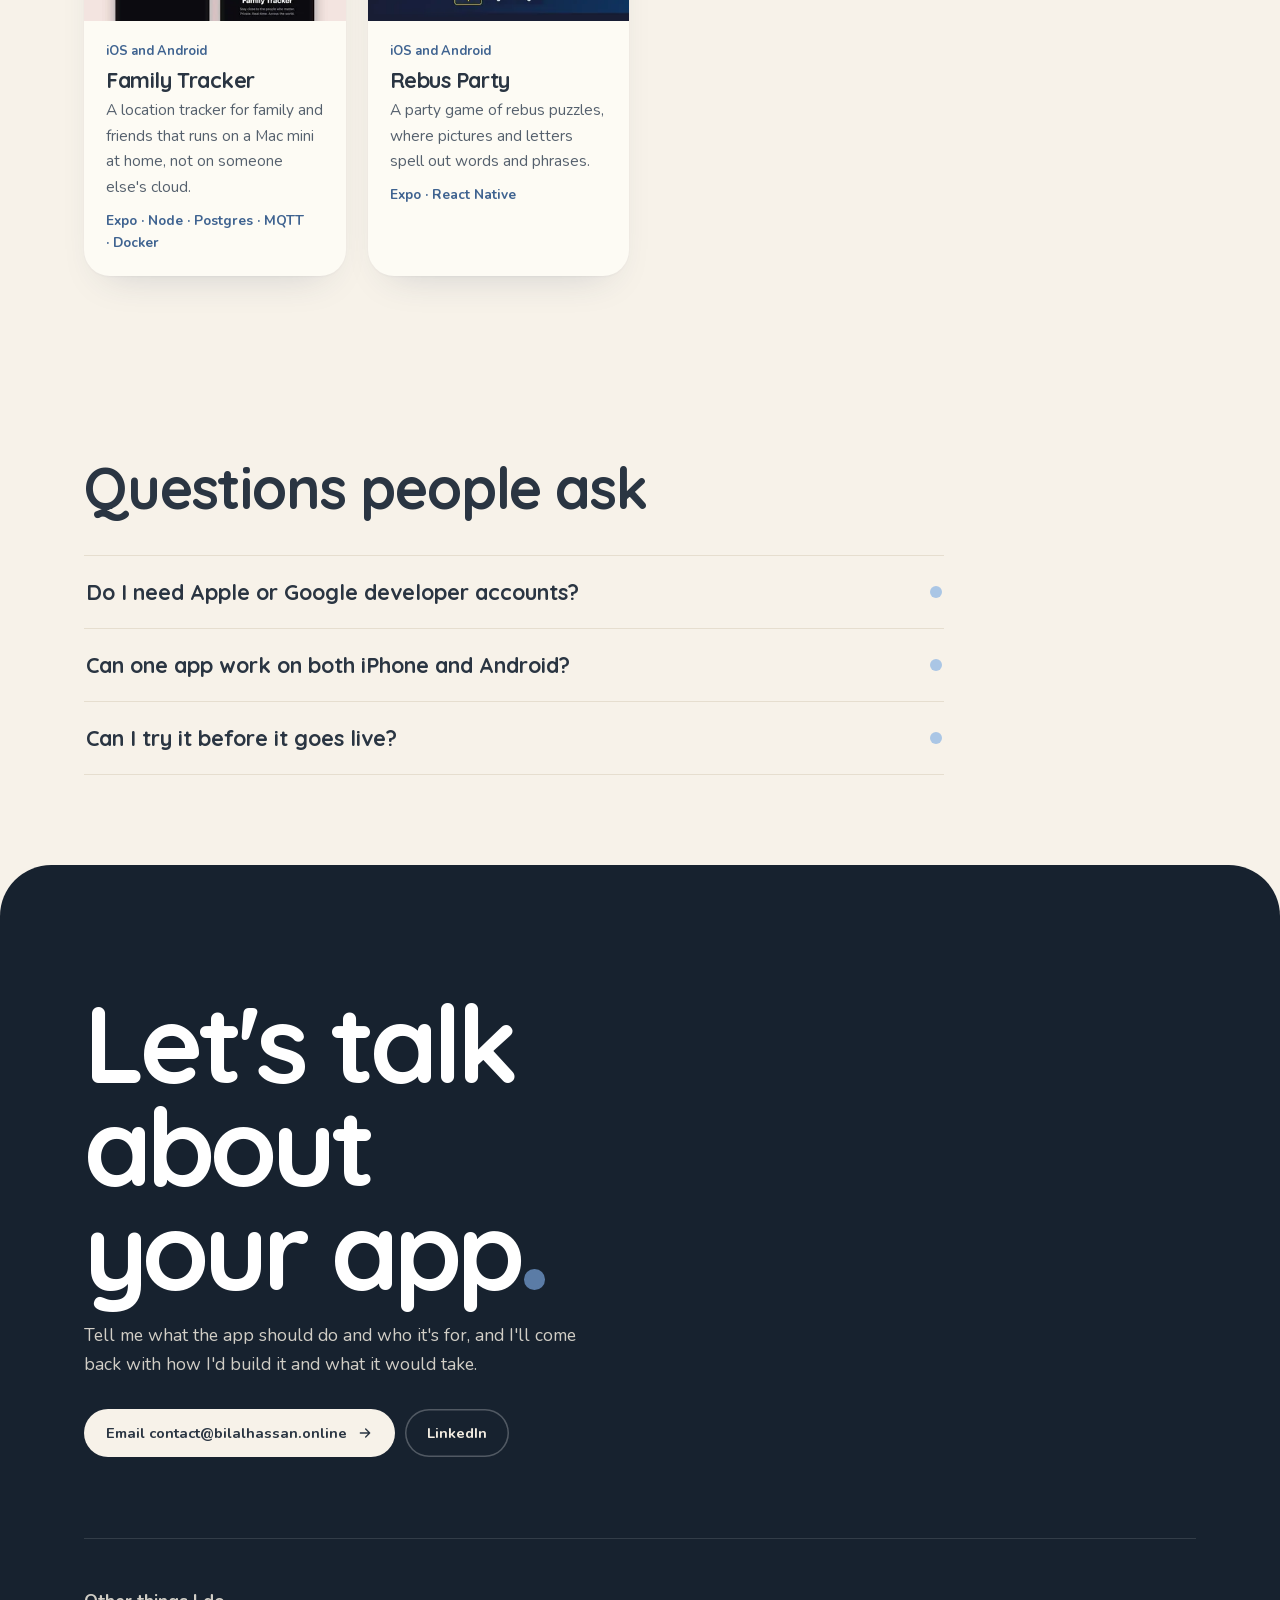
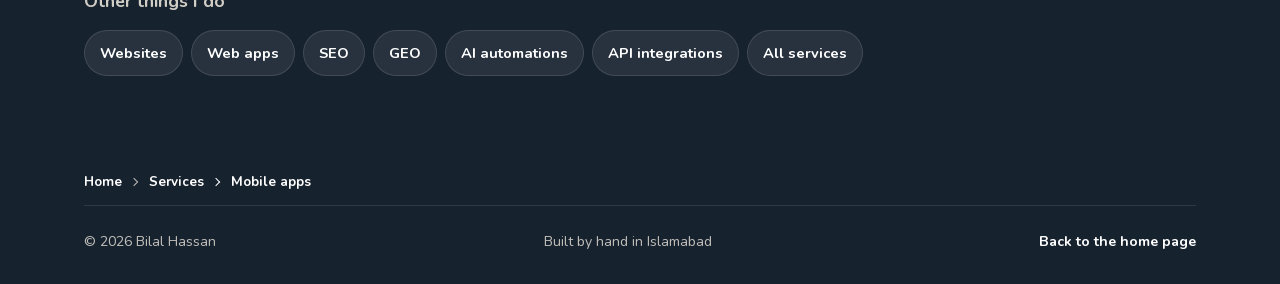
<file: services/mobile-apps/index.html>
<!doctype html>
<html lang="en">
<head>
<meta charset="utf-8" />
<meta name="viewport" content="width=device-width, initial-scale=1, viewport-fit=cover" />
<title>Mobile App Development with React Native · Bilal Hassan</title>
<meta name="description" content="iPhone and Android apps built with React Native and Expo by Bilal Hassan, from one codebase, and published to the App Store and Google Play for you." />
<meta name="keywords" content="best developer in Islamabad, Bilal Hassan, bilal builds, best mobile app developer in Islamabad, best app developer in Pakistan, best React Native developer, Expo developer, iPhone app developer Islamabad, Android app developer Islamabad, app developer near me" />
<meta name="author" content="Bilal Hassan" />
<meta name="robots" content="index, follow, max-image-preview:large, max-snippet:-1" />
<meta name="theme-color" content="#F7F2E9" />
<link rel="canonical" href="https://bilalhassan.online/services/mobile-apps/" />
<meta property="og:type" content="website" />
<meta property="og:title" content="Mobile App Development with React Native and Expo · Bilal Hassan" />
<meta property="og:description" content="iPhone and Android apps built with React Native and Expo by Bilal Hassan, from one codebase, and published to the App Store and Google Play for you." />
<meta property="og:url" content="https://bilalhassan.online/services/mobile-apps/" />
<meta property="og:site_name" content="bilal builds." />
<meta property="og:image" content="https://bilalhassan.online/assets/og/mobile-apps.jpg" />
<meta property="og:image:width" content="1200" />
<meta property="og:image:height" content="630" />
<meta property="og:image:alt" content="Mobile App Development with React Native and Expo · Bilal Hassan" />
<meta property="og:locale" content="en_US" />
<meta name="twitter:card" content="summary_large_image" />
<meta name="twitter:title" content="Mobile App Development with React Native and Expo · Bilal Hassan" />
<meta name="twitter:description" content="iPhone and Android apps built with React Native and Expo by Bilal Hassan, from one codebase, and published to the App Store and Google Play for you." />
<meta name="twitter:image" content="https://bilalhassan.online/assets/og/mobile-apps.jpg" />
<link rel="icon" type="image/svg+xml" href="../../assets/favicon.svg" />
<link rel="icon" type="image/png" href="../../assets/favicon.png" />
<link rel="apple-touch-icon" href="../../assets/logo.png" />
<script type="application/ld+json">
{
  "@context": "https://schema.org",
  "@graph": [
    {
      "@type": "WebPage",
      "@id": "https://bilalhassan.online/services/mobile-apps/#webpage",
      "url": "https://bilalhassan.online/services/mobile-apps/",
      "name": "Mobile App Development with React Native · Bilal Hassan",
      "description": "iPhone and Android apps built with React Native and Expo by Bilal Hassan, from one codebase, and published to the App Store and Google Play for you.",
      "isPartOf": {
        "@id": "https://bilalhassan.online/#website"
      },
      "about": {
        "@id": "https://bilalhassan.online/#bilal"
      },
      "mainEntity": {
        "@id": "https://bilalhassan.online/services/mobile-apps/#service"
      },
      "breadcrumb": {
        "@id": "https://bilalhassan.online/services/mobile-apps/#breadcrumb"
      },
      "inLanguage": "en"
    },
    {
      "@type": "Service",
      "@id": "https://bilalhassan.online/services/mobile-apps/#service",
      "name": "Mobile app development",
      "serviceType": "Mobile app development",
      "description": "iPhone and Android apps built with React Native and Expo by Bilal Hassan, from one codebase, and published to the App Store and Google Play for you.",
      "url": "https://bilalhassan.online/services/mobile-apps/",
      "areaServed": "Worldwide",
      "provider": {
        "@id": "https://bilalhassan.online/#bilal"
      }
    },
    {
      "@type": "Person",
      "@id": "https://bilalhassan.online/#bilal",
      "name": "Bilal Hassan",
      "url": "https://bilalhassan.online/",
      "email": "contact@bilalhassan.online",
      "jobTitle": "Full-Stack Web Developer",
      "address": {
        "@type": "PostalAddress",
        "addressLocality": "Islamabad",
        "addressCountry": "PK"
      }
    },
    {
      "@type": "BreadcrumbList",
      "@id": "https://bilalhassan.online/services/mobile-apps/#breadcrumb",
      "itemListElement": [
        {
          "@type": "ListItem",
          "position": 1,
          "name": "Home",
          "item": "https://bilalhassan.online/"
        },
        {
          "@type": "ListItem",
          "position": 2,
          "name": "Services",
          "item": "https://bilalhassan.online/services/"
        },
        {
          "@type": "ListItem",
          "position": 3,
          "name": "Mobile apps",
          "item": "https://bilalhassan.online/services/mobile-apps/"
        }
      ]
    },
    {
      "@type": "WebSite",
      "@id": "https://bilalhassan.online/#website",
      "url": "https://bilalhassan.online/",
      "name": "bilal builds."
    }
  ]
}
</script>
<script>
  (function (d) {
    d.classList.add('js');
    try { if (matchMedia('(prefers-reduced-motion: reduce)').matches || /[?&]reduced=1/.test(location.search)) d.classList.add('reduce'); } catch (e) {}
  })(document.documentElement);
</script>
<link rel="preload" href="../../assets/fonts/quicksand.woff2" as="font" type="font/woff2" crossorigin />
<link rel="preload" href="../../assets/fonts/nunito.woff2" as="font" type="font/woff2" crossorigin />
<link rel="preload" href="../../assets/fonts/martian-mono.woff2" as="font" type="font/woff2" crossorigin />
<style id="service-css">
/* copied from assets/service.css by tools/sync.mjs: edit that file, then run it */
/* bilal builds. · shared styles for the service pages (each page adds a small block for its own demo) */
@font-face{font-family:'Quicksand';font-style:normal;font-weight:500 700;font-display:optional;src:url(../../assets/fonts/quicksand.woff2) format('woff2');unicode-range:U+0000-00FF,U+0131,U+0152-0153,U+02BB-02BC,U+02C6,U+02DA,U+02DC,U+0304,U+0308,U+0329,U+2000-206F,U+20AC,U+2122,U+2191,U+2193,U+2212,U+2215,U+FEFF,U+FFFD}
/* fonts are 'optional': used if they arrive in time, otherwise these size-matched stand-ins stay for that visit, so text never jumps */
@font-face{font-family:'Nunito Fallback';src:local('Arial'),local('Arimo'),local('Liberation Sans'),local('Roboto');size-adjust:101.33%;ascent-override:99.77%;descent-override:34.84%;line-gap-override:0%}
@font-face{font-family:'Quicksand Fallback';src:local('Arial'),local('Arimo'),local('Liberation Sans'),local('Roboto');size-adjust:110.5%;ascent-override:90.5%;descent-override:22.62%;line-gap-override:0%}
@font-face{font-family:'Nunito';font-style:normal;font-weight:400 800;font-display:optional;src:url(../../assets/fonts/nunito.woff2) format('woff2');unicode-range:U+0000-00FF,U+0131,U+0152-0153,U+02BB-02BC,U+02C6,U+02DA,U+02DC,U+0304,U+0308,U+0329,U+2000-206F,U+20AC,U+2122,U+2191,U+2193,U+2212,U+2215,U+FEFF,U+FFFD}
@font-face{font-family:'Martian Mono';font-style:normal;font-weight:400 500;font-display:optional;src:url(../../assets/fonts/martian-mono.woff2) format('woff2');unicode-range:U+0000-00FF,U+0131,U+0152-0153,U+02BB-02BC,U+02C6,U+02DA,U+02DC,U+0304,U+0308,U+0329,U+2000-206F,U+20AC,U+2122,U+2191,U+2193,U+2212,U+2215,U+FEFF,U+FFFD}

:root{
  --bg:#F7F2E9; --card:#FDFBF4; --ink:#2A3542; --ink-2:#55606D;
  --blue:#5B7CA6; --blue-deep:#3F6390; --blue-soft:#AAC6E5; --chip:#EAF0F7; --warm:#DCE8F5;
  --hairline:#E6DECF; --green:#286B4B; --night:#17222F; --paper-on-dark:#F2ECE1;
  --display:'Quicksand','Quicksand Fallback','Trebuchet MS',sans-serif;
  --font:'Nunito','Nunito Fallback',system-ui,-apple-system,'Segoe UI',sans-serif;
  --mono:'Martian Mono',ui-monospace,'SF Mono',Menlo,monospace;
  --pad:clamp(20px,5vw,72px); --maxw:1240px;
  --ease:cubic-bezier(.22,1,.36,1); --spring:cubic-bezier(.34,1.56,.64,1);
  --shadow:0 1px 2px rgba(40,60,90,.04),0 18px 40px -22px rgba(40,60,90,.22);
  --shadow-sm:0 1px 2px rgba(40,60,90,.04),0 8px 20px -14px rgba(40,60,90,.2);
}
*,*::before,*::after{box-sizing:border-box;margin:0;padding:0}
html{-webkit-text-size-adjust:100%;scroll-behavior:smooth}
html.reduce{scroll-behavior:auto}
html.menu-open body{overflow:hidden}
body{background:var(--bg);color:var(--ink);font:400 17px/1.65 var(--font);-webkit-font-smoothing:antialiased;overflow-x:clip}
img,svg{display:block;max-width:100%}
img{height:auto}
a{color:inherit;text-decoration:none}
button,input,select,textarea{font:inherit;color:inherit}
button{background:none;border:0;cursor:pointer}
a,button{-webkit-tap-highlight-color:transparent;touch-action:manipulation}
ol,ul{list-style:none}
h1,h2,h3{font-family:var(--display);font-weight:700;line-height:1.08;letter-spacing:-.02em;text-wrap:balance}
p{text-wrap:pretty}
::selection{background:var(--blue-soft);color:var(--ink)}
:focus-visible{outline:2.5px solid var(--blue);outline-offset:3px;border-radius:8px}
/* on the night scenes the ring turns soft blue, so it stays visible (3:1 or more against the section) */
[data-dark] :focus-visible,.sheet :focus-visible,.nav.dark :focus-visible,.demo.dark :focus-visible{outline-color:var(--blue-soft)}
.menu-open .nav :focus-visible{outline-color:var(--blue)}
.wrap{max-width:var(--maxw);margin-inline:auto;padding-inline:var(--pad)}
.sr-only{position:absolute;width:1px;height:1px;padding:0;margin:-1px;overflow:hidden;clip:rect(0 0 0 0);white-space:nowrap;border:0}
.skip{position:absolute;left:-9999px;top:0;z-index:500;background:var(--ink);color:#fff;font-weight:700;padding:12px 18px;border-radius:0 0 12px 0}
.skip:focus{left:0}
/* the pulse is a ring under the dot that grows and fades: transform and opacity only, so it runs off the main thread */
.live-dot{position:relative;width:8px;height:8px;flex:none}
.live-dot::before,.live-dot::after{content:"";position:absolute;inset:0;border-radius:50%;background:var(--green)}
.live-dot::before{background:rgba(40,107,75,.5);animation:livepulse 2.4s ease-out infinite}
@keyframes livepulse{70%,100%{transform:scale(3);opacity:0}}

/* buttons */
.btn{position:relative;display:inline-flex;align-items:center;gap:10px;font:700 .92rem/1 var(--font);padding:16px 22px;border-radius:999px;transition:background .25s,color .25s,box-shadow .25s,transform .35s var(--ease)}
.btn svg{width:16px;height:16px;stroke:currentColor;stroke-width:2;fill:none;stroke-linecap:round;stroke-linejoin:round;transition:transform .3s var(--ease)}
.btn:hover svg{transform:translateX(3px)}
.btn-primary{background:var(--blue-deep);color:#fff}
.btn-primary:hover{background:var(--ink)}
.btn-ghost{color:var(--ink);box-shadow:inset 0 0 0 1.5px var(--hairline)}
.btn-ghost:hover{box-shadow:inset 0 0 0 1.5px var(--blue);color:var(--blue-deep)}
.btn-light{background:var(--bg);color:var(--ink)}
.btn-light:hover{background:#fff}
.btn-sm{padding:12px 16px;font-size:.84rem}
.magnetic{transform:translate(var(--mx,0px),var(--my,0px))}
.btn:active{transform:translate(var(--mx,0px),var(--my,0px)) scale(.95);transition-duration:.08s}

/* nav (same pill as the home page) */
.nav{position:fixed;top:12px;left:0;right:0;z-index:200;display:flex;justify-content:center;padding-inline:12px;pointer-events:none}
.nav-in{position:relative;pointer-events:auto;display:flex;align-items:center;gap:4px;width:min(100%,1000px);padding:6px 6px 6px 10px;border-radius:999px;
  background:rgba(253,251,244,.84);-webkit-backdrop-filter:blur(14px) saturate(1.3);backdrop-filter:blur(14px) saturate(1.3);
  box-shadow:0 0 0 1px rgba(42,53,66,.07),var(--shadow-sm);transition:background .45s,color .45s,box-shadow .45s}
.nav.dark .nav-in{background:rgba(23,34,47,.8);color:var(--paper-on-dark);box-shadow:0 0 0 1px rgba(255,255,255,.08),0 10px 30px -18px rgba(0,0,0,.6)}
.nav-in::after{content:"";position:absolute;left:24px;right:24px;bottom:2px;height:2px;border-radius:2px;background:var(--blue);opacity:.55;pointer-events:none;transform-origin:left;transform:scaleX(var(--sp,0))}
.brand{display:inline-flex;align-items:center;gap:10px;font:700 1rem/1 var(--display);margin-right:auto;padding:4px;border-radius:999px}
.brand img{width:28px;height:28px;border-radius:8px;background:#0B0B0C}
.brand .bdot{color:var(--blue)}
.nav.dark .brand .bdot{color:var(--blue-soft)}
.nav-links{display:flex;gap:2px}
.nav-links a{font-weight:600;font-size:.88rem;padding:10px 14px;border-radius:999px;opacity:.78;transition:opacity .2s,background .2s}
.nav-links a:hover,.nav-links a:focus-visible,.nav-links a[aria-current="page"]{opacity:1;background:rgba(91,124,166,.12)}
.nav-cta{margin-left:6px}
.nav.dark .nav-cta{background:var(--paper-on-dark);color:var(--ink)}
.menu-btn{display:none;font:700 .86rem/1 var(--font);padding:13px 18px;border-radius:999px;background:var(--ink);color:var(--bg)}
.sheet{display:none}
@media (max-width:860px){
  .nav-links,.nav-cta{display:none}
  .menu-btn{display:block}
  .sheet{position:fixed;inset:0;z-index:190;display:flex;flex-direction:column;justify-content:flex-end;padding:110px 26px calc(34px + env(safe-area-inset-bottom));
    background:var(--night);color:var(--paper-on-dark);clip-path:circle(0px at calc(100% - 52px) 38px);visibility:hidden;transition:clip-path .6s var(--ease),visibility 0s .6s}
  .menu-open .sheet{clip-path:circle(150% at calc(100% - 52px) 38px);visibility:visible;transition:clip-path .6s var(--ease)}
  .sheet > a{font:700 clamp(2.1rem,10vw,3rem)/1.1 var(--display);letter-spacing:-.02em;color:#fff;padding:9px 0;border-bottom:1px solid rgba(255,255,255,.1);
    opacity:0;transform:translateY(26px);transition:opacity .3s,transform .4s var(--ease)}
  .menu-open .sheet > a{opacity:1;transform:none;transition-delay:calc(.14s + var(--i,0) * 55ms)}
  .menu-open .nav .nav-in{background:var(--card);color:var(--ink)}
}

/* hero: the service name is the headline, ending in the brand's full stop */
.s-hero{padding:clamp(120px,18vh,170px) 0 clamp(40px,7vh,72px)}
.crumbs ol{display:flex;flex-wrap:wrap;align-items:center;font-weight:700;font-size:.92rem;color:var(--ink-2)}
.crumbs li{display:inline-flex;align-items:center}
.crumbs li + li::before{content:"";width:6px;height:6px;margin:0 12px 0 9px;border-top:1.75px solid currentColor;border-right:1.75px solid currentColor;transform:rotate(45deg)}
.crumbs a{display:inline-block;padding:8px 0;transition:color .2s}
.crumbs a:hover{color:var(--blue-deep)}
.crumbs [aria-current]{color:var(--ink)}
/* the breadcrumb lives in the footer, small, the way Apple does it */
.foot .crumbs{padding:6px 0 4px}
.foot .crumbs ol{font-size:.84rem;color:rgba(242,236,225,.78)}
.foot .crumbs a:hover{color:#fff}
.foot .crumbs [aria-current]{color:#fff}
.s-title{margin-top:18px;font-size:clamp(3.3rem,12.5vw,10.5rem);line-height:.9;letter-spacing:-.05em;max-width:12ch}
.s-title .tdot{display:inline-block;width:.19em;height:.19em;margin-left:.04em;border-radius:50%;background:var(--blue)}
.s-title .w{display:inline-block;overflow:hidden;vertical-align:top;padding:.04em .02em .08em;margin:-.04em -.02em -.08em}
.s-title .w > span{display:inline-block}
html.js:not(.reduce) .s-title .w > span{animation:rise .95s var(--ease) both;animation-delay:calc(var(--i,0) * 70ms + 80ms)}
html.js:not(.reduce) .s-title .tdot{animation:dotin .7s var(--spring) both;animation-delay:.55s}
@keyframes rise{from{transform:translateY(110%) rotate(5deg)}}
@keyframes dotin{from{transform:scale(0)}}
.s-lead{margin-top:clamp(20px,3vh,30px);max-width:46ch;font-size:clamp(1.12rem,1.9vw,1.4rem);line-height:1.55;color:var(--ink)}
.cta-row{display:flex;flex-wrap:wrap;gap:10px;margin-top:26px}

/* the demo: one interactive moment per page */
.demo{margin-top:clamp(40px,7vh,72px);border-radius:clamp(24px,3vw,36px);background:var(--card);box-shadow:var(--shadow);padding:clamp(18px,3vw,36px);position:relative;overflow:hidden;overflow:clip}
.demo-note{margin-top:14px;font:400 11px/1.6 var(--mono);color:var(--ink-2)}
.demo.dark{background:var(--night);color:var(--paper-on-dark)}
.demo.dark .demo-note{color:rgba(242,236,225,.72)}

/* content bands */
.band{padding:clamp(60px,10vh,110px) 0}
.band h2{font-size:clamp(2rem,4.6vw,3.6rem);max-width:18ch}
.band .intro{margin-top:16px;max-width:56ch;font-size:1.08rem;color:var(--ink-2)}
.gets{display:grid;grid-template-columns:repeat(2,minmax(0,1fr));gap:2px 48px;margin-top:clamp(28px,5vh,48px);border-top:1.5px solid var(--hairline)}
.gets li{display:grid;grid-template-columns:22px 1fr;gap:12px;align-items:baseline;padding:18px 0;border-bottom:1.5px solid var(--hairline)}
.gets li::before{content:"";grid-column:1;grid-row:1;width:10px;height:10px;border-radius:50%;background:var(--blue);transform:translateY(-1px)}
.gets li > *{grid-column:2}
.gets b{display:block;font:700 1.12rem/1.3 var(--display)}
.gets span{display:block;margin-top:4px;color:var(--ink-2);font-size:.98rem}
@media (max-width:760px){.gets{grid-template-columns:1fr}}

/* proof: real work, linked */
.proof{display:grid;grid-template-columns:repeat(auto-fit,minmax(260px,1fr));gap:clamp(14px,2vw,22px);margin-top:clamp(28px,5vh,48px)}
.pcard{display:flex;flex-direction:column;border-radius:26px;background:var(--card);box-shadow:var(--shadow);overflow:hidden;transition:transform .45s var(--ease),box-shadow .45s}
a.pcard:hover{transform:translateY(-4px);box-shadow:0 1px 2px rgba(40,60,90,.04),0 26px 50px -26px rgba(40,60,90,.32)}
.pcard .pmedia{aspect-ratio:16/10;background:#E8E3DA;overflow:hidden}
.pcard .pmedia img{width:100%;height:100%;object-fit:cover}
.pcard .pbody{padding:20px 22px 22px;display:grid;gap:6px}
.pcard h3{font-size:1.35rem}
.pcard p{color:var(--ink-2);font-size:.97rem}
.pcard .pmeta{font-weight:700;font-size:.85rem;color:var(--blue-deep);margin-top:4px}

/* questions */
.faq{margin-top:clamp(24px,4vh,40px);border-top:1.5px solid var(--hairline);max-width:860px}
.faq details{border-bottom:1.5px solid var(--hairline)}
.faq summary{list-style:none;cursor:pointer;display:flex;justify-content:space-between;align-items:center;gap:20px;padding:22px 2px;font:700 clamp(1.1rem,1.8vw,1.35rem)/1.3 var(--display)}
.faq summary::-webkit-details-marker{display:none}
.faq summary::after{content:"";flex:none;width:12px;height:12px;border-radius:50%;background:var(--blue-soft);transition:transform .3s var(--spring),background .3s}
.faq details[open] summary::after{background:var(--blue);transform:scale(1.4)}
.faq p{padding:0 2px 22px;max-width:62ch;color:var(--ink-2)}

/* closing call to action */
.s-cta{background:var(--night);color:var(--paper-on-dark);border-radius:clamp(28px,4vw,52px) clamp(28px,4vw,52px) 0 0;padding:clamp(90px,14vh,150px) 0 clamp(60px,9vh,90px)}
.s-cta h2{font-size:clamp(2.6rem,8.5vw,7.4rem);line-height:.95;letter-spacing:-.045em;color:#fff;max-width:11ch}
.s-cta h2 .tdot{display:inline-block;width:.19em;height:.19em;margin-left:.04em;border-radius:50%;background:var(--blue)}
.s-cta p{margin-top:20px;max-width:46ch;color:rgba(242,236,225,.85);font-size:1.1rem}
.s-cta .cta-row{margin-top:30px}
.s-cta .btn-ghost{color:var(--paper-on-dark);box-shadow:inset 0 0 0 1.5px rgba(255,255,255,.25)}
.s-cta .btn-ghost:hover{color:#fff;box-shadow:inset 0 0 0 1.5px var(--blue-soft)}
.more{margin-top:clamp(56px,9vh,90px);padding-top:28px;border-top:1px solid rgba(255,255,255,.12)}
.more p{font-weight:700;color:rgba(242,236,225,.85);margin-bottom:14px}
.more ul{display:flex;flex-wrap:wrap;gap:8px}
.more a{display:inline-flex;padding:11px 16px;border-radius:999px;background:rgba(255,255,255,.07);box-shadow:inset 0 0 0 1px rgba(255,255,255,.12);font-weight:700;font-size:.92rem;color:#fff;transition:background .2s}
.more a:hover{background:rgba(255,255,255,.14)}
.foot{background:var(--night);color:rgba(242,236,225,.78);font-size:.88rem;padding-bottom:30px}
.foot-in{display:flex;flex-wrap:wrap;justify-content:space-between;gap:10px 24px;padding-top:24px;border-top:1px solid rgba(255,255,255,.1)}
.foot a{color:#fff;font-weight:700}

/* the dot follows the pointer (fine pointers only) */
.cursor{position:fixed;left:0;top:0;z-index:400;width:12px;height:12px;margin:-6px 0 0 -6px;border-radius:50%;background:var(--blue);box-shadow:0 0 0 2px rgba(253,251,244,.9);
  pointer-events:none;opacity:0;transform:translate3d(var(--cx,-60px),var(--cy,-60px),0);transition:opacity .3s,width .3s var(--ease),height .3s var(--ease),margin .3s var(--ease),background .3s,box-shadow .3s}
.cursor.on{opacity:1}
.cursor.big{width:44px;height:44px;margin:-22px 0 0 -22px;background:rgba(91,124,166,.16);box-shadow:inset 0 0 0 1.5px var(--blue)}

@media (hover:none){.btn:active{transform:scale(.96);transition:transform .08s}}
@media (prefers-reduced-motion:reduce){
  *,*::before,*::after{animation-duration:.01ms !important;animation-iteration-count:1 !important;transition-duration:.01ms !important}
}

/* shared demo controls */
.demo-bar{display:flex;flex-wrap:wrap;align-items:center;justify-content:space-between;gap:12px 20px;margin-bottom:clamp(16px,2.4vw,24px)}
.seg{display:inline-flex;flex-wrap:wrap;gap:4px;padding:4px;border-radius:26px;background:var(--chip)}
.seg button{font-weight:700;font-size:.86rem;line-height:1.2;padding:11px 16px;border-radius:999px;color:var(--ink-2);transition:background .25s,color .25s,box-shadow .25s}
.seg button:hover{color:var(--ink)}
.seg button[aria-pressed="true"]{background:var(--card);color:var(--ink);box-shadow:var(--shadow-sm)}
.demo.dark .seg{background:rgba(255,255,255,.08)}
.demo.dark .seg button{color:rgba(242,236,225,.8)}
.demo.dark .seg button:hover{color:#fff}
.demo.dark .seg button[aria-pressed="true"]{background:var(--paper-on-dark);color:var(--ink)}
.fld{display:grid;gap:6px;font-weight:700;font-size:.82rem;color:var(--ink-2)}
.fld input,.fld select,.fld textarea{width:100%;font:500 16px/1.3 var(--font);color:var(--ink);background:#fff;border:1.5px solid var(--hairline);border-radius:12px;padding:11px 12px;transition:border-color .2s,box-shadow .2s}
.fld textarea{resize:vertical}
.fld input:focus,.fld select:focus,.fld textarea:focus{outline:none;border-color:var(--blue);box-shadow:0 0 0 3px rgba(91,124,166,.2)}
.fld.dark{color:rgba(242,236,225,.8)}
.fld.dark input,.fld.dark textarea{background:rgba(255,255,255,.06);border-color:rgba(255,255,255,.16);color:#fff}
.fld.dark input:focus,.fld.dark textarea:focus{border-color:var(--blue-soft);box-shadow:0 0 0 3px rgba(170,198,229,.2)}

/* proof cards without a photo: typographic art, decorative only */
.pcard .ptag{font-weight:700;font-size:.8rem;color:var(--blue-deep)}
.pcard.text .pbody{padding:24px 24px 26px}
.pmedia.art{position:relative;display:grid;place-items:center;overflow:hidden}
.pmedia.art-num{background:var(--night);color:#fff}
.art-num b{font:700 clamp(4.2rem,8vw,6.4rem)/1 var(--display);letter-spacing:-.05em}
.art-num b i{display:inline-block;width:.19em;height:.19em;margin-left:.04em;border-radius:50%;background:var(--blue)}
.art-num small{position:absolute;left:22px;bottom:16px;font:400 11px/1.4 var(--mono);color:rgba(242,236,225,.78)}
.pmedia.art-bp{background:#1E3550}
.art-bp svg{width:86%;height:auto;fill:none;stroke:rgba(214,229,245,.62);stroke-width:2;stroke-linecap:round;stroke-linejoin:round}
.art-bp svg .acc{stroke:#8FB4DD;stroke-width:3}
.pmedia.art-flow{background:var(--chip)}
.art-flow ol{display:flex;flex-direction:column;gap:10px;width:78%}
.art-flow li{display:flex;align-items:center;gap:10px;padding:10px 14px;border-radius:999px;background:var(--card);box-shadow:var(--shadow-sm);font-weight:700;font-size:.9rem}
.art-flow li::before{content:"";width:9px;height:9px;flex:none;border-radius:50%;background:var(--blue)}
.art-flow li:nth-child(2){margin-left:9%}
.art-flow li:nth-child(3){margin-left:18%}
.pmedia.art-code{background:var(--night);place-items:stretch}
.art-code pre{margin:0;padding:18px 20px;overflow:hidden;font:400 11.5px/1.65 var(--mono);color:rgba(242,236,225,.86);white-space:pre}
.art-code pre:focus-visible{outline-color:var(--blue-soft);outline-offset:-3px}
.art-code .k{color:#9CC0E8}
.art-code .s{color:#C9DDB4}

.pcard .ptags{display:flex;flex-wrap:wrap;gap:6px;margin-bottom:2px}
.pcard .ptags span{padding:5px 10px;border-radius:999px;background:var(--chip);color:var(--blue-deep);font-weight:700;font-size:.76rem;line-height:1.2}
.pmedia.art-pr{background:var(--night)}
.art-pr .pr{width:86%;display:grid;gap:9px;padding:16px 18px;border-radius:16px;background:#0F1822;box-shadow:inset 0 0 0 1px rgba(255,255,255,.1)}
.art-pr .pr-top{display:flex;align-items:center;justify-content:space-between;gap:10px}
.art-pr .pr-state{display:inline-flex;align-items:center;gap:6px;padding:5px 11px;border-radius:999px;background:#7A4FD0;color:#fff;font:700 .76rem/1 var(--font)}
.art-pr .pr-state::before{content:"";width:7px;height:7px;border-radius:50%;background:#fff}
.art-pr .pr-num,.art-pr .pr-repo{font:400 11px/1.4 var(--mono);color:rgba(242,236,225,.82)}
.art-pr .pr-title{font:700 clamp(.84rem,1.3vw,.98rem)/1.35 var(--display);color:#fff}
.art-pr .pr-diff{display:flex;gap:10px;font:500 11px/1 var(--mono);color:rgba(242,236,225,.82)}
.art-pr .pr-diff i,.art-pr .pr-diff em{font-style:normal}
.art-pr .pr-diff i{color:#9FD9B9}
.art-pr .pr-diff em{color:#F2B8A8}

/* scroll motion; html.sjs is set by service.js, so nothing is hidden if the script never loads.
   The cards' small offset hides nothing, so it is on from the first paint and they never jump when the script starts.
   Transitions sit on the .in state only: switching a start position on never sets off a movement of its own. */
html.sjs:not(.reduce) [data-tilt]{transform:perspective(1400px) translateY(calc((1 - var(--rv,1)) * 46px)) rotateX(calc((1 - var(--rv,1)) * 11deg));transform-origin:50% 0}
html.js:not(.reduce) [data-rise]{transform:translateY(40px)}
html.js:not(.reduce) [data-rise].in{transform:none;transition:transform 1.1s var(--ease);transition-delay:calc(var(--i,0) * 90ms)}
html.sjs:not(.reduce) .rise .w > span{transform:translateY(110%) rotate(5deg)}
html.sjs:not(.reduce) .rise.in .w > span{transform:none;transition:transform .95s var(--ease);transition-delay:calc(var(--i,0) * 70ms)}
html.sjs:not(.reduce) .rise .tdot{transform:scale(0)}
html.sjs:not(.reduce) .rise.in .tdot{transform:none;transition:transform .7s var(--spring) .45s}
/* the first render only lays out the top of the page; service.js then shows the sections below one per frame (.shown),
   so no single task has to lay out the whole page. Without the script, they still render as they scroll into view. */
html.js:not(.cv-off) main > section:not(.s-hero):not(.shown),html.js:not(.cv-off) .foot:not(.shown){content-visibility:auto;contain-intrinsic-size:auto 900px}
.s-cta h2 .w{display:inline-block;overflow:hidden;vertical-align:top;padding:.04em .02em .1em;margin:-.04em -.02em -.1em}
.s-cta h2 .w > span{display:inline-block}

@media print{
  .nav,.sheet,.cursor,.s-cta,.foot,.skip{display:none !important}
  body{background:#fff}
}
</style>
<style>
  .apps{padding-left:0;padding-right:0}
  .ap-track{display:flex;align-items:center;gap:clamp(18px,4vw,56px);overflow-x:auto;scroll-snap-type:x mandatory;scrollbar-width:none;
    padding:clamp(10px,2vw,24px) calc(50% - 130px) 8px;cursor:grab;-webkit-user-select:none;user-select:none;overscroll-behavior-x:contain}
  .ap-track::-webkit-scrollbar{display:none}
  .ap-track.drag{cursor:grabbing;scroll-snap-type:none}
  .ap-track:focus-visible{outline:2.5px solid var(--blue-soft);outline-offset:-6px;border-radius:24px}
  .ap-slide{flex:none;width:260px;scroll-snap-align:center;display:grid;gap:16px;justify-items:center;margin:0}
  .ap-slide.land{width:min(520px,78vw)}
  .ap-phone{width:100%;padding:9px;border-radius:44px;background:#0B0E13;box-shadow:inset 0 0 0 1.5px rgba(255,255,255,.12),0 30px 60px -30px rgba(0,0,0,.8);
    transform:perspective(1100px) rotateY(calc(var(--o,0) * -26deg)) scale(calc(1 - var(--ao,0) * .14));transition:transform .2s linear}
  .ap-slide.land .ap-phone{border-radius:34px}
  .ap-phone img{width:100%;height:auto;aspect-ratio:520/1125;object-fit:cover;border-radius:36px;pointer-events:none}
  .ap-slide.land .ap-phone img{aspect-ratio:760/351;border-radius:26px}
  .ap-slide figcaption{display:grid;gap:2px;text-align:center}
  .ap-slide figcaption b{font:700 1.15rem/1.2 var(--display);color:#fff}
  .ap-slide figcaption span{font-size:.86rem;color:rgba(242,236,225,.82)}
  .ap-ctrl{display:flex;align-items:center;justify-content:center;gap:16px;margin-top:clamp(14px,2.4vw,22px);padding:0 16px}
  .ap-btn{display:grid;place-items:center;width:48px;height:48px;border-radius:50%;color:#fff;box-shadow:inset 0 0 0 1.5px rgba(255,255,255,.22);transition:background .25s,box-shadow .25s}
  .ap-btn:hover{background:rgba(255,255,255,.1);box-shadow:inset 0 0 0 1.5px var(--blue-soft)}
  .ap-btn:disabled{opacity:.45;cursor:default}
  .ap-btn svg{width:18px;height:18px;stroke:currentColor;stroke-width:2;fill:none;stroke-linecap:round;stroke-linejoin:round}
  .ap-now{min-width:16ch;text-align:center;font:400 12px/1.4 var(--mono);color:rgba(242,236,225,.85)}
  html.reduce .ap-phone{transform:none;transition:none}
  @media (max-width:520px){.ap-slide{width:62vw}.ap-track{padding-inline:19vw}}
</style>
</head>
<body>
<a class="skip" href="#main">Skip to content</a>

<header class="nav" id="nav">
  <div class="nav-in">
    <a class="brand" href="../../" aria-label="bilal builds, home">
      <img src="../../assets/logo-96.webp" width="28" height="28" alt="" />
      <span>bilal builds<span class="bdot">.</span></span>
    </a>
    <nav class="nav-links" aria-label="Primary">
      <a href="../../#work">Work</a>
      <a href="../">Services</a>
      <a href="../../#about">About</a>
      <a href="#contact">Contact</a>
    </nav>
    <a class="btn btn-primary btn-sm nav-cta" href="#contact">Start a project</a>
    <button class="menu-btn" id="menuBtn" type="button" aria-expanded="false" aria-controls="sheet">Menu</button>
  </div>
</header>
<nav class="sheet" id="sheet" aria-label="Menu">
  <a href="../../" style="--i:0">Home</a>
  <a href="../../#work" style="--i:1">Work</a>
  <a href="../" style="--i:2">Services</a>
  <a href="../../#about" style="--i:3">About</a>
  <a href="#contact" style="--i:4">Contact</a>
</nav>

<main id="main">
  <section class="s-hero" aria-labelledby="page-h">
    <div class="wrap">
      <h1 id="page-h" class="s-title"><span class="w"><span style="--i:0">Mobile</span></span> <span class="w"><span style="--i:1">apps</span></span><span class="tdot" aria-hidden="true"></span></h1>
      <p class="s-lead">iPhone and Android apps built with React Native and Expo, from one codebase. I build them, you test them on your own phone as they come together, and I publish them to the App Store and Google Play, so you never have to deal with developer accounts or store reviews.</p>
      <div class="cta-row">
        <a class="btn btn-primary magnetic" href="mailto:contact@bilalhassan.online?subject=Mobile%20app%20idea&amp;body=Hi%20Bilal%2C%0A%0AWhat%20I%20need%3A%20%0ATimeline%3A%20%0ARough%20budget%3A%20%0A%0AThanks%21">Talk about your app <svg viewBox="0 0 24 24" width="16" height="16" aria-hidden="true"><path d="M5 12h14M13 6l6 6-6 6"/></svg></a>
        <a class="btn btn-ghost" href="../../#work">See my work</a>
      </div>
      <div class="demo dark apps" id="apps" data-tilt>
        <div class="ap-track" id="apTrack" tabindex="0" role="region" aria-roledescription="carousel" aria-label="App screenshots. Scroll sideways or use the buttons below.">
            <figure class="ap-slide" aria-roledescription="slide" aria-label="1 of 5: Masjid Pro">
              <div class="ap-phone"><img src="../../assets/apps/masjid-pro-phone.webp" srcset="../../assets/apps/masjid-pro-phone-260.webp 260w, ../../assets/apps/masjid-pro-phone-420.webp 420w, ../../assets/apps/masjid-pro-phone.webp 520w" sizes="(max-width: 520px) calc(62vw - 18px), 242px" width="520" height="1125" alt="Masjid Pro's dashboard: the next prayer, Fajr, and each followed masjid's times for Fajr and Dhuhr." decoding="async" fetchpriority="low" draggable="false" /></div>
              <figcaption><b>Masjid Pro</b><span>iOS and Android</span></figcaption>
            </figure>
            <figure class="ap-slide" aria-roledescription="slide" aria-label="2 of 5: Labayik Allah">
              <div class="ap-phone"><img src="../../assets/apps/labayik-allah-phone.webp" srcset="../../assets/apps/labayik-allah-phone-260.webp 260w, ../../assets/apps/labayik-allah-phone-420.webp 420w, ../../assets/apps/labayik-allah-phone.webp 520w" sizes="(max-width: 520px) calc(62vw - 18px), 242px" width="520" height="1125" alt="Labayik Allah's first screen: choose your Hajj type, Tamattu', Qiran or Ifrad." decoding="async" draggable="false" /></div>
              <figcaption><b>Labayik Allah</b><span>iOS and Android</span></figcaption>
            </figure>
            <figure class="ap-slide" aria-roledescription="slide" aria-label="3 of 5: Eterna">
              <div class="ap-phone"><img src="../../assets/apps/eterna-phone.webp" srcset="../../assets/apps/eterna-phone-260.webp 260w, ../../assets/apps/eterna-phone-420.webp 420w, ../../assets/apps/eterna-phone.webp 520w" sizes="(max-width: 520px) calc(62vw - 18px), 242px" width="520" height="1125" alt="Eterna's home screen: today's five prayers, monthly goals and upcoming fasting days." loading="lazy" decoding="async" fetchpriority="low" draggable="false" /></div>
              <figcaption><b>Eterna</b><span>Mobile and web</span></figcaption>
            </figure>
            <figure class="ap-slide" aria-roledescription="slide" aria-label="4 of 5: Family Tracker">
              <div class="ap-phone"><img src="../../assets/apps/family-tracker-phone.webp" srcset="../../assets/apps/family-tracker-phone-260.webp 260w, ../../assets/apps/family-tracker-phone-420.webp 420w, ../../assets/apps/family-tracker-phone.webp 520w" sizes="(max-width: 520px) calc(62vw - 18px), 242px" width="520" height="1125" alt="Family Tracker's circles screen: a Family circle with four members and a Close friends circle with three." loading="lazy" decoding="async" draggable="false" /></div>
              <figcaption><b>Family Tracker</b><span>iOS and Android</span></figcaption>
            </figure>
            <figure class="ap-slide land" aria-roledescription="slide" aria-label="5 of 5: Rebus Party">
              <div class="ap-phone"><img src="../../assets/apps/rebus-party-phone.webp" srcset="../../assets/apps/rebus-party-phone-380.webp 380w, ../../assets/apps/rebus-party-phone.webp 760w" sizes="(max-width: 666px) calc(78vw - 18px), 502px" width="760" height="351" alt="Rebus Party on a phone held sideways: the title screen with a Start game button." loading="lazy" decoding="async" draggable="false" /></div>
              <figcaption><b>Rebus Party</b><span>iOS and Android</span></figcaption>
            </figure>
        </div>
        <div class="ap-ctrl">
          <button type="button" class="ap-btn" id="apPrev" aria-label="Previous app"><svg viewBox="0 0 24 24" width="18" height="18" aria-hidden="true"><path d="M19 12H5M11 6l-6 6 6 6"/></svg></button>
          <p class="ap-now" id="apNow" aria-live="polite"></p>
          <button type="button" class="ap-btn" id="apNext" aria-label="Next app"><svg viewBox="0 0 24 24" width="18" height="18" aria-hidden="true"><path d="M5 12h14M13 6l6 6-6 6"/></svg></button>
        </div>
      </div>
      <p class="demo-note">Real screenshots of apps from my project graveyard, running on my computer with sample data.</p>
    </div>
  </section>

  <section class="band" aria-labelledby="gets-h">
    <div class="wrap">
      <h2 id="gets-h">What you get</h2>
      <ul class="gets">
        <li><b>iPhone and Android</b><span>One React Native and Expo codebase for both, which keeps the cost down.</span></li>
        <li><b>Builds on your own phone</b><span>Test builds you can install and tap through while I work, not just screenshots.</span></li>
        <li><b>Accounts and data</b><span>Logins, a database and notifications with Firebase, or a server of your own.</span></li>
        <li><b>A web version if you want one</b><span>Expo can share code with a website, the way Eterna does.</span></li>
        <li><b>Published for you</b><span>I submit the app to the App Store and Google Play and handle the reviews, so you don't need developer accounts of your own.</span></li>
        <li><b>Updates after launch</b><span>Small fixes reach phones quickly with Expo updates, and bigger releases go through the stores.</span></li>
      </ul>
    </div>
  </section>

  <section class="band" aria-labelledby="proof-h">
    <div class="wrap">
      <h2 id="proof-h">The apps so far</h2>
      <p class="intro">Apps from my project graveyard, built outside client work, plus Hearth, an open-source app whose owner merged my fix.</p>
      <div class="proof">
        <a class="pcard" href="https://github.com/Qureshi-DH/hearth/pull/32" target="_blank" rel="noopener noreferrer" data-rise style="--i:0">
          <div class="pmedia art art-pr" aria-hidden="true"><span class="pr"><span class="pr-top"><span class="pr-state">Merged</span><span class="pr-num">#32</span></span><b class="pr-title">fix(mobile): show members on a cold start and keep taps on the right face</b><span class="pr-repo">Qureshi-DH/hearth</span><span class="pr-diff"><i>+188</i><em>−9</em><span>7 files</span></span></span></div>
          <div class="pbody">
            <span class="ptags"><span>Open-source, self-hosted</span><span>Open-source contribution</span></span>
            <h3>Hearth</h3>
            <p>A family safety app you host yourself, with location sharing, arrival alerts, SOS and crash detection. I fixed three bugs in its iPhone map, with tests, and the owner merged my fix in November 2026.</p>
            <p class="pmeta">Expo · React Native · MapLibre · github.com/Qureshi-DH/hearth/pull/32</p>
          </div>
          <span class="sr-only"> (opens in a new tab)</span>
        </a>
        <div class="pcard" data-rise style="--i:1">
          <div class="pmedia"><img src="../../assets/apps/masjid-pro.webp" srcset="../../assets/apps/masjid-pro-400.webp 400w, ../../assets/apps/masjid-pro.webp 800w" sizes="(max-width: 593px) 90vw, (max-width: 906px) 45vw, 360px" width="800" height="500" alt="Masjid Pro on two phones, in its Sand and Dark themes: salah times grouped by masjid and by prayer." loading="lazy" decoding="async" /></div>
          <div class="pbody">
            <span class="ptag">iOS and Android</span>
            <h3>Masjid Pro</h3>
            <p>Each masjid's own salah times, kept current by its moderators. Add the masjids you pray at and see every schedule in one place.</p>
            <p class="pmeta">Expo · React Native · Firebase · TypeScript</p>
          </div>
        </div>
        <div class="pcard" data-rise style="--i:2">
          <div class="pmedia"><img src="../../assets/apps/labayik-allah.webp" srcset="../../assets/apps/labayik-allah-400.webp 400w, ../../assets/apps/labayik-allah.webp 800w" sizes="(max-width: 593px) 90vw, (max-width: 906px) 45vw, 360px" width="800" height="500" alt="Labayik Allah on two phones: choosing a Hajj type, and a progress screen at 25 percent." loading="lazy" decoding="async" /></div>
          <div class="pbody">
            <span class="ptag">iOS and Android</span>
            <h3>Labayik Allah</h3>
            <p>A step-by-step Hajj companion that covers all three types of Hajj: Tamattu', Qiran and Ifrad.</p>
            <p class="pmeta">Expo · React Native</p>
          </div>
        </div>
        <div class="pcard" data-rise style="--i:3">
          <div class="pmedia"><img src="../../assets/apps/eterna.webp" srcset="../../assets/apps/eterna-400.webp 400w, ../../assets/apps/eterna.webp 800w" sizes="(max-width: 593px) 90vw, (max-width: 906px) 45vw, 360px" width="800" height="500" alt="Eterna on two phones: today's prayers, and a calendar with Hijri and Gregorian dates side by side." loading="lazy" decoding="async" /></div>
          <div class="pbody">
            <span class="ptag">Mobile and web</span>
            <h3>Eterna</h3>
            <p>An Islamic calendar with Hijri and Gregorian dates side by side, plus goals to track through the month.</p>
            <p class="pmeta">Expo · Next.js · Turborepo</p>
          </div>
        </div>
        <div class="pcard" data-rise style="--i:4">
          <div class="pmedia"><img src="../../assets/apps/family-tracker.webp" srcset="../../assets/apps/family-tracker-400.webp 400w, ../../assets/apps/family-tracker.webp 800w" sizes="(max-width: 593px) 90vw, (max-width: 906px) 45vw, 360px" width="800" height="500" alt="Family Tracker on two phones: the list of circles, and the sign-in screen." loading="lazy" decoding="async" /></div>
          <div class="pbody">
            <span class="ptag">iOS and Android</span>
            <h3>Family Tracker</h3>
            <p>A location tracker for family and friends that runs on a Mac mini at home, not on someone else's cloud.</p>
            <p class="pmeta">Expo · Node · Postgres · MQTT · Docker</p>
          </div>
        </div>
        <div class="pcard" data-rise style="--i:5">
          <div class="pmedia"><img src="../../assets/apps/rebus-party.webp" srcset="../../assets/apps/rebus-party-400.webp 400w, ../../assets/apps/rebus-party.webp 800w" sizes="(max-width: 593px) 90vw, (max-width: 906px) 45vw, 360px" width="800" height="500" alt="Rebus Party on a TV: a correct answer, with confetti over the puzzle." loading="lazy" decoding="async" /></div>
          <div class="pbody">
            <span class="ptag">iOS and Android</span>
            <h3>Rebus Party</h3>
            <p>A party game of rebus puzzles, where pictures and letters spell out words and phrases.</p>
            <p class="pmeta">Expo · React Native</p>
          </div>
        </div>
      </div>
    </div>
  </section>

  <section class="band" aria-labelledby="faq-h">
    <div class="wrap">
      <h2 id="faq-h">Questions people ask</h2>
      <div class="faq">
        <details>
          <summary>Do I need Apple or Google developer accounts?</summary>
          <p>No. I publish the app to the App Store and Google Play for you and deal with the reviews, so you never have to set up a developer account or open Xcode.</p>
        </details>
        <details>
          <summary>Can one app work on both iPhone and Android?</summary>
          <p>Yes. React Native and Expo build both from the same code, so you're not paying for two apps.</p>
        </details>
        <details>
          <summary>Can I try it before it goes live?</summary>
          <p>Yes. While I build, you get test builds to install on your own phone, so you can tap through every screen before anything reaches the stores.</p>
        </details>
      </div>
    </div>
  </section>

  <section class="s-cta" id="contact" aria-labelledby="contact-h" data-dark>
    <div class="wrap">
      <h2 id="contact-h" class="rise"><span class="w"><span style="--i:0">Let's</span></span> <span class="w"><span style="--i:1">talk</span></span> <span class="w"><span style="--i:2">about</span></span> <span class="w"><span style="--i:3">your</span></span> <span class="w"><span style="--i:4">app</span></span><span class="tdot" aria-hidden="true"></span></h2>
      <p>Tell me what the app should do and who it's for, and I'll come back with how I'd build it and what it would take.</p>
      <div class="cta-row">
        <a class="btn btn-light magnetic" href="mailto:contact@bilalhassan.online?subject=Mobile%20app%20idea&amp;body=Hi%20Bilal%2C%0A%0AWhat%20I%20need%3A%20%0ATimeline%3A%20%0ARough%20budget%3A%20%0A%0AThanks%21">Email contact@bilalhassan.online <svg viewBox="0 0 24 24" width="16" height="16" aria-hidden="true"><path d="M5 12h14M13 6l6 6-6 6"/></svg></a>
        <a class="btn btn-ghost" href="https://www.linkedin.com/in/bilal-hassan-363a15371/" target="_blank" rel="noopener noreferrer">LinkedIn<span class="sr-only"> (opens in a new tab)</span></a>
      </div>
      <nav class="more" aria-label="Other services">
        <p>Other things I do</p>
        <ul>
          <li><a href="../websites/">Websites</a></li>
          <li><a href="../web-apps/">Web apps</a></li>
          <li><a href="../seo/">SEO</a></li>
          <li><a href="../geo/">GEO</a></li>
          <li><a href="../ai-automations/">AI automations</a></li>
          <li><a href="../api-integrations/">API integrations</a></li>
          <li><a href="../">All services</a></li>
        </ul>
      </nav>
    </div>
  </section>
</main>

<footer class="foot" data-dark>
  <div class="wrap">
      <nav class="crumbs" aria-label="Breadcrumb"><ol><li><a href="../../">Home</a></li><li><a href="../">Services</a></li><li aria-current="page">Mobile apps</li></ol></nav>
    <div class="foot-in">
      <span>© 2026 Bilal Hassan</span>
      <span>Built by hand in Islamabad</span>
      <a href="../../">Back to the home page</a>
    </div>
  </div>
</footer>

<script src="../../assets/service.js?v=2" defer></script>
<script>
(() => {
  'use strict';
  const track = document.getElementById('apTrack');
  if (!track) return;
  const slides = Array.from(track.querySelectorAll('.ap-slide'));
  const prev = document.getElementById('apPrev'), next = document.getElementById('apNext'), now = document.getElementById('apNow');
  const reduce = document.documentElement.classList.contains('reduce');
  let raf = 0, cur = -1;

  /* each phone turns toward the middle; the one in the centre faces you */
  const frame = () => {
    raf = 0;
    const mid = track.scrollLeft + track.clientWidth / 2;
    let best = 0, bestD = Infinity;
    const offs = slides.map((s, i) => {
      const c = s.offsetLeft + s.offsetWidth / 2, d = (c - mid) / (s.offsetWidth + 40);
      if (Math.abs(d) < bestD) { bestD = Math.abs(d); best = i; }
      return Math.max(-1.6, Math.min(1.6, d));
    });
    slides.forEach((s, i) => { s.style.setProperty('--o', offs[i].toFixed(3)); s.style.setProperty('--ao', Math.abs(offs[i]).toFixed(3)); });
    if (best !== cur) {
      cur = best;
      now.textContent = slides[cur].querySelector('b').textContent + ' · ' + (cur + 1) + ' of ' + slides.length;
      prev.disabled = cur === 0; next.disabled = cur === slides.length - 1;
    }
  };
  const queue = () => { if (!raf) raf = requestAnimationFrame(frame); };
  track.addEventListener('scroll', queue, { passive: true });
  addEventListener('resize', queue);

  const go = i => {
    i = Math.max(0, Math.min(slides.length - 1, i));
    const s = slides[i];
    track.scrollTo({ left: s.offsetLeft - (track.clientWidth - s.offsetWidth) / 2, behavior: reduce ? 'auto' : 'smooth' });
  };
  prev.addEventListener('click', () => go(cur - 1));
  next.addEventListener('click', () => go(cur + 1));
  track.addEventListener('keydown', e => {
    if (e.key === 'ArrowRight') { e.preventDefault(); go(cur + 1); }
    if (e.key === 'ArrowLeft') { e.preventDefault(); go(cur - 1); }
  });

  /* mouse users can drag the row; touch keeps native swiping */
  let sx = 0, sl = 0, moved = false;
  track.addEventListener('pointerdown', e => {
    if (e.pointerType !== 'mouse' || e.button !== 0) return;
    sx = e.clientX; sl = track.scrollLeft; moved = false;
    track.setPointerCapture(e.pointerId); track.classList.add('drag');
  });
  track.addEventListener('pointermove', e => {
    if (!track.classList.contains('drag')) return;
    const dx = e.clientX - sx; if (Math.abs(dx) > 4) moved = true;
    track.scrollLeft = sl - dx;
  });
  const end = () => {
    if (!track.classList.contains('drag')) return;
    track.classList.remove('drag');
    frame(); go(cur);
  };
  track.addEventListener('pointerup', end); track.addEventListener('pointercancel', end);
  track.addEventListener('click', e => { if (moved) { e.preventDefault(); moved = false; } }, true);

  /* start on the second app so there's a phone on each side, once the browser has laid the row out by
     itself (just before it paints): reading layout any earlier forces an extra layout while the page loads */
  const start = () => {
    const s = slides[Math.min(1, slides.length - 1)];
    track.scrollLeft = s.offsetLeft - (track.clientWidth - s.offsetWidth) / 2;
    frame();
  };
  if ('ResizeObserver' in window) { const first = new ResizeObserver(() => { first.disconnect(); start(); }); first.observe(track); }
  else requestAnimationFrame(start);
})();
</script>
</body>
</html>
</file>
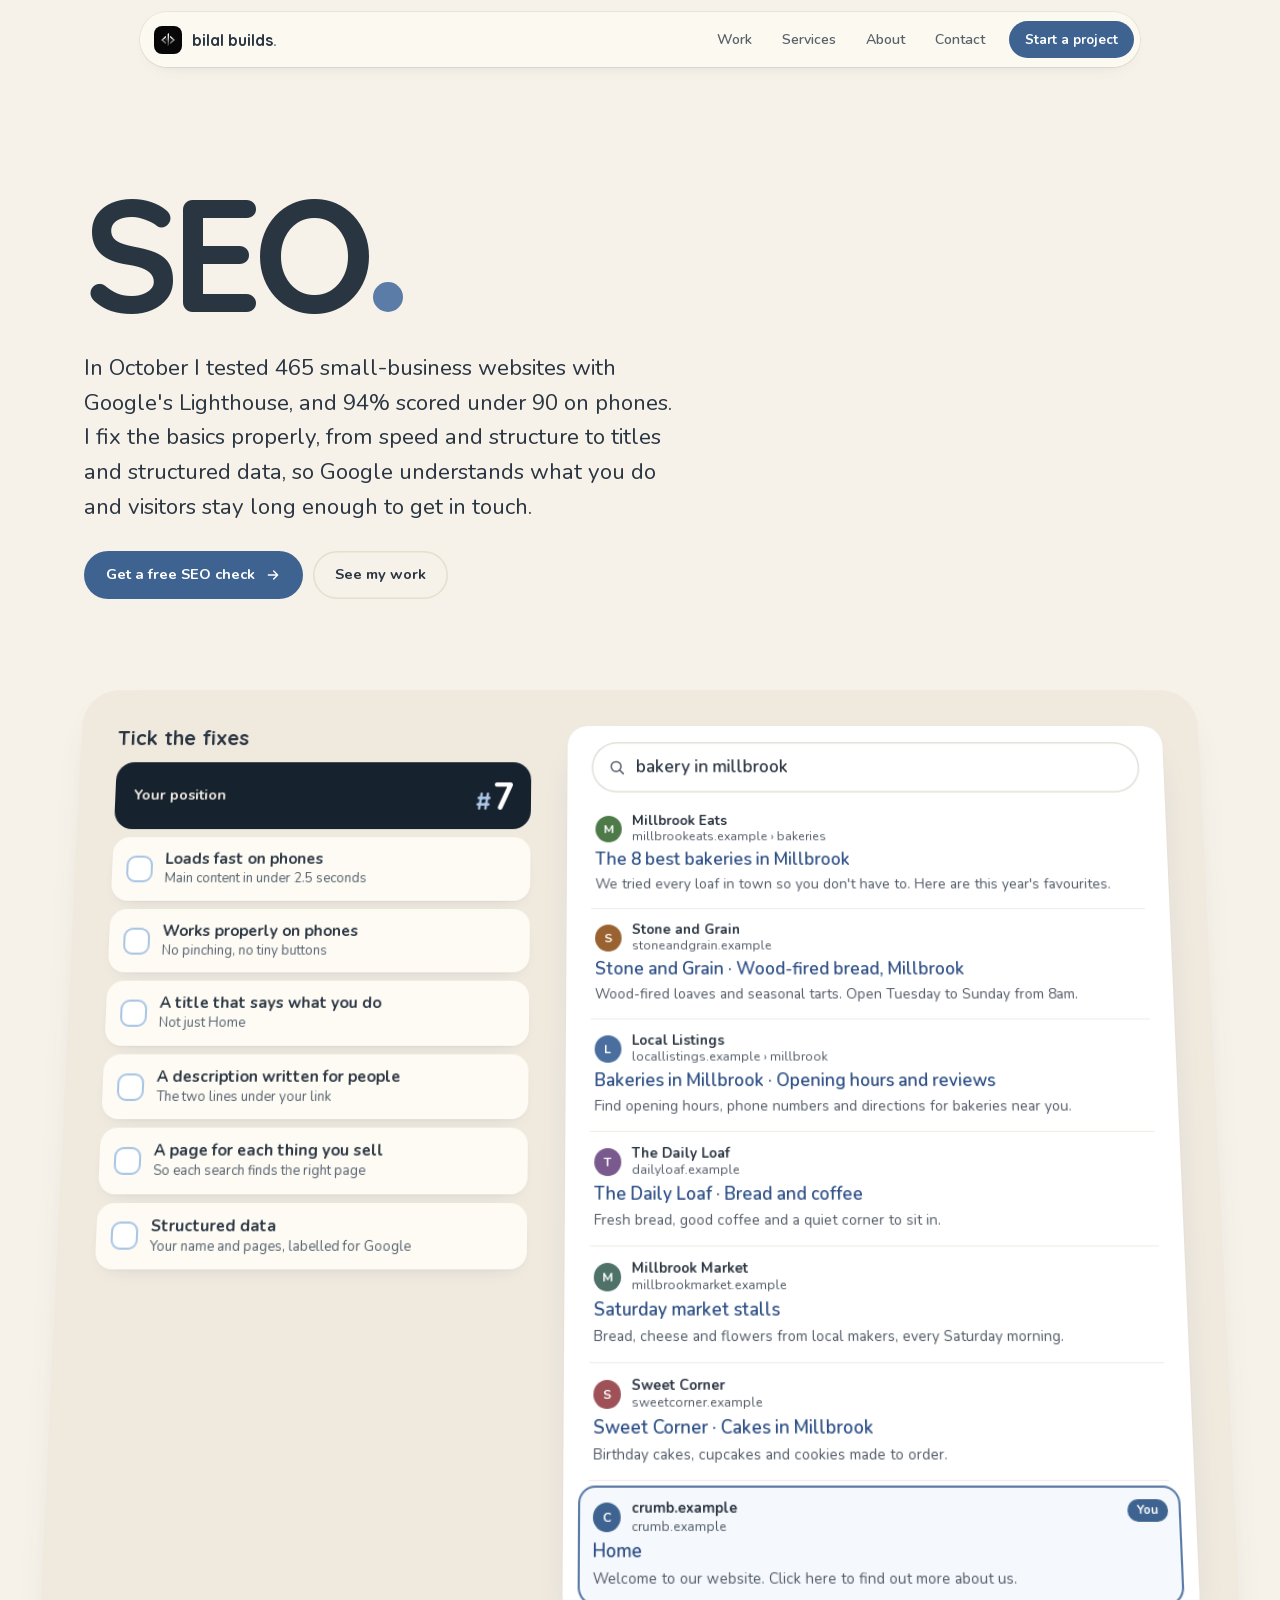
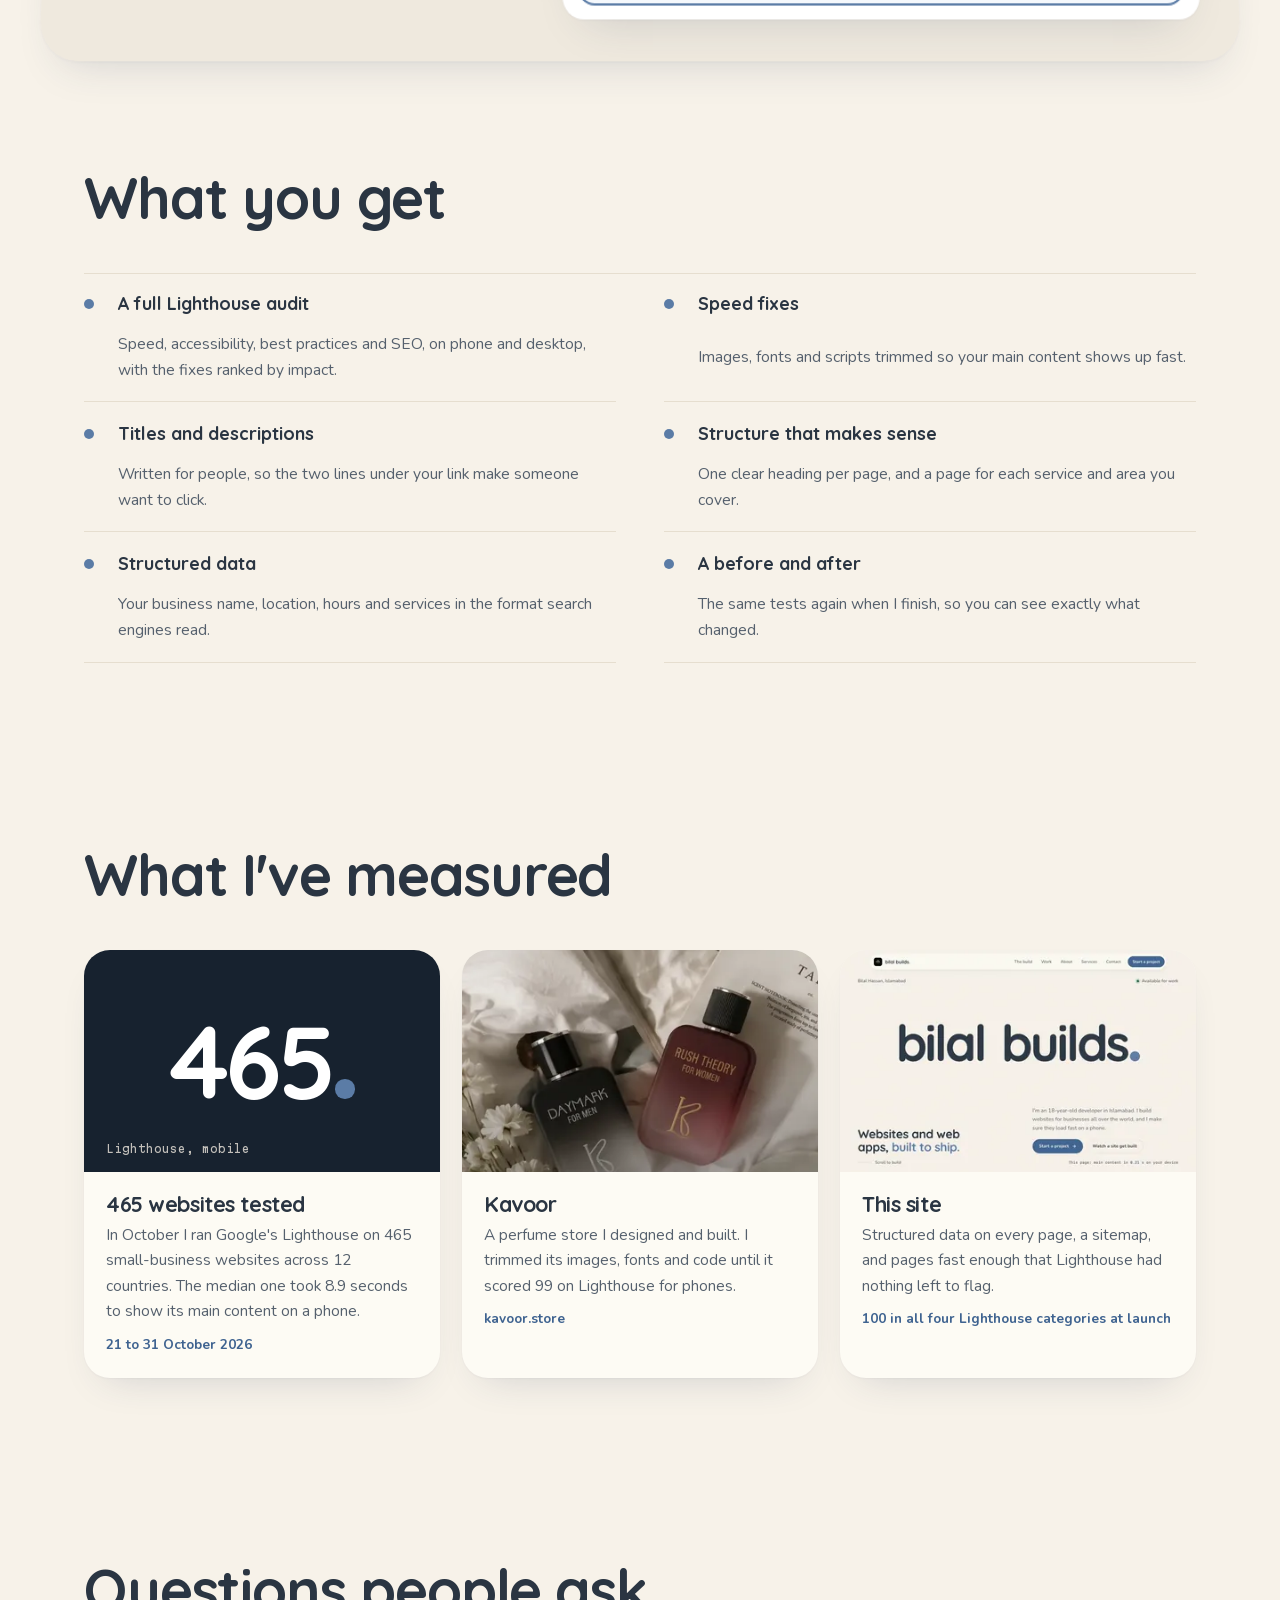
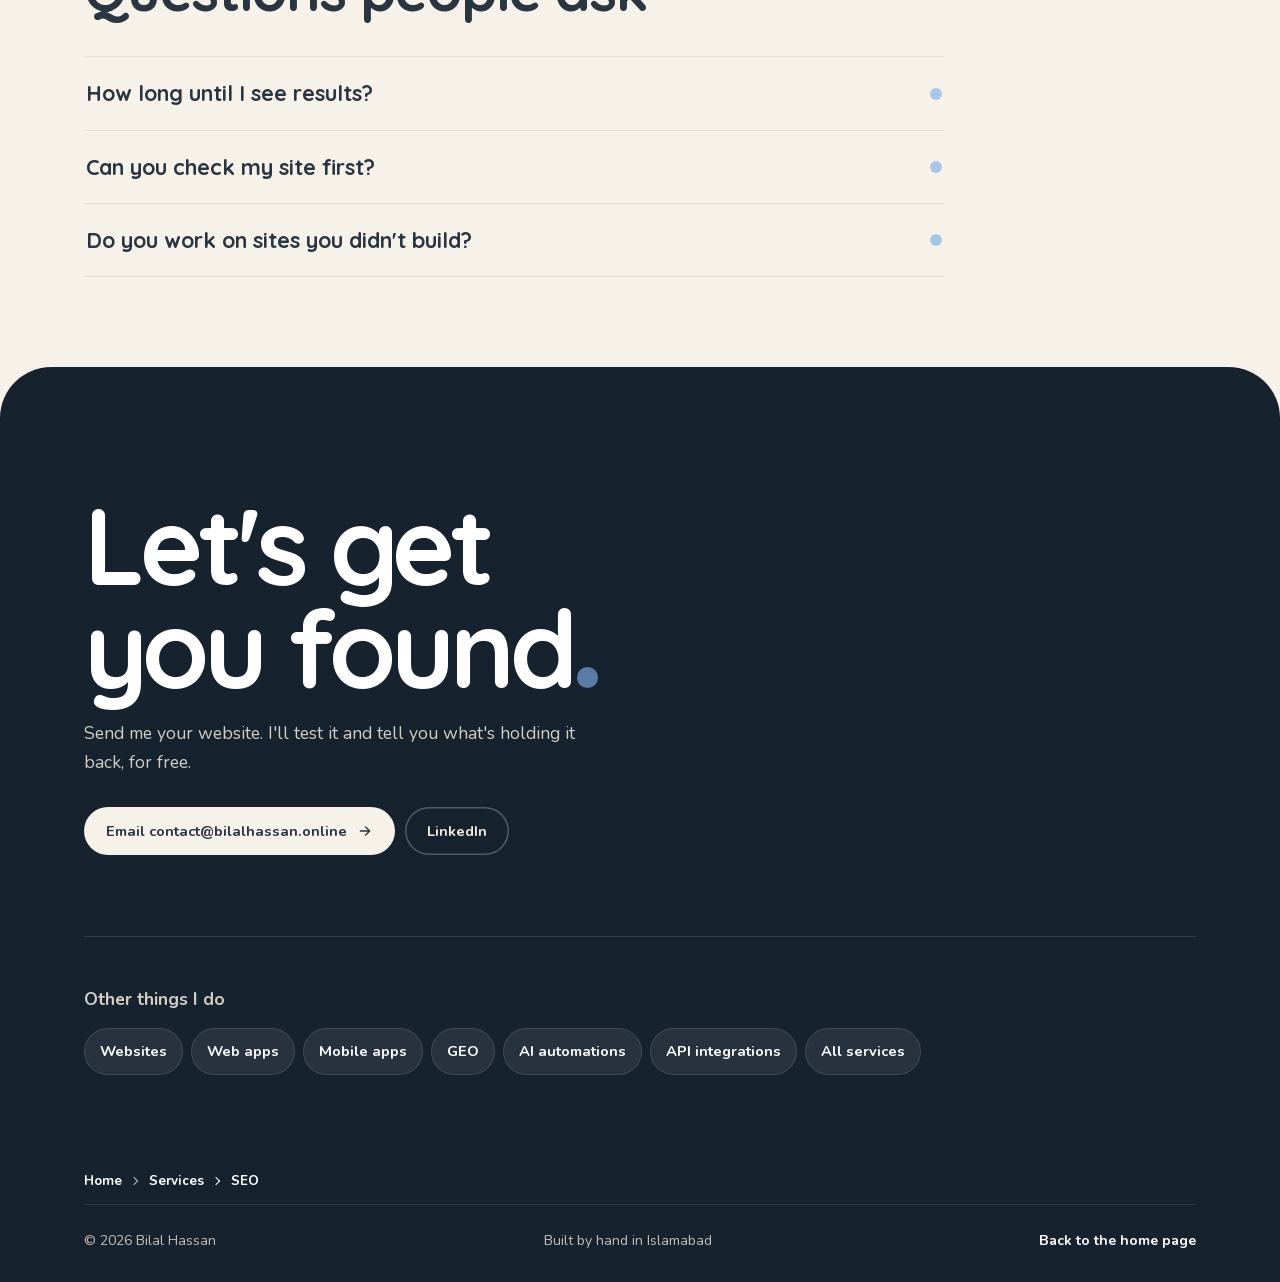
<file: services/seo/index.html>
<!doctype html>
<html lang="en">
<head>
<meta charset="utf-8" />
<meta name="viewport" content="width=device-width, initial-scale=1, viewport-fit=cover" />
<title>SEO for Small Businesses · Bilal Hassan</title>
<meta name="description" content="SEO by Bilal Hassan: fast pages, clear titles, structured data and the technical fixes most small-business websites skip. Free Lighthouse check on request." />
<meta name="keywords" content="best developer in Islamabad, Bilal Hassan, bilal builds, best SEO expert in Islamabad, best SEO services in Islamabad, best SEO consultant in Pakistan, SEO Islamabad, technical SEO, local SEO Islamabad, website speed optimization" />
<meta name="author" content="Bilal Hassan" />
<meta name="robots" content="index, follow, max-image-preview:large, max-snippet:-1" />
<meta name="theme-color" content="#F7F2E9" />
<link rel="canonical" href="https://bilalhassan.online/services/seo/" />
<meta property="og:type" content="website" />
<meta property="og:title" content="SEO for Small Businesses · Bilal Hassan" />
<meta property="og:description" content="SEO by Bilal Hassan: fast pages, clear titles, structured data and the technical fixes most small-business websites skip. Free Lighthouse check on request." />
<meta property="og:url" content="https://bilalhassan.online/services/seo/" />
<meta property="og:site_name" content="bilal builds." />
<meta property="og:image" content="https://bilalhassan.online/assets/og/seo.jpg" />
<meta property="og:image:width" content="1200" />
<meta property="og:image:height" content="630" />
<meta property="og:image:alt" content="SEO for Small Businesses · Bilal Hassan" />
<meta property="og:locale" content="en_US" />
<meta name="twitter:card" content="summary_large_image" />
<meta name="twitter:title" content="SEO for Small Businesses · Bilal Hassan" />
<meta name="twitter:description" content="SEO by Bilal Hassan: fast pages, clear titles, structured data and the technical fixes most small-business websites skip. Free Lighthouse check on request." />
<meta name="twitter:image" content="https://bilalhassan.online/assets/og/seo.jpg" />
<link rel="icon" type="image/svg+xml" href="../../assets/favicon.svg" />
<link rel="icon" type="image/png" href="../../assets/favicon.png" />
<link rel="apple-touch-icon" href="../../assets/logo.png" />
<script type="application/ld+json">
{
  "@context": "https://schema.org",
  "@graph": [
    {
      "@type": "WebPage",
      "@id": "https://bilalhassan.online/services/seo/#webpage",
      "url": "https://bilalhassan.online/services/seo/",
      "name": "SEO for Small Businesses · Bilal Hassan",
      "description": "SEO by Bilal Hassan: fast pages, clear titles, structured data and the technical fixes most small-business websites skip. Free Lighthouse check on request.",
      "isPartOf": {
        "@id": "https://bilalhassan.online/#website"
      },
      "about": {
        "@id": "https://bilalhassan.online/#bilal"
      },
      "mainEntity": {
        "@id": "https://bilalhassan.online/services/seo/#service"
      },
      "breadcrumb": {
        "@id": "https://bilalhassan.online/services/seo/#breadcrumb"
      },
      "inLanguage": "en"
    },
    {
      "@type": "Service",
      "@id": "https://bilalhassan.online/services/seo/#service",
      "name": "Search engine optimization (SEO)",
      "serviceType": "Search engine optimization (SEO)",
      "description": "SEO by Bilal Hassan: fast pages, clear titles, structured data and the technical fixes most small-business websites skip. Free Lighthouse check on request.",
      "url": "https://bilalhassan.online/services/seo/",
      "areaServed": "Worldwide",
      "provider": {
        "@id": "https://bilalhassan.online/#bilal"
      }
    },
    {
      "@type": "Person",
      "@id": "https://bilalhassan.online/#bilal",
      "name": "Bilal Hassan",
      "url": "https://bilalhassan.online/",
      "email": "contact@bilalhassan.online",
      "jobTitle": "Full-Stack Web Developer",
      "address": {
        "@type": "PostalAddress",
        "addressLocality": "Islamabad",
        "addressCountry": "PK"
      }
    },
    {
      "@type": "BreadcrumbList",
      "@id": "https://bilalhassan.online/services/seo/#breadcrumb",
      "itemListElement": [
        {
          "@type": "ListItem",
          "position": 1,
          "name": "Home",
          "item": "https://bilalhassan.online/"
        },
        {
          "@type": "ListItem",
          "position": 2,
          "name": "Services",
          "item": "https://bilalhassan.online/services/"
        },
        {
          "@type": "ListItem",
          "position": 3,
          "name": "SEO",
          "item": "https://bilalhassan.online/services/seo/"
        }
      ]
    },
    {
      "@type": "WebSite",
      "@id": "https://bilalhassan.online/#website",
      "url": "https://bilalhassan.online/",
      "name": "bilal builds."
    }
  ]
}
</script>
<script>
  (function (d) {
    d.classList.add('js');
    try { if (matchMedia('(prefers-reduced-motion: reduce)').matches || /[?&]reduced=1/.test(location.search)) d.classList.add('reduce'); } catch (e) {}
  })(document.documentElement);
</script>
<link rel="preload" href="../../assets/fonts/quicksand.woff2" as="font" type="font/woff2" crossorigin />
<link rel="preload" href="../../assets/fonts/nunito.woff2" as="font" type="font/woff2" crossorigin />
<link rel="preload" href="../../assets/fonts/martian-mono.woff2" as="font" type="font/woff2" crossorigin />
<style id="service-css">
/* copied from assets/service.css by tools/sync.mjs: edit that file, then run it */
/* bilal builds. · shared styles for the service pages (each page adds a small block for its own demo) */
@font-face{font-family:'Quicksand';font-style:normal;font-weight:500 700;font-display:optional;src:url(../../assets/fonts/quicksand.woff2) format('woff2');unicode-range:U+0000-00FF,U+0131,U+0152-0153,U+02BB-02BC,U+02C6,U+02DA,U+02DC,U+0304,U+0308,U+0329,U+2000-206F,U+20AC,U+2122,U+2191,U+2193,U+2212,U+2215,U+FEFF,U+FFFD}
/* fonts are 'optional': used if they arrive in time, otherwise these size-matched stand-ins stay for that visit, so text never jumps */
@font-face{font-family:'Nunito Fallback';src:local('Arial'),local('Arimo'),local('Liberation Sans'),local('Roboto');size-adjust:101.33%;ascent-override:99.77%;descent-override:34.84%;line-gap-override:0%}
@font-face{font-family:'Quicksand Fallback';src:local('Arial'),local('Arimo'),local('Liberation Sans'),local('Roboto');size-adjust:110.5%;ascent-override:90.5%;descent-override:22.62%;line-gap-override:0%}
@font-face{font-family:'Nunito';font-style:normal;font-weight:400 800;font-display:optional;src:url(../../assets/fonts/nunito.woff2) format('woff2');unicode-range:U+0000-00FF,U+0131,U+0152-0153,U+02BB-02BC,U+02C6,U+02DA,U+02DC,U+0304,U+0308,U+0329,U+2000-206F,U+20AC,U+2122,U+2191,U+2193,U+2212,U+2215,U+FEFF,U+FFFD}
@font-face{font-family:'Martian Mono';font-style:normal;font-weight:400 500;font-display:optional;src:url(../../assets/fonts/martian-mono.woff2) format('woff2');unicode-range:U+0000-00FF,U+0131,U+0152-0153,U+02BB-02BC,U+02C6,U+02DA,U+02DC,U+0304,U+0308,U+0329,U+2000-206F,U+20AC,U+2122,U+2191,U+2193,U+2212,U+2215,U+FEFF,U+FFFD}

:root{
  --bg:#F7F2E9; --card:#FDFBF4; --ink:#2A3542; --ink-2:#55606D;
  --blue:#5B7CA6; --blue-deep:#3F6390; --blue-soft:#AAC6E5; --chip:#EAF0F7; --warm:#DCE8F5;
  --hairline:#E6DECF; --green:#286B4B; --night:#17222F; --paper-on-dark:#F2ECE1;
  --display:'Quicksand','Quicksand Fallback','Trebuchet MS',sans-serif;
  --font:'Nunito','Nunito Fallback',system-ui,-apple-system,'Segoe UI',sans-serif;
  --mono:'Martian Mono',ui-monospace,'SF Mono',Menlo,monospace;
  --pad:clamp(20px,5vw,72px); --maxw:1240px;
  --ease:cubic-bezier(.22,1,.36,1); --spring:cubic-bezier(.34,1.56,.64,1);
  --shadow:0 1px 2px rgba(40,60,90,.04),0 18px 40px -22px rgba(40,60,90,.22);
  --shadow-sm:0 1px 2px rgba(40,60,90,.04),0 8px 20px -14px rgba(40,60,90,.2);
}
*,*::before,*::after{box-sizing:border-box;margin:0;padding:0}
html{-webkit-text-size-adjust:100%;scroll-behavior:smooth}
html.reduce{scroll-behavior:auto}
html.menu-open body{overflow:hidden}
body{background:var(--bg);color:var(--ink);font:400 17px/1.65 var(--font);-webkit-font-smoothing:antialiased;overflow-x:clip}
img,svg{display:block;max-width:100%}
img{height:auto}
a{color:inherit;text-decoration:none}
button,input,select,textarea{font:inherit;color:inherit}
button{background:none;border:0;cursor:pointer}
a,button{-webkit-tap-highlight-color:transparent;touch-action:manipulation}
ol,ul{list-style:none}
h1,h2,h3{font-family:var(--display);font-weight:700;line-height:1.08;letter-spacing:-.02em;text-wrap:balance}
p{text-wrap:pretty}
::selection{background:var(--blue-soft);color:var(--ink)}
:focus-visible{outline:2.5px solid var(--blue);outline-offset:3px;border-radius:8px}
/* on the night scenes the ring turns soft blue, so it stays visible (3:1 or more against the section) */
[data-dark] :focus-visible,.sheet :focus-visible,.nav.dark :focus-visible,.demo.dark :focus-visible{outline-color:var(--blue-soft)}
.menu-open .nav :focus-visible{outline-color:var(--blue)}
.wrap{max-width:var(--maxw);margin-inline:auto;padding-inline:var(--pad)}
.sr-only{position:absolute;width:1px;height:1px;padding:0;margin:-1px;overflow:hidden;clip:rect(0 0 0 0);white-space:nowrap;border:0}
.skip{position:absolute;left:-9999px;top:0;z-index:500;background:var(--ink);color:#fff;font-weight:700;padding:12px 18px;border-radius:0 0 12px 0}
.skip:focus{left:0}
/* the pulse is a ring under the dot that grows and fades: transform and opacity only, so it runs off the main thread */
.live-dot{position:relative;width:8px;height:8px;flex:none}
.live-dot::before,.live-dot::after{content:"";position:absolute;inset:0;border-radius:50%;background:var(--green)}
.live-dot::before{background:rgba(40,107,75,.5);animation:livepulse 2.4s ease-out infinite}
@keyframes livepulse{70%,100%{transform:scale(3);opacity:0}}

/* buttons */
.btn{position:relative;display:inline-flex;align-items:center;gap:10px;font:700 .92rem/1 var(--font);padding:16px 22px;border-radius:999px;transition:background .25s,color .25s,box-shadow .25s,transform .35s var(--ease)}
.btn svg{width:16px;height:16px;stroke:currentColor;stroke-width:2;fill:none;stroke-linecap:round;stroke-linejoin:round;transition:transform .3s var(--ease)}
.btn:hover svg{transform:translateX(3px)}
.btn-primary{background:var(--blue-deep);color:#fff}
.btn-primary:hover{background:var(--ink)}
.btn-ghost{color:var(--ink);box-shadow:inset 0 0 0 1.5px var(--hairline)}
.btn-ghost:hover{box-shadow:inset 0 0 0 1.5px var(--blue);color:var(--blue-deep)}
.btn-light{background:var(--bg);color:var(--ink)}
.btn-light:hover{background:#fff}
.btn-sm{padding:12px 16px;font-size:.84rem}
.magnetic{transform:translate(var(--mx,0px),var(--my,0px))}
.btn:active{transform:translate(var(--mx,0px),var(--my,0px)) scale(.95);transition-duration:.08s}

/* nav (same pill as the home page) */
.nav{position:fixed;top:12px;left:0;right:0;z-index:200;display:flex;justify-content:center;padding-inline:12px;pointer-events:none}
.nav-in{position:relative;pointer-events:auto;display:flex;align-items:center;gap:4px;width:min(100%,1000px);padding:6px 6px 6px 10px;border-radius:999px;
  background:rgba(253,251,244,.84);-webkit-backdrop-filter:blur(14px) saturate(1.3);backdrop-filter:blur(14px) saturate(1.3);
  box-shadow:0 0 0 1px rgba(42,53,66,.07),var(--shadow-sm);transition:background .45s,color .45s,box-shadow .45s}
.nav.dark .nav-in{background:rgba(23,34,47,.8);color:var(--paper-on-dark);box-shadow:0 0 0 1px rgba(255,255,255,.08),0 10px 30px -18px rgba(0,0,0,.6)}
.nav-in::after{content:"";position:absolute;left:24px;right:24px;bottom:2px;height:2px;border-radius:2px;background:var(--blue);opacity:.55;pointer-events:none;transform-origin:left;transform:scaleX(var(--sp,0))}
.brand{display:inline-flex;align-items:center;gap:10px;font:700 1rem/1 var(--display);margin-right:auto;padding:4px;border-radius:999px}
.brand img{width:28px;height:28px;border-radius:8px;background:#0B0B0C}
.brand .bdot{color:var(--blue)}
.nav.dark .brand .bdot{color:var(--blue-soft)}
.nav-links{display:flex;gap:2px}
.nav-links a{font-weight:600;font-size:.88rem;padding:10px 14px;border-radius:999px;opacity:.78;transition:opacity .2s,background .2s}
.nav-links a:hover,.nav-links a:focus-visible,.nav-links a[aria-current="page"]{opacity:1;background:rgba(91,124,166,.12)}
.nav-cta{margin-left:6px}
.nav.dark .nav-cta{background:var(--paper-on-dark);color:var(--ink)}
.menu-btn{display:none;font:700 .86rem/1 var(--font);padding:13px 18px;border-radius:999px;background:var(--ink);color:var(--bg)}
.sheet{display:none}
@media (max-width:860px){
  .nav-links,.nav-cta{display:none}
  .menu-btn{display:block}
  .sheet{position:fixed;inset:0;z-index:190;display:flex;flex-direction:column;justify-content:flex-end;padding:110px 26px calc(34px + env(safe-area-inset-bottom));
    background:var(--night);color:var(--paper-on-dark);clip-path:circle(0px at calc(100% - 52px) 38px);visibility:hidden;transition:clip-path .6s var(--ease),visibility 0s .6s}
  .menu-open .sheet{clip-path:circle(150% at calc(100% - 52px) 38px);visibility:visible;transition:clip-path .6s var(--ease)}
  .sheet > a{font:700 clamp(2.1rem,10vw,3rem)/1.1 var(--display);letter-spacing:-.02em;color:#fff;padding:9px 0;border-bottom:1px solid rgba(255,255,255,.1);
    opacity:0;transform:translateY(26px);transition:opacity .3s,transform .4s var(--ease)}
  .menu-open .sheet > a{opacity:1;transform:none;transition-delay:calc(.14s + var(--i,0) * 55ms)}
  .menu-open .nav .nav-in{background:var(--card);color:var(--ink)}
}

/* hero: the service name is the headline, ending in the brand's full stop */
.s-hero{padding:clamp(120px,18vh,170px) 0 clamp(40px,7vh,72px)}
.crumbs ol{display:flex;flex-wrap:wrap;align-items:center;font-weight:700;font-size:.92rem;color:var(--ink-2)}
.crumbs li{display:inline-flex;align-items:center}
.crumbs li + li::before{content:"";width:6px;height:6px;margin:0 12px 0 9px;border-top:1.75px solid currentColor;border-right:1.75px solid currentColor;transform:rotate(45deg)}
.crumbs a{display:inline-block;padding:8px 0;transition:color .2s}
.crumbs a:hover{color:var(--blue-deep)}
.crumbs [aria-current]{color:var(--ink)}
/* the breadcrumb lives in the footer, small, the way Apple does it */
.foot .crumbs{padding:6px 0 4px}
.foot .crumbs ol{font-size:.84rem;color:rgba(242,236,225,.78)}
.foot .crumbs a:hover{color:#fff}
.foot .crumbs [aria-current]{color:#fff}
.s-title{margin-top:18px;font-size:clamp(3.3rem,12.5vw,10.5rem);line-height:.9;letter-spacing:-.05em;max-width:12ch}
.s-title .tdot{display:inline-block;width:.19em;height:.19em;margin-left:.04em;border-radius:50%;background:var(--blue)}
.s-title .w{display:inline-block;overflow:hidden;vertical-align:top;padding:.04em .02em .08em;margin:-.04em -.02em -.08em}
.s-title .w > span{display:inline-block}
html.js:not(.reduce) .s-title .w > span{animation:rise .95s var(--ease) both;animation-delay:calc(var(--i,0) * 70ms + 80ms)}
html.js:not(.reduce) .s-title .tdot{animation:dotin .7s var(--spring) both;animation-delay:.55s}
@keyframes rise{from{transform:translateY(110%) rotate(5deg)}}
@keyframes dotin{from{transform:scale(0)}}
.s-lead{margin-top:clamp(20px,3vh,30px);max-width:46ch;font-size:clamp(1.12rem,1.9vw,1.4rem);line-height:1.55;color:var(--ink)}
.cta-row{display:flex;flex-wrap:wrap;gap:10px;margin-top:26px}

/* the demo: one interactive moment per page */
.demo{margin-top:clamp(40px,7vh,72px);border-radius:clamp(24px,3vw,36px);background:var(--card);box-shadow:var(--shadow);padding:clamp(18px,3vw,36px);position:relative;overflow:hidden;overflow:clip}
.demo-note{margin-top:14px;font:400 11px/1.6 var(--mono);color:var(--ink-2)}
.demo.dark{background:var(--night);color:var(--paper-on-dark)}
.demo.dark .demo-note{color:rgba(242,236,225,.72)}

/* content bands */
.band{padding:clamp(60px,10vh,110px) 0}
.band h2{font-size:clamp(2rem,4.6vw,3.6rem);max-width:18ch}
.band .intro{margin-top:16px;max-width:56ch;font-size:1.08rem;color:var(--ink-2)}
.gets{display:grid;grid-template-columns:repeat(2,minmax(0,1fr));gap:2px 48px;margin-top:clamp(28px,5vh,48px);border-top:1.5px solid var(--hairline)}
.gets li{display:grid;grid-template-columns:22px 1fr;gap:12px;align-items:baseline;padding:18px 0;border-bottom:1.5px solid var(--hairline)}
.gets li::before{content:"";grid-column:1;grid-row:1;width:10px;height:10px;border-radius:50%;background:var(--blue);transform:translateY(-1px)}
.gets li > *{grid-column:2}
.gets b{display:block;font:700 1.12rem/1.3 var(--display)}
.gets span{display:block;margin-top:4px;color:var(--ink-2);font-size:.98rem}
@media (max-width:760px){.gets{grid-template-columns:1fr}}

/* proof: real work, linked */
.proof{display:grid;grid-template-columns:repeat(auto-fit,minmax(260px,1fr));gap:clamp(14px,2vw,22px);margin-top:clamp(28px,5vh,48px)}
.pcard{display:flex;flex-direction:column;border-radius:26px;background:var(--card);box-shadow:var(--shadow);overflow:hidden;transition:transform .45s var(--ease),box-shadow .45s}
a.pcard:hover{transform:translateY(-4px);box-shadow:0 1px 2px rgba(40,60,90,.04),0 26px 50px -26px rgba(40,60,90,.32)}
.pcard .pmedia{aspect-ratio:16/10;background:#E8E3DA;overflow:hidden}
.pcard .pmedia img{width:100%;height:100%;object-fit:cover}
.pcard .pbody{padding:20px 22px 22px;display:grid;gap:6px}
.pcard h3{font-size:1.35rem}
.pcard p{color:var(--ink-2);font-size:.97rem}
.pcard .pmeta{font-weight:700;font-size:.85rem;color:var(--blue-deep);margin-top:4px}

/* questions */
.faq{margin-top:clamp(24px,4vh,40px);border-top:1.5px solid var(--hairline);max-width:860px}
.faq details{border-bottom:1.5px solid var(--hairline)}
.faq summary{list-style:none;cursor:pointer;display:flex;justify-content:space-between;align-items:center;gap:20px;padding:22px 2px;font:700 clamp(1.1rem,1.8vw,1.35rem)/1.3 var(--display)}
.faq summary::-webkit-details-marker{display:none}
.faq summary::after{content:"";flex:none;width:12px;height:12px;border-radius:50%;background:var(--blue-soft);transition:transform .3s var(--spring),background .3s}
.faq details[open] summary::after{background:var(--blue);transform:scale(1.4)}
.faq p{padding:0 2px 22px;max-width:62ch;color:var(--ink-2)}

/* closing call to action */
.s-cta{background:var(--night);color:var(--paper-on-dark);border-radius:clamp(28px,4vw,52px) clamp(28px,4vw,52px) 0 0;padding:clamp(90px,14vh,150px) 0 clamp(60px,9vh,90px)}
.s-cta h2{font-size:clamp(2.6rem,8.5vw,7.4rem);line-height:.95;letter-spacing:-.045em;color:#fff;max-width:11ch}
.s-cta h2 .tdot{display:inline-block;width:.19em;height:.19em;margin-left:.04em;border-radius:50%;background:var(--blue)}
.s-cta p{margin-top:20px;max-width:46ch;color:rgba(242,236,225,.85);font-size:1.1rem}
.s-cta .cta-row{margin-top:30px}
.s-cta .btn-ghost{color:var(--paper-on-dark);box-shadow:inset 0 0 0 1.5px rgba(255,255,255,.25)}
.s-cta .btn-ghost:hover{color:#fff;box-shadow:inset 0 0 0 1.5px var(--blue-soft)}
.more{margin-top:clamp(56px,9vh,90px);padding-top:28px;border-top:1px solid rgba(255,255,255,.12)}
.more p{font-weight:700;color:rgba(242,236,225,.85);margin-bottom:14px}
.more ul{display:flex;flex-wrap:wrap;gap:8px}
.more a{display:inline-flex;padding:11px 16px;border-radius:999px;background:rgba(255,255,255,.07);box-shadow:inset 0 0 0 1px rgba(255,255,255,.12);font-weight:700;font-size:.92rem;color:#fff;transition:background .2s}
.more a:hover{background:rgba(255,255,255,.14)}
.foot{background:var(--night);color:rgba(242,236,225,.78);font-size:.88rem;padding-bottom:30px}
.foot-in{display:flex;flex-wrap:wrap;justify-content:space-between;gap:10px 24px;padding-top:24px;border-top:1px solid rgba(255,255,255,.1)}
.foot a{color:#fff;font-weight:700}

/* the dot follows the pointer (fine pointers only) */
.cursor{position:fixed;left:0;top:0;z-index:400;width:12px;height:12px;margin:-6px 0 0 -6px;border-radius:50%;background:var(--blue);box-shadow:0 0 0 2px rgba(253,251,244,.9);
  pointer-events:none;opacity:0;transform:translate3d(var(--cx,-60px),var(--cy,-60px),0);transition:opacity .3s,width .3s var(--ease),height .3s var(--ease),margin .3s var(--ease),background .3s,box-shadow .3s}
.cursor.on{opacity:1}
.cursor.big{width:44px;height:44px;margin:-22px 0 0 -22px;background:rgba(91,124,166,.16);box-shadow:inset 0 0 0 1.5px var(--blue)}

@media (hover:none){.btn:active{transform:scale(.96);transition:transform .08s}}
@media (prefers-reduced-motion:reduce){
  *,*::before,*::after{animation-duration:.01ms !important;animation-iteration-count:1 !important;transition-duration:.01ms !important}
}

/* shared demo controls */
.demo-bar{display:flex;flex-wrap:wrap;align-items:center;justify-content:space-between;gap:12px 20px;margin-bottom:clamp(16px,2.4vw,24px)}
.seg{display:inline-flex;flex-wrap:wrap;gap:4px;padding:4px;border-radius:26px;background:var(--chip)}
.seg button{font-weight:700;font-size:.86rem;line-height:1.2;padding:11px 16px;border-radius:999px;color:var(--ink-2);transition:background .25s,color .25s,box-shadow .25s}
.seg button:hover{color:var(--ink)}
.seg button[aria-pressed="true"]{background:var(--card);color:var(--ink);box-shadow:var(--shadow-sm)}
.demo.dark .seg{background:rgba(255,255,255,.08)}
.demo.dark .seg button{color:rgba(242,236,225,.8)}
.demo.dark .seg button:hover{color:#fff}
.demo.dark .seg button[aria-pressed="true"]{background:var(--paper-on-dark);color:var(--ink)}
.fld{display:grid;gap:6px;font-weight:700;font-size:.82rem;color:var(--ink-2)}
.fld input,.fld select,.fld textarea{width:100%;font:500 16px/1.3 var(--font);color:var(--ink);background:#fff;border:1.5px solid var(--hairline);border-radius:12px;padding:11px 12px;transition:border-color .2s,box-shadow .2s}
.fld textarea{resize:vertical}
.fld input:focus,.fld select:focus,.fld textarea:focus{outline:none;border-color:var(--blue);box-shadow:0 0 0 3px rgba(91,124,166,.2)}
.fld.dark{color:rgba(242,236,225,.8)}
.fld.dark input,.fld.dark textarea{background:rgba(255,255,255,.06);border-color:rgba(255,255,255,.16);color:#fff}
.fld.dark input:focus,.fld.dark textarea:focus{border-color:var(--blue-soft);box-shadow:0 0 0 3px rgba(170,198,229,.2)}

/* proof cards without a photo: typographic art, decorative only */
.pcard .ptag{font-weight:700;font-size:.8rem;color:var(--blue-deep)}
.pcard.text .pbody{padding:24px 24px 26px}
.pmedia.art{position:relative;display:grid;place-items:center;overflow:hidden}
.pmedia.art-num{background:var(--night);color:#fff}
.art-num b{font:700 clamp(4.2rem,8vw,6.4rem)/1 var(--display);letter-spacing:-.05em}
.art-num b i{display:inline-block;width:.19em;height:.19em;margin-left:.04em;border-radius:50%;background:var(--blue)}
.art-num small{position:absolute;left:22px;bottom:16px;font:400 11px/1.4 var(--mono);color:rgba(242,236,225,.78)}
.pmedia.art-bp{background:#1E3550}
.art-bp svg{width:86%;height:auto;fill:none;stroke:rgba(214,229,245,.62);stroke-width:2;stroke-linecap:round;stroke-linejoin:round}
.art-bp svg .acc{stroke:#8FB4DD;stroke-width:3}
.pmedia.art-flow{background:var(--chip)}
.art-flow ol{display:flex;flex-direction:column;gap:10px;width:78%}
.art-flow li{display:flex;align-items:center;gap:10px;padding:10px 14px;border-radius:999px;background:var(--card);box-shadow:var(--shadow-sm);font-weight:700;font-size:.9rem}
.art-flow li::before{content:"";width:9px;height:9px;flex:none;border-radius:50%;background:var(--blue)}
.art-flow li:nth-child(2){margin-left:9%}
.art-flow li:nth-child(3){margin-left:18%}
.pmedia.art-code{background:var(--night);place-items:stretch}
.art-code pre{margin:0;padding:18px 20px;overflow:hidden;font:400 11.5px/1.65 var(--mono);color:rgba(242,236,225,.86);white-space:pre}
.art-code pre:focus-visible{outline-color:var(--blue-soft);outline-offset:-3px}
.art-code .k{color:#9CC0E8}
.art-code .s{color:#C9DDB4}

.pcard .ptags{display:flex;flex-wrap:wrap;gap:6px;margin-bottom:2px}
.pcard .ptags span{padding:5px 10px;border-radius:999px;background:var(--chip);color:var(--blue-deep);font-weight:700;font-size:.76rem;line-height:1.2}
.pmedia.art-pr{background:var(--night)}
.art-pr .pr{width:86%;display:grid;gap:9px;padding:16px 18px;border-radius:16px;background:#0F1822;box-shadow:inset 0 0 0 1px rgba(255,255,255,.1)}
.art-pr .pr-top{display:flex;align-items:center;justify-content:space-between;gap:10px}
.art-pr .pr-state{display:inline-flex;align-items:center;gap:6px;padding:5px 11px;border-radius:999px;background:#7A4FD0;color:#fff;font:700 .76rem/1 var(--font)}
.art-pr .pr-state::before{content:"";width:7px;height:7px;border-radius:50%;background:#fff}
.art-pr .pr-num,.art-pr .pr-repo{font:400 11px/1.4 var(--mono);color:rgba(242,236,225,.82)}
.art-pr .pr-title{font:700 clamp(.84rem,1.3vw,.98rem)/1.35 var(--display);color:#fff}
.art-pr .pr-diff{display:flex;gap:10px;font:500 11px/1 var(--mono);color:rgba(242,236,225,.82)}
.art-pr .pr-diff i,.art-pr .pr-diff em{font-style:normal}
.art-pr .pr-diff i{color:#9FD9B9}
.art-pr .pr-diff em{color:#F2B8A8}

/* scroll motion; html.sjs is set by service.js, so nothing is hidden if the script never loads.
   The cards' small offset hides nothing, so it is on from the first paint and they never jump when the script starts.
   Transitions sit on the .in state only: switching a start position on never sets off a movement of its own. */
html.sjs:not(.reduce) [data-tilt]{transform:perspective(1400px) translateY(calc((1 - var(--rv,1)) * 46px)) rotateX(calc((1 - var(--rv,1)) * 11deg));transform-origin:50% 0}
html.js:not(.reduce) [data-rise]{transform:translateY(40px)}
html.js:not(.reduce) [data-rise].in{transform:none;transition:transform 1.1s var(--ease);transition-delay:calc(var(--i,0) * 90ms)}
html.sjs:not(.reduce) .rise .w > span{transform:translateY(110%) rotate(5deg)}
html.sjs:not(.reduce) .rise.in .w > span{transform:none;transition:transform .95s var(--ease);transition-delay:calc(var(--i,0) * 70ms)}
html.sjs:not(.reduce) .rise .tdot{transform:scale(0)}
html.sjs:not(.reduce) .rise.in .tdot{transform:none;transition:transform .7s var(--spring) .45s}
/* the first render only lays out the top of the page; service.js then shows the sections below one per frame (.shown),
   so no single task has to lay out the whole page. Without the script, they still render as they scroll into view. */
html.js:not(.cv-off) main > section:not(.s-hero):not(.shown),html.js:not(.cv-off) .foot:not(.shown){content-visibility:auto;contain-intrinsic-size:auto 900px}
.s-cta h2 .w{display:inline-block;overflow:hidden;vertical-align:top;padding:.04em .02em .1em;margin:-.04em -.02em -.1em}
.s-cta h2 .w > span{display:inline-block}

@media print{
  .nav,.sheet,.cursor,.s-cta,.foot,.skip{display:none !important}
  body{background:#fff}
}
</style>
<style>
  .serp{background:#EFE9DE}
  .serp-grid{display:grid;grid-template-columns:minmax(0,.82fr) minmax(0,1.18fr);gap:clamp(18px,3vw,36px);align-items:start}
  .serp-fix{border:0;min-width:0;display:grid;gap:8px}
  .serp-fix legend{float:left;width:100%;font:700 1.25rem/1.2 var(--display);margin-bottom:4px}
  .serp-pos{display:flex;align-items:center;justify-content:space-between;gap:12px;padding:14px 18px;border-radius:18px;background:var(--night);color:var(--paper-on-dark)}
  .serp-pos span{font-weight:700;font-size:.9rem}
  .serp-pos b{font:700 2.4rem/1 var(--display);letter-spacing:-.03em;color:#fff;font-variant-numeric:tabular-nums}
  .serp-pos b::before{content:"#";font-size:.6em;margin-right:2px;color:var(--blue-soft)}
  .serp-pos.top b{color:#9FD9B9}
  .fx{position:relative;display:grid;grid-template-columns:26px 1fr;gap:12px;align-items:center;padding:12px 14px;border-radius:16px;background:var(--card);box-shadow:var(--shadow-sm);cursor:pointer;transition:box-shadow .25s,transform .3s var(--ease)}
  .fx:hover{transform:translateY(-1px)}
  .fx input{appearance:none;-webkit-appearance:none;width:26px;height:26px;margin:0;border-radius:9px;border:2px solid var(--blue-soft);background:#fff;display:grid;place-items:center;cursor:pointer;transition:background .2s,border-color .2s}
  .fx input::after{content:"";width:11px;height:6px;border-left:2.5px solid #fff;border-bottom:2.5px solid #fff;transform:translateY(-1px) rotate(-45deg) scale(0);transition:transform .3s var(--spring)}
  .fx input:checked{background:var(--blue-deep);border-color:var(--blue-deep)}
  .fx input:checked::after{transform:translateY(-1px) rotate(-45deg) scale(1)}
  .fx input:focus-visible{outline:2.5px solid var(--blue);outline-offset:3px}
  .fx b{display:block;font-size:.95rem;line-height:1.3}
  .fx small{display:block;font-size:.82rem;color:var(--ink-2);line-height:1.35}
  .fx:has(input:checked){box-shadow:inset 0 0 0 1.5px var(--blue-soft),var(--shadow-sm)}

  .serp-win{border-radius:20px;background:#fff;box-shadow:var(--shadow);padding:16px clamp(14px,2.2vw,24px) 8px;overflow:hidden}
  .serp-q{display:flex;align-items:center;gap:10px;padding:11px 16px;border-radius:999px;box-shadow:inset 0 0 0 1.5px #E3E0DA;font-weight:600;color:var(--ink)}
  .serp-q svg{flex:none;fill:none;stroke:var(--ink-2);stroke-width:2;stroke-linecap:round}
  .serp-list{position:relative;margin-top:8px}
  .res{position:relative;display:grid;gap:3px;padding:12px 4px 13px;border-bottom:1px solid #F0EDE7;background:#fff}
  .res:last-child{border-bottom:0}
  .r-site{display:flex;align-items:center;gap:10px}
  .r-site i{flex:none;display:grid;place-items:center;width:26px;height:26px;border-radius:50%;background:var(--c);color:#fff;font:700 12px/1 var(--font);font-style:normal}
  .r-site b{display:block;font-size:.84rem;line-height:1.2}
  .r-site small{display:block;font-size:.76rem;line-height:1.3;color:#4F5965}
  .r-t{font:600 1.06rem/1.3 var(--font);color:#2D4F86}
  .r-s{font-size:.86rem;line-height:1.45;color:#4F5965}
  .r-links{display:none;flex-wrap:wrap;gap:6px;margin-top:6px}
  .r-links span{padding:5px 11px;border-radius:999px;background:var(--chip);font-weight:700;font-size:.78rem;color:var(--blue-deep)}
  .res.you{margin:4px -10px;padding:12px 14px 13px;border-radius:16px;border-bottom:0;background:#F5F8FC;box-shadow:inset 0 0 0 2px var(--blue)}
  .res.you.links .r-links{display:flex}
  .r-you{position:absolute;right:12px;top:12px;padding:4px 9px;border-radius:999px;background:var(--blue-deep);color:#fff;font:700 .72rem/1 var(--font)}
  .res.you .flash{animation:flash .9s var(--ease)}
  @keyframes flash{from{background:#FFF1B8}}
  @media (max-width:860px){
    .serp-grid{grid-template-columns:1fr}
    .serp-win{order:-1;max-height:440px;-webkit-mask-image:linear-gradient(#000 80%,transparent);mask-image:linear-gradient(#000 80%,transparent)}
    .serp-pos{position:sticky;top:76px;z-index:2}
  }
</style>
</head>
<body>
<a class="skip" href="#main">Skip to content</a>

<header class="nav" id="nav">
  <div class="nav-in">
    <a class="brand" href="../../" aria-label="bilal builds, home">
      <img src="../../assets/logo-96.webp" width="28" height="28" alt="" />
      <span>bilal builds<span class="bdot">.</span></span>
    </a>
    <nav class="nav-links" aria-label="Primary">
      <a href="../../#work">Work</a>
      <a href="../">Services</a>
      <a href="../../#about">About</a>
      <a href="#contact">Contact</a>
    </nav>
    <a class="btn btn-primary btn-sm nav-cta" href="#contact">Start a project</a>
    <button class="menu-btn" id="menuBtn" type="button" aria-expanded="false" aria-controls="sheet">Menu</button>
  </div>
</header>
<nav class="sheet" id="sheet" aria-label="Menu">
  <a href="../../" style="--i:0">Home</a>
  <a href="../../#work" style="--i:1">Work</a>
  <a href="../" style="--i:2">Services</a>
  <a href="../../#about" style="--i:3">About</a>
  <a href="#contact" style="--i:4">Contact</a>
</nav>

<main id="main">
  <section class="s-hero" aria-labelledby="page-h">
    <div class="wrap">
      <h1 id="page-h" class="s-title"><span class="w"><span style="--i:0">SEO</span></span><span class="tdot" aria-hidden="true"></span></h1>
      <p class="s-lead">In October I tested 465 small-business websites with Google's Lighthouse, and 94% scored under 90 on phones. I fix the basics properly, from speed and structure to titles and structured data, so Google understands what you do and visitors stay long enough to get in touch.</p>
      <div class="cta-row">
        <a class="btn btn-primary magnetic" href="mailto:contact@bilalhassan.online?subject=Can%20you%20test%20my%20website%3F&amp;body=Hi%20Bilal%2C%0A%0AMy%20website%3A%20%0A%0AThanks%21">Get a free SEO check <svg viewBox="0 0 24 24" width="16" height="16" aria-hidden="true"><path d="M5 12h14M13 6l6 6-6 6"/></svg></a>
        <a class="btn btn-ghost" href="../../#work">See my work</a>
      </div>
      <div class="demo serp" id="serp" data-tilt>
        <div class="serp-grid">
          <fieldset class="serp-fix">
            <legend>Tick the fixes</legend>
            <p class="serp-pos" aria-hidden="true"><span>Your position</span><b id="serpNum">7</b></p>
            <label class="fx"><input type="checkbox" value="speed" /><span><b>Loads fast on phones</b><small>Main content in under 2.5 seconds</small></span></label>
            <label class="fx"><input type="checkbox" value="mobile" /><span><b>Works properly on phones</b><small>No pinching, no tiny buttons</small></span></label>
            <label class="fx"><input type="checkbox" value="title" /><span><b>A title that says what you do</b><small>Not just Home</small></span></label>
            <label class="fx"><input type="checkbox" value="desc" /><span><b>A description written for people</b><small>The two lines under your link</small></span></label>
            <label class="fx"><input type="checkbox" value="pages" /><span><b>A page for each thing you sell</b><small>So each search finds the right page</small></span></label>
            <label class="fx"><input type="checkbox" value="schema" /><span><b>Structured data</b><small>Your name and pages, labelled for Google</small></span></label>
          </fieldset>
          <div class="serp-win" aria-hidden="true" data-nosnippet>
            <div class="serp-q"><svg viewBox="0 0 24 24" width="18" height="18"><circle cx="11" cy="11" r="6.5"/><path d="M16 16l4.5 4.5"/></svg><span>bakery in millbrook</span></div>
            <ol class="serp-list" id="serpList">
              <li class="res"><span class="r-site"><i style="--c:#4E7A49">M</i><span><b>Millbrook Eats</b><small>millbrookeats.example › bakeries</small></span></span><span class="r-t">The 8 best bakeries in Millbrook</span><span class="r-s">We tried every loaf in town so you don't have to. Here are this year's favourites.</span></li>
              <li class="res"><span class="r-site"><i style="--c:#9A6230">S</i><span><b>Stone and Grain</b><small>stoneandgrain.example</small></span></span><span class="r-t">Stone and Grain · Wood-fired bread, Millbrook</span><span class="r-s">Wood-fired loaves and seasonal tarts. Open Tuesday to Sunday from 8am.</span></li>
              <li class="res"><span class="r-site"><i style="--c:#4A6F9E">L</i><span><b>Local Listings</b><small>locallistings.example › millbrook</small></span></span><span class="r-t">Bakeries in Millbrook · Opening hours and reviews</span><span class="r-s">Find opening hours, phone numbers and directions for bakeries near you.</span></li>
              <li class="res"><span class="r-site"><i style="--c:#7A5A8E">T</i><span><b>The Daily Loaf</b><small>dailyloaf.example</small></span></span><span class="r-t">The Daily Loaf · Bread and coffee</span><span class="r-s">Fresh bread, good coffee and a quiet corner to sit in.</span></li>
              <li class="res"><span class="r-site"><i style="--c:#4F7268">M</i><span><b>Millbrook Market</b><small>millbrookmarket.example</small></span></span><span class="r-t">Saturday market stalls</span><span class="r-s">Bread, cheese and flowers from local makers, every Saturday morning.</span></li>
              <li class="res"><span class="r-site"><i style="--c:#9E5157">S</i><span><b>Sweet Corner</b><small>sweetcorner.example</small></span></span><span class="r-t">Sweet Corner · Cakes in Millbrook</span><span class="r-s">Birthday cakes, cupcakes and cookies made to order.</span></li>
              <li class="res you" id="serpYou"><span class="r-you">You</span><span class="r-site"><i style="--c:#3F6390">C</i><span><b id="yName">crumb.example</b><small id="yUrl">crumb.example</small></span></span><span class="r-t" id="yTitle">Home</span><span class="r-s" id="yDesc">Welcome to our website. Click here to find out more about us.</span><span class="r-links" id="yLinks"><span>Breads</span><span>Pastries</span><span>Order ahead</span><span>Visit us</span></span></li>
            </ol>
          </div>
        </div>
        <p class="sr-only" id="serpLive" aria-live="polite"></p>
      </div>
      <p class="demo-note">An illustration, not a promise. Real rankings depend on your competition and take months to move, but these are the fixes that give you a fair chance.</p>
    </div>
  </section>

  <section class="band" aria-labelledby="gets-h">
    <div class="wrap">
      <h2 id="gets-h">What you get</h2>
      <ul class="gets">
        <li><b>A full Lighthouse audit</b><span>Speed, accessibility, best practices and SEO, on phone and desktop, with the fixes ranked by impact.</span></li>
        <li><b>Speed fixes</b><span>Images, fonts and scripts trimmed so your main content shows up fast.</span></li>
        <li><b>Titles and descriptions</b><span>Written for people, so the two lines under your link make someone want to click.</span></li>
        <li><b>Structure that makes sense</b><span>One clear heading per page, and a page for each service and area you cover.</span></li>
        <li><b>Structured data</b><span>Your business name, location, hours and services in the format search engines read.</span></li>
        <li><b>A before and after</b><span>The same tests again when I finish, so you can see exactly what changed.</span></li>
      </ul>
    </div>
  </section>

  <section class="band" aria-labelledby="proof-h">
    <div class="wrap">
      <h2 id="proof-h">What I've measured</h2>
      <div class="proof">
        <a class="pcard" href="../../#numbers" data-rise style="--i:0">
          <div class="pmedia art art-num" aria-hidden="true"><b>465<i></i></b><small>Lighthouse, mobile</small></div>
          <div class="pbody">
            <h3>465 websites tested</h3>
            <p>In October I ran Google's Lighthouse on 465 small-business websites across 12 countries. The median one took 8.9 seconds to show its main content on a phone.</p>
            <p class="pmeta">21 to 31 October 2026</p>
          </div>
        </a>
        <a class="pcard" href="https://kavoor.store" target="_blank" rel="noopener noreferrer" data-rise style="--i:1">
          <div class="pmedia"><img src="../../assets/kavoor-photo.webp" srcset="../../assets/kavoor-photo-400.webp 400w, ../../assets/kavoor-photo.webp 780w" sizes="(max-width: 593px) 90vw, (max-width: 906px) 45vw, 360px" width="780" height="829" alt="Kavoor's homepage photo: two perfume bottles on white linen." loading="lazy" decoding="async" /></div>
          <div class="pbody">
            <h3>Kavoor</h3>
            <p>A perfume store I designed and built. I trimmed its images, fonts and code until it scored 99 on Lighthouse for phones.</p>
            <p class="pmeta">kavoor.store</p>
          </div>
          <span class="sr-only"> (opens in a new tab)</span>
        </a>
        <a class="pcard" href="../../" data-rise style="--i:2">
          <div class="pmedia"><img src="../../assets/site-home.webp" srcset="../../assets/site-home-400.webp 400w, ../../assets/site-home-600.webp 600w, ../../assets/site-home-800.webp 800w, ../../assets/site-home.webp 1200w" sizes="(max-width: 593px) 90vw, (max-width: 906px) 45vw, 360px" width="1200" height="750" alt="The bilalhassan.online home page, with the bilal builds wordmark." loading="lazy" decoding="async" /></div>
          <div class="pbody">
            <h3>This site</h3>
            <p>Structured data on every page, a sitemap, and pages fast enough that Lighthouse had nothing left to flag.</p>
            <p class="pmeta">100 in all four Lighthouse categories at launch</p>
          </div>
        </a>
      </div>
    </div>
  </section>

  <section class="band" aria-labelledby="faq-h">
    <div class="wrap">
      <h2 id="faq-h">Questions people ask</h2>
      <div class="faq">
        <details>
          <summary>How long until I see results?</summary>
          <p>Google can pick up technical fixes within weeks, but rankings usually move over months. Anyone who promises you the top spot by a certain date is guessing.</p>
        </details>
        <details>
          <summary>Can you check my site first?</summary>
          <p>Yes, for free. Email me your website and I'll run it through Lighthouse and tell you what I'd fix first.</p>
        </details>
        <details>
          <summary>Do you work on sites you didn't build?</summary>
          <p>Yes. Most of the fixes work on any site. If your platform limits what can change, I'll tell you before you pay for anything.</p>
        </details>
      </div>
    </div>
  </section>

  <section class="s-cta" id="contact" aria-labelledby="contact-h" data-dark>
    <div class="wrap">
      <h2 id="contact-h" class="rise"><span class="w"><span style="--i:0">Let's</span></span> <span class="w"><span style="--i:1">get</span></span> <span class="w"><span style="--i:2">you</span></span> <span class="w"><span style="--i:3">found</span></span><span class="tdot" aria-hidden="true"></span></h2>
      <p>Send me your website. I'll test it and tell you what's holding it back, for free.</p>
      <div class="cta-row">
        <a class="btn btn-light magnetic" href="mailto:contact@bilalhassan.online?subject=Can%20you%20test%20my%20website%3F&amp;body=Hi%20Bilal%2C%0A%0AMy%20website%3A%20%0A%0AThanks%21">Email contact@bilalhassan.online <svg viewBox="0 0 24 24" width="16" height="16" aria-hidden="true"><path d="M5 12h14M13 6l6 6-6 6"/></svg></a>
        <a class="btn btn-ghost" href="https://www.linkedin.com/in/bilal-hassan-363a15371/" target="_blank" rel="noopener noreferrer">LinkedIn<span class="sr-only"> (opens in a new tab)</span></a>
      </div>
      <nav class="more" aria-label="Other services">
        <p>Other things I do</p>
        <ul>
          <li><a href="../websites/">Websites</a></li>
          <li><a href="../web-apps/">Web apps</a></li>
          <li><a href="../mobile-apps/">Mobile apps</a></li>
          <li><a href="../geo/">GEO</a></li>
          <li><a href="../ai-automations/">AI automations</a></li>
          <li><a href="../api-integrations/">API integrations</a></li>
          <li><a href="../">All services</a></li>
        </ul>
      </nav>
    </div>
  </section>
</main>

<footer class="foot" data-dark>
  <div class="wrap">
      <nav class="crumbs" aria-label="Breadcrumb"><ol><li><a href="../../">Home</a></li><li><a href="../">Services</a></li><li aria-current="page">SEO</li></ol></nav>
    <div class="foot-in">
      <span>© 2026 Bilal Hassan</span>
      <span>Built by hand in Islamabad</span>
      <a href="../../">Back to the home page</a>
    </div>
  </div>
</footer>

<script src="../../assets/service.js?v=2" defer></script>
<script>
(() => {
  'use strict';
  const root = document.getElementById('serp');
  if (!root) return;
  const list = document.getElementById('serpList'), you = document.getElementById('serpYou');
  const num = document.getElementById('serpNum'), live = document.getElementById('serpLive');
  const boxes = Array.from(root.querySelectorAll('.fx input'));
  const reduce = document.documentElement.classList.contains('reduce');
  const $ = id => document.getElementById(id);
  const text = {
    title: ['Home', 'Crumb · Sourdough and pastries in Millbrook'],
    desc: ['Welcome to our website. Click here to find out more about us.', 'Sourdough, croissants and cardamom buns, baked before sunrise. Order ahead and collect from 7am.'],
  };
  let pos = 7;

  const setText = (el, t) => { if (el.textContent === t) return; el.textContent = t; if (!reduce) { el.classList.remove('flash'); void el.offsetWidth; el.classList.add('flash'); } };

  const update = () => {
    const on = new Set(boxes.filter(b => b.checked).map(b => b.value));
    const next = 7 - on.size;
    setText($('yTitle'), text.title[on.has('title') ? 1 : 0]);
    setText($('yDesc'), text.desc[on.has('desc') ? 1 : 0]);
    setText($('yName'), on.has('schema') ? 'Crumb' : 'crumb.example');
    setText($('yUrl'), on.has('schema') ? 'crumb.example › breads' : 'crumb.example');
    you.classList.toggle('links', on.has('pages'));
    if (next === pos) return;
    /* FLIP: remember where every result is, move ours, then animate from the old spots */
    const items = Array.from(list.children);
    const before = new Map(items.map(el => [el, el.getBoundingClientRect().top]));
    const others = items.filter(el => el !== you);
    list.insertBefore(you, others[next - 1] || null);
    if (!reduce) items.forEach(el => {
      const dy = before.get(el) - el.getBoundingClientRect().top;
      if (dy) el.animate([{ transform: 'translateY(' + dy + 'px)' }, { transform: 'none' }], { duration: el === you ? 700 : 560, easing: 'cubic-bezier(.22,1,.36,1)' });
    });
    if (!reduce) you.animate([{ zIndex: 2 }, { zIndex: 2 }], { duration: 700 });
    pos = next;
    num.textContent = String(pos);
    num.parentElement.classList.toggle('top', pos === 1);
    live.textContent = pos === 1 ? 'Your business is now the first result.' : 'Your business is now in position ' + pos + '.';
  };
  boxes.forEach(b => b.addEventListener('change', update));
})();
</script>
</body>
</html>
</file>
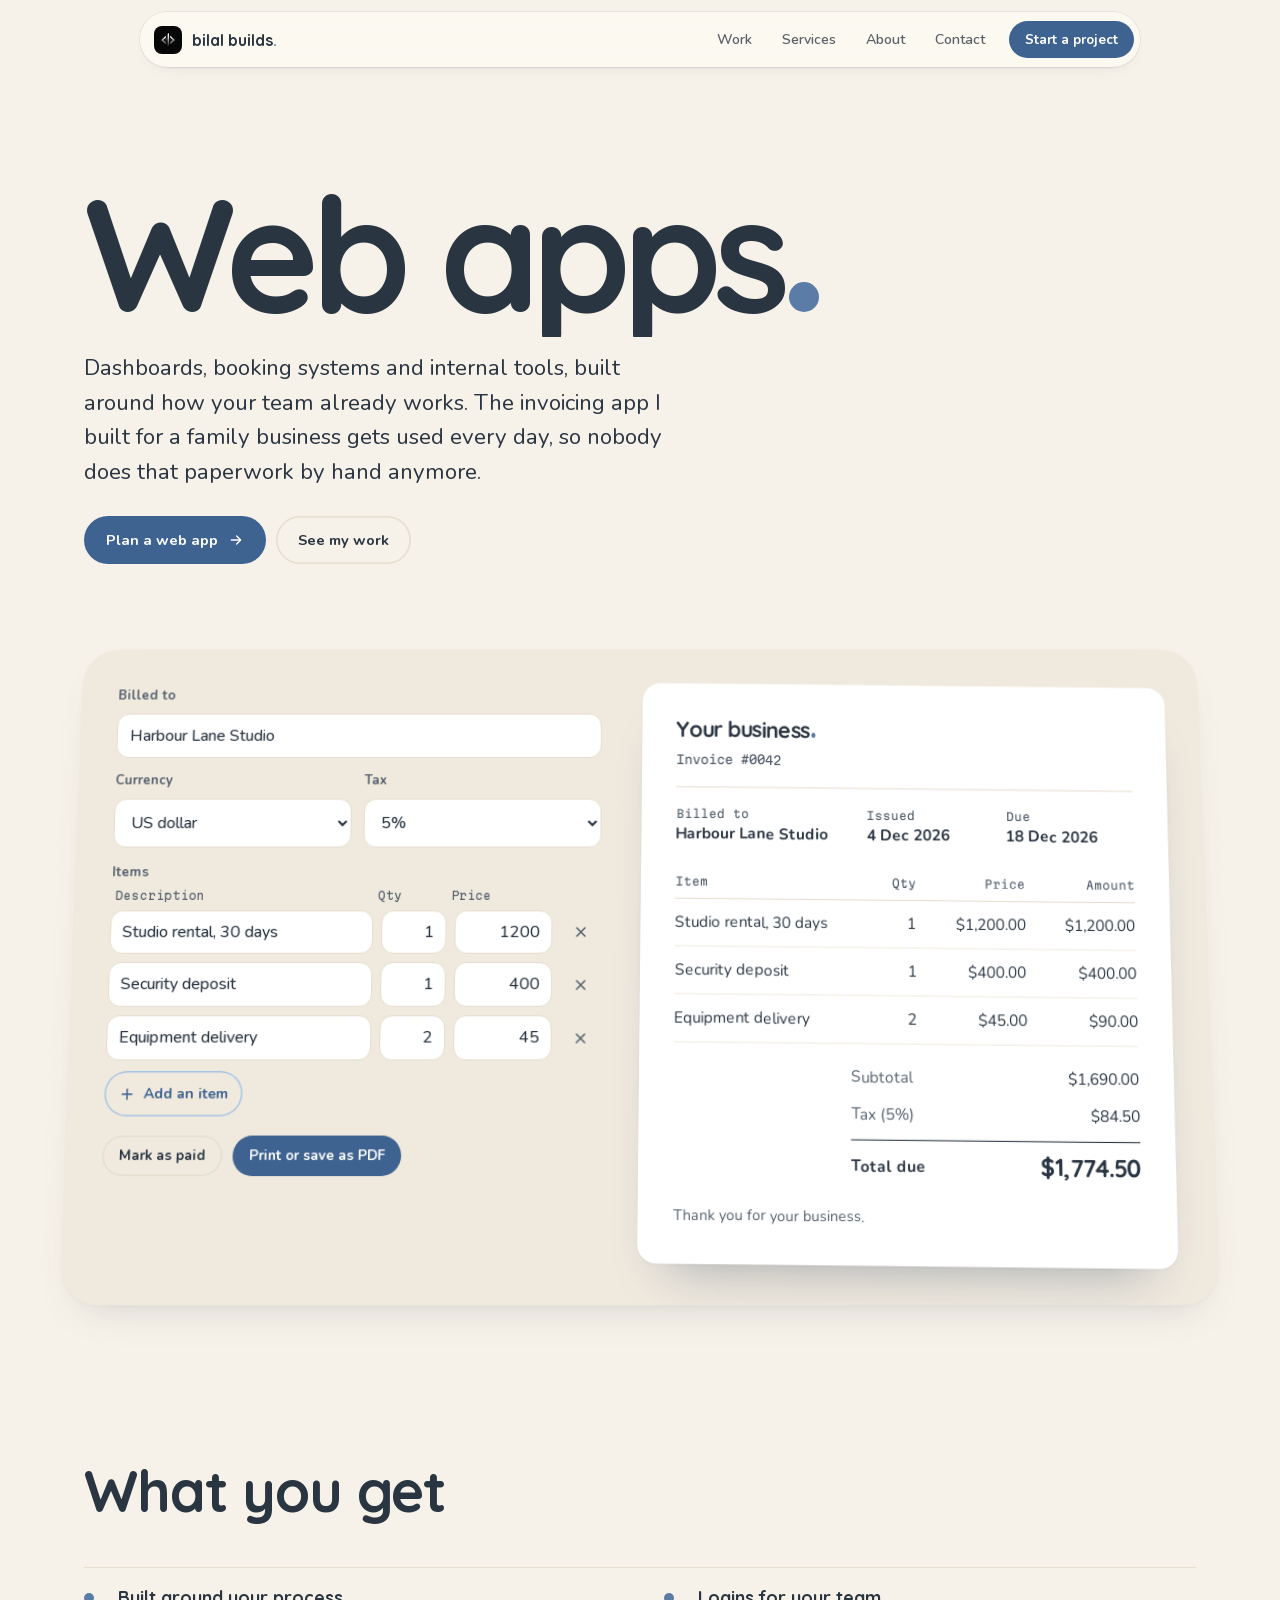
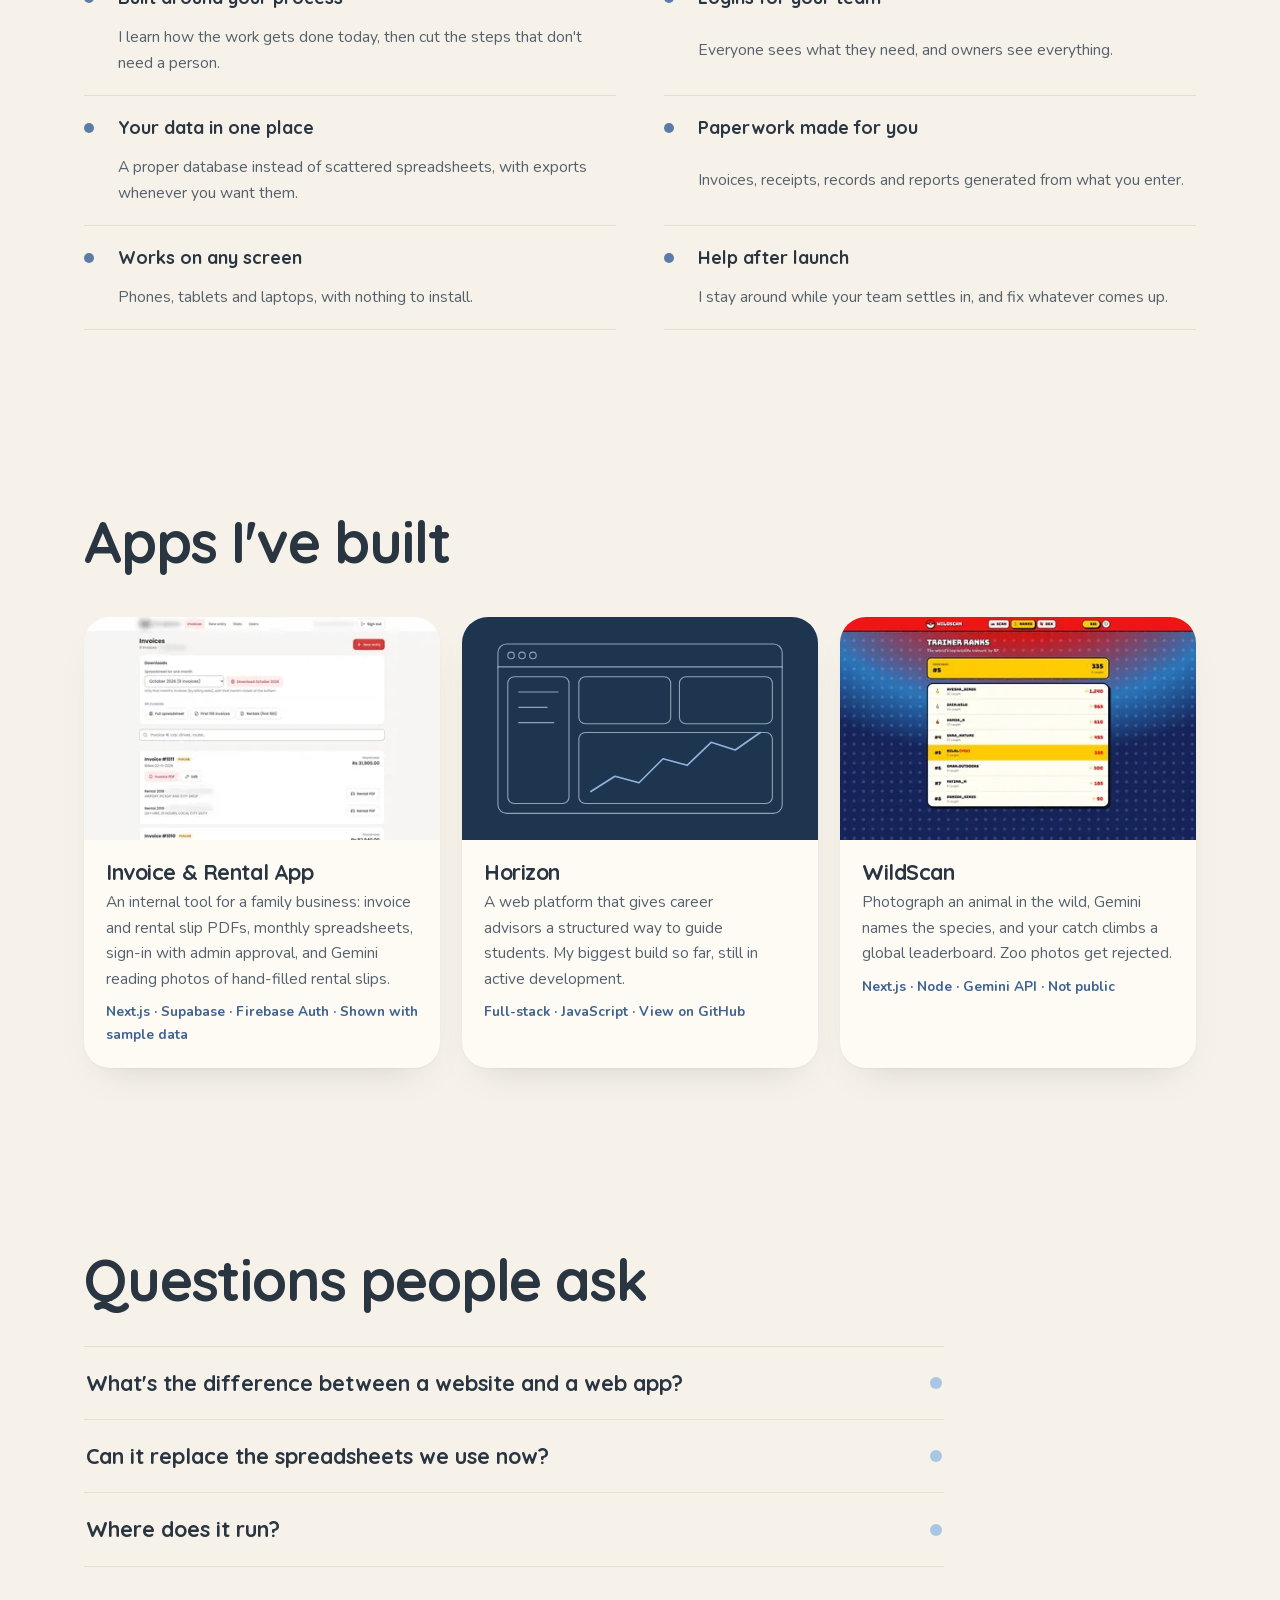
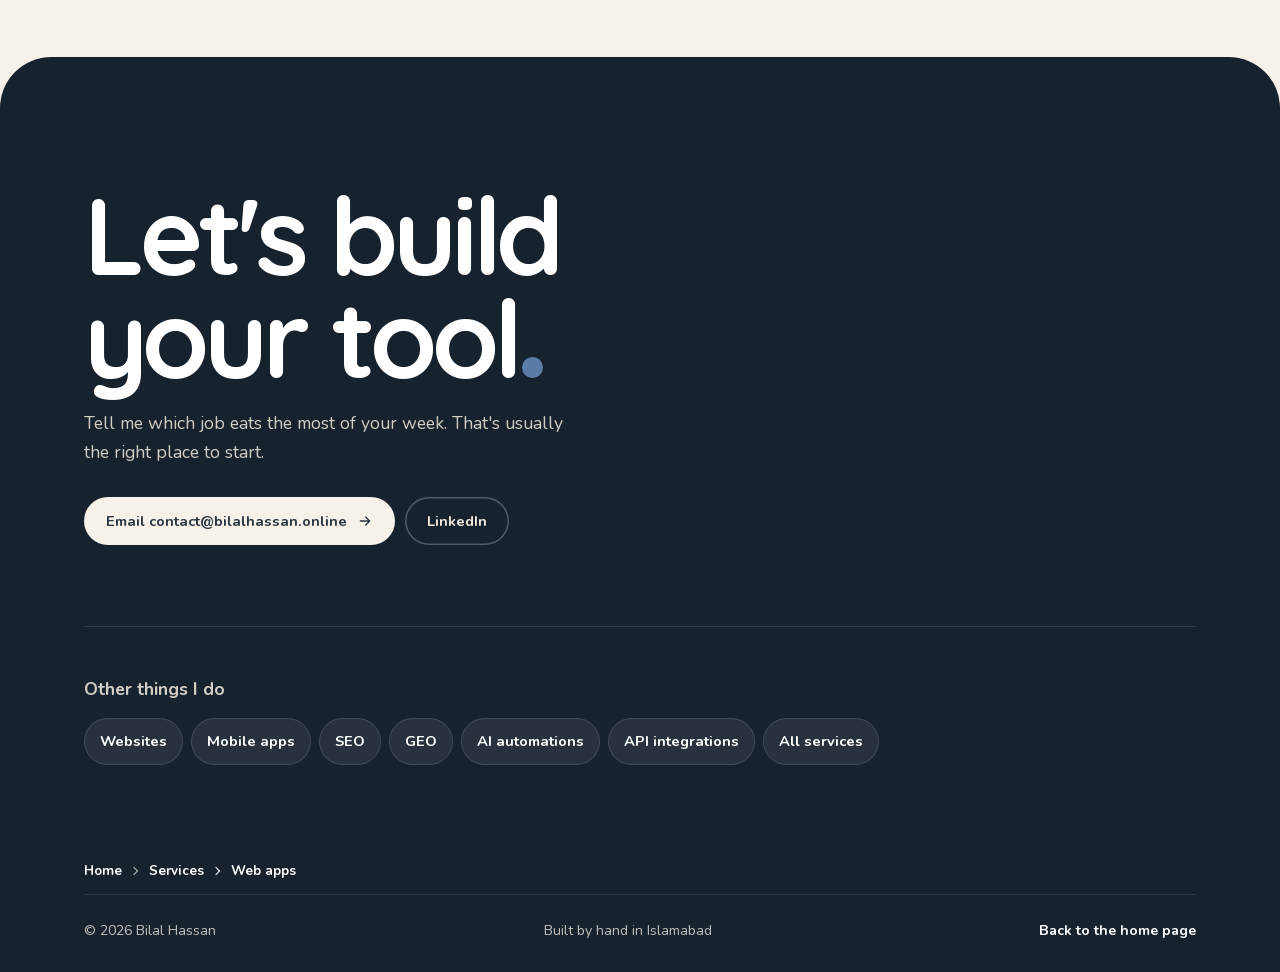
<file: services/web-apps/index.html>
<!doctype html>
<html lang="en">
<head>
<meta charset="utf-8" />
<meta name="viewport" content="width=device-width, initial-scale=1, viewport-fit=cover" />
<title>Web App Development · Bilal Hassan</title>
<meta name="description" content="Dashboards, booking systems and internal tools, built by Bilal Hassan around how your team already works, so the repetitive work does itself." />
<meta name="keywords" content="best developer in Islamabad, Bilal Hassan, bilal builds, best web app developer in Islamabad, best web app developer in Pakistan, custom web app developer, dashboard developer, internal tools developer, invoicing app developer, Next.js developer Islamabad" />
<meta name="author" content="Bilal Hassan" />
<meta name="robots" content="index, follow, max-image-preview:large, max-snippet:-1" />
<meta name="theme-color" content="#F7F2E9" />
<link rel="canonical" href="https://bilalhassan.online/services/web-apps/" />
<meta property="og:type" content="website" />
<meta property="og:title" content="Web App Development · Bilal Hassan" />
<meta property="og:description" content="Dashboards, booking systems and internal tools, built by Bilal Hassan around how your team already works, so the repetitive work does itself." />
<meta property="og:url" content="https://bilalhassan.online/services/web-apps/" />
<meta property="og:site_name" content="bilal builds." />
<meta property="og:image" content="https://bilalhassan.online/assets/og/web-apps.jpg" />
<meta property="og:image:width" content="1200" />
<meta property="og:image:height" content="630" />
<meta property="og:image:alt" content="Web App Development · Bilal Hassan" />
<meta property="og:locale" content="en_US" />
<meta name="twitter:card" content="summary_large_image" />
<meta name="twitter:title" content="Web App Development · Bilal Hassan" />
<meta name="twitter:description" content="Dashboards, booking systems and internal tools, built by Bilal Hassan around how your team already works, so the repetitive work does itself." />
<meta name="twitter:image" content="https://bilalhassan.online/assets/og/web-apps.jpg" />
<link rel="icon" type="image/svg+xml" href="../../assets/favicon.svg" />
<link rel="icon" type="image/png" href="../../assets/favicon.png" />
<link rel="apple-touch-icon" href="../../assets/logo.png" />
<script type="application/ld+json">
{
  "@context": "https://schema.org",
  "@graph": [
    {
      "@type": "WebPage",
      "@id": "https://bilalhassan.online/services/web-apps/#webpage",
      "url": "https://bilalhassan.online/services/web-apps/",
      "name": "Web App Development · Bilal Hassan",
      "description": "Dashboards, booking systems and internal tools, built by Bilal Hassan around how your team already works, so the repetitive work does itself.",
      "isPartOf": {
        "@id": "https://bilalhassan.online/#website"
      },
      "about": {
        "@id": "https://bilalhassan.online/#bilal"
      },
      "mainEntity": {
        "@id": "https://bilalhassan.online/services/web-apps/#service"
      },
      "breadcrumb": {
        "@id": "https://bilalhassan.online/services/web-apps/#breadcrumb"
      },
      "inLanguage": "en"
    },
    {
      "@type": "Service",
      "@id": "https://bilalhassan.online/services/web-apps/#service",
      "name": "Web app development",
      "serviceType": "Web app development",
      "description": "Dashboards, booking systems and internal tools, built by Bilal Hassan around how your team already works, so the repetitive work does itself.",
      "url": "https://bilalhassan.online/services/web-apps/",
      "areaServed": "Worldwide",
      "provider": {
        "@id": "https://bilalhassan.online/#bilal"
      }
    },
    {
      "@type": "Person",
      "@id": "https://bilalhassan.online/#bilal",
      "name": "Bilal Hassan",
      "url": "https://bilalhassan.online/",
      "email": "contact@bilalhassan.online",
      "jobTitle": "Full-Stack Web Developer",
      "address": {
        "@type": "PostalAddress",
        "addressLocality": "Islamabad",
        "addressCountry": "PK"
      }
    },
    {
      "@type": "BreadcrumbList",
      "@id": "https://bilalhassan.online/services/web-apps/#breadcrumb",
      "itemListElement": [
        {
          "@type": "ListItem",
          "position": 1,
          "name": "Home",
          "item": "https://bilalhassan.online/"
        },
        {
          "@type": "ListItem",
          "position": 2,
          "name": "Services",
          "item": "https://bilalhassan.online/services/"
        },
        {
          "@type": "ListItem",
          "position": 3,
          "name": "Web apps",
          "item": "https://bilalhassan.online/services/web-apps/"
        }
      ]
    },
    {
      "@type": "WebSite",
      "@id": "https://bilalhassan.online/#website",
      "url": "https://bilalhassan.online/",
      "name": "bilal builds."
    }
  ]
}
</script>
<script>
  (function (d) {
    d.classList.add('js');
    try { if (matchMedia('(prefers-reduced-motion: reduce)').matches || /[?&]reduced=1/.test(location.search)) d.classList.add('reduce'); } catch (e) {}
  })(document.documentElement);
</script>
<link rel="preload" href="../../assets/fonts/quicksand.woff2" as="font" type="font/woff2" crossorigin />
<link rel="preload" href="../../assets/fonts/nunito.woff2" as="font" type="font/woff2" crossorigin />
<link rel="preload" href="../../assets/fonts/martian-mono.woff2" as="font" type="font/woff2" crossorigin />
<style id="service-css">
/* copied from assets/service.css by tools/sync.mjs: edit that file, then run it */
/* bilal builds. · shared styles for the service pages (each page adds a small block for its own demo) */
@font-face{font-family:'Quicksand';font-style:normal;font-weight:500 700;font-display:optional;src:url(../../assets/fonts/quicksand.woff2) format('woff2');unicode-range:U+0000-00FF,U+0131,U+0152-0153,U+02BB-02BC,U+02C6,U+02DA,U+02DC,U+0304,U+0308,U+0329,U+2000-206F,U+20AC,U+2122,U+2191,U+2193,U+2212,U+2215,U+FEFF,U+FFFD}
/* fonts are 'optional': used if they arrive in time, otherwise these size-matched stand-ins stay for that visit, so text never jumps */
@font-face{font-family:'Nunito Fallback';src:local('Arial'),local('Arimo'),local('Liberation Sans'),local('Roboto');size-adjust:101.33%;ascent-override:99.77%;descent-override:34.84%;line-gap-override:0%}
@font-face{font-family:'Quicksand Fallback';src:local('Arial'),local('Arimo'),local('Liberation Sans'),local('Roboto');size-adjust:110.5%;ascent-override:90.5%;descent-override:22.62%;line-gap-override:0%}
@font-face{font-family:'Nunito';font-style:normal;font-weight:400 800;font-display:optional;src:url(../../assets/fonts/nunito.woff2) format('woff2');unicode-range:U+0000-00FF,U+0131,U+0152-0153,U+02BB-02BC,U+02C6,U+02DA,U+02DC,U+0304,U+0308,U+0329,U+2000-206F,U+20AC,U+2122,U+2191,U+2193,U+2212,U+2215,U+FEFF,U+FFFD}
@font-face{font-family:'Martian Mono';font-style:normal;font-weight:400 500;font-display:optional;src:url(../../assets/fonts/martian-mono.woff2) format('woff2');unicode-range:U+0000-00FF,U+0131,U+0152-0153,U+02BB-02BC,U+02C6,U+02DA,U+02DC,U+0304,U+0308,U+0329,U+2000-206F,U+20AC,U+2122,U+2191,U+2193,U+2212,U+2215,U+FEFF,U+FFFD}

:root{
  --bg:#F7F2E9; --card:#FDFBF4; --ink:#2A3542; --ink-2:#55606D;
  --blue:#5B7CA6; --blue-deep:#3F6390; --blue-soft:#AAC6E5; --chip:#EAF0F7; --warm:#DCE8F5;
  --hairline:#E6DECF; --green:#286B4B; --night:#17222F; --paper-on-dark:#F2ECE1;
  --display:'Quicksand','Quicksand Fallback','Trebuchet MS',sans-serif;
  --font:'Nunito','Nunito Fallback',system-ui,-apple-system,'Segoe UI',sans-serif;
  --mono:'Martian Mono',ui-monospace,'SF Mono',Menlo,monospace;
  --pad:clamp(20px,5vw,72px); --maxw:1240px;
  --ease:cubic-bezier(.22,1,.36,1); --spring:cubic-bezier(.34,1.56,.64,1);
  --shadow:0 1px 2px rgba(40,60,90,.04),0 18px 40px -22px rgba(40,60,90,.22);
  --shadow-sm:0 1px 2px rgba(40,60,90,.04),0 8px 20px -14px rgba(40,60,90,.2);
}
*,*::before,*::after{box-sizing:border-box;margin:0;padding:0}
html{-webkit-text-size-adjust:100%;scroll-behavior:smooth}
html.reduce{scroll-behavior:auto}
html.menu-open body{overflow:hidden}
body{background:var(--bg);color:var(--ink);font:400 17px/1.65 var(--font);-webkit-font-smoothing:antialiased;overflow-x:clip}
img,svg{display:block;max-width:100%}
img{height:auto}
a{color:inherit;text-decoration:none}
button,input,select,textarea{font:inherit;color:inherit}
button{background:none;border:0;cursor:pointer}
a,button{-webkit-tap-highlight-color:transparent;touch-action:manipulation}
ol,ul{list-style:none}
h1,h2,h3{font-family:var(--display);font-weight:700;line-height:1.08;letter-spacing:-.02em;text-wrap:balance}
p{text-wrap:pretty}
::selection{background:var(--blue-soft);color:var(--ink)}
:focus-visible{outline:2.5px solid var(--blue);outline-offset:3px;border-radius:8px}
/* on the night scenes the ring turns soft blue, so it stays visible (3:1 or more against the section) */
[data-dark] :focus-visible,.sheet :focus-visible,.nav.dark :focus-visible,.demo.dark :focus-visible{outline-color:var(--blue-soft)}
.menu-open .nav :focus-visible{outline-color:var(--blue)}
.wrap{max-width:var(--maxw);margin-inline:auto;padding-inline:var(--pad)}
.sr-only{position:absolute;width:1px;height:1px;padding:0;margin:-1px;overflow:hidden;clip:rect(0 0 0 0);white-space:nowrap;border:0}
.skip{position:absolute;left:-9999px;top:0;z-index:500;background:var(--ink);color:#fff;font-weight:700;padding:12px 18px;border-radius:0 0 12px 0}
.skip:focus{left:0}
/* the pulse is a ring under the dot that grows and fades: transform and opacity only, so it runs off the main thread */
.live-dot{position:relative;width:8px;height:8px;flex:none}
.live-dot::before,.live-dot::after{content:"";position:absolute;inset:0;border-radius:50%;background:var(--green)}
.live-dot::before{background:rgba(40,107,75,.5);animation:livepulse 2.4s ease-out infinite}
@keyframes livepulse{70%,100%{transform:scale(3);opacity:0}}

/* buttons */
.btn{position:relative;display:inline-flex;align-items:center;gap:10px;font:700 .92rem/1 var(--font);padding:16px 22px;border-radius:999px;transition:background .25s,color .25s,box-shadow .25s,transform .35s var(--ease)}
.btn svg{width:16px;height:16px;stroke:currentColor;stroke-width:2;fill:none;stroke-linecap:round;stroke-linejoin:round;transition:transform .3s var(--ease)}
.btn:hover svg{transform:translateX(3px)}
.btn-primary{background:var(--blue-deep);color:#fff}
.btn-primary:hover{background:var(--ink)}
.btn-ghost{color:var(--ink);box-shadow:inset 0 0 0 1.5px var(--hairline)}
.btn-ghost:hover{box-shadow:inset 0 0 0 1.5px var(--blue);color:var(--blue-deep)}
.btn-light{background:var(--bg);color:var(--ink)}
.btn-light:hover{background:#fff}
.btn-sm{padding:12px 16px;font-size:.84rem}
.magnetic{transform:translate(var(--mx,0px),var(--my,0px))}
.btn:active{transform:translate(var(--mx,0px),var(--my,0px)) scale(.95);transition-duration:.08s}

/* nav (same pill as the home page) */
.nav{position:fixed;top:12px;left:0;right:0;z-index:200;display:flex;justify-content:center;padding-inline:12px;pointer-events:none}
.nav-in{position:relative;pointer-events:auto;display:flex;align-items:center;gap:4px;width:min(100%,1000px);padding:6px 6px 6px 10px;border-radius:999px;
  background:rgba(253,251,244,.84);-webkit-backdrop-filter:blur(14px) saturate(1.3);backdrop-filter:blur(14px) saturate(1.3);
  box-shadow:0 0 0 1px rgba(42,53,66,.07),var(--shadow-sm);transition:background .45s,color .45s,box-shadow .45s}
.nav.dark .nav-in{background:rgba(23,34,47,.8);color:var(--paper-on-dark);box-shadow:0 0 0 1px rgba(255,255,255,.08),0 10px 30px -18px rgba(0,0,0,.6)}
.nav-in::after{content:"";position:absolute;left:24px;right:24px;bottom:2px;height:2px;border-radius:2px;background:var(--blue);opacity:.55;pointer-events:none;transform-origin:left;transform:scaleX(var(--sp,0))}
.brand{display:inline-flex;align-items:center;gap:10px;font:700 1rem/1 var(--display);margin-right:auto;padding:4px;border-radius:999px}
.brand img{width:28px;height:28px;border-radius:8px;background:#0B0B0C}
.brand .bdot{color:var(--blue)}
.nav.dark .brand .bdot{color:var(--blue-soft)}
.nav-links{display:flex;gap:2px}
.nav-links a{font-weight:600;font-size:.88rem;padding:10px 14px;border-radius:999px;opacity:.78;transition:opacity .2s,background .2s}
.nav-links a:hover,.nav-links a:focus-visible,.nav-links a[aria-current="page"]{opacity:1;background:rgba(91,124,166,.12)}
.nav-cta{margin-left:6px}
.nav.dark .nav-cta{background:var(--paper-on-dark);color:var(--ink)}
.menu-btn{display:none;font:700 .86rem/1 var(--font);padding:13px 18px;border-radius:999px;background:var(--ink);color:var(--bg)}
.sheet{display:none}
@media (max-width:860px){
  .nav-links,.nav-cta{display:none}
  .menu-btn{display:block}
  .sheet{position:fixed;inset:0;z-index:190;display:flex;flex-direction:column;justify-content:flex-end;padding:110px 26px calc(34px + env(safe-area-inset-bottom));
    background:var(--night);color:var(--paper-on-dark);clip-path:circle(0px at calc(100% - 52px) 38px);visibility:hidden;transition:clip-path .6s var(--ease),visibility 0s .6s}
  .menu-open .sheet{clip-path:circle(150% at calc(100% - 52px) 38px);visibility:visible;transition:clip-path .6s var(--ease)}
  .sheet > a{font:700 clamp(2.1rem,10vw,3rem)/1.1 var(--display);letter-spacing:-.02em;color:#fff;padding:9px 0;border-bottom:1px solid rgba(255,255,255,.1);
    opacity:0;transform:translateY(26px);transition:opacity .3s,transform .4s var(--ease)}
  .menu-open .sheet > a{opacity:1;transform:none;transition-delay:calc(.14s + var(--i,0) * 55ms)}
  .menu-open .nav .nav-in{background:var(--card);color:var(--ink)}
}

/* hero: the service name is the headline, ending in the brand's full stop */
.s-hero{padding:clamp(120px,18vh,170px) 0 clamp(40px,7vh,72px)}
.crumbs ol{display:flex;flex-wrap:wrap;align-items:center;font-weight:700;font-size:.92rem;color:var(--ink-2)}
.crumbs li{display:inline-flex;align-items:center}
.crumbs li + li::before{content:"";width:6px;height:6px;margin:0 12px 0 9px;border-top:1.75px solid currentColor;border-right:1.75px solid currentColor;transform:rotate(45deg)}
.crumbs a{display:inline-block;padding:8px 0;transition:color .2s}
.crumbs a:hover{color:var(--blue-deep)}
.crumbs [aria-current]{color:var(--ink)}
/* the breadcrumb lives in the footer, small, the way Apple does it */
.foot .crumbs{padding:6px 0 4px}
.foot .crumbs ol{font-size:.84rem;color:rgba(242,236,225,.78)}
.foot .crumbs a:hover{color:#fff}
.foot .crumbs [aria-current]{color:#fff}
.s-title{margin-top:18px;font-size:clamp(3.3rem,12.5vw,10.5rem);line-height:.9;letter-spacing:-.05em;max-width:12ch}
.s-title .tdot{display:inline-block;width:.19em;height:.19em;margin-left:.04em;border-radius:50%;background:var(--blue)}
.s-title .w{display:inline-block;overflow:hidden;vertical-align:top;padding:.04em .02em .08em;margin:-.04em -.02em -.08em}
.s-title .w > span{display:inline-block}
html.js:not(.reduce) .s-title .w > span{animation:rise .95s var(--ease) both;animation-delay:calc(var(--i,0) * 70ms + 80ms)}
html.js:not(.reduce) .s-title .tdot{animation:dotin .7s var(--spring) both;animation-delay:.55s}
@keyframes rise{from{transform:translateY(110%) rotate(5deg)}}
@keyframes dotin{from{transform:scale(0)}}
.s-lead{margin-top:clamp(20px,3vh,30px);max-width:46ch;font-size:clamp(1.12rem,1.9vw,1.4rem);line-height:1.55;color:var(--ink)}
.cta-row{display:flex;flex-wrap:wrap;gap:10px;margin-top:26px}

/* the demo: one interactive moment per page */
.demo{margin-top:clamp(40px,7vh,72px);border-radius:clamp(24px,3vw,36px);background:var(--card);box-shadow:var(--shadow);padding:clamp(18px,3vw,36px);position:relative;overflow:hidden;overflow:clip}
.demo-note{margin-top:14px;font:400 11px/1.6 var(--mono);color:var(--ink-2)}
.demo.dark{background:var(--night);color:var(--paper-on-dark)}
.demo.dark .demo-note{color:rgba(242,236,225,.72)}

/* content bands */
.band{padding:clamp(60px,10vh,110px) 0}
.band h2{font-size:clamp(2rem,4.6vw,3.6rem);max-width:18ch}
.band .intro{margin-top:16px;max-width:56ch;font-size:1.08rem;color:var(--ink-2)}
.gets{display:grid;grid-template-columns:repeat(2,minmax(0,1fr));gap:2px 48px;margin-top:clamp(28px,5vh,48px);border-top:1.5px solid var(--hairline)}
.gets li{display:grid;grid-template-columns:22px 1fr;gap:12px;align-items:baseline;padding:18px 0;border-bottom:1.5px solid var(--hairline)}
.gets li::before{content:"";grid-column:1;grid-row:1;width:10px;height:10px;border-radius:50%;background:var(--blue);transform:translateY(-1px)}
.gets li > *{grid-column:2}
.gets b{display:block;font:700 1.12rem/1.3 var(--display)}
.gets span{display:block;margin-top:4px;color:var(--ink-2);font-size:.98rem}
@media (max-width:760px){.gets{grid-template-columns:1fr}}

/* proof: real work, linked */
.proof{display:grid;grid-template-columns:repeat(auto-fit,minmax(260px,1fr));gap:clamp(14px,2vw,22px);margin-top:clamp(28px,5vh,48px)}
.pcard{display:flex;flex-direction:column;border-radius:26px;background:var(--card);box-shadow:var(--shadow);overflow:hidden;transition:transform .45s var(--ease),box-shadow .45s}
a.pcard:hover{transform:translateY(-4px);box-shadow:0 1px 2px rgba(40,60,90,.04),0 26px 50px -26px rgba(40,60,90,.32)}
.pcard .pmedia{aspect-ratio:16/10;background:#E8E3DA;overflow:hidden}
.pcard .pmedia img{width:100%;height:100%;object-fit:cover}
.pcard .pbody{padding:20px 22px 22px;display:grid;gap:6px}
.pcard h3{font-size:1.35rem}
.pcard p{color:var(--ink-2);font-size:.97rem}
.pcard .pmeta{font-weight:700;font-size:.85rem;color:var(--blue-deep);margin-top:4px}

/* questions */
.faq{margin-top:clamp(24px,4vh,40px);border-top:1.5px solid var(--hairline);max-width:860px}
.faq details{border-bottom:1.5px solid var(--hairline)}
.faq summary{list-style:none;cursor:pointer;display:flex;justify-content:space-between;align-items:center;gap:20px;padding:22px 2px;font:700 clamp(1.1rem,1.8vw,1.35rem)/1.3 var(--display)}
.faq summary::-webkit-details-marker{display:none}
.faq summary::after{content:"";flex:none;width:12px;height:12px;border-radius:50%;background:var(--blue-soft);transition:transform .3s var(--spring),background .3s}
.faq details[open] summary::after{background:var(--blue);transform:scale(1.4)}
.faq p{padding:0 2px 22px;max-width:62ch;color:var(--ink-2)}

/* closing call to action */
.s-cta{background:var(--night);color:var(--paper-on-dark);border-radius:clamp(28px,4vw,52px) clamp(28px,4vw,52px) 0 0;padding:clamp(90px,14vh,150px) 0 clamp(60px,9vh,90px)}
.s-cta h2{font-size:clamp(2.6rem,8.5vw,7.4rem);line-height:.95;letter-spacing:-.045em;color:#fff;max-width:11ch}
.s-cta h2 .tdot{display:inline-block;width:.19em;height:.19em;margin-left:.04em;border-radius:50%;background:var(--blue)}
.s-cta p{margin-top:20px;max-width:46ch;color:rgba(242,236,225,.85);font-size:1.1rem}
.s-cta .cta-row{margin-top:30px}
.s-cta .btn-ghost{color:var(--paper-on-dark);box-shadow:inset 0 0 0 1.5px rgba(255,255,255,.25)}
.s-cta .btn-ghost:hover{color:#fff;box-shadow:inset 0 0 0 1.5px var(--blue-soft)}
.more{margin-top:clamp(56px,9vh,90px);padding-top:28px;border-top:1px solid rgba(255,255,255,.12)}
.more p{font-weight:700;color:rgba(242,236,225,.85);margin-bottom:14px}
.more ul{display:flex;flex-wrap:wrap;gap:8px}
.more a{display:inline-flex;padding:11px 16px;border-radius:999px;background:rgba(255,255,255,.07);box-shadow:inset 0 0 0 1px rgba(255,255,255,.12);font-weight:700;font-size:.92rem;color:#fff;transition:background .2s}
.more a:hover{background:rgba(255,255,255,.14)}
.foot{background:var(--night);color:rgba(242,236,225,.78);font-size:.88rem;padding-bottom:30px}
.foot-in{display:flex;flex-wrap:wrap;justify-content:space-between;gap:10px 24px;padding-top:24px;border-top:1px solid rgba(255,255,255,.1)}
.foot a{color:#fff;font-weight:700}

/* the dot follows the pointer (fine pointers only) */
.cursor{position:fixed;left:0;top:0;z-index:400;width:12px;height:12px;margin:-6px 0 0 -6px;border-radius:50%;background:var(--blue);box-shadow:0 0 0 2px rgba(253,251,244,.9);
  pointer-events:none;opacity:0;transform:translate3d(var(--cx,-60px),var(--cy,-60px),0);transition:opacity .3s,width .3s var(--ease),height .3s var(--ease),margin .3s var(--ease),background .3s,box-shadow .3s}
.cursor.on{opacity:1}
.cursor.big{width:44px;height:44px;margin:-22px 0 0 -22px;background:rgba(91,124,166,.16);box-shadow:inset 0 0 0 1.5px var(--blue)}

@media (hover:none){.btn:active{transform:scale(.96);transition:transform .08s}}
@media (prefers-reduced-motion:reduce){
  *,*::before,*::after{animation-duration:.01ms !important;animation-iteration-count:1 !important;transition-duration:.01ms !important}
}

/* shared demo controls */
.demo-bar{display:flex;flex-wrap:wrap;align-items:center;justify-content:space-between;gap:12px 20px;margin-bottom:clamp(16px,2.4vw,24px)}
.seg{display:inline-flex;flex-wrap:wrap;gap:4px;padding:4px;border-radius:26px;background:var(--chip)}
.seg button{font-weight:700;font-size:.86rem;line-height:1.2;padding:11px 16px;border-radius:999px;color:var(--ink-2);transition:background .25s,color .25s,box-shadow .25s}
.seg button:hover{color:var(--ink)}
.seg button[aria-pressed="true"]{background:var(--card);color:var(--ink);box-shadow:var(--shadow-sm)}
.demo.dark .seg{background:rgba(255,255,255,.08)}
.demo.dark .seg button{color:rgba(242,236,225,.8)}
.demo.dark .seg button:hover{color:#fff}
.demo.dark .seg button[aria-pressed="true"]{background:var(--paper-on-dark);color:var(--ink)}
.fld{display:grid;gap:6px;font-weight:700;font-size:.82rem;color:var(--ink-2)}
.fld input,.fld select,.fld textarea{width:100%;font:500 16px/1.3 var(--font);color:var(--ink);background:#fff;border:1.5px solid var(--hairline);border-radius:12px;padding:11px 12px;transition:border-color .2s,box-shadow .2s}
.fld textarea{resize:vertical}
.fld input:focus,.fld select:focus,.fld textarea:focus{outline:none;border-color:var(--blue);box-shadow:0 0 0 3px rgba(91,124,166,.2)}
.fld.dark{color:rgba(242,236,225,.8)}
.fld.dark input,.fld.dark textarea{background:rgba(255,255,255,.06);border-color:rgba(255,255,255,.16);color:#fff}
.fld.dark input:focus,.fld.dark textarea:focus{border-color:var(--blue-soft);box-shadow:0 0 0 3px rgba(170,198,229,.2)}

/* proof cards without a photo: typographic art, decorative only */
.pcard .ptag{font-weight:700;font-size:.8rem;color:var(--blue-deep)}
.pcard.text .pbody{padding:24px 24px 26px}
.pmedia.art{position:relative;display:grid;place-items:center;overflow:hidden}
.pmedia.art-num{background:var(--night);color:#fff}
.art-num b{font:700 clamp(4.2rem,8vw,6.4rem)/1 var(--display);letter-spacing:-.05em}
.art-num b i{display:inline-block;width:.19em;height:.19em;margin-left:.04em;border-radius:50%;background:var(--blue)}
.art-num small{position:absolute;left:22px;bottom:16px;font:400 11px/1.4 var(--mono);color:rgba(242,236,225,.78)}
.pmedia.art-bp{background:#1E3550}
.art-bp svg{width:86%;height:auto;fill:none;stroke:rgba(214,229,245,.62);stroke-width:2;stroke-linecap:round;stroke-linejoin:round}
.art-bp svg .acc{stroke:#8FB4DD;stroke-width:3}
.pmedia.art-flow{background:var(--chip)}
.art-flow ol{display:flex;flex-direction:column;gap:10px;width:78%}
.art-flow li{display:flex;align-items:center;gap:10px;padding:10px 14px;border-radius:999px;background:var(--card);box-shadow:var(--shadow-sm);font-weight:700;font-size:.9rem}
.art-flow li::before{content:"";width:9px;height:9px;flex:none;border-radius:50%;background:var(--blue)}
.art-flow li:nth-child(2){margin-left:9%}
.art-flow li:nth-child(3){margin-left:18%}
.pmedia.art-code{background:var(--night);place-items:stretch}
.art-code pre{margin:0;padding:18px 20px;overflow:hidden;font:400 11.5px/1.65 var(--mono);color:rgba(242,236,225,.86);white-space:pre}
.art-code pre:focus-visible{outline-color:var(--blue-soft);outline-offset:-3px}
.art-code .k{color:#9CC0E8}
.art-code .s{color:#C9DDB4}

.pcard .ptags{display:flex;flex-wrap:wrap;gap:6px;margin-bottom:2px}
.pcard .ptags span{padding:5px 10px;border-radius:999px;background:var(--chip);color:var(--blue-deep);font-weight:700;font-size:.76rem;line-height:1.2}
.pmedia.art-pr{background:var(--night)}
.art-pr .pr{width:86%;display:grid;gap:9px;padding:16px 18px;border-radius:16px;background:#0F1822;box-shadow:inset 0 0 0 1px rgba(255,255,255,.1)}
.art-pr .pr-top{display:flex;align-items:center;justify-content:space-between;gap:10px}
.art-pr .pr-state{display:inline-flex;align-items:center;gap:6px;padding:5px 11px;border-radius:999px;background:#7A4FD0;color:#fff;font:700 .76rem/1 var(--font)}
.art-pr .pr-state::before{content:"";width:7px;height:7px;border-radius:50%;background:#fff}
.art-pr .pr-num,.art-pr .pr-repo{font:400 11px/1.4 var(--mono);color:rgba(242,236,225,.82)}
.art-pr .pr-title{font:700 clamp(.84rem,1.3vw,.98rem)/1.35 var(--display);color:#fff}
.art-pr .pr-diff{display:flex;gap:10px;font:500 11px/1 var(--mono);color:rgba(242,236,225,.82)}
.art-pr .pr-diff i,.art-pr .pr-diff em{font-style:normal}
.art-pr .pr-diff i{color:#9FD9B9}
.art-pr .pr-diff em{color:#F2B8A8}

/* scroll motion; html.sjs is set by service.js, so nothing is hidden if the script never loads.
   The cards' small offset hides nothing, so it is on from the first paint and they never jump when the script starts.
   Transitions sit on the .in state only: switching a start position on never sets off a movement of its own. */
html.sjs:not(.reduce) [data-tilt]{transform:perspective(1400px) translateY(calc((1 - var(--rv,1)) * 46px)) rotateX(calc((1 - var(--rv,1)) * 11deg));transform-origin:50% 0}
html.js:not(.reduce) [data-rise]{transform:translateY(40px)}
html.js:not(.reduce) [data-rise].in{transform:none;transition:transform 1.1s var(--ease);transition-delay:calc(var(--i,0) * 90ms)}
html.sjs:not(.reduce) .rise .w > span{transform:translateY(110%) rotate(5deg)}
html.sjs:not(.reduce) .rise.in .w > span{transform:none;transition:transform .95s var(--ease);transition-delay:calc(var(--i,0) * 70ms)}
html.sjs:not(.reduce) .rise .tdot{transform:scale(0)}
html.sjs:not(.reduce) .rise.in .tdot{transform:none;transition:transform .7s var(--spring) .45s}
/* the first render only lays out the top of the page; service.js then shows the sections below one per frame (.shown),
   so no single task has to lay out the whole page. Without the script, they still render as they scroll into view. */
html.js:not(.cv-off) main > section:not(.s-hero):not(.shown),html.js:not(.cv-off) .foot:not(.shown){content-visibility:auto;contain-intrinsic-size:auto 900px}
.s-cta h2 .w{display:inline-block;overflow:hidden;vertical-align:top;padding:.04em .02em .1em;margin:-.04em -.02em -.1em}
.s-cta h2 .w > span{display:inline-block}

@media print{
  .nav,.sheet,.cursor,.s-cta,.foot,.skip{display:none !important}
  body{background:#fff}
}
</style>
<style>
  .ib{display:grid;grid-template-columns:minmax(0,1fr) minmax(0,1.08fr);gap:clamp(18px,3vw,40px);align-items:start;background:#EFE9DE}
  .ib-form{display:grid;gap:18px}
  .ib-grid{display:grid;grid-template-columns:1fr 1fr;gap:12px}
  .ib-wide{grid-column:1 / -1}
  .ib-items{border:0;min-width:0}
  .ib-items legend{font:700 .82rem/1 var(--font);color:var(--ink-2);margin-bottom:8px}
  .ib-head,.ib-row{display:grid;grid-template-columns:minmax(0,1fr) 64px 96px 40px;gap:8px;align-items:center}
  .ib-head{font:400 11px/1.4 var(--mono);color:var(--ink-2);padding:0 4px 6px}
  .ib-row{margin-bottom:8px}
  .ib-row input{width:100%;min-width:0;font:500 16px/1.3 var(--font);color:var(--ink);background:#fff;border:1.5px solid var(--hairline);border-radius:12px;padding:10px 11px}
  .ib-row input:focus{outline:none;border-color:var(--blue);box-shadow:0 0 0 3px rgba(91,124,166,.2)}
  .ib-row input[type=number]{text-align:right;-moz-appearance:textfield;appearance:textfield}
  .ib-row input::-webkit-inner-spin-button,.ib-row input::-webkit-outer-spin-button{-webkit-appearance:none;margin:0}
  html.js:not(.reduce) .ib-row.new{animation:rowin .45s var(--ease)}
  @keyframes rowin{from{transform:translateY(-8px);clip-path:inset(0 0 100% 0)}}
  .ib-del{display:grid;place-items:center;width:40px;height:40px;border-radius:12px;color:var(--ink-2);transition:background .2s,color .2s}
  .ib-del:hover{background:#fff;color:#A23B30}
  .ib-del svg,.ib-add svg{width:16px;height:16px;stroke:currentColor;stroke-width:2.2;fill:none;stroke-linecap:round}
  .ib-add{display:inline-flex;align-items:center;gap:8px;margin-top:2px;padding:10px 14px;border-radius:999px;font-weight:700;font-size:.88rem;color:var(--blue-deep);box-shadow:inset 0 0 0 1.5px var(--blue-soft);transition:background .2s}
  .ib-add:hover{background:#fff}
  .ib-add:disabled{opacity:.6;cursor:not-allowed}
  .ib-actions{display:flex;flex-wrap:wrap;gap:10px}
  #ibPaid[aria-pressed="true"]{background:var(--green);color:#fff;box-shadow:none}

  .ib-paper{position:relative;background:#fff;border-radius:18px;padding:clamp(20px,3vw,34px);box-shadow:0 1px 2px rgba(40,60,90,.06),0 30px 50px -30px rgba(40,60,90,.4);
    font-size:.95rem;transform:rotate(.6deg);transition:transform .6s var(--ease)}
  .ib-paper:hover,.ib-paper:focus-within{transform:none}
  .ip-head{display:flex;justify-content:space-between;align-items:flex-start;gap:12px;padding-bottom:18px;border-bottom:1.5px solid var(--hairline)}
  .ip-brand{display:inline-flex;align-items:baseline;font:700 1.35rem/1 var(--display);letter-spacing:-.02em}
  .ip-brand i{width:.22em;height:.22em;margin-left:.06em;border-radius:50%;background:var(--blue)}
  .ip-no{display:block;margin-top:6px;font:400 12px/1.4 var(--mono);color:var(--ink-2)}
  .ip-stamp{font:700 1.05rem/1 var(--display);letter-spacing:.16em;text-transform:uppercase;color:var(--green);border:3px solid currentColor;border-radius:10px;padding:9px 14px;
    transform:rotate(-12deg) scale(1.6);opacity:0;transition:transform .5s var(--spring),opacity .25s}
  .ib-paper.paid .ip-stamp{transform:rotate(-12deg);opacity:1}
  .ip-meta{display:grid;grid-template-columns:1.4fr 1fr 1fr;gap:12px;margin:18px 0}
  .ip-meta dt{font:400 11px/1.4 var(--mono);color:var(--ink-2)}
  .ip-meta dd{font-weight:700;overflow-wrap:anywhere}
  .ip-table{width:100%;border-collapse:collapse;font-variant-numeric:tabular-nums}
  .ip-table th{font:400 11px/1.4 var(--mono);color:var(--ink-2);text-align:right;padding:8px 0;border-bottom:1.5px solid var(--hairline)}
  .ip-table th:first-child,.ip-table td:first-child{text-align:left}
  .ip-table td{text-align:right;padding:10px 0 10px 10px;border-bottom:1px solid #F0EBE2;vertical-align:top}
  .ip-table td:first-child{padding-left:0;overflow-wrap:anywhere}
  .ip-table td.empty{color:var(--ink-2);text-align:left;font-style:italic}
  .ip-tot{margin-left:auto;width:min(100%,280px);margin-top:14px;font-variant-numeric:tabular-nums}
  .ip-tot div{display:flex;justify-content:space-between;gap:16px;padding:5px 0}
  .ip-tot dt{color:var(--ink-2)}
  .ip-tot .grand{margin-top:6px;padding-top:12px;border-top:1.5px solid var(--ink)}
  .ip-tot .grand dt{color:var(--ink);font-weight:700}
  .ip-tot .grand dd{font:700 1.45rem/1 var(--display);letter-spacing:-.02em}
  .ip-foot{margin-top:18px;font-size:.88rem;color:var(--ink-2)}
  @media (max-width:900px){.ib{grid-template-columns:1fr}.ib-paper{transform:none}}
  @media (max-width:420px){.ib-head,.ib-row{grid-template-columns:minmax(0,1fr) 52px 78px 36px;gap:6px}.ip-meta{grid-template-columns:1fr 1fr}.ip-meta div:first-child{grid-column:1 / -1}}
  @media print{
    body *{visibility:hidden}
    .ib-paper,.ib-paper *{visibility:visible}
    .ib-paper{position:absolute;left:0;top:0;width:100%;transform:none;box-shadow:none}
  }
</style>
</head>
<body>
<a class="skip" href="#main">Skip to content</a>

<header class="nav" id="nav">
  <div class="nav-in">
    <a class="brand" href="../../" aria-label="bilal builds, home">
      <img src="../../assets/logo-96.webp" width="28" height="28" alt="" />
      <span>bilal builds<span class="bdot">.</span></span>
    </a>
    <nav class="nav-links" aria-label="Primary">
      <a href="../../#work">Work</a>
      <a href="../">Services</a>
      <a href="../../#about">About</a>
      <a href="#contact">Contact</a>
    </nav>
    <a class="btn btn-primary btn-sm nav-cta" href="#contact">Start a project</a>
    <button class="menu-btn" id="menuBtn" type="button" aria-expanded="false" aria-controls="sheet">Menu</button>
  </div>
</header>
<nav class="sheet" id="sheet" aria-label="Menu">
  <a href="../../" style="--i:0">Home</a>
  <a href="../../#work" style="--i:1">Work</a>
  <a href="../" style="--i:2">Services</a>
  <a href="../../#about" style="--i:3">About</a>
  <a href="#contact" style="--i:4">Contact</a>
</nav>

<main id="main">
  <section class="s-hero" aria-labelledby="page-h">
    <div class="wrap">
      <h1 id="page-h" class="s-title"><span class="w"><span style="--i:0">Web</span></span> <span class="w"><span style="--i:1">apps</span></span><span class="tdot" aria-hidden="true"></span></h1>
      <p class="s-lead">Dashboards, booking systems and internal tools, built around how your team already works. The invoicing app I built for a family business gets used every day, so nobody does that paperwork by hand anymore.</p>
      <div class="cta-row">
        <a class="btn btn-primary magnetic" href="mailto:contact@bilalhassan.online?subject=Web%20app%20project&amp;body=Hi%20Bilal%2C%0A%0AWhat%20I%20need%3A%20%0ATimeline%3A%20%0ARough%20budget%3A%20%0A%0AThanks%21">Plan a web app <svg viewBox="0 0 24 24" width="16" height="16" aria-hidden="true"><path d="M5 12h14M13 6l6 6-6 6"/></svg></a>
        <a class="btn btn-ghost" href="../../#work">See my work</a>
      </div>
      <div class="demo ib" id="ib" data-tilt data-nosnippet>
        <form class="ib-form" id="ibForm" novalidate>
          <div class="ib-grid">
            <label class="fld ib-wide"><span>Billed to</span><input id="ibClient" type="text" value="Harbour Lane Studio" maxlength="40" autocomplete="off" /></label>
            <label class="fld"><span>Currency</span><select id="ibCur"><option value="USD">US dollar</option><option value="GBP">British pound</option><option value="EUR">Euro</option><option value="AED">UAE dirham</option><option value="PKR">Pakistani rupee</option></select></label>
            <label class="fld"><span>Tax</span><select id="ibTax"><option value="0">None</option><option value="5" selected>5%</option><option value="10">10%</option><option value="20">20%</option></select></label>
          </div>
          <fieldset class="ib-items">
            <legend>Items</legend>
            <div class="ib-head" aria-hidden="true"><span>Description</span><span>Qty</span><span>Price</span><span></span></div>
            <div id="ibRows"></div>
            <button type="button" class="ib-add" id="ibAdd"><svg viewBox="0 0 24 24" width="16" height="16" aria-hidden="true"><path d="M12 5v14M5 12h14"/></svg>Add an item</button>
          </fieldset>
          <div class="ib-actions">
            <button type="button" class="btn btn-ghost btn-sm" id="ibPaid" aria-pressed="false">Mark as paid</button>
            <button type="button" class="btn btn-primary btn-sm" id="ibPrint">Print or save as PDF</button>
          </div>
        </form>
        <article class="ib-paper" id="ibPaper" aria-label="Invoice preview">
          <header class="ip-head">
            <div><b class="ip-brand">Your business<i></i></b><span class="ip-no">Invoice #0042</span></div>
            <span class="ip-stamp" id="ibStamp" aria-hidden="true">Paid</span>
          </header>
          <dl class="ip-meta">
            <div><dt>Billed to</dt><dd id="ibTo"></dd></div>
            <div><dt>Issued</dt><dd id="ibDate"></dd></div>
            <div><dt>Due</dt><dd id="ibDue"></dd></div>
          </dl>
          <table class="ip-table">
            <thead><tr><th scope="col">Item</th><th scope="col">Qty</th><th scope="col">Price</th><th scope="col">Amount</th></tr></thead>
            <tbody id="ibBody"></tbody>
          </table>
          <dl class="ip-tot">
            <div><dt>Subtotal</dt><dd id="ibSub"></dd></div>
            <div><dt id="ibTaxL">Tax</dt><dd id="ibTaxV"></dd></div>
            <div class="grand"><dt id="ibTotL">Total due</dt><dd id="ibTotal"></dd></div>
          </dl>
          <p class="ip-foot" id="ibFoot">Thank you for your business.</p>
        </article>
      </div>
      <p class="demo-note">A small version of the invoicing app I built for a family business. Everything happens in your browser, and nothing you type is saved or sent.</p>
    </div>
  </section>

  <section class="band" aria-labelledby="gets-h">
    <div class="wrap">
      <h2 id="gets-h">What you get</h2>
      <ul class="gets">
        <li><b>Built around your process</b><span>I learn how the work gets done today, then cut the steps that don't need a person.</span></li>
        <li><b>Logins for your team</b><span>Everyone sees what they need, and owners see everything.</span></li>
        <li><b>Your data in one place</b><span>A proper database instead of scattered spreadsheets, with exports whenever you want them.</span></li>
        <li><b>Paperwork made for you</b><span>Invoices, receipts, records and reports generated from what you enter.</span></li>
        <li><b>Works on any screen</b><span>Phones, tablets and laptops, with nothing to install.</span></li>
        <li><b>Help after launch</b><span>I stay around while your team settles in, and fix whatever comes up.</span></li>
      </ul>
    </div>
  </section>

  <section class="band" aria-labelledby="proof-h">
    <div class="wrap">
      <h2 id="proof-h">Apps I've built</h2>
      <div class="proof">
        <div class="pcard" data-rise style="--i:0">
          <div class="pmedia"><img src="../../assets/apps/ca-portal-desktop.webp" srcset="../../assets/apps/ca-portal-desktop-400.webp 400w, ../../assets/apps/ca-portal-desktop.webp 960w" sizes="(max-width: 593px) 90vw, (max-width: 906px) 45vw, 360px" width="960" height="600" alt="The invoicing app's invoices screen: monthly spreadsheet downloads, a search box and invoice cards with their totals. Shown with sample data, personal details blurred." loading="lazy" decoding="async" /></div>
          <div class="pbody">
            <h3>Invoice &amp; Rental App</h3>
            <p>An internal tool for a family business: invoice and rental slip PDFs, monthly spreadsheets, sign-in with admin approval, and Gemini reading photos of hand-filled rental slips.</p>
            <p class="pmeta">Next.js · Supabase · Firebase Auth · Shown with sample data</p>
          </div>
        </div>
        <a class="pcard" href="https://github.com/QBH21/Career-Advisor-Platform" target="_blank" rel="noopener noreferrer" data-rise style="--i:1">
          <div class="pmedia art art-bp" aria-hidden="true"><svg viewBox="0 0 560 350" width="560" height="350"><rect x="20" y="20" width="520" height="310" rx="16"/><path d="M20 62H540"/><circle cx="44" cy="41" r="6"/><circle cx="64" cy="41" r="6"/><circle cx="84" cy="41" r="6"/><rect x="38" y="80" width="112" height="232" rx="12"/><path d="M58 108h72M58 136h52M58 164h64"/><rect x="168" y="80" width="168" height="86" rx="12"/><rect x="352" y="80" width="170" height="86" rx="12"/><rect x="168" y="182" width="354" height="130" rx="12"/><polyline class="acc" points="190,290 234,262 278,274 322,230 366,242 410,200 454,214 500,182"/></svg></div>
          <div class="pbody">
            <h3>Horizon</h3>
            <p>A web platform that gives career advisors a structured way to guide students. My biggest build so far, still in active development.</p>
            <p class="pmeta">Full-stack · JavaScript · View on GitHub</p>
          </div>
          <span class="sr-only"> (opens in a new tab)</span>
        </a>
        <div class="pcard" data-rise style="--i:2">
          <div class="pmedia"><img src="../../assets/apps/wildscan-ranks.webp" srcset="../../assets/apps/wildscan-ranks-400.webp 400w, ../../assets/apps/wildscan-ranks.webp 800w" sizes="(max-width: 593px) 90vw, (max-width: 906px) 45vw, 360px" width="800" height="500" alt="WildScan's trainer leaderboard, filled with sample players, with Bilal in fifth place." loading="lazy" decoding="async" /></div>
          <div class="pbody">
            <h3>WildScan</h3>
            <p>Photograph an animal in the wild, Gemini names the species, and your catch climbs a global leaderboard. Zoo photos get rejected.</p>
            <p class="pmeta">Next.js · Node · Gemini API · Not public</p>
          </div>
        </div>
      </div>
    </div>
  </section>

  <section class="band" aria-labelledby="faq-h">
    <div class="wrap">
      <h2 id="faq-h">Questions people ask</h2>
      <div class="faq">
        <details>
          <summary>What's the difference between a website and a web app?</summary>
          <p>A website mostly shows information. A web app does work: people log in, enter data and get something back, like an invoice, a booking or a report.</p>
        </details>
        <details>
          <summary>Can it replace the spreadsheets we use now?</summary>
          <p>Often, yes. I'd look at your sheets first and tell you honestly what should move into the app and what's fine where it is.</p>
        </details>
        <details>
          <summary>Where does it run?</summary>
          <p>Small tools run well on low-cost hosting. The accounts are set up in your name, so the app and its data stay yours.</p>
        </details>
      </div>
    </div>
  </section>

  <section class="s-cta" id="contact" aria-labelledby="contact-h" data-dark>
    <div class="wrap">
      <h2 id="contact-h" class="rise"><span class="w"><span style="--i:0">Let's</span></span> <span class="w"><span style="--i:1">build</span></span> <span class="w"><span style="--i:2">your</span></span> <span class="w"><span style="--i:3">tool</span></span><span class="tdot" aria-hidden="true"></span></h2>
      <p>Tell me which job eats the most of your week. That's usually the right place to start.</p>
      <div class="cta-row">
        <a class="btn btn-light magnetic" href="mailto:contact@bilalhassan.online?subject=Web%20app%20project&amp;body=Hi%20Bilal%2C%0A%0AWhat%20I%20need%3A%20%0ATimeline%3A%20%0ARough%20budget%3A%20%0A%0AThanks%21">Email contact@bilalhassan.online <svg viewBox="0 0 24 24" width="16" height="16" aria-hidden="true"><path d="M5 12h14M13 6l6 6-6 6"/></svg></a>
        <a class="btn btn-ghost" href="https://www.linkedin.com/in/bilal-hassan-363a15371/" target="_blank" rel="noopener noreferrer">LinkedIn<span class="sr-only"> (opens in a new tab)</span></a>
      </div>
      <nav class="more" aria-label="Other services">
        <p>Other things I do</p>
        <ul>
          <li><a href="../websites/">Websites</a></li>
          <li><a href="../mobile-apps/">Mobile apps</a></li>
          <li><a href="../seo/">SEO</a></li>
          <li><a href="../geo/">GEO</a></li>
          <li><a href="../ai-automations/">AI automations</a></li>
          <li><a href="../api-integrations/">API integrations</a></li>
          <li><a href="../">All services</a></li>
        </ul>
      </nav>
    </div>
  </section>
</main>

<footer class="foot" data-dark>
  <div class="wrap">
      <nav class="crumbs" aria-label="Breadcrumb"><ol><li><a href="../../">Home</a></li><li><a href="../">Services</a></li><li aria-current="page">Web apps</li></ol></nav>
    <div class="foot-in">
      <span>© 2026 Bilal Hassan</span>
      <span>Built by hand in Islamabad</span>
      <a href="../../">Back to the home page</a>
    </div>
  </div>
</footer>

<script src="../../assets/service.js?v=2" defer></script>
<script>
(() => {
  'use strict';
  const form = document.getElementById('ibForm');
  if (!form) return;
  const $ = id => document.getElementById(id);
  const rowsEl = $('ibRows'), body = $('ibBody'), paper = $('ibPaper'), add = $('ibAdd'), paidBtn = $('ibPaid');
  const reduce = document.documentElement.classList.contains('reduce');
  const MAX_ITEMS = 6;
  let items = [
    { d: 'Studio rental, 30 days', q: 1, p: 1200 },
    { d: 'Security deposit', q: 1, p: 400 },
    { d: 'Equipment delivery', q: 2, p: 45 },
  ];
  let paid = false, shown = null, raf = 0;

  const num = v => { const n = parseFloat(v); return Number.isFinite(n) && n > 0 ? n : 0; };
  /* money the way Intl writes it in English ($1,774.50, AED 1,774.50, PKR 1,775), built by hand:
     the browser's first Intl call costs about 7 ms while the page loads */
  const SIGN = { USD: '$', GBP: '\u00a3', EUR: '\u20ac', AED: 'AED\u00a0', PKR: 'PKR\u00a0' };
  const money = n => {
    const cur = $('ibCur').value;
    const [whole, cents] = n.toFixed(cur === 'PKR' ? 0 : 2).split('.');
    return (SIGN[cur] || cur + '\u00a0') + whole.replace(/\B(?=(\d{3})+(?!\d))/g, ',') + (cents ? '.' + cents : '');
  };
  /* dates as en-GB writes them (2 Nov 2026), built by hand: the browser's first date format costs about 7 ms while the page loads */
  const MONTHS = ['Jan', 'Feb', 'Mar', 'Apr', 'May', 'Jun', 'Jul', 'Aug', 'Sept', 'Oct', 'Nov', 'Dec'];
  const day = d => d.getDate() + ' ' + MONTHS[d.getMonth()] + ' ' + d.getFullYear();
  const now = new Date();
  $('ibDate').textContent = day(now);
  $('ibDue').textContent = day(new Date(now.getTime() + 14 * 864e5));

  /* the remove icon, built with DOM calls: the site's Trusted Types policy blocks HTML strings */
  const icon = document.createElementNS('http://www.w3.org/2000/svg', 'svg');
  [['viewBox', '0 0 24 24'], ['width', '16'], ['height', '16'], ['aria-hidden', 'true']].forEach(([k, v]) => icon.setAttribute(k, v));
  icon.appendChild(document.createElementNS('http://www.w3.org/2000/svg', 'path')).setAttribute('d', 'M6 6l12 12M18 6L6 18');
  const drawRows = (fresh = -1) => {
    rowsEl.textContent = '';
    items.forEach((it, i) => {
      const row = document.createElement('div');
      row.className = 'ib-row' + (i === fresh ? ' new' : '');
      row.dataset.i = i;
      const mk = (type, k, label, extra) => {
        const inp = document.createElement('input');
        inp.type = type; inp.value = it[k]; inp.dataset.k = k;
        inp.name = 'item' + (i + 1) + '-' + label;
        inp.setAttribute('aria-label', 'Item ' + (i + 1) + ' ' + label);
        Object.assign(inp, extra);
        return inp;
      };
      row.append(
        mk('text', 'd', 'description', { maxLength: 40, autocomplete: 'off' }),
        mk('number', 'q', 'quantity', { min: 0, step: 1, inputMode: 'numeric' }),
        mk('number', 'p', 'price', { min: 0, step: 0.01, inputMode: 'decimal' })
      );
      const del = document.createElement('button');
      del.type = 'button'; del.className = 'ib-del'; del.append(icon.cloneNode(true));
      del.setAttribute('aria-label', 'Remove item ' + (i + 1));
      row.append(del);
      rowsEl.append(row);
    });
    add.disabled = items.length >= MAX_ITEMS;
  };

  const countTo = (el, to) => {
    cancelAnimationFrame(raf);
    if (reduce || shown === null) { shown = to; el.textContent = money(to); return; }
    const from = shown, t0 = performance.now(), D = 420;
    const step = t => {
      const p = Math.min(1, (t - t0) / D), e = 1 - Math.pow(1 - p, 3);
      shown = from + (to - from) * e; el.textContent = money(shown);
      if (p < 1) raf = requestAnimationFrame(step); else { shown = to; el.textContent = money(to); }
    };
    raf = requestAnimationFrame(step);
  };

  const preview = () => {
    $('ibTo').textContent = $('ibClient').value.trim() || 'Your client';
    body.textContent = '';
    let sub = 0;
    items.forEach(it => {
      const q = num(it.q), p = num(it.p), amt = q * p;
      sub += amt;
      const tr = document.createElement('tr');
      [it.d.trim() || 'Untitled item', String(q), money(p), money(amt)].forEach(t => { const td = document.createElement('td'); td.textContent = t; tr.append(td); });
      body.append(tr);
    });
    if (!items.length) {
      const tr = document.createElement('tr'), td = document.createElement('td');
      td.colSpan = 4; td.className = 'empty'; td.textContent = 'No items yet. Add one on the left.';
      tr.append(td); body.append(tr);
    }
    const rate = +$('ibTax').value, tax = sub * rate / 100;
    $('ibSub').textContent = money(sub);
    $('ibTaxL').textContent = rate ? 'Tax (' + rate + '%)' : 'Tax';
    $('ibTaxV').textContent = money(tax);
    $('ibTotL').textContent = paid ? 'Total paid' : 'Total due';
    countTo($('ibTotal'), sub + tax);
  };

  rowsEl.addEventListener('input', e => {
    const inp = e.target, row = inp.closest('.ib-row');
    if (!row || !inp.dataset.k) return;
    items[+row.dataset.i][inp.dataset.k] = inp.dataset.k === 'd' ? inp.value : inp.value;
    preview();
  });
  rowsEl.addEventListener('click', e => {
    const del = e.target.closest('.ib-del');
    if (!del) return;
    const i = +del.closest('.ib-row').dataset.i;
    items.splice(i, 1);
    drawRows(); preview();
    const next = rowsEl.querySelectorAll('.ib-row input[data-k="d"]')[Math.min(i, items.length - 1)];
    (next || add).focus();
  });
  add.addEventListener('click', () => {
    if (items.length >= MAX_ITEMS) return;
    items.push({ d: '', q: 1, p: 0 });
    drawRows(items.length - 1); preview();
    rowsEl.querySelector('.ib-row:last-child input').focus();
  });
  ['ibClient', 'ibCur', 'ibTax'].forEach(id => $(id).addEventListener('input', preview));
  paidBtn.addEventListener('click', () => {
    paid = !paid;
    paidBtn.setAttribute('aria-pressed', String(paid));
    paidBtn.textContent = paid ? 'Paid' : 'Mark as paid';
    paper.classList.toggle('paid', paid);
    $('ibFoot').textContent = paid ? 'Paid in full on ' + day(new Date()) + '. Thank you.' : 'Thank you for your business.';
    preview();
  });
  $('ibPrint').addEventListener('click', () => window.print());
  form.addEventListener('submit', e => e.preventDefault());

  drawRows(); preview();
})();
</script>
</body>
</html>
</file>
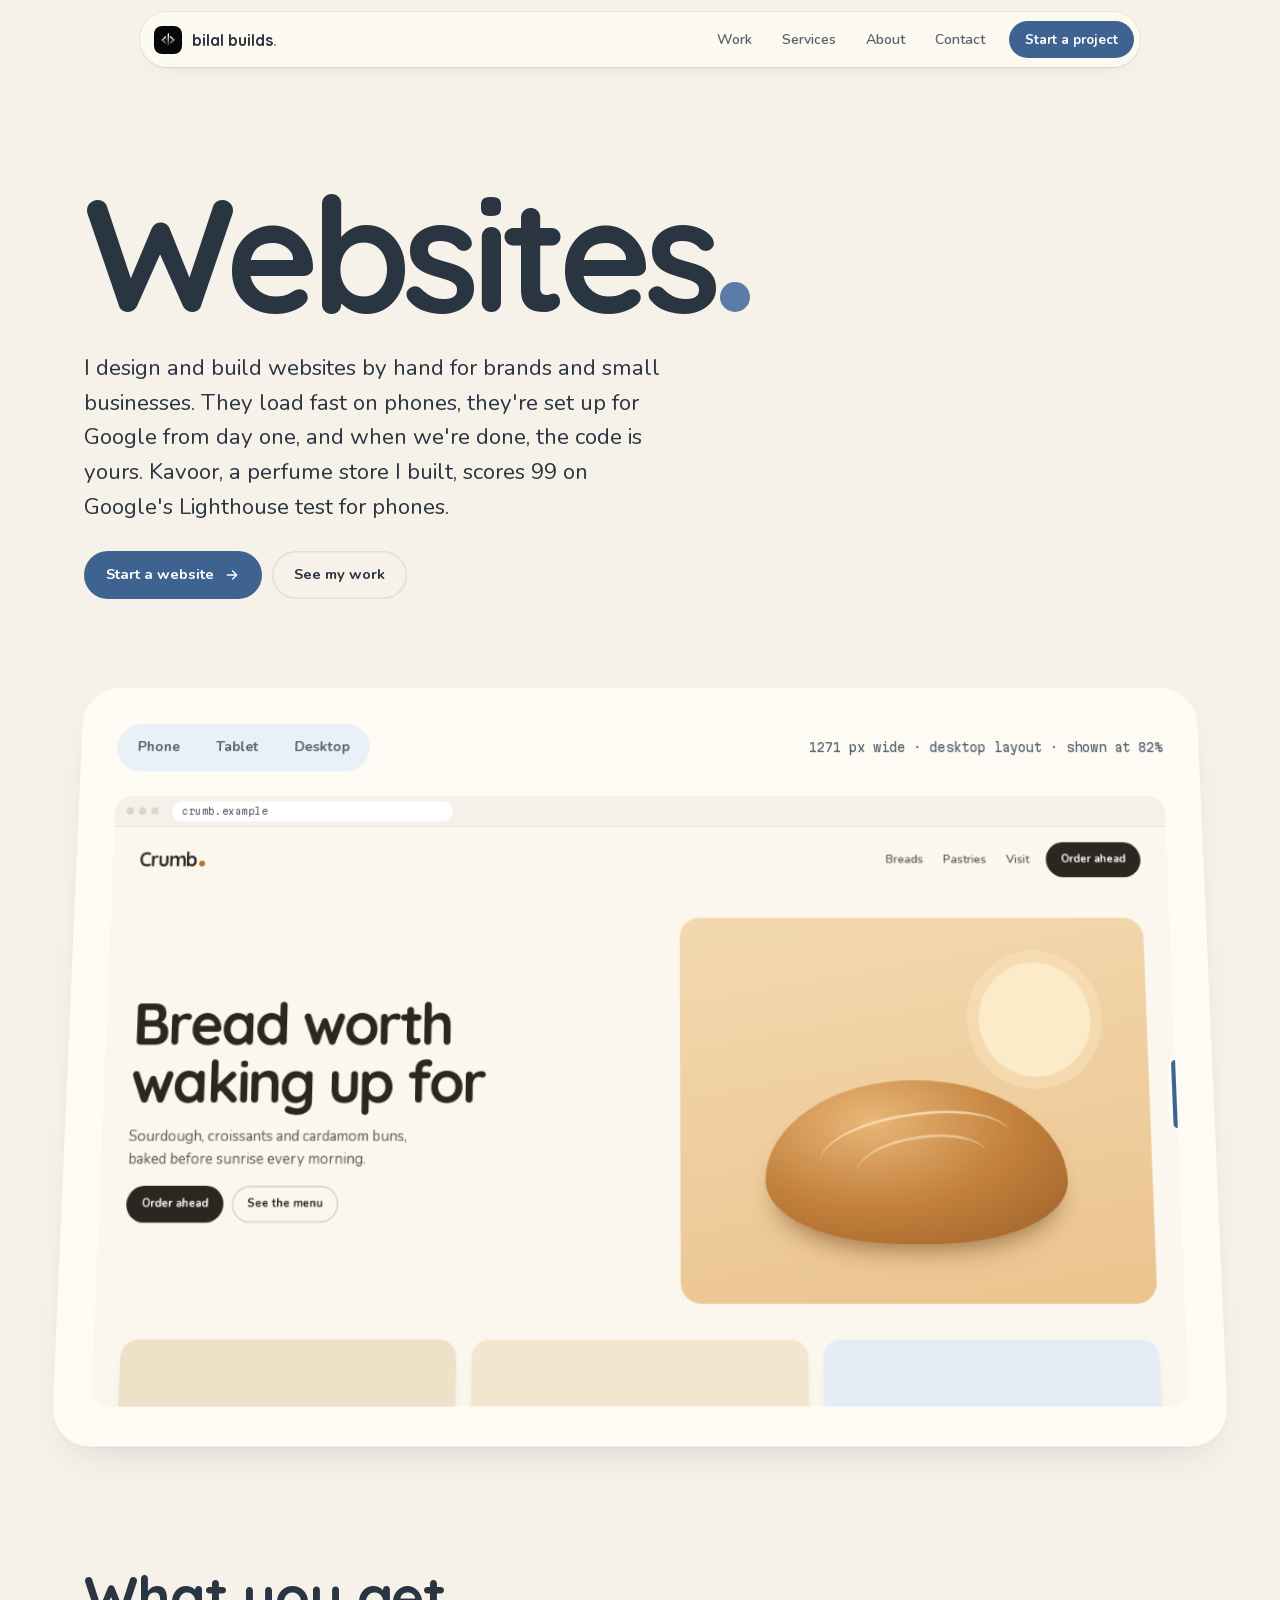
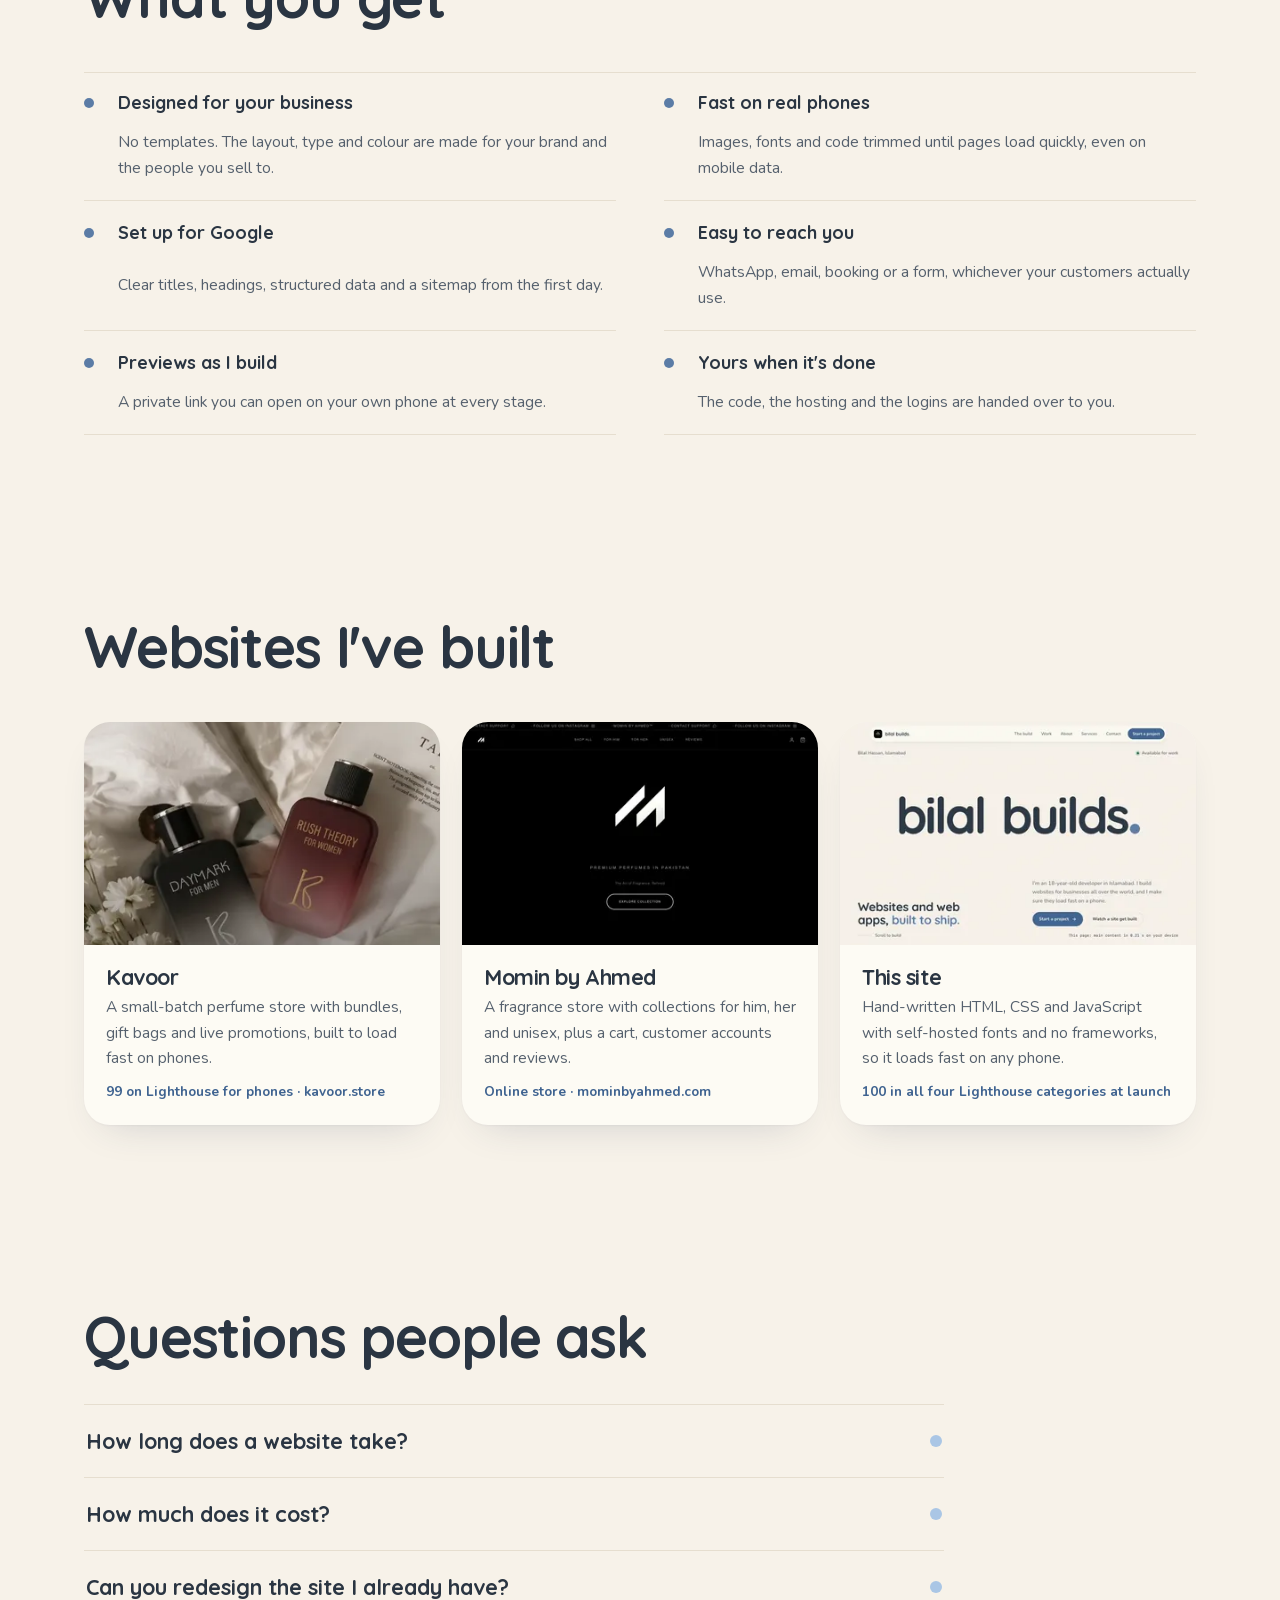
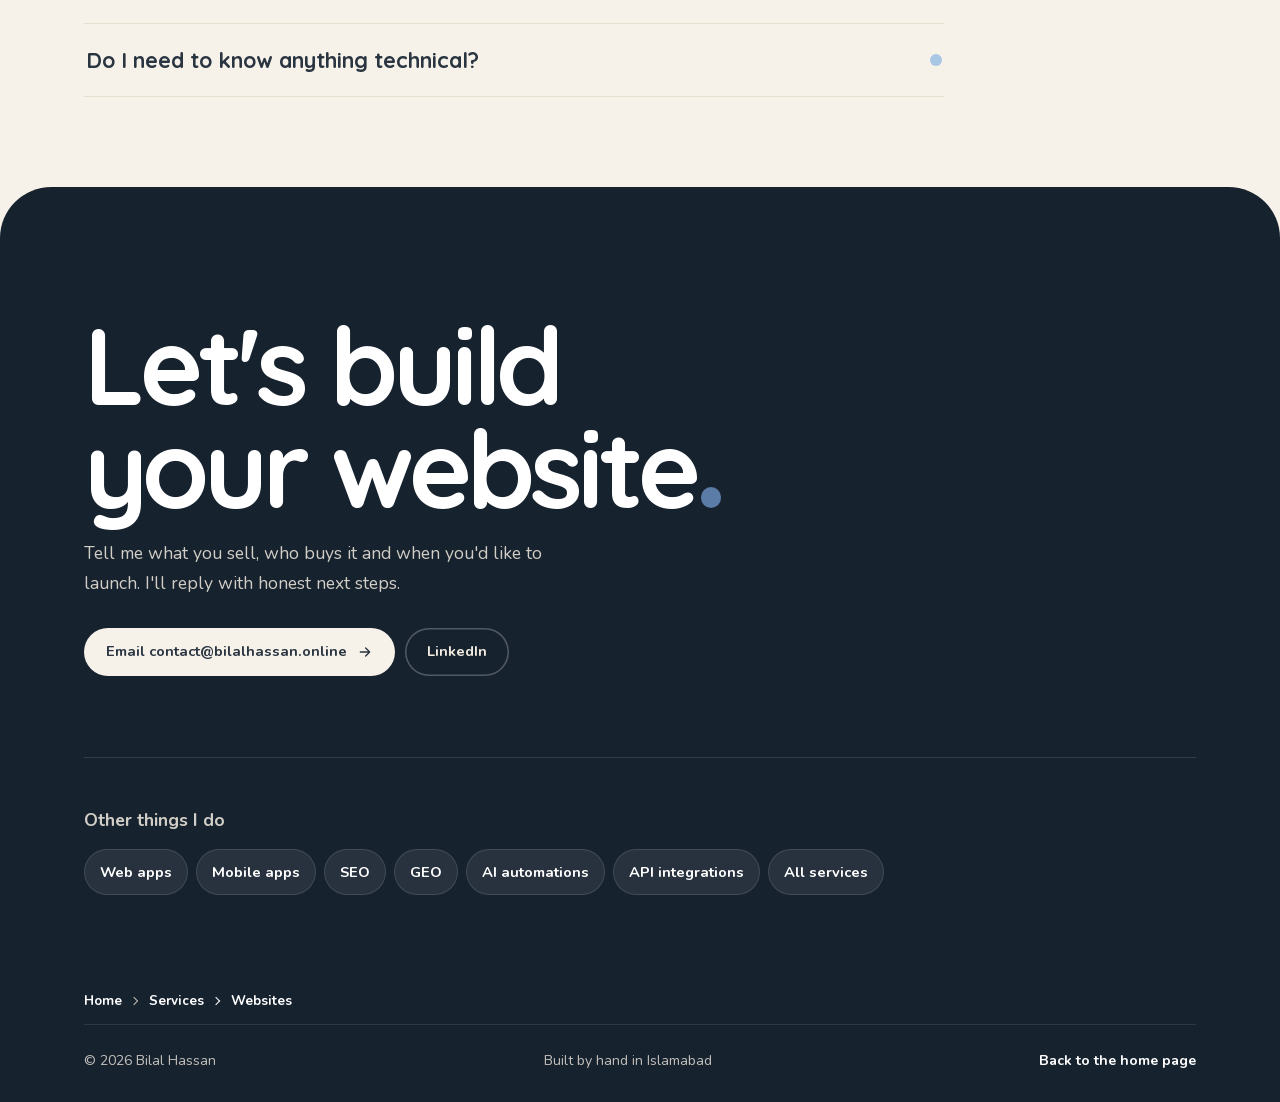
<file: services/websites/index.html>
<!doctype html>
<html lang="en">
<head>
<meta charset="utf-8" />
<meta name="viewport" content="width=device-width, initial-scale=1, viewport-fit=cover" />
<title>Website Design and Development · Bilal Hassan</title>
<meta name="description" content="Custom websites designed and built by hand by Bilal Hassan: fast on phones, set up for Google from day one, and fully yours when it's done." />
<meta name="keywords" content="best developer in Islamabad, Bilal Hassan, bilal builds, best website developer in Islamabad, best web designer in Islamabad, best website designer in Pakistan, best website developer, website design Islamabad, web design Islamabad, website development Islamabad, custom website Pakistan, landing page developer" />
<meta name="author" content="Bilal Hassan" />
<meta name="robots" content="index, follow, max-image-preview:large, max-snippet:-1" />
<meta name="theme-color" content="#F7F2E9" />
<link rel="canonical" href="https://bilalhassan.online/services/websites/" />
<meta property="og:type" content="website" />
<meta property="og:title" content="Website Design and Development · Bilal Hassan" />
<meta property="og:description" content="Custom websites designed and built by hand by Bilal Hassan: fast on phones, set up for Google from day one, and fully yours when it's done." />
<meta property="og:url" content="https://bilalhassan.online/services/websites/" />
<meta property="og:site_name" content="bilal builds." />
<meta property="og:image" content="https://bilalhassan.online/assets/og/websites.jpg" />
<meta property="og:image:width" content="1200" />
<meta property="og:image:height" content="630" />
<meta property="og:image:alt" content="Website Design and Development · Bilal Hassan" />
<meta property="og:locale" content="en_US" />
<meta name="twitter:card" content="summary_large_image" />
<meta name="twitter:title" content="Website Design and Development · Bilal Hassan" />
<meta name="twitter:description" content="Custom websites designed and built by hand by Bilal Hassan: fast on phones, set up for Google from day one, and fully yours when it's done." />
<meta name="twitter:image" content="https://bilalhassan.online/assets/og/websites.jpg" />
<link rel="icon" type="image/svg+xml" href="../../assets/favicon.svg" />
<link rel="icon" type="image/png" href="../../assets/favicon.png" />
<link rel="apple-touch-icon" href="../../assets/logo.png" />
<script type="application/ld+json">
{
  "@context": "https://schema.org",
  "@graph": [
    {
      "@type": "WebPage",
      "@id": "https://bilalhassan.online/services/websites/#webpage",
      "url": "https://bilalhassan.online/services/websites/",
      "name": "Website Design and Development · Bilal Hassan",
      "description": "Custom websites designed and built by hand by Bilal Hassan: fast on phones, set up for Google from day one, and fully yours when it's done.",
      "isPartOf": {
        "@id": "https://bilalhassan.online/#website"
      },
      "about": {
        "@id": "https://bilalhassan.online/#bilal"
      },
      "mainEntity": {
        "@id": "https://bilalhassan.online/services/websites/#service"
      },
      "breadcrumb": {
        "@id": "https://bilalhassan.online/services/websites/#breadcrumb"
      },
      "inLanguage": "en"
    },
    {
      "@type": "Service",
      "@id": "https://bilalhassan.online/services/websites/#service",
      "name": "Website design and development",
      "serviceType": "Website design and development",
      "description": "Custom websites designed and built by hand by Bilal Hassan: fast on phones, set up for Google from day one, and fully yours when it's done.",
      "url": "https://bilalhassan.online/services/websites/",
      "areaServed": "Worldwide",
      "provider": {
        "@id": "https://bilalhassan.online/#bilal"
      }
    },
    {
      "@type": "Person",
      "@id": "https://bilalhassan.online/#bilal",
      "name": "Bilal Hassan",
      "url": "https://bilalhassan.online/",
      "email": "contact@bilalhassan.online",
      "jobTitle": "Full-Stack Web Developer",
      "address": {
        "@type": "PostalAddress",
        "addressLocality": "Islamabad",
        "addressCountry": "PK"
      }
    },
    {
      "@type": "BreadcrumbList",
      "@id": "https://bilalhassan.online/services/websites/#breadcrumb",
      "itemListElement": [
        {
          "@type": "ListItem",
          "position": 1,
          "name": "Home",
          "item": "https://bilalhassan.online/"
        },
        {
          "@type": "ListItem",
          "position": 2,
          "name": "Services",
          "item": "https://bilalhassan.online/services/"
        },
        {
          "@type": "ListItem",
          "position": 3,
          "name": "Websites",
          "item": "https://bilalhassan.online/services/websites/"
        }
      ]
    },
    {
      "@type": "WebSite",
      "@id": "https://bilalhassan.online/#website",
      "url": "https://bilalhassan.online/",
      "name": "bilal builds."
    }
  ]
}
</script>
<script>
  (function (d) {
    d.classList.add('js');
    try { if (matchMedia('(prefers-reduced-motion: reduce)').matches || /[?&]reduced=1/.test(location.search)) d.classList.add('reduce'); } catch (e) {}
  })(document.documentElement);
</script>
<link rel="preload" href="../../assets/fonts/quicksand.woff2" as="font" type="font/woff2" crossorigin />
<link rel="preload" href="../../assets/fonts/nunito.woff2" as="font" type="font/woff2" crossorigin />
<link rel="preload" href="../../assets/fonts/martian-mono.woff2" as="font" type="font/woff2" crossorigin />
<style id="service-css">
/* copied from assets/service.css by tools/sync.mjs: edit that file, then run it */
/* bilal builds. · shared styles for the service pages (each page adds a small block for its own demo) */
@font-face{font-family:'Quicksand';font-style:normal;font-weight:500 700;font-display:optional;src:url(../../assets/fonts/quicksand.woff2) format('woff2');unicode-range:U+0000-00FF,U+0131,U+0152-0153,U+02BB-02BC,U+02C6,U+02DA,U+02DC,U+0304,U+0308,U+0329,U+2000-206F,U+20AC,U+2122,U+2191,U+2193,U+2212,U+2215,U+FEFF,U+FFFD}
/* fonts are 'optional': used if they arrive in time, otherwise these size-matched stand-ins stay for that visit, so text never jumps */
@font-face{font-family:'Nunito Fallback';src:local('Arial'),local('Arimo'),local('Liberation Sans'),local('Roboto');size-adjust:101.33%;ascent-override:99.77%;descent-override:34.84%;line-gap-override:0%}
@font-face{font-family:'Quicksand Fallback';src:local('Arial'),local('Arimo'),local('Liberation Sans'),local('Roboto');size-adjust:110.5%;ascent-override:90.5%;descent-override:22.62%;line-gap-override:0%}
@font-face{font-family:'Nunito';font-style:normal;font-weight:400 800;font-display:optional;src:url(../../assets/fonts/nunito.woff2) format('woff2');unicode-range:U+0000-00FF,U+0131,U+0152-0153,U+02BB-02BC,U+02C6,U+02DA,U+02DC,U+0304,U+0308,U+0329,U+2000-206F,U+20AC,U+2122,U+2191,U+2193,U+2212,U+2215,U+FEFF,U+FFFD}
@font-face{font-family:'Martian Mono';font-style:normal;font-weight:400 500;font-display:optional;src:url(../../assets/fonts/martian-mono.woff2) format('woff2');unicode-range:U+0000-00FF,U+0131,U+0152-0153,U+02BB-02BC,U+02C6,U+02DA,U+02DC,U+0304,U+0308,U+0329,U+2000-206F,U+20AC,U+2122,U+2191,U+2193,U+2212,U+2215,U+FEFF,U+FFFD}

:root{
  --bg:#F7F2E9; --card:#FDFBF4; --ink:#2A3542; --ink-2:#55606D;
  --blue:#5B7CA6; --blue-deep:#3F6390; --blue-soft:#AAC6E5; --chip:#EAF0F7; --warm:#DCE8F5;
  --hairline:#E6DECF; --green:#286B4B; --night:#17222F; --paper-on-dark:#F2ECE1;
  --display:'Quicksand','Quicksand Fallback','Trebuchet MS',sans-serif;
  --font:'Nunito','Nunito Fallback',system-ui,-apple-system,'Segoe UI',sans-serif;
  --mono:'Martian Mono',ui-monospace,'SF Mono',Menlo,monospace;
  --pad:clamp(20px,5vw,72px); --maxw:1240px;
  --ease:cubic-bezier(.22,1,.36,1); --spring:cubic-bezier(.34,1.56,.64,1);
  --shadow:0 1px 2px rgba(40,60,90,.04),0 18px 40px -22px rgba(40,60,90,.22);
  --shadow-sm:0 1px 2px rgba(40,60,90,.04),0 8px 20px -14px rgba(40,60,90,.2);
}
*,*::before,*::after{box-sizing:border-box;margin:0;padding:0}
html{-webkit-text-size-adjust:100%;scroll-behavior:smooth}
html.reduce{scroll-behavior:auto}
html.menu-open body{overflow:hidden}
body{background:var(--bg);color:var(--ink);font:400 17px/1.65 var(--font);-webkit-font-smoothing:antialiased;overflow-x:clip}
img,svg{display:block;max-width:100%}
img{height:auto}
a{color:inherit;text-decoration:none}
button,input,select,textarea{font:inherit;color:inherit}
button{background:none;border:0;cursor:pointer}
a,button{-webkit-tap-highlight-color:transparent;touch-action:manipulation}
ol,ul{list-style:none}
h1,h2,h3{font-family:var(--display);font-weight:700;line-height:1.08;letter-spacing:-.02em;text-wrap:balance}
p{text-wrap:pretty}
::selection{background:var(--blue-soft);color:var(--ink)}
:focus-visible{outline:2.5px solid var(--blue);outline-offset:3px;border-radius:8px}
/* on the night scenes the ring turns soft blue, so it stays visible (3:1 or more against the section) */
[data-dark] :focus-visible,.sheet :focus-visible,.nav.dark :focus-visible,.demo.dark :focus-visible{outline-color:var(--blue-soft)}
.menu-open .nav :focus-visible{outline-color:var(--blue)}
.wrap{max-width:var(--maxw);margin-inline:auto;padding-inline:var(--pad)}
.sr-only{position:absolute;width:1px;height:1px;padding:0;margin:-1px;overflow:hidden;clip:rect(0 0 0 0);white-space:nowrap;border:0}
.skip{position:absolute;left:-9999px;top:0;z-index:500;background:var(--ink);color:#fff;font-weight:700;padding:12px 18px;border-radius:0 0 12px 0}
.skip:focus{left:0}
/* the pulse is a ring under the dot that grows and fades: transform and opacity only, so it runs off the main thread */
.live-dot{position:relative;width:8px;height:8px;flex:none}
.live-dot::before,.live-dot::after{content:"";position:absolute;inset:0;border-radius:50%;background:var(--green)}
.live-dot::before{background:rgba(40,107,75,.5);animation:livepulse 2.4s ease-out infinite}
@keyframes livepulse{70%,100%{transform:scale(3);opacity:0}}

/* buttons */
.btn{position:relative;display:inline-flex;align-items:center;gap:10px;font:700 .92rem/1 var(--font);padding:16px 22px;border-radius:999px;transition:background .25s,color .25s,box-shadow .25s,transform .35s var(--ease)}
.btn svg{width:16px;height:16px;stroke:currentColor;stroke-width:2;fill:none;stroke-linecap:round;stroke-linejoin:round;transition:transform .3s var(--ease)}
.btn:hover svg{transform:translateX(3px)}
.btn-primary{background:var(--blue-deep);color:#fff}
.btn-primary:hover{background:var(--ink)}
.btn-ghost{color:var(--ink);box-shadow:inset 0 0 0 1.5px var(--hairline)}
.btn-ghost:hover{box-shadow:inset 0 0 0 1.5px var(--blue);color:var(--blue-deep)}
.btn-light{background:var(--bg);color:var(--ink)}
.btn-light:hover{background:#fff}
.btn-sm{padding:12px 16px;font-size:.84rem}
.magnetic{transform:translate(var(--mx,0px),var(--my,0px))}
.btn:active{transform:translate(var(--mx,0px),var(--my,0px)) scale(.95);transition-duration:.08s}

/* nav (same pill as the home page) */
.nav{position:fixed;top:12px;left:0;right:0;z-index:200;display:flex;justify-content:center;padding-inline:12px;pointer-events:none}
.nav-in{position:relative;pointer-events:auto;display:flex;align-items:center;gap:4px;width:min(100%,1000px);padding:6px 6px 6px 10px;border-radius:999px;
  background:rgba(253,251,244,.84);-webkit-backdrop-filter:blur(14px) saturate(1.3);backdrop-filter:blur(14px) saturate(1.3);
  box-shadow:0 0 0 1px rgba(42,53,66,.07),var(--shadow-sm);transition:background .45s,color .45s,box-shadow .45s}
.nav.dark .nav-in{background:rgba(23,34,47,.8);color:var(--paper-on-dark);box-shadow:0 0 0 1px rgba(255,255,255,.08),0 10px 30px -18px rgba(0,0,0,.6)}
.nav-in::after{content:"";position:absolute;left:24px;right:24px;bottom:2px;height:2px;border-radius:2px;background:var(--blue);opacity:.55;pointer-events:none;transform-origin:left;transform:scaleX(var(--sp,0))}
.brand{display:inline-flex;align-items:center;gap:10px;font:700 1rem/1 var(--display);margin-right:auto;padding:4px;border-radius:999px}
.brand img{width:28px;height:28px;border-radius:8px;background:#0B0B0C}
.brand .bdot{color:var(--blue)}
.nav.dark .brand .bdot{color:var(--blue-soft)}
.nav-links{display:flex;gap:2px}
.nav-links a{font-weight:600;font-size:.88rem;padding:10px 14px;border-radius:999px;opacity:.78;transition:opacity .2s,background .2s}
.nav-links a:hover,.nav-links a:focus-visible,.nav-links a[aria-current="page"]{opacity:1;background:rgba(91,124,166,.12)}
.nav-cta{margin-left:6px}
.nav.dark .nav-cta{background:var(--paper-on-dark);color:var(--ink)}
.menu-btn{display:none;font:700 .86rem/1 var(--font);padding:13px 18px;border-radius:999px;background:var(--ink);color:var(--bg)}
.sheet{display:none}
@media (max-width:860px){
  .nav-links,.nav-cta{display:none}
  .menu-btn{display:block}
  .sheet{position:fixed;inset:0;z-index:190;display:flex;flex-direction:column;justify-content:flex-end;padding:110px 26px calc(34px + env(safe-area-inset-bottom));
    background:var(--night);color:var(--paper-on-dark);clip-path:circle(0px at calc(100% - 52px) 38px);visibility:hidden;transition:clip-path .6s var(--ease),visibility 0s .6s}
  .menu-open .sheet{clip-path:circle(150% at calc(100% - 52px) 38px);visibility:visible;transition:clip-path .6s var(--ease)}
  .sheet > a{font:700 clamp(2.1rem,10vw,3rem)/1.1 var(--display);letter-spacing:-.02em;color:#fff;padding:9px 0;border-bottom:1px solid rgba(255,255,255,.1);
    opacity:0;transform:translateY(26px);transition:opacity .3s,transform .4s var(--ease)}
  .menu-open .sheet > a{opacity:1;transform:none;transition-delay:calc(.14s + var(--i,0) * 55ms)}
  .menu-open .nav .nav-in{background:var(--card);color:var(--ink)}
}

/* hero: the service name is the headline, ending in the brand's full stop */
.s-hero{padding:clamp(120px,18vh,170px) 0 clamp(40px,7vh,72px)}
.crumbs ol{display:flex;flex-wrap:wrap;align-items:center;font-weight:700;font-size:.92rem;color:var(--ink-2)}
.crumbs li{display:inline-flex;align-items:center}
.crumbs li + li::before{content:"";width:6px;height:6px;margin:0 12px 0 9px;border-top:1.75px solid currentColor;border-right:1.75px solid currentColor;transform:rotate(45deg)}
.crumbs a{display:inline-block;padding:8px 0;transition:color .2s}
.crumbs a:hover{color:var(--blue-deep)}
.crumbs [aria-current]{color:var(--ink)}
/* the breadcrumb lives in the footer, small, the way Apple does it */
.foot .crumbs{padding:6px 0 4px}
.foot .crumbs ol{font-size:.84rem;color:rgba(242,236,225,.78)}
.foot .crumbs a:hover{color:#fff}
.foot .crumbs [aria-current]{color:#fff}
.s-title{margin-top:18px;font-size:clamp(3.3rem,12.5vw,10.5rem);line-height:.9;letter-spacing:-.05em;max-width:12ch}
.s-title .tdot{display:inline-block;width:.19em;height:.19em;margin-left:.04em;border-radius:50%;background:var(--blue)}
.s-title .w{display:inline-block;overflow:hidden;vertical-align:top;padding:.04em .02em .08em;margin:-.04em -.02em -.08em}
.s-title .w > span{display:inline-block}
html.js:not(.reduce) .s-title .w > span{animation:rise .95s var(--ease) both;animation-delay:calc(var(--i,0) * 70ms + 80ms)}
html.js:not(.reduce) .s-title .tdot{animation:dotin .7s var(--spring) both;animation-delay:.55s}
@keyframes rise{from{transform:translateY(110%) rotate(5deg)}}
@keyframes dotin{from{transform:scale(0)}}
.s-lead{margin-top:clamp(20px,3vh,30px);max-width:46ch;font-size:clamp(1.12rem,1.9vw,1.4rem);line-height:1.55;color:var(--ink)}
.cta-row{display:flex;flex-wrap:wrap;gap:10px;margin-top:26px}

/* the demo: one interactive moment per page */
.demo{margin-top:clamp(40px,7vh,72px);border-radius:clamp(24px,3vw,36px);background:var(--card);box-shadow:var(--shadow);padding:clamp(18px,3vw,36px);position:relative;overflow:hidden;overflow:clip}
.demo-note{margin-top:14px;font:400 11px/1.6 var(--mono);color:var(--ink-2)}
.demo.dark{background:var(--night);color:var(--paper-on-dark)}
.demo.dark .demo-note{color:rgba(242,236,225,.72)}

/* content bands */
.band{padding:clamp(60px,10vh,110px) 0}
.band h2{font-size:clamp(2rem,4.6vw,3.6rem);max-width:18ch}
.band .intro{margin-top:16px;max-width:56ch;font-size:1.08rem;color:var(--ink-2)}
.gets{display:grid;grid-template-columns:repeat(2,minmax(0,1fr));gap:2px 48px;margin-top:clamp(28px,5vh,48px);border-top:1.5px solid var(--hairline)}
.gets li{display:grid;grid-template-columns:22px 1fr;gap:12px;align-items:baseline;padding:18px 0;border-bottom:1.5px solid var(--hairline)}
.gets li::before{content:"";grid-column:1;grid-row:1;width:10px;height:10px;border-radius:50%;background:var(--blue);transform:translateY(-1px)}
.gets li > *{grid-column:2}
.gets b{display:block;font:700 1.12rem/1.3 var(--display)}
.gets span{display:block;margin-top:4px;color:var(--ink-2);font-size:.98rem}
@media (max-width:760px){.gets{grid-template-columns:1fr}}

/* proof: real work, linked */
.proof{display:grid;grid-template-columns:repeat(auto-fit,minmax(260px,1fr));gap:clamp(14px,2vw,22px);margin-top:clamp(28px,5vh,48px)}
.pcard{display:flex;flex-direction:column;border-radius:26px;background:var(--card);box-shadow:var(--shadow);overflow:hidden;transition:transform .45s var(--ease),box-shadow .45s}
a.pcard:hover{transform:translateY(-4px);box-shadow:0 1px 2px rgba(40,60,90,.04),0 26px 50px -26px rgba(40,60,90,.32)}
.pcard .pmedia{aspect-ratio:16/10;background:#E8E3DA;overflow:hidden}
.pcard .pmedia img{width:100%;height:100%;object-fit:cover}
.pcard .pbody{padding:20px 22px 22px;display:grid;gap:6px}
.pcard h3{font-size:1.35rem}
.pcard p{color:var(--ink-2);font-size:.97rem}
.pcard .pmeta{font-weight:700;font-size:.85rem;color:var(--blue-deep);margin-top:4px}

/* questions */
.faq{margin-top:clamp(24px,4vh,40px);border-top:1.5px solid var(--hairline);max-width:860px}
.faq details{border-bottom:1.5px solid var(--hairline)}
.faq summary{list-style:none;cursor:pointer;display:flex;justify-content:space-between;align-items:center;gap:20px;padding:22px 2px;font:700 clamp(1.1rem,1.8vw,1.35rem)/1.3 var(--display)}
.faq summary::-webkit-details-marker{display:none}
.faq summary::after{content:"";flex:none;width:12px;height:12px;border-radius:50%;background:var(--blue-soft);transition:transform .3s var(--spring),background .3s}
.faq details[open] summary::after{background:var(--blue);transform:scale(1.4)}
.faq p{padding:0 2px 22px;max-width:62ch;color:var(--ink-2)}

/* closing call to action */
.s-cta{background:var(--night);color:var(--paper-on-dark);border-radius:clamp(28px,4vw,52px) clamp(28px,4vw,52px) 0 0;padding:clamp(90px,14vh,150px) 0 clamp(60px,9vh,90px)}
.s-cta h2{font-size:clamp(2.6rem,8.5vw,7.4rem);line-height:.95;letter-spacing:-.045em;color:#fff;max-width:11ch}
.s-cta h2 .tdot{display:inline-block;width:.19em;height:.19em;margin-left:.04em;border-radius:50%;background:var(--blue)}
.s-cta p{margin-top:20px;max-width:46ch;color:rgba(242,236,225,.85);font-size:1.1rem}
.s-cta .cta-row{margin-top:30px}
.s-cta .btn-ghost{color:var(--paper-on-dark);box-shadow:inset 0 0 0 1.5px rgba(255,255,255,.25)}
.s-cta .btn-ghost:hover{color:#fff;box-shadow:inset 0 0 0 1.5px var(--blue-soft)}
.more{margin-top:clamp(56px,9vh,90px);padding-top:28px;border-top:1px solid rgba(255,255,255,.12)}
.more p{font-weight:700;color:rgba(242,236,225,.85);margin-bottom:14px}
.more ul{display:flex;flex-wrap:wrap;gap:8px}
.more a{display:inline-flex;padding:11px 16px;border-radius:999px;background:rgba(255,255,255,.07);box-shadow:inset 0 0 0 1px rgba(255,255,255,.12);font-weight:700;font-size:.92rem;color:#fff;transition:background .2s}
.more a:hover{background:rgba(255,255,255,.14)}
.foot{background:var(--night);color:rgba(242,236,225,.78);font-size:.88rem;padding-bottom:30px}
.foot-in{display:flex;flex-wrap:wrap;justify-content:space-between;gap:10px 24px;padding-top:24px;border-top:1px solid rgba(255,255,255,.1)}
.foot a{color:#fff;font-weight:700}

/* the dot follows the pointer (fine pointers only) */
.cursor{position:fixed;left:0;top:0;z-index:400;width:12px;height:12px;margin:-6px 0 0 -6px;border-radius:50%;background:var(--blue);box-shadow:0 0 0 2px rgba(253,251,244,.9);
  pointer-events:none;opacity:0;transform:translate3d(var(--cx,-60px),var(--cy,-60px),0);transition:opacity .3s,width .3s var(--ease),height .3s var(--ease),margin .3s var(--ease),background .3s,box-shadow .3s}
.cursor.on{opacity:1}
.cursor.big{width:44px;height:44px;margin:-22px 0 0 -22px;background:rgba(91,124,166,.16);box-shadow:inset 0 0 0 1.5px var(--blue)}

@media (hover:none){.btn:active{transform:scale(.96);transition:transform .08s}}
@media (prefers-reduced-motion:reduce){
  *,*::before,*::after{animation-duration:.01ms !important;animation-iteration-count:1 !important;transition-duration:.01ms !important}
}

/* shared demo controls */
.demo-bar{display:flex;flex-wrap:wrap;align-items:center;justify-content:space-between;gap:12px 20px;margin-bottom:clamp(16px,2.4vw,24px)}
.seg{display:inline-flex;flex-wrap:wrap;gap:4px;padding:4px;border-radius:26px;background:var(--chip)}
.seg button{font-weight:700;font-size:.86rem;line-height:1.2;padding:11px 16px;border-radius:999px;color:var(--ink-2);transition:background .25s,color .25s,box-shadow .25s}
.seg button:hover{color:var(--ink)}
.seg button[aria-pressed="true"]{background:var(--card);color:var(--ink);box-shadow:var(--shadow-sm)}
.demo.dark .seg{background:rgba(255,255,255,.08)}
.demo.dark .seg button{color:rgba(242,236,225,.8)}
.demo.dark .seg button:hover{color:#fff}
.demo.dark .seg button[aria-pressed="true"]{background:var(--paper-on-dark);color:var(--ink)}
.fld{display:grid;gap:6px;font-weight:700;font-size:.82rem;color:var(--ink-2)}
.fld input,.fld select,.fld textarea{width:100%;font:500 16px/1.3 var(--font);color:var(--ink);background:#fff;border:1.5px solid var(--hairline);border-radius:12px;padding:11px 12px;transition:border-color .2s,box-shadow .2s}
.fld textarea{resize:vertical}
.fld input:focus,.fld select:focus,.fld textarea:focus{outline:none;border-color:var(--blue);box-shadow:0 0 0 3px rgba(91,124,166,.2)}
.fld.dark{color:rgba(242,236,225,.8)}
.fld.dark input,.fld.dark textarea{background:rgba(255,255,255,.06);border-color:rgba(255,255,255,.16);color:#fff}
.fld.dark input:focus,.fld.dark textarea:focus{border-color:var(--blue-soft);box-shadow:0 0 0 3px rgba(170,198,229,.2)}

/* proof cards without a photo: typographic art, decorative only */
.pcard .ptag{font-weight:700;font-size:.8rem;color:var(--blue-deep)}
.pcard.text .pbody{padding:24px 24px 26px}
.pmedia.art{position:relative;display:grid;place-items:center;overflow:hidden}
.pmedia.art-num{background:var(--night);color:#fff}
.art-num b{font:700 clamp(4.2rem,8vw,6.4rem)/1 var(--display);letter-spacing:-.05em}
.art-num b i{display:inline-block;width:.19em;height:.19em;margin-left:.04em;border-radius:50%;background:var(--blue)}
.art-num small{position:absolute;left:22px;bottom:16px;font:400 11px/1.4 var(--mono);color:rgba(242,236,225,.78)}
.pmedia.art-bp{background:#1E3550}
.art-bp svg{width:86%;height:auto;fill:none;stroke:rgba(214,229,245,.62);stroke-width:2;stroke-linecap:round;stroke-linejoin:round}
.art-bp svg .acc{stroke:#8FB4DD;stroke-width:3}
.pmedia.art-flow{background:var(--chip)}
.art-flow ol{display:flex;flex-direction:column;gap:10px;width:78%}
.art-flow li{display:flex;align-items:center;gap:10px;padding:10px 14px;border-radius:999px;background:var(--card);box-shadow:var(--shadow-sm);font-weight:700;font-size:.9rem}
.art-flow li::before{content:"";width:9px;height:9px;flex:none;border-radius:50%;background:var(--blue)}
.art-flow li:nth-child(2){margin-left:9%}
.art-flow li:nth-child(3){margin-left:18%}
.pmedia.art-code{background:var(--night);place-items:stretch}
.art-code pre{margin:0;padding:18px 20px;overflow:hidden;font:400 11.5px/1.65 var(--mono);color:rgba(242,236,225,.86);white-space:pre}
.art-code pre:focus-visible{outline-color:var(--blue-soft);outline-offset:-3px}
.art-code .k{color:#9CC0E8}
.art-code .s{color:#C9DDB4}

.pcard .ptags{display:flex;flex-wrap:wrap;gap:6px;margin-bottom:2px}
.pcard .ptags span{padding:5px 10px;border-radius:999px;background:var(--chip);color:var(--blue-deep);font-weight:700;font-size:.76rem;line-height:1.2}
.pmedia.art-pr{background:var(--night)}
.art-pr .pr{width:86%;display:grid;gap:9px;padding:16px 18px;border-radius:16px;background:#0F1822;box-shadow:inset 0 0 0 1px rgba(255,255,255,.1)}
.art-pr .pr-top{display:flex;align-items:center;justify-content:space-between;gap:10px}
.art-pr .pr-state{display:inline-flex;align-items:center;gap:6px;padding:5px 11px;border-radius:999px;background:#7A4FD0;color:#fff;font:700 .76rem/1 var(--font)}
.art-pr .pr-state::before{content:"";width:7px;height:7px;border-radius:50%;background:#fff}
.art-pr .pr-num,.art-pr .pr-repo{font:400 11px/1.4 var(--mono);color:rgba(242,236,225,.82)}
.art-pr .pr-title{font:700 clamp(.84rem,1.3vw,.98rem)/1.35 var(--display);color:#fff}
.art-pr .pr-diff{display:flex;gap:10px;font:500 11px/1 var(--mono);color:rgba(242,236,225,.82)}
.art-pr .pr-diff i,.art-pr .pr-diff em{font-style:normal}
.art-pr .pr-diff i{color:#9FD9B9}
.art-pr .pr-diff em{color:#F2B8A8}

/* scroll motion; html.sjs is set by service.js, so nothing is hidden if the script never loads.
   The cards' small offset hides nothing, so it is on from the first paint and they never jump when the script starts.
   Transitions sit on the .in state only: switching a start position on never sets off a movement of its own. */
html.sjs:not(.reduce) [data-tilt]{transform:perspective(1400px) translateY(calc((1 - var(--rv,1)) * 46px)) rotateX(calc((1 - var(--rv,1)) * 11deg));transform-origin:50% 0}
html.js:not(.reduce) [data-rise]{transform:translateY(40px)}
html.js:not(.reduce) [data-rise].in{transform:none;transition:transform 1.1s var(--ease);transition-delay:calc(var(--i,0) * 90ms)}
html.sjs:not(.reduce) .rise .w > span{transform:translateY(110%) rotate(5deg)}
html.sjs:not(.reduce) .rise.in .w > span{transform:none;transition:transform .95s var(--ease);transition-delay:calc(var(--i,0) * 70ms)}
html.sjs:not(.reduce) .rise .tdot{transform:scale(0)}
html.sjs:not(.reduce) .rise.in .tdot{transform:none;transition:transform .7s var(--spring) .45s}
/* the first render only lays out the top of the page; service.js then shows the sections below one per frame (.shown),
   so no single task has to lay out the whole page. Without the script, they still render as they scroll into view. */
html.js:not(.cv-off) main > section:not(.s-hero):not(.shown),html.js:not(.cv-off) .foot:not(.shown){content-visibility:auto;contain-intrinsic-size:auto 900px}
.s-cta h2 .w{display:inline-block;overflow:hidden;vertical-align:top;padding:.04em .02em .1em;margin:-.04em -.02em -.1em}
.s-cta h2 .w > span{display:inline-block}

@media print{
  .nav,.sheet,.cursor,.s-cta,.foot,.skip{display:none !important}
  body{background:#fff}
}
</style>
<style>
  /* the readout keeps one size while its text changes (44ch fits the longest one; phones keep room for two lines), so nothing around it moves */
  .rs-read{min-width:min(44ch,100%);font:400 12px/1.4 var(--mono);color:var(--ink-2)}
  @media (max-width:600px){.rs-read{min-height:2.8em}}
  .rs-stage{position:relative;height:clamp(440px,64vh,620px);border-radius:18px;overflow:hidden;
    background:repeating-linear-gradient(90deg,transparent 0 79px,rgba(42,53,66,.05) 79px 80px),#EFE9DE}
  .rs-frame{position:absolute;left:0;top:0;display:flex;flex-direction:column;width:calc(var(--vw,1280) * 1px);height:calc(var(--vh,600) * 1px);
    transform:scale(var(--s,1));transform-origin:0 0;background:#fff;border-radius:calc(14px / var(--s,1));overflow:hidden;
    box-shadow:0 0 0 1px rgba(42,53,66,.1),0 20px 40px -24px rgba(40,60,90,.35)}
  .rs-chrome{flex:none;display:flex;align-items:center;gap:6px;height:38px;padding:0 14px;background:#F4F1EA;border-bottom:1px solid #E6E0D4}
  .rs-chrome i{width:9px;height:9px;border-radius:50%;background:#DCD5C8}
  .rs-chrome span{margin-left:10px;flex:0 1 340px;min-width:0;height:24px;border-radius:999px;background:#fff;font:400 11px/24px var(--mono);color:#59636F;padding:0 12px;overflow:hidden;white-space:nowrap}
  .rs-view{flex:1;min-height:0;overflow:auto;container:mock / inline-size;scrollbar-width:thin}
  .rs-view:focus-visible{outline-offset:-3px;border-radius:0 0 calc(14px / var(--s,1)) calc(14px / var(--s,1))}
  .rs-handle{position:absolute;top:0;bottom:0;left:calc(var(--hx,100%) - 22px);width:44px;display:grid;place-items:center;cursor:ew-resize;touch-action:none;z-index:2;border-radius:12px}
  .rs-handle span{width:8px;height:64px;border-radius:999px;background:var(--blue-deep);box-shadow:0 0 0 4px rgba(253,251,244,.92),0 6px 16px -6px rgba(40,60,90,.5);transition:transform .3s var(--spring)}
  .rs-handle:hover span,.rs-handle.drag span{transform:scaleY(1.18)}
  .rs.hint .rs-handle span{animation:nudge 1.6s var(--ease) 2}
  @keyframes nudge{30%{transform:translateX(-7px) scaleY(1.1)}60%{transform:translateX(3px)}}
  .rs-tap{display:none}
  @media (max-width:640px){.rs-handle,.rs-drag{display:none}.rs-tap{display:inline}}

  /* the made-up bakery: one layout, three container sizes */
  .mk{--mk-ink:#2B2620;--mk-soft:#5F554B;--mk-cream:#FBF6EE;--mk-crust:#B8742F;min-height:100%;display:flex;flex-direction:column;background:var(--mk-cream);color:var(--mk-ink);font:400 15px/1.5 var(--font)}
  .mk-nav{display:flex;align-items:center;gap:20px;padding:18px 32px}
  .mk-logo{display:inline-flex;align-items:baseline;font:700 23px/1 var(--display);letter-spacing:-.02em}
  .mk-logo i{width:7px;height:7px;margin-left:2px;border-radius:50%;background:var(--mk-crust)}
  .mk-links{display:flex;gap:24px;margin-left:auto;font-weight:600;font-size:14px;color:var(--mk-soft)}
  .mk-btn{display:inline-flex;align-items:center;justify-content:center;padding:11px 18px;border-radius:999px;background:var(--mk-ink);color:#fff;font-weight:700;font-size:13px;white-space:nowrap}
  .mk-btn.ghost{background:transparent;color:var(--mk-ink);box-shadow:inset 0 0 0 1.5px #D9CDBB}
  .mk-burger{display:none;flex-direction:column;align-items:center;justify-content:center;gap:5px;margin-left:auto;width:40px;height:40px;border-radius:50%;background:#F0E7D8}
  .mk-burger i{width:16px;height:2px;border-radius:2px;background:var(--mk-ink)}
  .mk-hero{display:grid;grid-template-columns:1.1fr 1fr;gap:40px;align-items:center;padding:30px 32px 40px}
  .mk-copy{display:flex;flex-direction:column;gap:18px}
  .mk-h{font:700 clamp(28px,5.6cqi,68px)/.98 var(--display);letter-spacing:-.04em;max-width:11ch}
  .mk-p{max-width:36ch;font-size:clamp(14px,1.5cqi,17px);color:var(--mk-soft)}
  .mk-ctas{display:flex;flex-wrap:wrap;gap:10px}
  .mk-art{position:relative;aspect-ratio:5/4;border-radius:24px;overflow:hidden;background:linear-gradient(170deg,#F4D9B0,#EBC48E)}
  .mk-art .sun{position:absolute;right:12%;top:12%;width:24%;aspect-ratio:1;border-radius:50%;background:#FBEBC9;box-shadow:0 0 0 14px rgba(251,235,201,.35)}
  .mk-art .loaf{position:absolute;left:50%;bottom:15%;width:64%;aspect-ratio:1.9;transform:translateX(-50%);border-radius:50% 50% 44% 44%/62% 62% 38% 38%;
    background:radial-gradient(110% 120% at 35% 25%,#E9B778,#C2803C 45%,#8F5524);box-shadow:0 20px 28px -14px rgba(96,52,16,.55)}
  .mk-art .loaf::before,.mk-art .loaf::after{content:"";position:absolute;border-radius:50%;border-top:3px solid rgba(255,236,204,.72);transform:rotate(-8deg)}
  .mk-art .loaf::before{left:18%;right:18%;top:20%;height:44%}
  .mk-art .loaf::after{left:30%;right:26%;top:34%;height:36%;opacity:.8}
  .mk-cards{display:grid;grid-template-columns:repeat(3,1fr);gap:18px;padding:0 32px 34px}
  .mk-card{display:flex;flex-direction:column;border-radius:20px;background:#fff;overflow:hidden;box-shadow:0 1px 2px rgba(60,40,20,.05),0 12px 24px -18px rgba(60,40,20,.3)}
  .mk-img{display:block;aspect-ratio:4/3;background:#EAD9BF}
  .mk-img.a{background:radial-gradient(42% 34% at 50% 58%,#B47634 0 70%,transparent 72%),#EFE1C8}
  .mk-img.b{background:radial-gradient(40% 22% at 50% 58%,#DCA04E 0 70%,transparent 72%),#F3E6CF}
  .mk-img.c{background:radial-gradient(26% 26% at 50% 56%,#C9873F 0 70%,transparent 72%),#E4ECF5}
  .mk-ct{display:flex;flex-direction:column;gap:3px;padding:14px 16px 16px}
  .mk-ct b{font:700 16px/1.2 var(--display)}
  .mk-ct span{font-size:13px;color:#6E6357}
  .mk-foot{display:flex;justify-content:space-between;gap:12px;margin-top:auto;padding:18px 32px;border-top:1px solid #EADFCF;font-size:13px;color:#6E6357}
  .mk-sticky{display:none}
  @container mock (max-width: 899px){
    .mk-nav{padding:16px 24px}
    .mk-links{gap:18px}
    .mk-hero{gap:24px;padding:22px 24px 30px}
    .mk-cards{grid-template-columns:repeat(2,1fr);gap:14px;padding:0 24px 28px}
    .mk-card:last-child{grid-column:1 / -1;flex-direction:row}
    .mk-card:last-child .mk-img{width:42%;aspect-ratio:auto}
    .mk-card:last-child .mk-ct{justify-content:center;padding:18px 22px}
    .mk-foot{padding:16px 24px}
  }
  @container mock (max-width: 559px){
    .mk-links,.mk-nav-btn{display:none}
    .mk-burger{display:flex}
    .mk-nav{padding:14px 18px}
    .mk-hero{grid-template-columns:1fr;gap:18px;padding:4px 18px 24px}
    .mk-art{order:-1;aspect-ratio:16/10}
    .mk-h{font-size:clamp(30px,10cqi,44px)}
    .mk-ctas .mk-btn{flex:1}
    .mk-cards{grid-template-columns:1fr;gap:12px;padding:0 18px 22px}
    .mk-card,.mk-card:last-child{flex-direction:row;align-items:center}
    .mk-img,.mk-card:last-child .mk-img{flex:none;width:92px;aspect-ratio:1}
    .mk-ct,.mk-card:last-child .mk-ct{padding:12px 16px}
    .mk-foot{flex-direction:column;gap:2px;padding:16px 18px}
    .mk-sticky{display:block;position:sticky;bottom:0;padding:12px 18px 16px;background:linear-gradient(rgba(251,246,238,0),var(--mk-cream) 40%)}
    .mk-sticky .mk-btn{width:100%;padding:14px}
  }
</style>
</head>
<body>
<a class="skip" href="#main">Skip to content</a>

<header class="nav" id="nav">
  <div class="nav-in">
    <a class="brand" href="../../" aria-label="bilal builds, home">
      <img src="../../assets/logo-96.webp" width="28" height="28" alt="" />
      <span>bilal builds<span class="bdot">.</span></span>
    </a>
    <nav class="nav-links" aria-label="Primary">
      <a href="../../#work">Work</a>
      <a href="../">Services</a>
      <a href="../../#about">About</a>
      <a href="#contact">Contact</a>
    </nav>
    <a class="btn btn-primary btn-sm nav-cta" href="#contact">Start a project</a>
    <button class="menu-btn" id="menuBtn" type="button" aria-expanded="false" aria-controls="sheet">Menu</button>
  </div>
</header>
<nav class="sheet" id="sheet" aria-label="Menu">
  <a href="../../" style="--i:0">Home</a>
  <a href="../../#work" style="--i:1">Work</a>
  <a href="../" style="--i:2">Services</a>
  <a href="../../#about" style="--i:3">About</a>
  <a href="#contact" style="--i:4">Contact</a>
</nav>

<main id="main">
  <section class="s-hero" aria-labelledby="page-h">
    <div class="wrap">
      <h1 id="page-h" class="s-title"><span class="w"><span style="--i:0">Websites</span></span><span class="tdot" aria-hidden="true"></span></h1>
      <p class="s-lead">I design and build websites by hand for brands and small businesses. They load fast on phones, they're set up for Google from day one, and when we're done, the code is yours. Kavoor, a perfume store I built, scores 99 on Google's Lighthouse test for phones.</p>
      <div class="cta-row">
        <a class="btn btn-primary magnetic" href="mailto:contact@bilalhassan.online?subject=Website%20project&amp;body=Hi%20Bilal%2C%0A%0AWhat%20I%20need%3A%20%0ATimeline%3A%20%0ARough%20budget%3A%20%0A%0AThanks%21">Start a website <svg viewBox="0 0 24 24" width="16" height="16" aria-hidden="true"><path d="M5 12h14M13 6l6 6-6 6"/></svg></a>
        <a class="btn btn-ghost" href="../../#work">See my work</a>
      </div>
      <div class="demo rs" id="rs" data-tilt>
        <div class="demo-bar">
          <div class="seg" role="group" aria-label="Preview size">
            <button type="button" data-w="390" aria-pressed="false">Phone</button>
            <button type="button" data-w="820" aria-pressed="false">Tablet</button>
            <button type="button" data-w="1280" aria-pressed="true">Desktop</button>
          </div>
          <p class="rs-read" id="rsRead">1280 px wide · desktop layout</p>
        </div>
        <div class="rs-stage" id="rsStage">
          <div class="rs-frame" id="rsFrame" data-nosnippet>
            <div class="rs-chrome" aria-hidden="true"><i></i><i></i><i></i><span>crumb.example</span></div>
            <div class="rs-view" tabindex="0" role="region" aria-label="Preview of the made-up bakery site, scrollable">
              <div class="mk" aria-hidden="true">
                <div class="mk-nav">
                  <span class="mk-logo">Crumb<i></i></span>
                  <span class="mk-links"><span>Breads</span><span>Pastries</span><span>Visit</span></span>
                  <span class="mk-btn mk-nav-btn">Order ahead</span>
                  <span class="mk-burger"><i></i><i></i></span>
                </div>
                <div class="mk-hero">
                  <div class="mk-copy">
                    <span class="mk-h">Bread worth waking up for</span>
                    <span class="mk-p">Sourdough, croissants and cardamom buns, baked before sunrise every morning.</span>
                    <span class="mk-ctas"><span class="mk-btn">Order ahead</span><span class="mk-btn ghost">See the menu</span></span>
                  </div>
                  <div class="mk-art"><span class="sun"></span><span class="loaf"></span></div>
                </div>
                <div class="mk-cards">
                  <span class="mk-card"><span class="mk-img a"></span><span class="mk-ct"><b>Country sourdough</b><span>Slow 48-hour rise</span></span></span>
                  <span class="mk-card"><span class="mk-img b"></span><span class="mk-ct"><b>Butter croissant</b><span>Folded by hand</span></span></span>
                  <span class="mk-card"><span class="mk-img c"></span><span class="mk-ct"><b>Cardamom bun</b><span>The one people queue for</span></span></span>
                </div>
                <div class="mk-foot"><span>12 Mill Lane</span><span>Open 7am to 3pm</span></div>
                <div class="mk-sticky"><span class="mk-btn">Order ahead</span></div>
              </div>
            </div>
          </div>
          <div class="rs-handle" id="rsHandle" role="slider" tabindex="0" aria-label="Preview width" aria-valuemin="320" aria-valuemax="1280" aria-valuenow="1280" aria-valuetext="1280 pixels, desktop layout"><span></span></div>
        </div>
        <p class="sr-only" id="rsLive" aria-live="polite"></p>
      </div>
      <p class="demo-note">A made-up bakery, built for this page. <span class="rs-drag">Drag the handle or pick a size.</span><span class="rs-tap">Pick a size.</span> It's one page, rearranging itself for each screen.</p>
    </div>
  </section>

  <section class="band" aria-labelledby="gets-h">
    <div class="wrap">
      <h2 id="gets-h">What you get</h2>
      <ul class="gets">
        <li><b>Designed for your business</b><span>No templates. The layout, type and colour are made for your brand and the people you sell to.</span></li>
        <li><b>Fast on real phones</b><span>Images, fonts and code trimmed until pages load quickly, even on mobile data.</span></li>
        <li><b>Set up for Google</b><span>Clear titles, headings, structured data and a sitemap from the first day.</span></li>
        <li><b>Easy to reach you</b><span>WhatsApp, email, booking or a form, whichever your customers actually use.</span></li>
        <li><b>Previews as I build</b><span>A private link you can open on your own phone at every stage.</span></li>
        <li><b>Yours when it's done</b><span>The code, the hosting and the logins are handed over to you.</span></li>
      </ul>
    </div>
  </section>

  <section class="band" aria-labelledby="proof-h">
    <div class="wrap">
      <h2 id="proof-h">Websites I've built</h2>
      <div class="proof">
        <a class="pcard" href="https://kavoor.store" target="_blank" rel="noopener noreferrer" data-rise style="--i:0">
          <div class="pmedia"><img src="../../assets/kavoor-photo.webp" srcset="../../assets/kavoor-photo-400.webp 400w, ../../assets/kavoor-photo.webp 780w" sizes="(max-width: 593px) 90vw, (max-width: 906px) 45vw, 360px" width="780" height="829" alt="Kavoor's homepage photo: two perfume bottles on white linen." loading="lazy" decoding="async" /></div>
          <div class="pbody">
            <h3>Kavoor</h3>
            <p>A small-batch perfume store with bundles, gift bags and live promotions, built to load fast on phones.</p>
            <p class="pmeta">99 on Lighthouse for phones · kavoor.store</p>
          </div>
          <span class="sr-only"> (opens in a new tab)</span>
        </a>
        <a class="pcard" href="https://mominbyahmed.com" target="_blank" rel="noopener noreferrer" data-rise style="--i:1">
          <div class="pmedia"><img src="../../assets/momin-desktop.webp" srcset="../../assets/momin-desktop-400.webp 400w, ../../assets/momin-desktop-800.webp 800w, ../../assets/momin-desktop.webp 1200w" sizes="(max-width: 593px) 90vw, (max-width: 906px) 45vw, 360px" width="1200" height="750" alt="The Momin by Ahmed homepage: the M logo above Premium perfumes in Pakistan." loading="lazy" decoding="async" /></div>
          <div class="pbody">
            <h3>Momin by Ahmed</h3>
            <p>A fragrance store with collections for him, her and unisex, plus a cart, customer accounts and reviews.</p>
            <p class="pmeta">Online store · mominbyahmed.com</p>
          </div>
          <span class="sr-only"> (opens in a new tab)</span>
        </a>
        <a class="pcard" href="../../" data-rise style="--i:2">
          <div class="pmedia"><img src="../../assets/site-home.webp" srcset="../../assets/site-home-400.webp 400w, ../../assets/site-home-600.webp 600w, ../../assets/site-home-800.webp 800w, ../../assets/site-home.webp 1200w" sizes="(max-width: 593px) 90vw, (max-width: 906px) 45vw, 360px" width="1200" height="750" alt="The bilalhassan.online home page, with the bilal builds wordmark." loading="lazy" decoding="async" /></div>
          <div class="pbody">
            <h3>This site</h3>
            <p>Hand-written HTML, CSS and JavaScript with self-hosted fonts and no frameworks, so it loads fast on any phone.</p>
            <p class="pmeta">100 in all four Lighthouse categories at launch</p>
          </div>
        </a>
      </div>
    </div>
  </section>

  <section class="band" aria-labelledby="faq-h">
    <div class="wrap">
      <h2 id="faq-h">Questions people ask</h2>
      <div class="faq">
        <details>
          <summary>How long does a website take?</summary>
          <p>It depends on how many pages you need and how ready your words and photos are. We agree on a timeline before I start, and you see previews the whole way through, so nothing is a surprise at the end.</p>
        </details>
        <details>
          <summary>How much does it cost?</summary>
          <p>It depends on the pages and features. You get a price before any work starts, and it only changes if we both agree to change what's being built.</p>
        </details>
        <details>
          <summary>Can you redesign the site I already have?</summary>
          <p>Yes. I start by testing your current site with Google's Lighthouse, so we both know what's slow or broken before anything changes, and we keep whatever already works.</p>
        </details>
        <details>
          <summary>Do I need to know anything technical?</summary>
          <p>No. You tell me about your business and your customers, and I handle the rest, in plain English or Urdu.</p>
        </details>
      </div>
    </div>
  </section>

  <section class="s-cta" id="contact" aria-labelledby="contact-h" data-dark>
    <div class="wrap">
      <h2 id="contact-h" class="rise"><span class="w"><span style="--i:0">Let's</span></span> <span class="w"><span style="--i:1">build</span></span> <span class="w"><span style="--i:2">your</span></span> <span class="w"><span style="--i:3">website</span></span><span class="tdot" aria-hidden="true"></span></h2>
      <p>Tell me what you sell, who buys it and when you'd like to launch. I'll reply with honest next steps.</p>
      <div class="cta-row">
        <a class="btn btn-light magnetic" href="mailto:contact@bilalhassan.online?subject=Website%20project&amp;body=Hi%20Bilal%2C%0A%0AWhat%20I%20need%3A%20%0ATimeline%3A%20%0ARough%20budget%3A%20%0A%0AThanks%21">Email contact@bilalhassan.online <svg viewBox="0 0 24 24" width="16" height="16" aria-hidden="true"><path d="M5 12h14M13 6l6 6-6 6"/></svg></a>
        <a class="btn btn-ghost" href="https://www.linkedin.com/in/bilal-hassan-363a15371/" target="_blank" rel="noopener noreferrer">LinkedIn<span class="sr-only"> (opens in a new tab)</span></a>
      </div>
      <nav class="more" aria-label="Other services">
        <p>Other things I do</p>
        <ul>
          <li><a href="../web-apps/">Web apps</a></li>
          <li><a href="../mobile-apps/">Mobile apps</a></li>
          <li><a href="../seo/">SEO</a></li>
          <li><a href="../geo/">GEO</a></li>
          <li><a href="../ai-automations/">AI automations</a></li>
          <li><a href="../api-integrations/">API integrations</a></li>
          <li><a href="../">All services</a></li>
        </ul>
      </nav>
    </div>
  </section>
</main>

<footer class="foot" data-dark>
  <div class="wrap">
      <nav class="crumbs" aria-label="Breadcrumb"><ol><li><a href="../../">Home</a></li><li><a href="../">Services</a></li><li aria-current="page">Websites</li></ol></nav>
    <div class="foot-in">
      <span>© 2026 Bilal Hassan</span>
      <span>Built by hand in Islamabad</span>
      <a href="../../">Back to the home page</a>
    </div>
  </div>
</footer>

<script src="../../assets/service.js?v=2" defer></script>
<script>
(() => {
  'use strict';
  const root = document.getElementById('rs');
  if (!root) return;
  const stage = document.getElementById('rsStage'), frame = document.getElementById('rsFrame');
  const handle = document.getElementById('rsHandle'), read = document.getElementById('rsRead'), live = document.getElementById('rsLive');
  const btns = Array.from(root.querySelectorAll('.seg button'));
  const reduce = document.documentElement.classList.contains('reduce');
  const MIN = 320, MAX = 1280;
  let v = MAX, raf = 0, touched = false;
  const clamp = (n, a, b) => Math.min(b, Math.max(a, n));
  const layoutOf = w => (w >= 900 ? 'desktop' : w >= 560 ? 'tablet' : 'phone');

  const render = () => {
    const W = stage.clientWidth, H = stage.clientHeight;
    const s = Math.min(1, W / v), w = Math.round(v), l = layoutOf(w);
    frame.style.setProperty('--vw', v.toFixed(1));
    frame.style.setProperty('--vh', (H / s).toFixed(1));
    frame.style.setProperty('--s', s.toFixed(4));
    stage.style.setProperty('--hx', (v * s).toFixed(1) + 'px');
    read.textContent = w + ' px wide · ' + l + ' layout' + (s < 0.995 ? ' · shown at ' + Math.round(s * 100) + '%' : '');
    handle.setAttribute('aria-valuenow', String(w));
    handle.setAttribute('aria-valuetext', w + ' pixels, ' + l + ' layout');
    btns.forEach(b => b.setAttribute('aria-pressed', String(Math.abs(+b.dataset.w - w) < 2)));
  };
  const announce = () => { live.textContent = 'Preview is ' + Math.round(v) + ' pixels wide, ' + layoutOf(Math.round(v)) + ' layout.'; };

  const go = (to, after) => {
    cancelAnimationFrame(raf);
    to = clamp(to, MIN, MAX);
    if (reduce) { v = to; render(); if (after) after(); else announce(); return; }
    const from = v, t0 = performance.now(), D = 760;
    const step = now => {
      const p = Math.min(1, (now - t0) / D), e = p < .5 ? 4 * p * p * p : 1 - Math.pow(-2 * p + 2, 3) / 2;
      v = from + (to - from) * e; render();
      if (p < 1) raf = requestAnimationFrame(step); else if (after) after(); else announce();
    };
    raf = requestAnimationFrame(step);
  };

  btns.forEach(b => b.addEventListener('click', () => { touched = true; go(+b.dataset.w); }));

  handle.addEventListener('pointerdown', e => {
    touched = true; cancelAnimationFrame(raf);
    handle.setPointerCapture(e.pointerId); handle.classList.add('drag');
    const r = stage.getBoundingClientRect();
    const move = ev => { v = clamp(ev.clientX - r.left, MIN, Math.max(MIN, Math.min(MAX, r.width))); render(); };
    const up = () => { handle.classList.remove('drag'); handle.removeEventListener('pointermove', move); handle.removeEventListener('pointerup', up); handle.removeEventListener('pointercancel', up); announce(); };
    handle.addEventListener('pointermove', move); handle.addEventListener('pointerup', up); handle.addEventListener('pointercancel', up);
    move(e);
  });
  handle.addEventListener('keydown', e => {
    const big = e.shiftKey ? 50 : 10;
    const map = { ArrowLeft: -big, ArrowDown: -big, ArrowRight: big, ArrowUp: big, PageDown: -100, PageUp: 100 };
    if (e.key in map) { e.preventDefault(); touched = true; cancelAnimationFrame(raf); v = clamp(Math.round(v) + map[e.key], MIN, MAX); render(); announce(); }
    else if (e.key === 'Home' || e.key === 'End') { e.preventDefault(); touched = true; go(e.key === 'Home' ? MIN : MAX); }
  });

  /* the observer's first call comes once the browser has laid the page out by itself, so loading never forces an extra layout */
  if ('ResizeObserver' in window) new ResizeObserver(render).observe(stage); else { addEventListener('resize', render); render(); }

  /* the first time it scrolls into view, it squeezes down to a phone and back so you can see it move */
  if (!reduce && 'IntersectionObserver' in window) {
    const io = new IntersectionObserver(es => {
      if (!es[0].isIntersecting) return;
      io.disconnect();
      setTimeout(() => {
        if (touched) return;
        go(420, () => setTimeout(() => { if (!touched) go(MAX, () => root.classList.add('hint')); }, 700));
      }, 650);
    }, { threshold: 0.55 });
    io.observe(stage);
  }
})();
</script>
</body>
</html>
</file>
